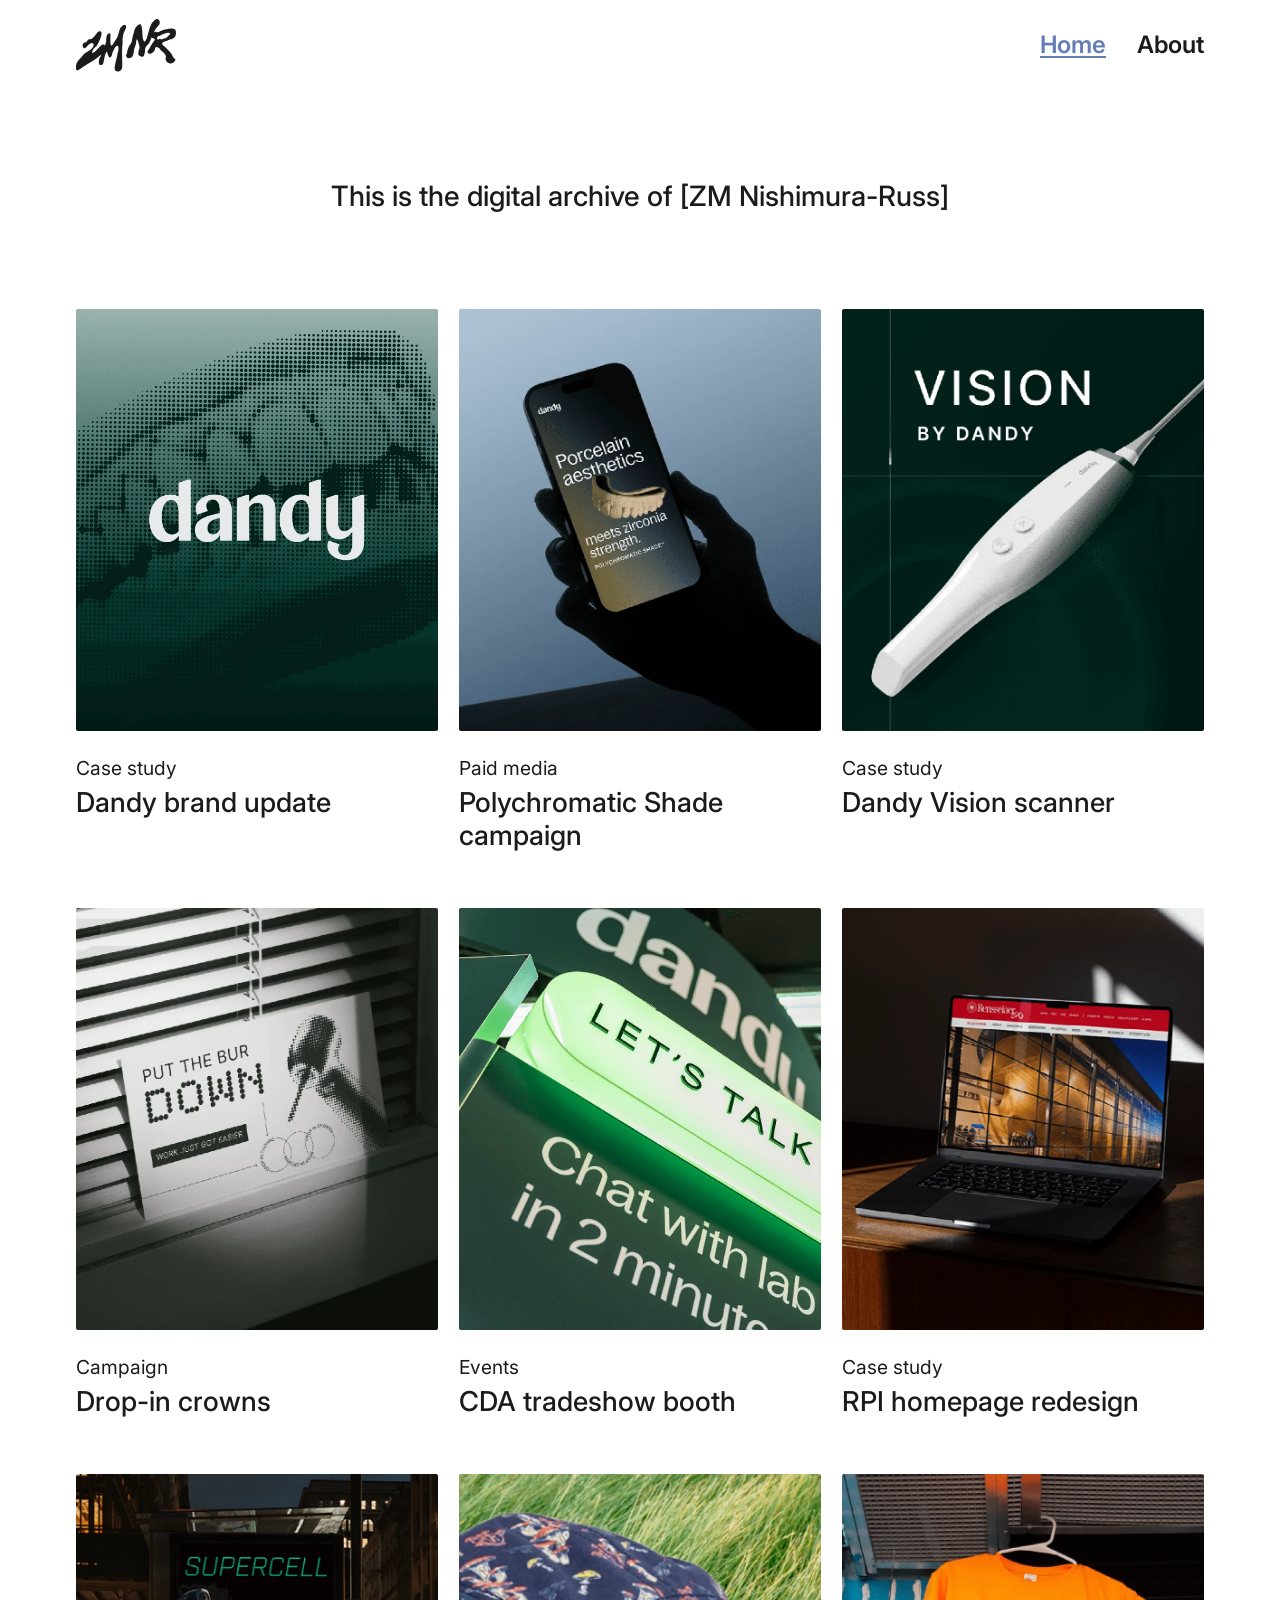
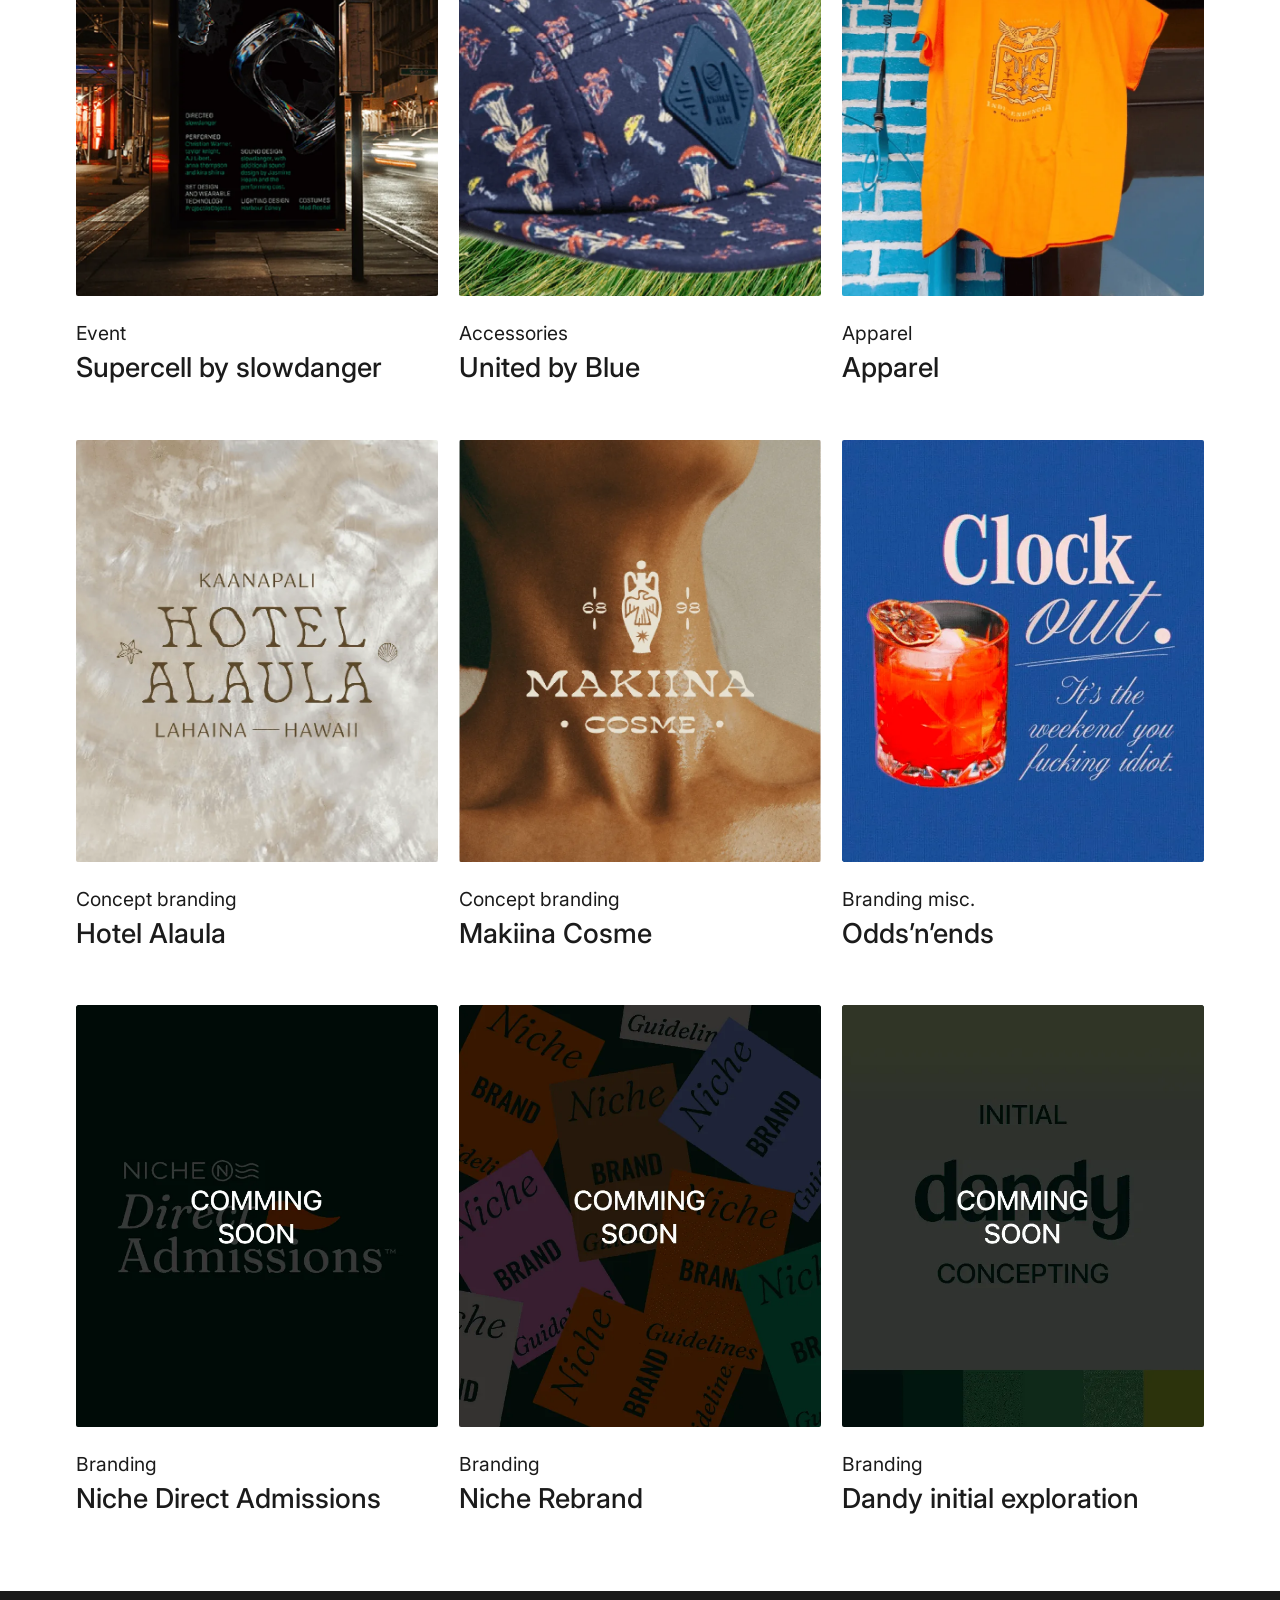
<file: index.html>
<!DOCTYPE html>
<html lang="en">
<head>
  <meta charset="utf-8">
  <meta name="viewport" content="width=device-width, initial-scale=1">
  <title>ZM Nishimura-Russ</title>
  <meta name="description" content="The digital archive of ZM Nishimura-Russ, a multidisciplinary artist and designer in Pittsburgh, PA.">
  <link rel="canonical" href="https://zoemana.com/">
  <meta property="og:title" content="ZM Nishimura-Russ">
  <meta property="og:description" content="The digital archive of ZM Nishimura-Russ, a multidisciplinary artist and designer in Pittsburgh, PA.">
  <meta property="og:image" content="https://zoemana.com/assets/img/home/01.webp">
  <meta property="og:url" content="https://zoemana.com/">
  <meta name="twitter:card" content="summary_large_image">
  <link rel="icon" href="assets/favicon.svg" type="image/svg+xml">
  <link rel="preconnect" href="https://fonts.googleapis.com">
  <link rel="preconnect" href="https://fonts.gstatic.com" crossorigin>
  <link rel="stylesheet" href="https://fonts.googleapis.com/css2?family=Inter:wght@300;400;500;600&display=swap">
  <link rel="stylesheet" href="assets/css/site.css">
</head>
<body id="top">
  <header class="site-header">
    <div class="wrap">
      <a class="logo" href="./" aria-label="ZM Nishimura-Russ — home"><svg viewBox="0 0 100 53" fill="none" aria-hidden="true"><path d="M43.692 10.5259C44.4745 8.50588 47.2421 4.89866 49.608 6.32375L49.692 6.41066C50.3985 7.4019 49.863 8.69112 49.6998 9.76613C49.289 11.2709 48.0901 12.5162 47.6793 14.021C46.4036 17.7608 46.6591 20.6011 46.5445 24.6021C45.4439 32.1716 46.54 39.962 46.2271 47.6626C46.1112 51.1902 43.5462 52.9903 40.2701 52.2505C38.9426 51.7738 38.689 49.9662 38.6031 48.7183C39.0477 44.0728 40.6958 39.9032 41.4302 35.1294C41.7563 32.807 43.0349 30.3578 42.3658 27.9038C42.1565 27.0861 41.4094 26.5249 40.5816 26.9097C38.7599 27.7225 38.1855 30.1736 37.1539 32.021C35.9154 34.04 36.5463 38 33.8121 38.5523C33.2315 38.4214 32.5237 37 32.191 36.5259C31.7749 35.8794 31.6475 34.5452 31.438 33.6411C30.6014 30.4986 28.7517 37.0339 28.6295 37.8941C28.3014 39.3129 27.9733 40.7748 27.7281 42.1939C27.6059 43.0539 27.5663 43.914 27.0709 44.6441C26.4932 45.7181 24.9621 46.5321 23.9244 45.8843C22.5542 44.8912 22.6316 42.7396 23.0425 41.2778C23.248 40.5901 23.205 39.9446 23.6177 39.2573C24.3529 38.0495 24.9023 36.8403 25.2388 35.4898C19.7332 40.2763 13.6069 43.8107 7.32965 47.7349C5.7565 48.5053 1.58138 52.9256 0.249572 50.6851C-0.12647 49.4364 0.0349249 47.6731 0.0317982 46.3823C0.481443 43.802 1.88534 41.74 3.91168 39.8521C5.19355 38.6507 5.93596 37.2326 7.09332 35.9448C9.98653 32.5964 15.1243 31.6634 17.1871 27.7105C18.0946 25.9488 17.6743 23.796 15.3541 24.1343C14.6911 24.1328 14.1531 24.5619 13.6568 24.9478C13.1603 25.2906 12.7053 25.505 12.2505 25.9771C11.0513 27.0926 10.1434 28.9404 8.6109 29.3667C7.61696 29.5359 7.11704 28.3301 6.90777 27.5122C6.44925 26.4355 6.57026 25.188 7.39703 24.3296C8.09937 23.428 9.67427 23.5606 10.5015 22.8316C11.2461 22.2311 11.6587 21.1135 12.4449 20.5562C12.9827 20.2136 13.6869 20.2577 14.3082 20.1734C15.4268 20.0902 16.0895 19.7051 16.9576 18.8472C18.8185 17.131 20.0571 14.7677 21.8765 13.0083C22.3312 12.4932 22.8694 12.322 23.5738 12.2378C29.0014 11.5637 21.7429 26.3457 19.7154 27.7603C18.4332 28.8326 17.0674 29.8188 16.6158 31.5816C16.3689 32.3121 15.9571 33.042 16.2486 33.731L16.3316 33.8179C18.6548 34.6836 23.03 27.467 25.3482 26.311C25.8034 26.0111 26.2175 25.6684 26.7144 25.4976C27.5234 25.2545 28.4439 25.7242 28.8716 26.4644C29.3142 25.5032 29.7015 24.5424 29.9625 23.5698C30.494 20.6027 29.6982 16.9868 32.0132 14.7124C32.7576 14.026 34.1665 13.9431 34.4175 14.8902C34.7118 16.5689 34.4261 18.4616 34.3882 19.9243C34.3078 20.9136 34.3932 21.7746 34.4371 22.7642C34.5648 24.1841 34.2364 25.5602 34.9839 26.2505C36.52 27.287 37.2193 24.9222 37.8384 23.8482C38.3339 23.075 38.8712 22.3019 39.3668 21.5718C42.0112 18.2658 42.375 14.3516 43.692 10.5259Z" fill="currentColor"/><path d="M80.7732 0.0306657C82.7837 -0.278343 83.6731 1.80979 83.8279 3.51113C83.7506 4.82595 82.9771 6.06389 82.0877 7.03067C80.2461 8.9151 78.8897 11.1081 77.7302 13.4516C77.9195 13.361 78.1066 13.2773 78.2908 13.2064C79.2575 12.7811 80.1084 12.5493 80.8045 13.1293C82.274 13.7867 84.1695 12.3166 85.7937 11.6205C90.9371 10.0736 101.455 6.63265 99.8308 15.14C99.7921 17.9628 96.9309 19.7033 94.572 20.3607C92.6385 21.0568 90.6655 22.1399 88.8093 22.4105C88.5002 22.4492 88.1908 22.5259 87.8816 22.7191C83.8598 25.1167 87.9594 26.4703 89.0808 27.9398C92.1744 30.8014 95.2676 33.6247 97.1238 37.8783C97.5105 39.1157 99.057 39.6186 99.5213 40.6625V40.7787C98.9412 43.0215 96.0413 44.7235 94.2625 44.4916C93.2184 44.0276 91.7492 43.9108 91.0144 42.9828C90.2023 41.7067 89.1196 40.3536 89.8543 38.3041C90.241 34.1664 85.6002 32.7352 83.9373 29.9897C83.0865 28.9069 79.3738 26.2385 78.9871 29.8734C78.9871 30.3375 78.9095 30.8406 78.6775 31.266C77.943 32.2326 77.3243 33.3149 76.242 33.8949C75.4299 34.359 74.5785 34.7852 73.7664 34.7465C72.529 34.7077 70.6347 33.702 71.949 31.8461C74.1532 28.443 75.7778 24.6913 78.4461 21.559C79.8382 19.0799 76.7865 19.4041 75.5252 18.4457C75.4038 18.7391 75.2827 19.0332 75.1609 19.3275C74.4262 21.5317 73.8123 23.8139 71.9949 25.5541C69.5587 27.7196 69.1408 28.6767 68.9861 32.2729C68.9474 33.1623 68.6763 34.1608 68.3787 35.2768L68.2752 35.6557C68.1058 36.2718 67.8249 36.8523 67.447 37.3676C67.2865 37.5865 67.0631 37.7576 66.7957 37.8041C66.6035 37.8375 66.3912 37.8567 66.158 37.8598C65.1845 37.8726 64.2603 37.3803 63.447 36.8451C62.9527 36.5199 62.4981 36.174 62.4392 35.8402C62.1686 34.1774 62.5971 31.329 63.3318 29.7436C64.0267 28.3865 62.5129 23.6564 61.5047 21.057C61.2659 20.4415 60.58 20.2799 60.4119 20.9184C60.11 22.0656 60.2546 23.8475 60.0066 24.5639C59.736 25.3759 59.5407 26.766 59.1541 27.5395C57.5686 30.3237 58.3049 32.8627 57.1062 35.8402C56.6808 36.9617 56.3324 38.3924 54.9402 38.6244C51.9486 40.4562 49.8867 37.542 50.0027 36.7299C50.08 35.9951 50.6599 35.376 50.8533 34.5639C51.472 31.509 51.9368 28.5702 53.909 26.018C54.6824 24.7032 55.6099 23.4269 55.8806 21.9574C56.2287 19.5212 56.6541 17.162 57.4275 14.8031C57.6595 14.1458 58.0078 13.4884 58.1238 12.7924C58.5105 10.2016 60.3546 6.41248 63.7185 5.32949C65.8841 5.09747 65.5756 7.99769 65.9236 9.46719C66.8902 13.3341 65.8072 17.8198 67.5086 21.5707C69.7901 25.4765 71.8666 14.8041 72.408 13.4506C73.8001 9.11945 74.7792 4.09133 78.8396 1.11367C79.381 0.572395 80.0386 0.107994 80.7732 0.0306657ZM93.2957 13.9027C92.2516 13.516 90.782 13.5932 89.6218 14.1732C87.727 14.4053 85.7155 15.9135 83.782 16.6869C83.2021 16.9573 82.4674 16.7253 81.8875 17.3051C81.5395 17.6144 81.462 18.1174 81.3074 18.5814C81.2301 19.0067 80.8823 19.5094 80.9207 19.8188C81.1914 20.6695 82.0033 20.9789 82.9314 20.2055C83.7048 19.7801 83.9372 20.2057 85.1746 20.3217C85.4066 20.5537 86.2689 19.9967 86.864 19.9223C87.6823 19.82 87.6145 19.591 88.4265 19.475C89.8185 19.127 90.8208 18.659 91.7488 17.4604C92.4835 16.455 93.8757 15.8362 94.2625 14.6762L94.2234 14.598C94.0299 14.4433 93.6048 14.1346 93.2957 13.9027Z" fill="currentColor"/></svg></a>
      <nav class="nav" aria-label="Main">
        <a href="./" aria-current="page">Home</a>
        <a href="page_about">About</a>
      </nav>
    </div>
  </header>

  <main>
    <div class="wrap">
      <p class="home-intro">This is the digital archive of [ZM Nishimura-Russ]</p>
      <div class="work-grid">
        <a class="card" href="page_dandy-brand-update"><div class="thumb"><img src="assets/img/home/01.webp" width="672" height="786" alt="Dandy brand update" decoding="async"></div><p class="kind">Case study</p><h2 class="name">Dandy brand update</h2></a>
        <a class="card" href="page_polychromatic"><div class="thumb"><img src="assets/img/home/02.webp" width="800" height="935" alt="Polychromatic Shade campaign" decoding="async"></div><p class="kind">Paid media</p><h2 class="name">Polychromatic Shade campaign</h2></a>
        <a class="card" href="page_vision"><div class="thumb"><img src="assets/img/home/03.webp" width="800" height="935" alt="Dandy Vision scanner" decoding="async"></div><p class="kind">Case study</p><h2 class="name">Dandy Vision scanner</h2></a>
        <a class="card" href="page_drop-in-crowns"><div class="thumb"><img src="assets/img/home/04.webp" width="800" height="935" alt="Drop-in crowns" decoding="async"></div><p class="kind">Campaign</p><h2 class="name">Drop-in crowns</h2></a>
        <a class="card" href="page_cda"><div class="thumb"><img src="assets/img/home/05.webp" width="674" height="786" alt="CDA tradeshow booth" decoding="async"></div><p class="kind">Events</p><h2 class="name">CDA tradeshow booth</h2></a>
        <a class="card" href="page_rpi"><div class="thumb"><img src="assets/img/home/06.webp" width="800" height="935" alt="RPI homepage redesign" decoding="async"></div><p class="kind">Case study</p><h2 class="name">RPI homepage redesign</h2></a>
        <a class="card" href="page_supercell"><div class="thumb"><img src="assets/img/home/07.webp" width="800" height="935" alt="Supercell by slowdanger" loading="lazy" decoding="async"></div><p class="kind">Event</p><h2 class="name">Supercell by slowdanger</h2></a>
        <a class="card" href="page_ubb"><div class="thumb"><img src="assets/img/home/08.webp" width="800" height="935" alt="United by Blue" loading="lazy" decoding="async"></div><p class="kind">Accessories</p><h2 class="name">United by Blue</h2></a>
        <a class="card" href="page_apparel"><div class="thumb"><img src="assets/img/home/09.webp" width="800" height="935" alt="Apparel" loading="lazy" decoding="async"></div><p class="kind">Apparel</p><h2 class="name">Apparel</h2></a>
        <a class="card" href="page_hotel-alaula"><div class="thumb"><img src="assets/img/home/10.webp" width="800" height="935" alt="Hotel Alaula" loading="lazy" decoding="async"></div><p class="kind">Concept branding</p><h2 class="name">Hotel Alaula</h2></a>
        <a class="card" href="page_makiina"><div class="thumb"><img src="assets/img/home/11.webp" width="800" height="935" alt="Makiina Cosme" loading="lazy" decoding="async"></div><p class="kind">Concept branding</p><h2 class="name">Makiina Cosme</h2></a>
        <a class="card" href="page_oddsnends"><div class="thumb"><img src="assets/img/home/12.webp" width="674" height="788" alt="Odds’n’ends" loading="lazy" decoding="async"></div><p class="kind">Branding misc.</p><h2 class="name">Odds’n’ends</h2></a>
        <div class="card"><div class="thumb"><img src="assets/img/home/13.webp" width="674" height="788" alt="Niche Direct Admissions" loading="lazy" decoding="async"></div><p class="kind">Branding</p><h2 class="name">Niche Direct Admissions</h2></div>
        <div class="card"><div class="thumb"><img src="assets/img/home/14.webp" width="674" height="788" alt="Niche Rebrand" loading="lazy" decoding="async"></div><p class="kind">Branding</p><h2 class="name">Niche Rebrand</h2></div>
        <div class="card"><div class="thumb"><img src="assets/img/home/15.webp" width="674" height="788" alt="Dandy initial exploration" loading="lazy" decoding="async"></div><p class="kind">Branding</p><h2 class="name">Dandy initial exploration</h2></div>
      </div>
    </div>
  </main>

  <footer class="site-footer">
    <div class="bar">
      <span>@1995 East Village, New York City, NY</span>
      <a href="https://www.linkedin.com/in/zmnishimura-russ/" target="_blank" rel="noopener">LinkedIn</a>
      <span>South Side, Pittsburgh, PA</span>
    </div>
  </footer>
</body>
</html>
</file>
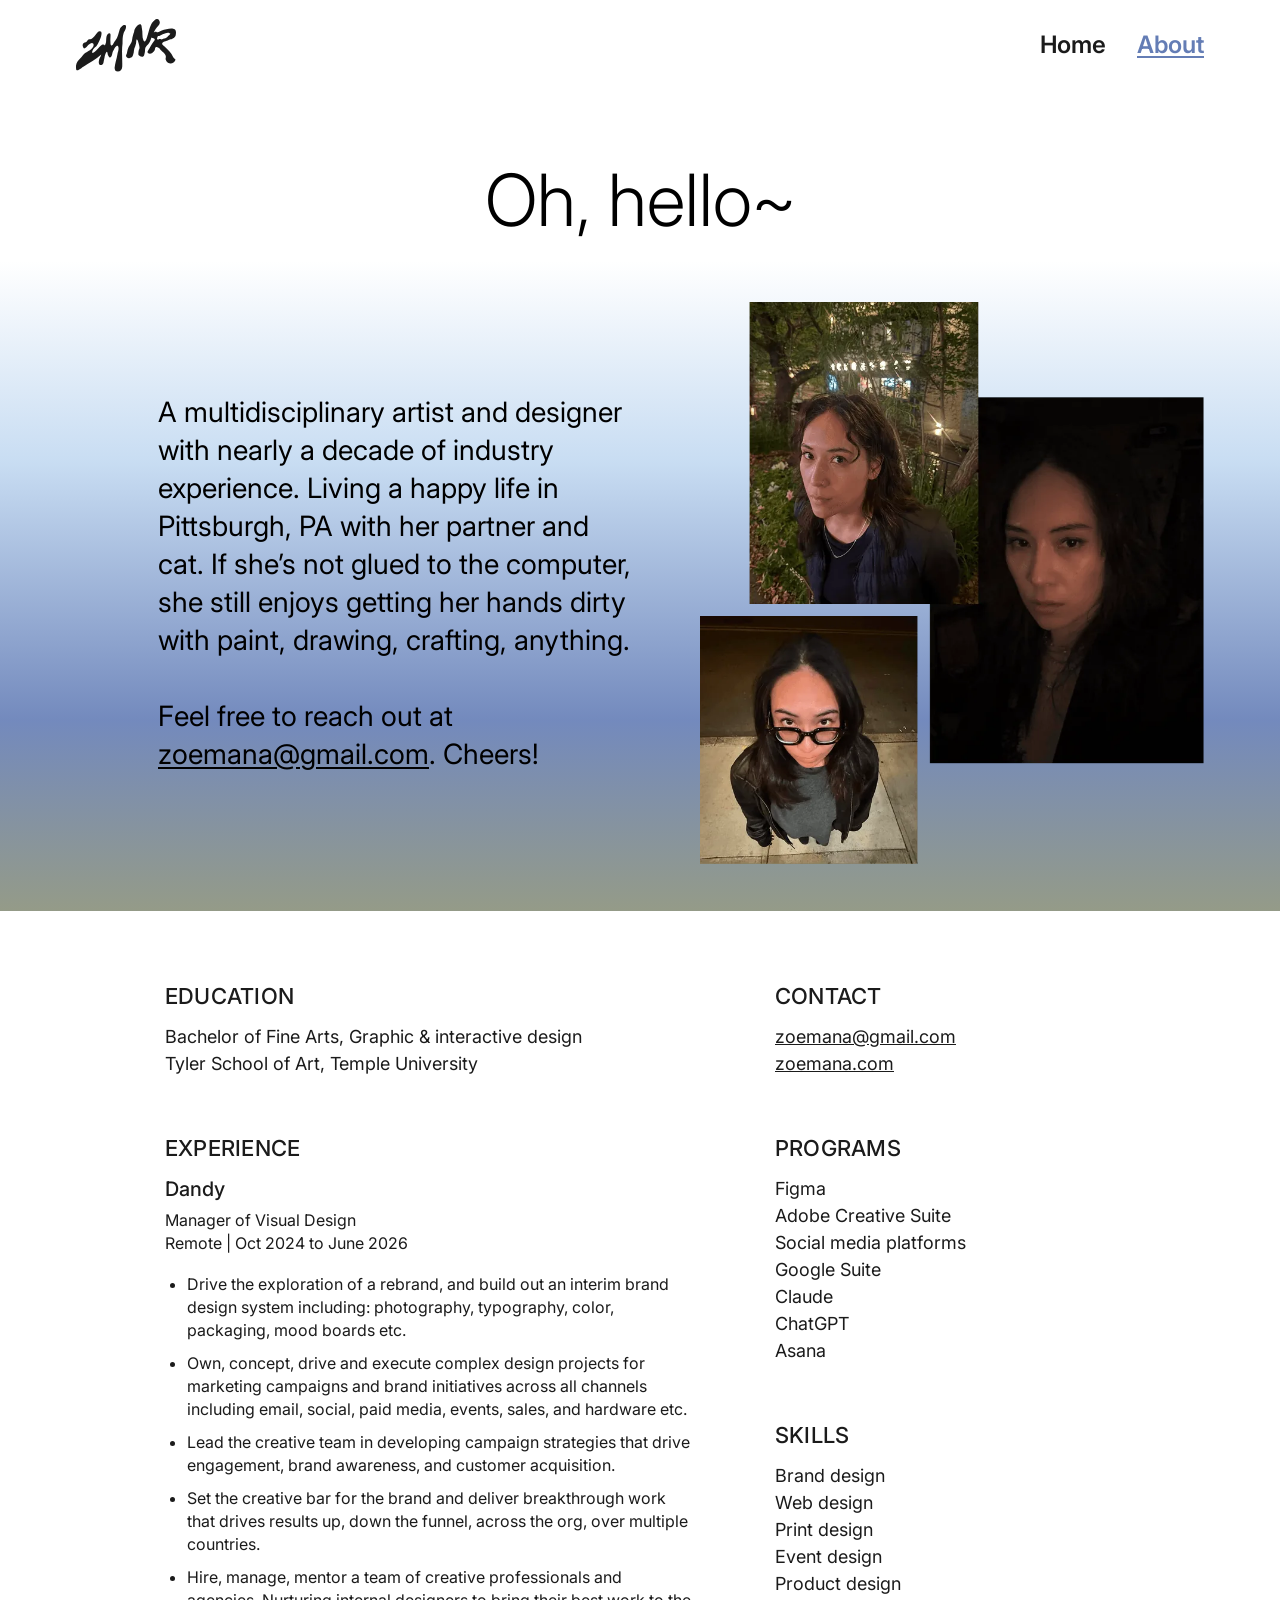
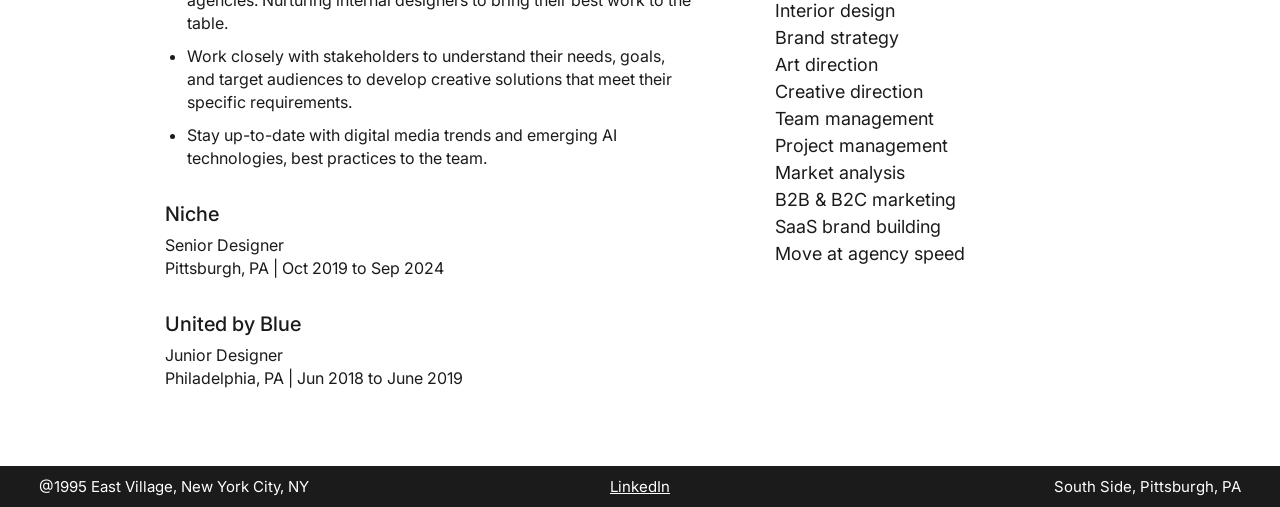
<file: page_about.html>
<!DOCTYPE html>
<html lang="en">
<head>
  <meta charset="utf-8">
  <meta name="viewport" content="width=device-width, initial-scale=1">
  <title>About — ZM Nishimura-Russ</title>
  <meta name="description" content="ZM Nishimura-Russ is a multidisciplinary artist and designer with nearly a decade of industry experience, based in Pittsburgh, PA.">
  <link rel="canonical" href="https://zoemana.com/page_about">
  <meta property="og:title" content="About — ZM Nishimura-Russ">
  <meta property="og:description" content="ZM Nishimura-Russ is a multidisciplinary artist and designer with nearly a decade of industry experience, based in Pittsburgh, PA.">
  <meta property="og:image" content="https://zoemana.com/assets/img/about/01.webp">
  <meta property="og:url" content="https://zoemana.com/page_about">
  <meta name="twitter:card" content="summary_large_image">
  <link rel="icon" href="assets/favicon.svg" type="image/svg+xml">
  <link rel="preconnect" href="https://fonts.googleapis.com">
  <link rel="preconnect" href="https://fonts.gstatic.com" crossorigin>
  <link rel="stylesheet" href="https://fonts.googleapis.com/css2?family=Inter:wght@300;400;500;600&display=swap">
  <link rel="stylesheet" href="assets/css/site.css">
</head>
<body id="top">
  <header class="site-header">
    <div class="wrap">
      <a class="logo" href="./" aria-label="ZM Nishimura-Russ — home"><svg viewBox="0 0 100 53" fill="none" aria-hidden="true"><path d="M43.692 10.5259C44.4745 8.50588 47.2421 4.89866 49.608 6.32375L49.692 6.41066C50.3985 7.4019 49.863 8.69112 49.6998 9.76613C49.289 11.2709 48.0901 12.5162 47.6793 14.021C46.4036 17.7608 46.6591 20.6011 46.5445 24.6021C45.4439 32.1716 46.54 39.962 46.2271 47.6626C46.1112 51.1902 43.5462 52.9903 40.2701 52.2505C38.9426 51.7738 38.689 49.9662 38.6031 48.7183C39.0477 44.0728 40.6958 39.9032 41.4302 35.1294C41.7563 32.807 43.0349 30.3578 42.3658 27.9038C42.1565 27.0861 41.4094 26.5249 40.5816 26.9097C38.7599 27.7225 38.1855 30.1736 37.1539 32.021C35.9154 34.04 36.5463 38 33.8121 38.5523C33.2315 38.4214 32.5237 37 32.191 36.5259C31.7749 35.8794 31.6475 34.5452 31.438 33.6411C30.6014 30.4986 28.7517 37.0339 28.6295 37.8941C28.3014 39.3129 27.9733 40.7748 27.7281 42.1939C27.6059 43.0539 27.5663 43.914 27.0709 44.6441C26.4932 45.7181 24.9621 46.5321 23.9244 45.8843C22.5542 44.8912 22.6316 42.7396 23.0425 41.2778C23.248 40.5901 23.205 39.9446 23.6177 39.2573C24.3529 38.0495 24.9023 36.8403 25.2388 35.4898C19.7332 40.2763 13.6069 43.8107 7.32965 47.7349C5.7565 48.5053 1.58138 52.9256 0.249572 50.6851C-0.12647 49.4364 0.0349249 47.6731 0.0317982 46.3823C0.481443 43.802 1.88534 41.74 3.91168 39.8521C5.19355 38.6507 5.93596 37.2326 7.09332 35.9448C9.98653 32.5964 15.1243 31.6634 17.1871 27.7105C18.0946 25.9488 17.6743 23.796 15.3541 24.1343C14.6911 24.1328 14.1531 24.5619 13.6568 24.9478C13.1603 25.2906 12.7053 25.505 12.2505 25.9771C11.0513 27.0926 10.1434 28.9404 8.6109 29.3667C7.61696 29.5359 7.11704 28.3301 6.90777 27.5122C6.44925 26.4355 6.57026 25.188 7.39703 24.3296C8.09937 23.428 9.67427 23.5606 10.5015 22.8316C11.2461 22.2311 11.6587 21.1135 12.4449 20.5562C12.9827 20.2136 13.6869 20.2577 14.3082 20.1734C15.4268 20.0902 16.0895 19.7051 16.9576 18.8472C18.8185 17.131 20.0571 14.7677 21.8765 13.0083C22.3312 12.4932 22.8694 12.322 23.5738 12.2378C29.0014 11.5637 21.7429 26.3457 19.7154 27.7603C18.4332 28.8326 17.0674 29.8188 16.6158 31.5816C16.3689 32.3121 15.9571 33.042 16.2486 33.731L16.3316 33.8179C18.6548 34.6836 23.03 27.467 25.3482 26.311C25.8034 26.0111 26.2175 25.6684 26.7144 25.4976C27.5234 25.2545 28.4439 25.7242 28.8716 26.4644C29.3142 25.5032 29.7015 24.5424 29.9625 23.5698C30.494 20.6027 29.6982 16.9868 32.0132 14.7124C32.7576 14.026 34.1665 13.9431 34.4175 14.8902C34.7118 16.5689 34.4261 18.4616 34.3882 19.9243C34.3078 20.9136 34.3932 21.7746 34.4371 22.7642C34.5648 24.1841 34.2364 25.5602 34.9839 26.2505C36.52 27.287 37.2193 24.9222 37.8384 23.8482C38.3339 23.075 38.8712 22.3019 39.3668 21.5718C42.0112 18.2658 42.375 14.3516 43.692 10.5259Z" fill="currentColor"/><path d="M80.7732 0.0306657C82.7837 -0.278343 83.6731 1.80979 83.8279 3.51113C83.7506 4.82595 82.9771 6.06389 82.0877 7.03067C80.2461 8.9151 78.8897 11.1081 77.7302 13.4516C77.9195 13.361 78.1066 13.2773 78.2908 13.2064C79.2575 12.7811 80.1084 12.5493 80.8045 13.1293C82.274 13.7867 84.1695 12.3166 85.7937 11.6205C90.9371 10.0736 101.455 6.63265 99.8308 15.14C99.7921 17.9628 96.9309 19.7033 94.572 20.3607C92.6385 21.0568 90.6655 22.1399 88.8093 22.4105C88.5002 22.4492 88.1908 22.5259 87.8816 22.7191C83.8598 25.1167 87.9594 26.4703 89.0808 27.9398C92.1744 30.8014 95.2676 33.6247 97.1238 37.8783C97.5105 39.1157 99.057 39.6186 99.5213 40.6625V40.7787C98.9412 43.0215 96.0413 44.7235 94.2625 44.4916C93.2184 44.0276 91.7492 43.9108 91.0144 42.9828C90.2023 41.7067 89.1196 40.3536 89.8543 38.3041C90.241 34.1664 85.6002 32.7352 83.9373 29.9897C83.0865 28.9069 79.3738 26.2385 78.9871 29.8734C78.9871 30.3375 78.9095 30.8406 78.6775 31.266C77.943 32.2326 77.3243 33.3149 76.242 33.8949C75.4299 34.359 74.5785 34.7852 73.7664 34.7465C72.529 34.7077 70.6347 33.702 71.949 31.8461C74.1532 28.443 75.7778 24.6913 78.4461 21.559C79.8382 19.0799 76.7865 19.4041 75.5252 18.4457C75.4038 18.7391 75.2827 19.0332 75.1609 19.3275C74.4262 21.5317 73.8123 23.8139 71.9949 25.5541C69.5587 27.7196 69.1408 28.6767 68.9861 32.2729C68.9474 33.1623 68.6763 34.1608 68.3787 35.2768L68.2752 35.6557C68.1058 36.2718 67.8249 36.8523 67.447 37.3676C67.2865 37.5865 67.0631 37.7576 66.7957 37.8041C66.6035 37.8375 66.3912 37.8567 66.158 37.8598C65.1845 37.8726 64.2603 37.3803 63.447 36.8451C62.9527 36.5199 62.4981 36.174 62.4392 35.8402C62.1686 34.1774 62.5971 31.329 63.3318 29.7436C64.0267 28.3865 62.5129 23.6564 61.5047 21.057C61.2659 20.4415 60.58 20.2799 60.4119 20.9184C60.11 22.0656 60.2546 23.8475 60.0066 24.5639C59.736 25.3759 59.5407 26.766 59.1541 27.5395C57.5686 30.3237 58.3049 32.8627 57.1062 35.8402C56.6808 36.9617 56.3324 38.3924 54.9402 38.6244C51.9486 40.4562 49.8867 37.542 50.0027 36.7299C50.08 35.9951 50.6599 35.376 50.8533 34.5639C51.472 31.509 51.9368 28.5702 53.909 26.018C54.6824 24.7032 55.6099 23.4269 55.8806 21.9574C56.2287 19.5212 56.6541 17.162 57.4275 14.8031C57.6595 14.1458 58.0078 13.4884 58.1238 12.7924C58.5105 10.2016 60.3546 6.41248 63.7185 5.32949C65.8841 5.09747 65.5756 7.99769 65.9236 9.46719C66.8902 13.3341 65.8072 17.8198 67.5086 21.5707C69.7901 25.4765 71.8666 14.8041 72.408 13.4506C73.8001 9.11945 74.7792 4.09133 78.8396 1.11367C79.381 0.572395 80.0386 0.107994 80.7732 0.0306657ZM93.2957 13.9027C92.2516 13.516 90.782 13.5932 89.6218 14.1732C87.727 14.4053 85.7155 15.9135 83.782 16.6869C83.2021 16.9573 82.4674 16.7253 81.8875 17.3051C81.5395 17.6144 81.462 18.1174 81.3074 18.5814C81.2301 19.0067 80.8823 19.5094 80.9207 19.8188C81.1914 20.6695 82.0033 20.9789 82.9314 20.2055C83.7048 19.7801 83.9372 20.2057 85.1746 20.3217C85.4066 20.5537 86.2689 19.9967 86.864 19.9223C87.6823 19.82 87.6145 19.591 88.4265 19.475C89.8185 19.127 90.8208 18.659 91.7488 17.4604C92.4835 16.455 93.8757 15.8362 94.2625 14.6762L94.2234 14.598C94.0299 14.4433 93.6048 14.1346 93.2957 13.9027Z" fill="currentColor"/></svg></a>
      <nav class="nav" aria-label="Main">
        <a href="./">Home</a>
        <a href="page_about" aria-current="page">About</a>
      </nav>
    </div>
  </header>

  <main>
    <h1 class="page-title about-title">Oh, hello~</h1>
    <section class="about-hero">
      <div class="wrap">
        <div class="prose lead"><p>A multidisciplinary artist and designer with nearly a decade of industry experience. Living a happy life in Pittsburgh, PA with her partner and cat. If she’s not glued to the computer, she still enjoys getting her hands dirty with paint, drawing, crafting, anything.</p><p>Feel free to reach out at <a href="mailto:zoemana@gmail.com">zoemana@gmail.com</a>. Cheers!</p></div>
        <img src="assets/img/about/01.webp" width="845" height="943" alt="Three portraits of ZM Nishimura-Russ">
      </div>
    </section>
    <div class="resume">
      <div>
        <section>
          <h2>Education</h2>
          <p>Bachelor of Fine Arts, Graphic &amp; interactive design<br>Tyler School of Art, Temple University</p>
        </section>
        <section>
          <h2>Experience</h2>
          <div class="job">
            <h3>Dandy</h3>
            <p class="meta">Manager of Visual Design<br>Remote | Oct 2024 to June 2026</p>
            <ul>
              <li>Drive the exploration of a rebrand, and build out an interim brand design system including: photography, typography, color, packaging, mood boards etc.</li>
              <li>Own, concept, drive and execute complex design projects for marketing campaigns and brand initiatives across all channels including email, social, paid media, events, sales, and hardware etc.</li>
              <li>Lead the creative team in developing campaign strategies that drive engagement, brand awareness, and customer acquisition.</li>
              <li>Set the creative bar for the brand and deliver breakthrough work that drives results up, down the funnel, across the org, over multiple countries.</li>
              <li>Hire, manage, mentor a team of creative professionals and agencies. Nurturing internal designers to bring their best work to the table.</li>
              <li>Work closely with stakeholders to understand their needs, goals, and target audiences to develop creative solutions that meet their specific requirements.</li>
              <li>Stay up-to-date with digital media trends and emerging AI technologies, best practices to the team.</li>
            </ul>
          </div>
          <div class="job">
            <h3>Niche</h3>
            <p class="meta">Senior Designer<br>Pittsburgh, PA | Oct 2019 to Sep 2024</p>
          </div>
          <div class="job">
            <h3>United by Blue</h3>
            <p class="meta">Junior Designer<br>Philadelphia, PA | Jun 2018 to June 2019</p>
          </div>
        </section>
      </div>
      <div>
        <section>
          <h2>Contact</h2>
          <ul class="plain">
            <li><a href="mailto:zoemana@gmail.com">zoemana@gmail.com</a></li>
            <li><a href="https://zoemana.com">zoemana.com</a></li>
          </ul>
        </section>
        <section>
          <h2>Programs</h2>
          <ul class="plain"><li>Figma</li><li>Adobe Creative Suite</li><li>Social media platforms</li><li>Google Suite</li><li>Claude</li><li>ChatGPT</li><li>Asana</li></ul>
        </section>
        <section>
          <h2>Skills</h2>
          <ul class="plain"><li>Brand design</li><li>Web design</li><li>Print design</li><li>Event design</li><li>Product design</li><li>Interior design</li><li>Brand strategy</li><li>Art direction</li><li>Creative direction</li><li>Team management</li><li>Project management</li><li>Market analysis</li><li>B2B &amp; B2C marketing</li><li>SaaS brand building</li><li>Move at agency speed</li></ul>
        </section>
      </div>
    </div>
  </main>

  <footer class="site-footer">
    <div class="bar">
      <span>@1995 East Village, New York City, NY</span>
      <a href="https://www.linkedin.com/in/zmnishimura-russ/" target="_blank" rel="noopener">LinkedIn</a>
      <span>South Side, Pittsburgh, PA</span>
    </div>
  </footer>
</body>
</html>
</file>
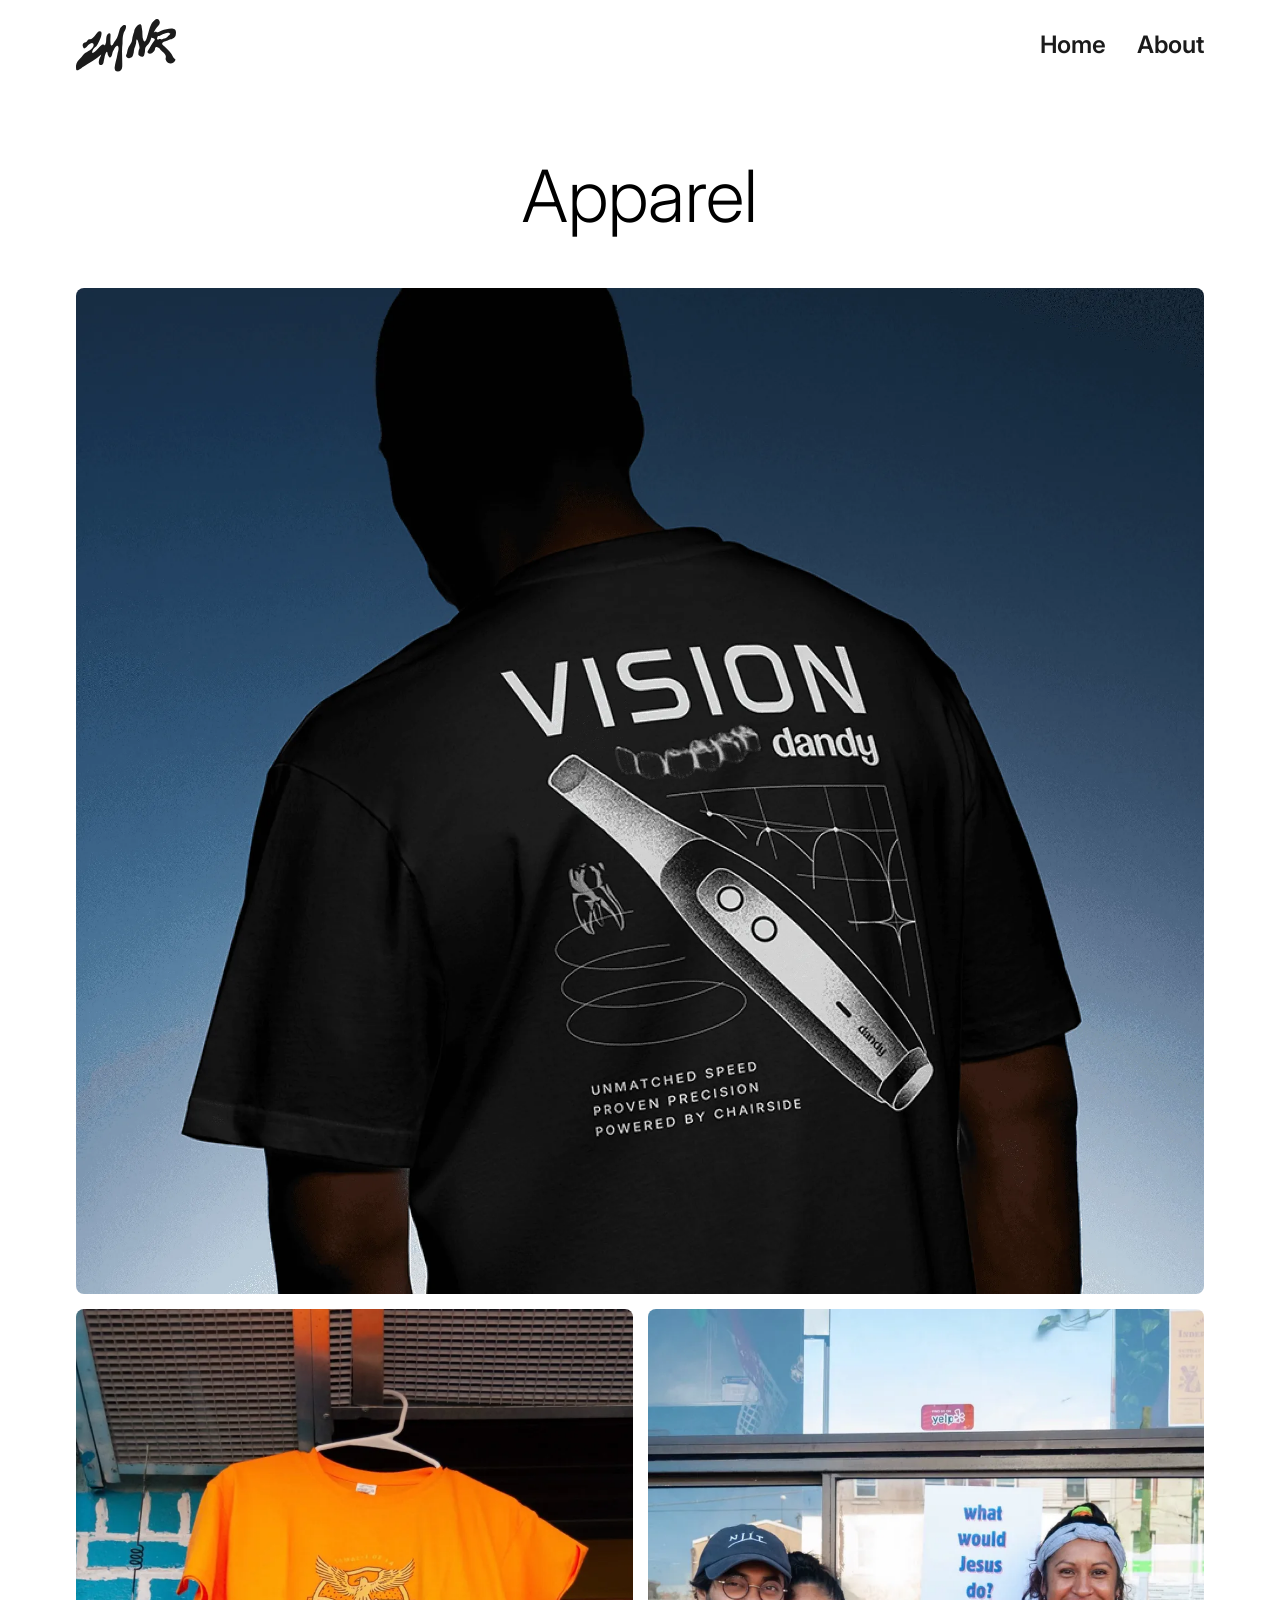
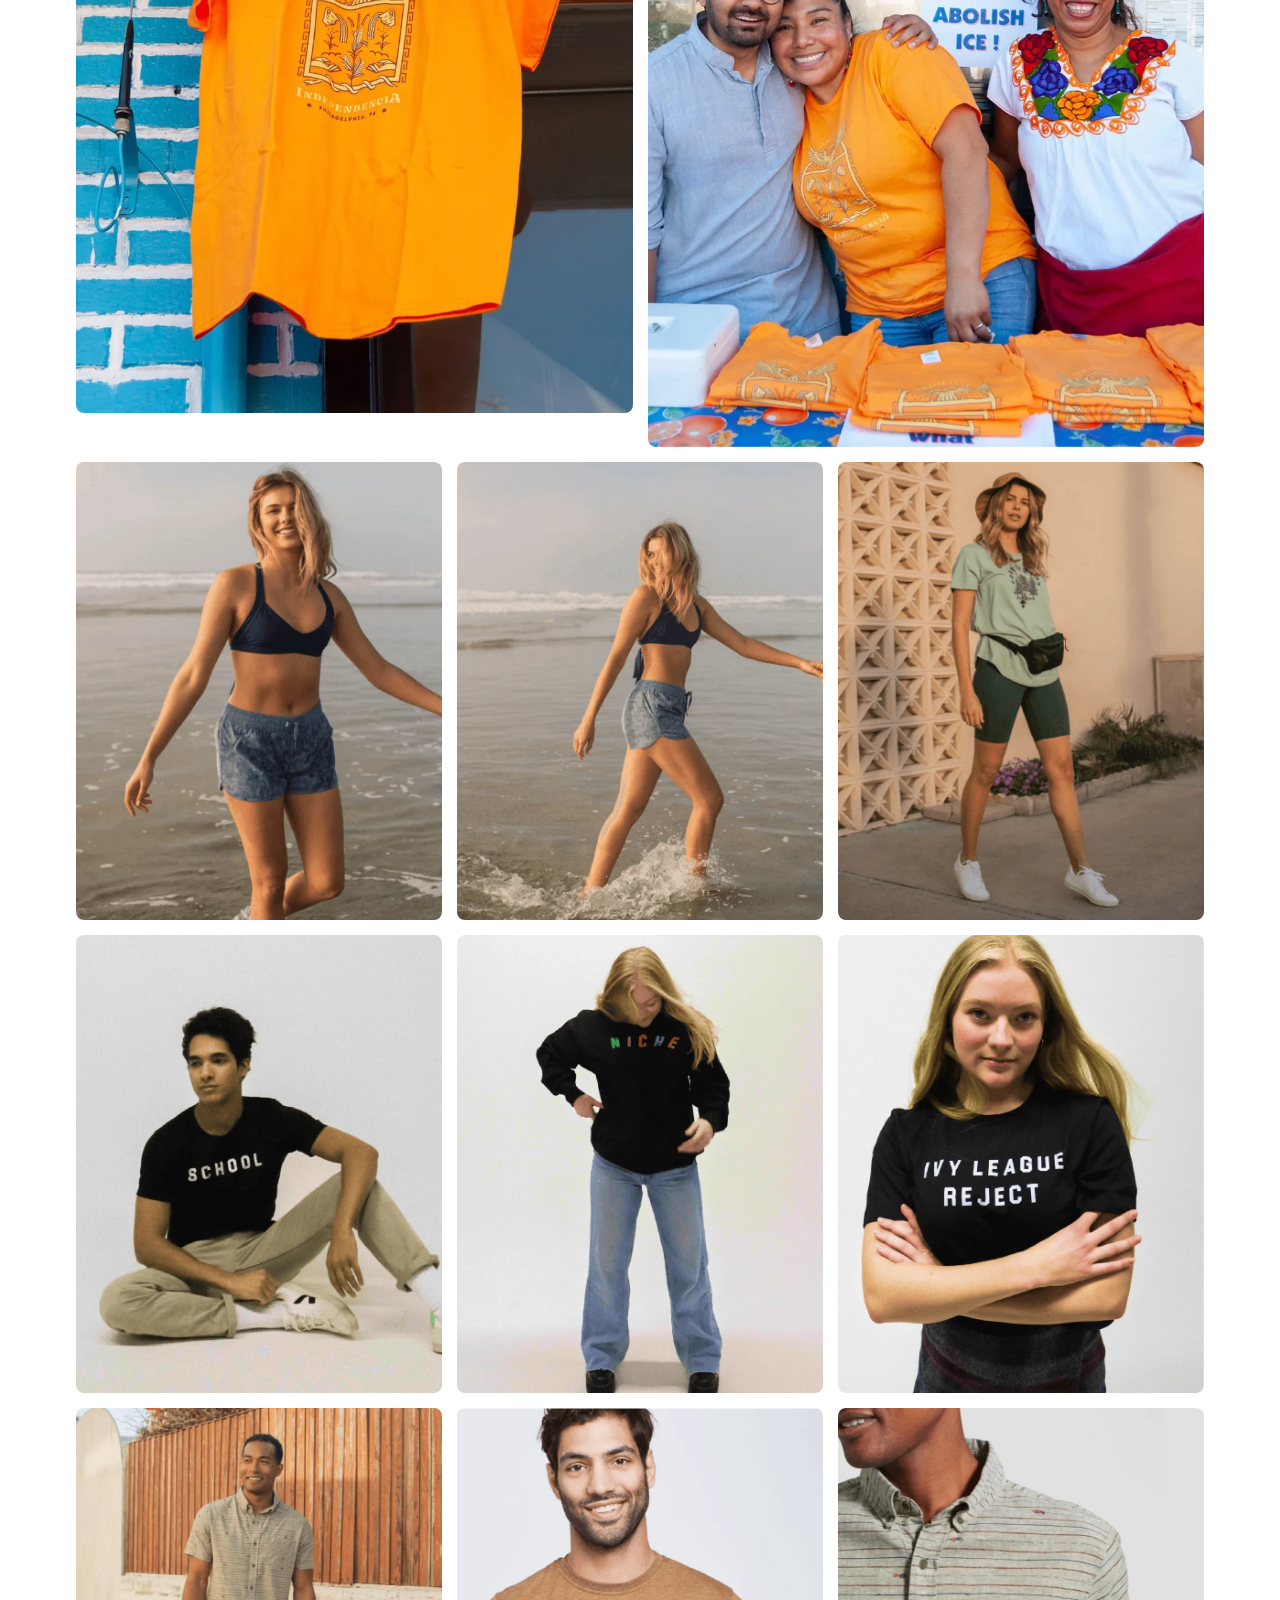
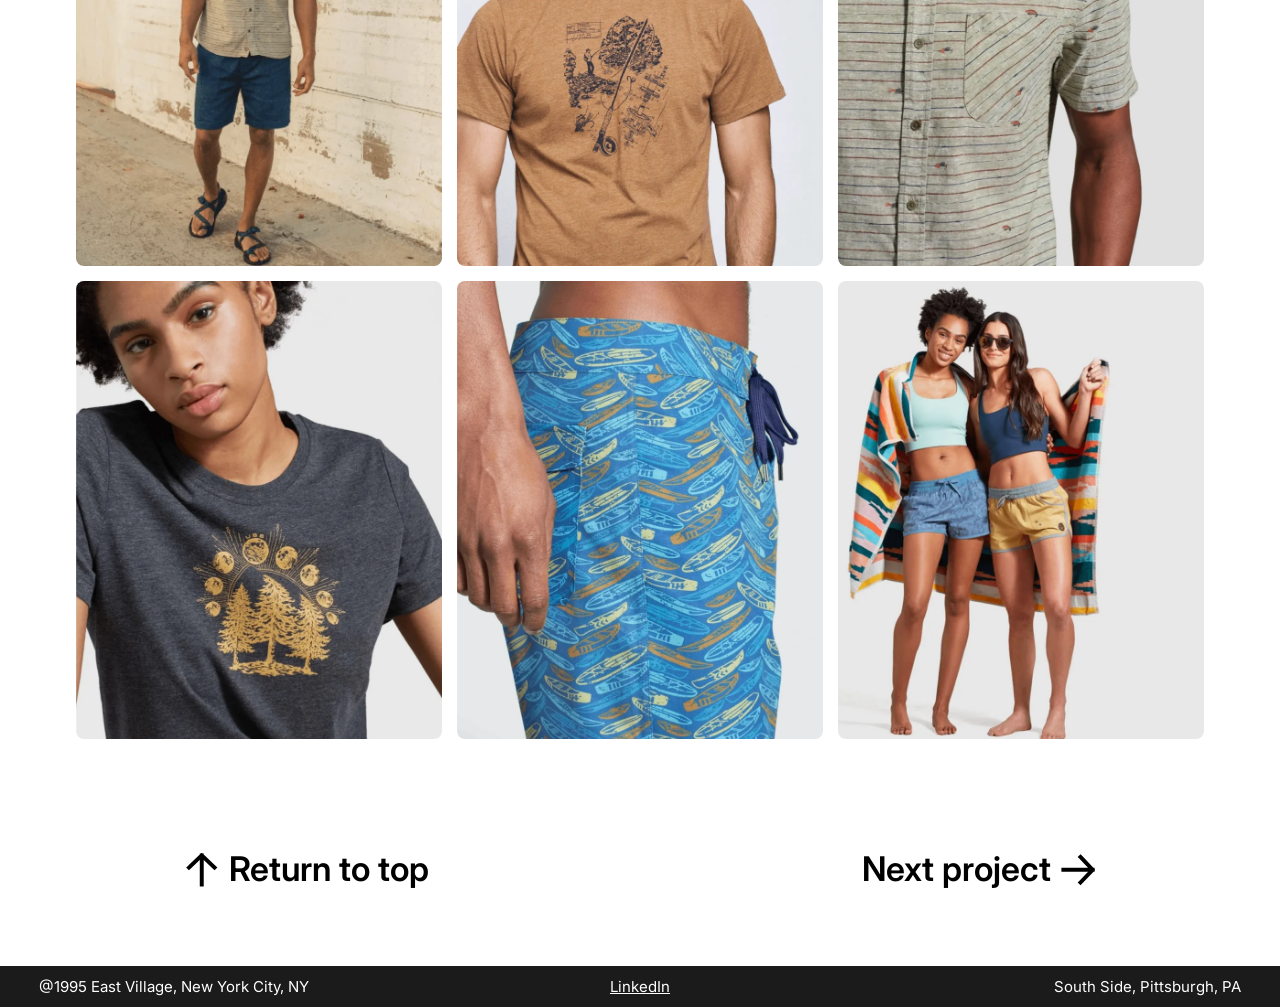
<file: page_apparel.html>
<!DOCTYPE html>
<html lang="en">
<head>
  <meta charset="utf-8">
  <meta name="viewport" content="width=device-width, initial-scale=1">
  <title>Apparel — ZM Nishimura-Russ</title>
  <meta name="description" content="Apparel and merchandise design by ZM Nishimura-Russ.">
  <link rel="canonical" href="https://zoemana.com/page_apparel">
  <meta property="og:title" content="Apparel — ZM Nishimura-Russ">
  <meta property="og:description" content="Apparel and merchandise design by ZM Nishimura-Russ.">
  <meta property="og:image" content="https://zoemana.com/assets/img/apparel/01.webp">
  <meta property="og:url" content="https://zoemana.com/page_apparel">
  <meta name="twitter:card" content="summary_large_image">
  <link rel="icon" href="assets/favicon.svg" type="image/svg+xml">
  <link rel="preconnect" href="https://fonts.googleapis.com">
  <link rel="preconnect" href="https://fonts.gstatic.com" crossorigin>
  <link rel="stylesheet" href="https://fonts.googleapis.com/css2?family=Inter:wght@300;400;500;600&display=swap">
  <link rel="stylesheet" href="assets/css/site.css">
</head>
<body id="top">
  <header class="site-header">
    <div class="wrap">
      <a class="logo" href="./" aria-label="ZM Nishimura-Russ — home"><svg viewBox="0 0 100 53" fill="none" aria-hidden="true"><path d="M43.692 10.5259C44.4745 8.50588 47.2421 4.89866 49.608 6.32375L49.692 6.41066C50.3985 7.4019 49.863 8.69112 49.6998 9.76613C49.289 11.2709 48.0901 12.5162 47.6793 14.021C46.4036 17.7608 46.6591 20.6011 46.5445 24.6021C45.4439 32.1716 46.54 39.962 46.2271 47.6626C46.1112 51.1902 43.5462 52.9903 40.2701 52.2505C38.9426 51.7738 38.689 49.9662 38.6031 48.7183C39.0477 44.0728 40.6958 39.9032 41.4302 35.1294C41.7563 32.807 43.0349 30.3578 42.3658 27.9038C42.1565 27.0861 41.4094 26.5249 40.5816 26.9097C38.7599 27.7225 38.1855 30.1736 37.1539 32.021C35.9154 34.04 36.5463 38 33.8121 38.5523C33.2315 38.4214 32.5237 37 32.191 36.5259C31.7749 35.8794 31.6475 34.5452 31.438 33.6411C30.6014 30.4986 28.7517 37.0339 28.6295 37.8941C28.3014 39.3129 27.9733 40.7748 27.7281 42.1939C27.6059 43.0539 27.5663 43.914 27.0709 44.6441C26.4932 45.7181 24.9621 46.5321 23.9244 45.8843C22.5542 44.8912 22.6316 42.7396 23.0425 41.2778C23.248 40.5901 23.205 39.9446 23.6177 39.2573C24.3529 38.0495 24.9023 36.8403 25.2388 35.4898C19.7332 40.2763 13.6069 43.8107 7.32965 47.7349C5.7565 48.5053 1.58138 52.9256 0.249572 50.6851C-0.12647 49.4364 0.0349249 47.6731 0.0317982 46.3823C0.481443 43.802 1.88534 41.74 3.91168 39.8521C5.19355 38.6507 5.93596 37.2326 7.09332 35.9448C9.98653 32.5964 15.1243 31.6634 17.1871 27.7105C18.0946 25.9488 17.6743 23.796 15.3541 24.1343C14.6911 24.1328 14.1531 24.5619 13.6568 24.9478C13.1603 25.2906 12.7053 25.505 12.2505 25.9771C11.0513 27.0926 10.1434 28.9404 8.6109 29.3667C7.61696 29.5359 7.11704 28.3301 6.90777 27.5122C6.44925 26.4355 6.57026 25.188 7.39703 24.3296C8.09937 23.428 9.67427 23.5606 10.5015 22.8316C11.2461 22.2311 11.6587 21.1135 12.4449 20.5562C12.9827 20.2136 13.6869 20.2577 14.3082 20.1734C15.4268 20.0902 16.0895 19.7051 16.9576 18.8472C18.8185 17.131 20.0571 14.7677 21.8765 13.0083C22.3312 12.4932 22.8694 12.322 23.5738 12.2378C29.0014 11.5637 21.7429 26.3457 19.7154 27.7603C18.4332 28.8326 17.0674 29.8188 16.6158 31.5816C16.3689 32.3121 15.9571 33.042 16.2486 33.731L16.3316 33.8179C18.6548 34.6836 23.03 27.467 25.3482 26.311C25.8034 26.0111 26.2175 25.6684 26.7144 25.4976C27.5234 25.2545 28.4439 25.7242 28.8716 26.4644C29.3142 25.5032 29.7015 24.5424 29.9625 23.5698C30.494 20.6027 29.6982 16.9868 32.0132 14.7124C32.7576 14.026 34.1665 13.9431 34.4175 14.8902C34.7118 16.5689 34.4261 18.4616 34.3882 19.9243C34.3078 20.9136 34.3932 21.7746 34.4371 22.7642C34.5648 24.1841 34.2364 25.5602 34.9839 26.2505C36.52 27.287 37.2193 24.9222 37.8384 23.8482C38.3339 23.075 38.8712 22.3019 39.3668 21.5718C42.0112 18.2658 42.375 14.3516 43.692 10.5259Z" fill="currentColor"/><path d="M80.7732 0.0306657C82.7837 -0.278343 83.6731 1.80979 83.8279 3.51113C83.7506 4.82595 82.9771 6.06389 82.0877 7.03067C80.2461 8.9151 78.8897 11.1081 77.7302 13.4516C77.9195 13.361 78.1066 13.2773 78.2908 13.2064C79.2575 12.7811 80.1084 12.5493 80.8045 13.1293C82.274 13.7867 84.1695 12.3166 85.7937 11.6205C90.9371 10.0736 101.455 6.63265 99.8308 15.14C99.7921 17.9628 96.9309 19.7033 94.572 20.3607C92.6385 21.0568 90.6655 22.1399 88.8093 22.4105C88.5002 22.4492 88.1908 22.5259 87.8816 22.7191C83.8598 25.1167 87.9594 26.4703 89.0808 27.9398C92.1744 30.8014 95.2676 33.6247 97.1238 37.8783C97.5105 39.1157 99.057 39.6186 99.5213 40.6625V40.7787C98.9412 43.0215 96.0413 44.7235 94.2625 44.4916C93.2184 44.0276 91.7492 43.9108 91.0144 42.9828C90.2023 41.7067 89.1196 40.3536 89.8543 38.3041C90.241 34.1664 85.6002 32.7352 83.9373 29.9897C83.0865 28.9069 79.3738 26.2385 78.9871 29.8734C78.9871 30.3375 78.9095 30.8406 78.6775 31.266C77.943 32.2326 77.3243 33.3149 76.242 33.8949C75.4299 34.359 74.5785 34.7852 73.7664 34.7465C72.529 34.7077 70.6347 33.702 71.949 31.8461C74.1532 28.443 75.7778 24.6913 78.4461 21.559C79.8382 19.0799 76.7865 19.4041 75.5252 18.4457C75.4038 18.7391 75.2827 19.0332 75.1609 19.3275C74.4262 21.5317 73.8123 23.8139 71.9949 25.5541C69.5587 27.7196 69.1408 28.6767 68.9861 32.2729C68.9474 33.1623 68.6763 34.1608 68.3787 35.2768L68.2752 35.6557C68.1058 36.2718 67.8249 36.8523 67.447 37.3676C67.2865 37.5865 67.0631 37.7576 66.7957 37.8041C66.6035 37.8375 66.3912 37.8567 66.158 37.8598C65.1845 37.8726 64.2603 37.3803 63.447 36.8451C62.9527 36.5199 62.4981 36.174 62.4392 35.8402C62.1686 34.1774 62.5971 31.329 63.3318 29.7436C64.0267 28.3865 62.5129 23.6564 61.5047 21.057C61.2659 20.4415 60.58 20.2799 60.4119 20.9184C60.11 22.0656 60.2546 23.8475 60.0066 24.5639C59.736 25.3759 59.5407 26.766 59.1541 27.5395C57.5686 30.3237 58.3049 32.8627 57.1062 35.8402C56.6808 36.9617 56.3324 38.3924 54.9402 38.6244C51.9486 40.4562 49.8867 37.542 50.0027 36.7299C50.08 35.9951 50.6599 35.376 50.8533 34.5639C51.472 31.509 51.9368 28.5702 53.909 26.018C54.6824 24.7032 55.6099 23.4269 55.8806 21.9574C56.2287 19.5212 56.6541 17.162 57.4275 14.8031C57.6595 14.1458 58.0078 13.4884 58.1238 12.7924C58.5105 10.2016 60.3546 6.41248 63.7185 5.32949C65.8841 5.09747 65.5756 7.99769 65.9236 9.46719C66.8902 13.3341 65.8072 17.8198 67.5086 21.5707C69.7901 25.4765 71.8666 14.8041 72.408 13.4506C73.8001 9.11945 74.7792 4.09133 78.8396 1.11367C79.381 0.572395 80.0386 0.107994 80.7732 0.0306657ZM93.2957 13.9027C92.2516 13.516 90.782 13.5932 89.6218 14.1732C87.727 14.4053 85.7155 15.9135 83.782 16.6869C83.2021 16.9573 82.4674 16.7253 81.8875 17.3051C81.5395 17.6144 81.462 18.1174 81.3074 18.5814C81.2301 19.0067 80.8823 19.5094 80.9207 19.8188C81.1914 20.6695 82.0033 20.9789 82.9314 20.2055C83.7048 19.7801 83.9372 20.2057 85.1746 20.3217C85.4066 20.5537 86.2689 19.9967 86.864 19.9223C87.6823 19.82 87.6145 19.591 88.4265 19.475C89.8185 19.127 90.8208 18.659 91.7488 17.4604C92.4835 16.455 93.8757 15.8362 94.2625 14.6762L94.2234 14.598C94.0299 14.4433 93.6048 14.1346 93.2957 13.9027Z" fill="currentColor"/></svg></a>
      <nav class="nav" aria-label="Main">
        <a href="./">Home</a>
        <a href="page_about">About</a>
      </nav>
    </div>
  </header>

  <main>
    <h1 class="page-title">Apparel</h1>
    <div class="wrap"><div class="row"><figure><div class="media" style="aspect-ratio:1128/1006"><img src="assets/img/apparel/01.webp" width="2048" height="1826" alt="Apparel — image 1" decoding="async"></div></figure></div></div>
    <div class="wrap"><div class="row c2"><figure><div class="media" style="aspect-ratio:568/719"><img src="assets/img/apparel/02.webp" width="1136" height="1135" alt="Apparel — image 2" decoding="async"></div></figure><figure><div class="media" style="aspect-ratio:542/719"><img src="assets/img/apparel/03.webp" width="1084" height="1084" alt="Apparel — image 3" loading="lazy" decoding="async"></div></figure></div></div>
    <div class="wrap"><div class="row c3"><figure><div class="media" style="aspect-ratio:366/458"><img src="assets/img/apparel/04.webp" width="800" height="1000" alt="Apparel — image 4" loading="lazy" decoding="async"></div></figure><figure><div class="media" style="aspect-ratio:366/458"><img src="assets/img/apparel/05.webp" width="800" height="1202" alt="Apparel — image 5" loading="lazy" decoding="async"></div></figure><figure><div class="media" style="aspect-ratio:366/458"><img src="assets/img/apparel/06.webp" width="800" height="1000" alt="Apparel — image 6" loading="lazy" decoding="async"></div></figure></div></div>
    <div class="wrap"><div class="row c3"><figure><div class="media" style="aspect-ratio:366/458"><img src="assets/img/apparel/07.webp" width="800" height="1001" alt="Apparel — image 7" loading="lazy" decoding="async"></div></figure><figure><div class="media" style="aspect-ratio:366/458"><img src="assets/img/apparel/08.webp" width="800" height="1001" alt="Apparel — image 8" loading="lazy" decoding="async"></div></figure><figure><div class="media" style="aspect-ratio:366/458"><img src="assets/img/apparel/09.webp" width="800" height="1001" alt="Apparel — image 9" loading="lazy" decoding="async"></div></figure></div></div>
    <div class="wrap"><div class="row c3"><figure><div class="media" style="aspect-ratio:366/458"><img src="assets/img/apparel/10.webp" width="800" height="997" alt="Apparel — image 10" loading="lazy" decoding="async"></div></figure><figure><div class="media" style="aspect-ratio:366/458"><img src="assets/img/apparel/11.webp" width="800" height="1001" alt="Apparel — image 11" loading="lazy" decoding="async"></div></figure><figure><div class="media" style="aspect-ratio:366/458"><img src="assets/img/apparel/12.webp" width="800" height="1001" alt="Apparel — image 12" loading="lazy" decoding="async"></div></figure></div></div>
    <div class="wrap"><div class="row c3"><figure><div class="media" style="aspect-ratio:366/458"><img src="assets/img/apparel/13.webp" width="800" height="1003" alt="Apparel — image 13" loading="lazy" decoding="async"></div></figure><figure><div class="media" style="aspect-ratio:366/458"><img src="assets/img/apparel/14.webp" width="800" height="1001" alt="Apparel — image 14" loading="lazy" decoding="async"></div></figure><figure><div class="media" style="aspect-ratio:366/458"><img src="assets/img/apparel/15.webp" width="800" height="1122" alt="Apparel — image 15" loading="lazy" decoding="async"></div></figure></div></div>
    <nav class="pager" aria-label="Project navigation">
      <a href="#top"><svg viewBox="-3 -3 39 43" fill="none" aria-hidden="true"><path d="M32.375 15.4167L16.1875 0L0 15.4167M16.1875 0L16.1875 37" stroke="currentColor" stroke-width="5" stroke-linecap="square"/></svg><span>Return to top</span></a>
      <a href="page_hotel-alaula"><span>Next project</span><svg viewBox="-3 -3 43 39" fill="none" aria-hidden="true"><path d="M21.5833 32.375L37 16.1875L21.5833 0M37 16.1875L0 16.1875" stroke="currentColor" stroke-width="5" stroke-linecap="square"/></svg></a>
    </nav>
  </main>

  <footer class="site-footer">
    <div class="bar">
      <span>@1995 East Village, New York City, NY</span>
      <a href="https://www.linkedin.com/in/zmnishimura-russ/" target="_blank" rel="noopener">LinkedIn</a>
      <span>South Side, Pittsburgh, PA</span>
    </div>
  </footer>
</body>
</html>
</file>
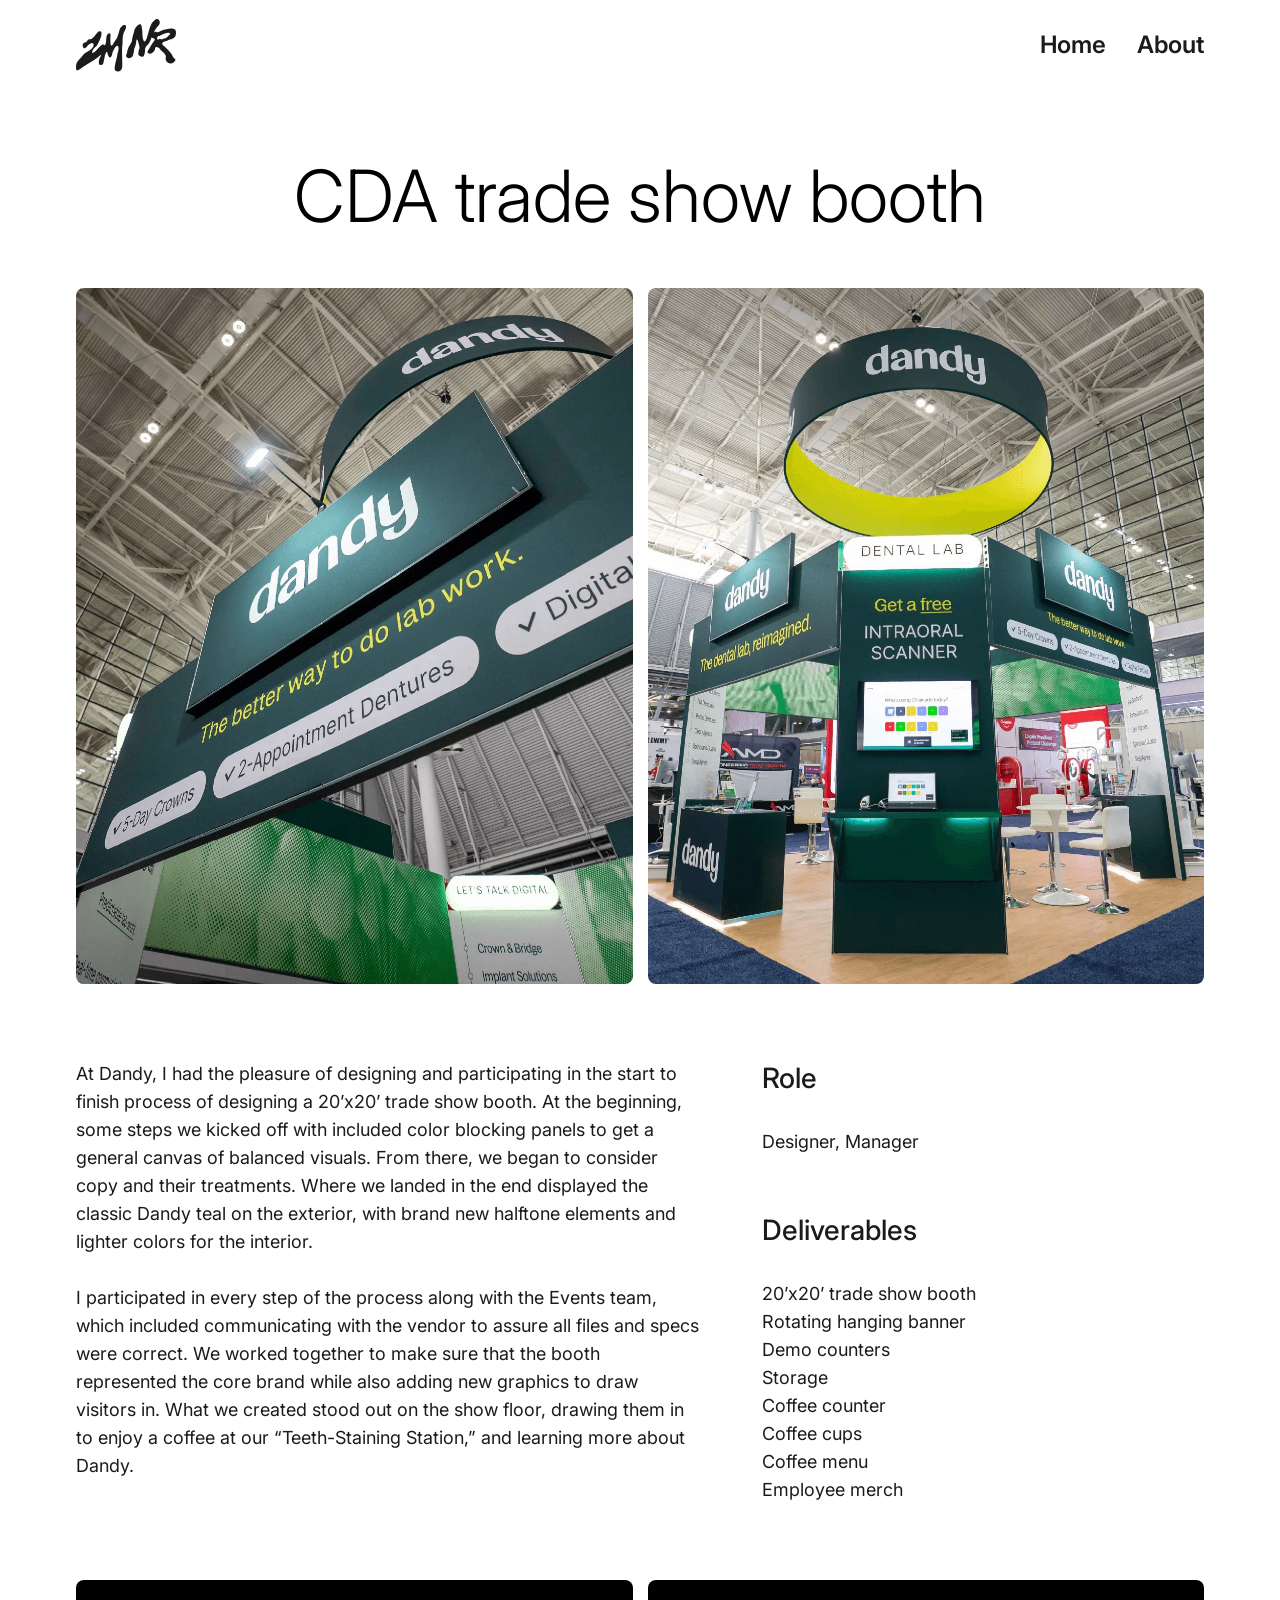
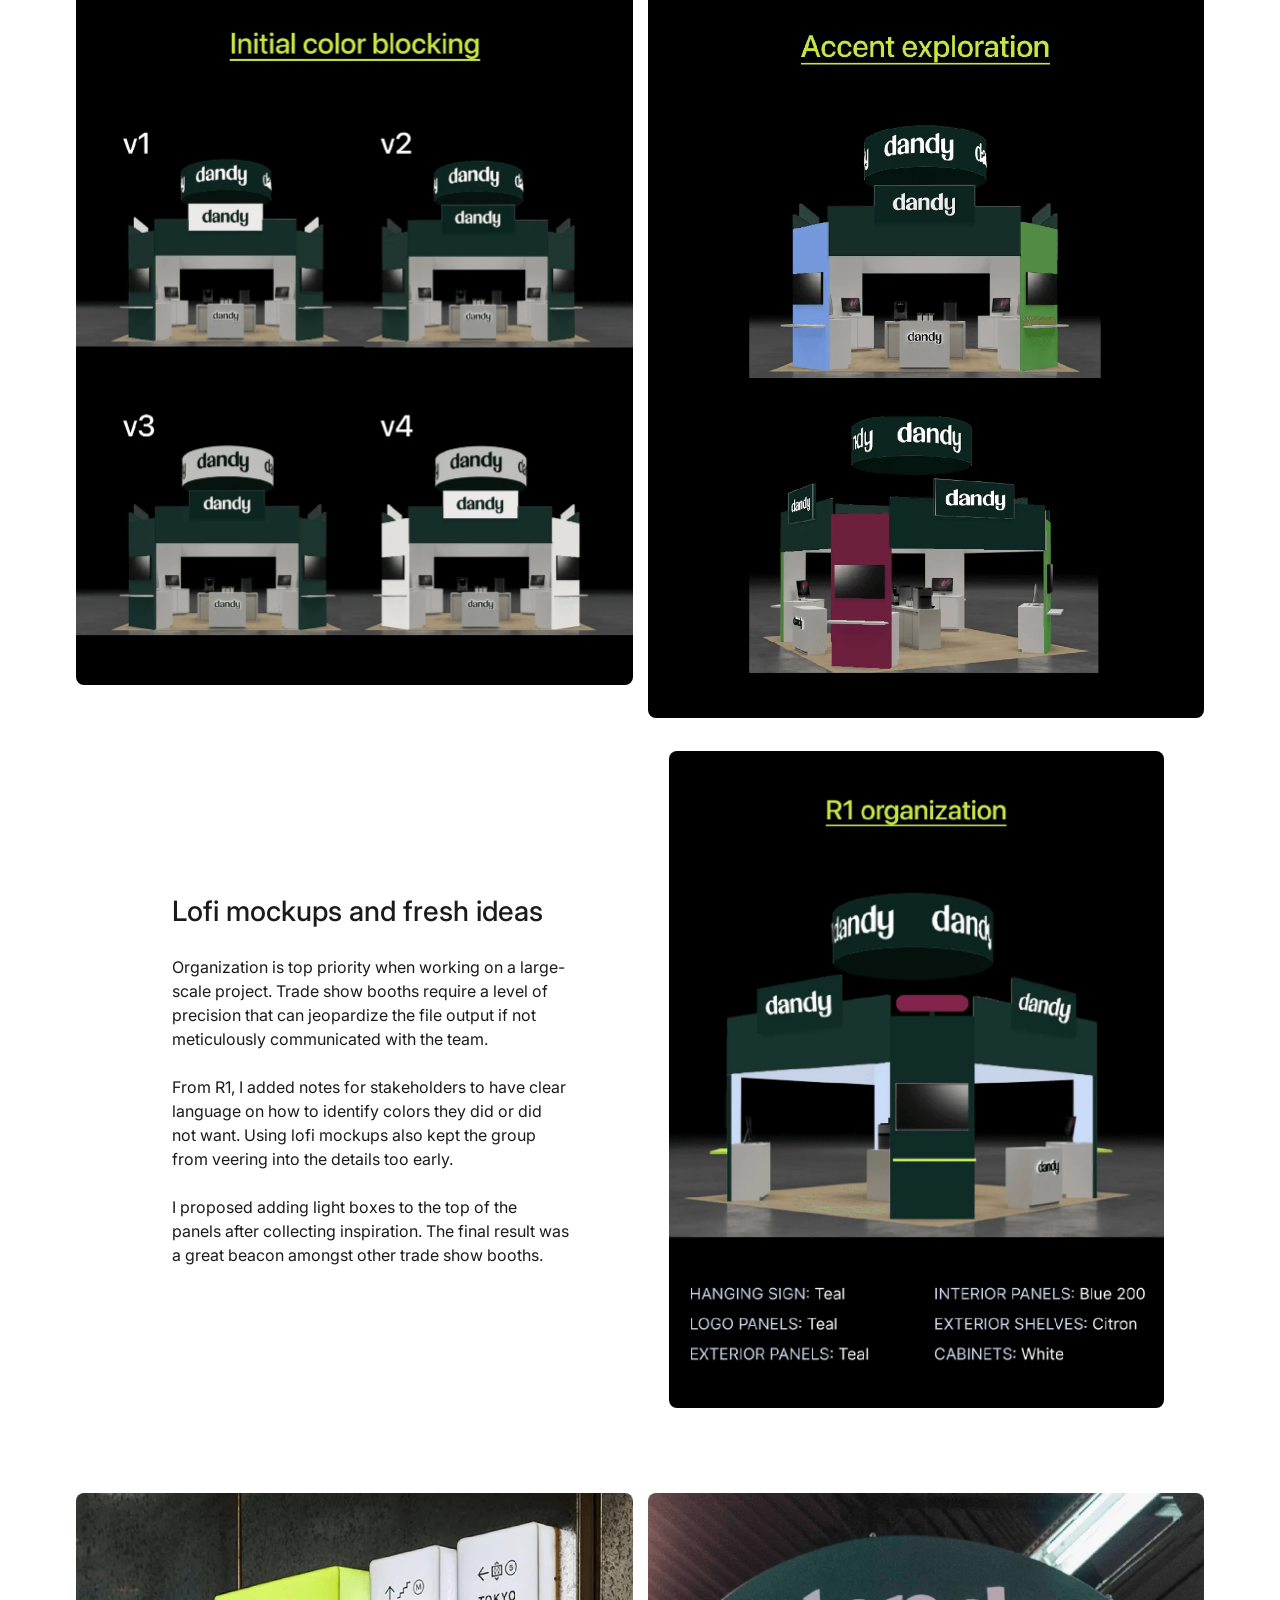
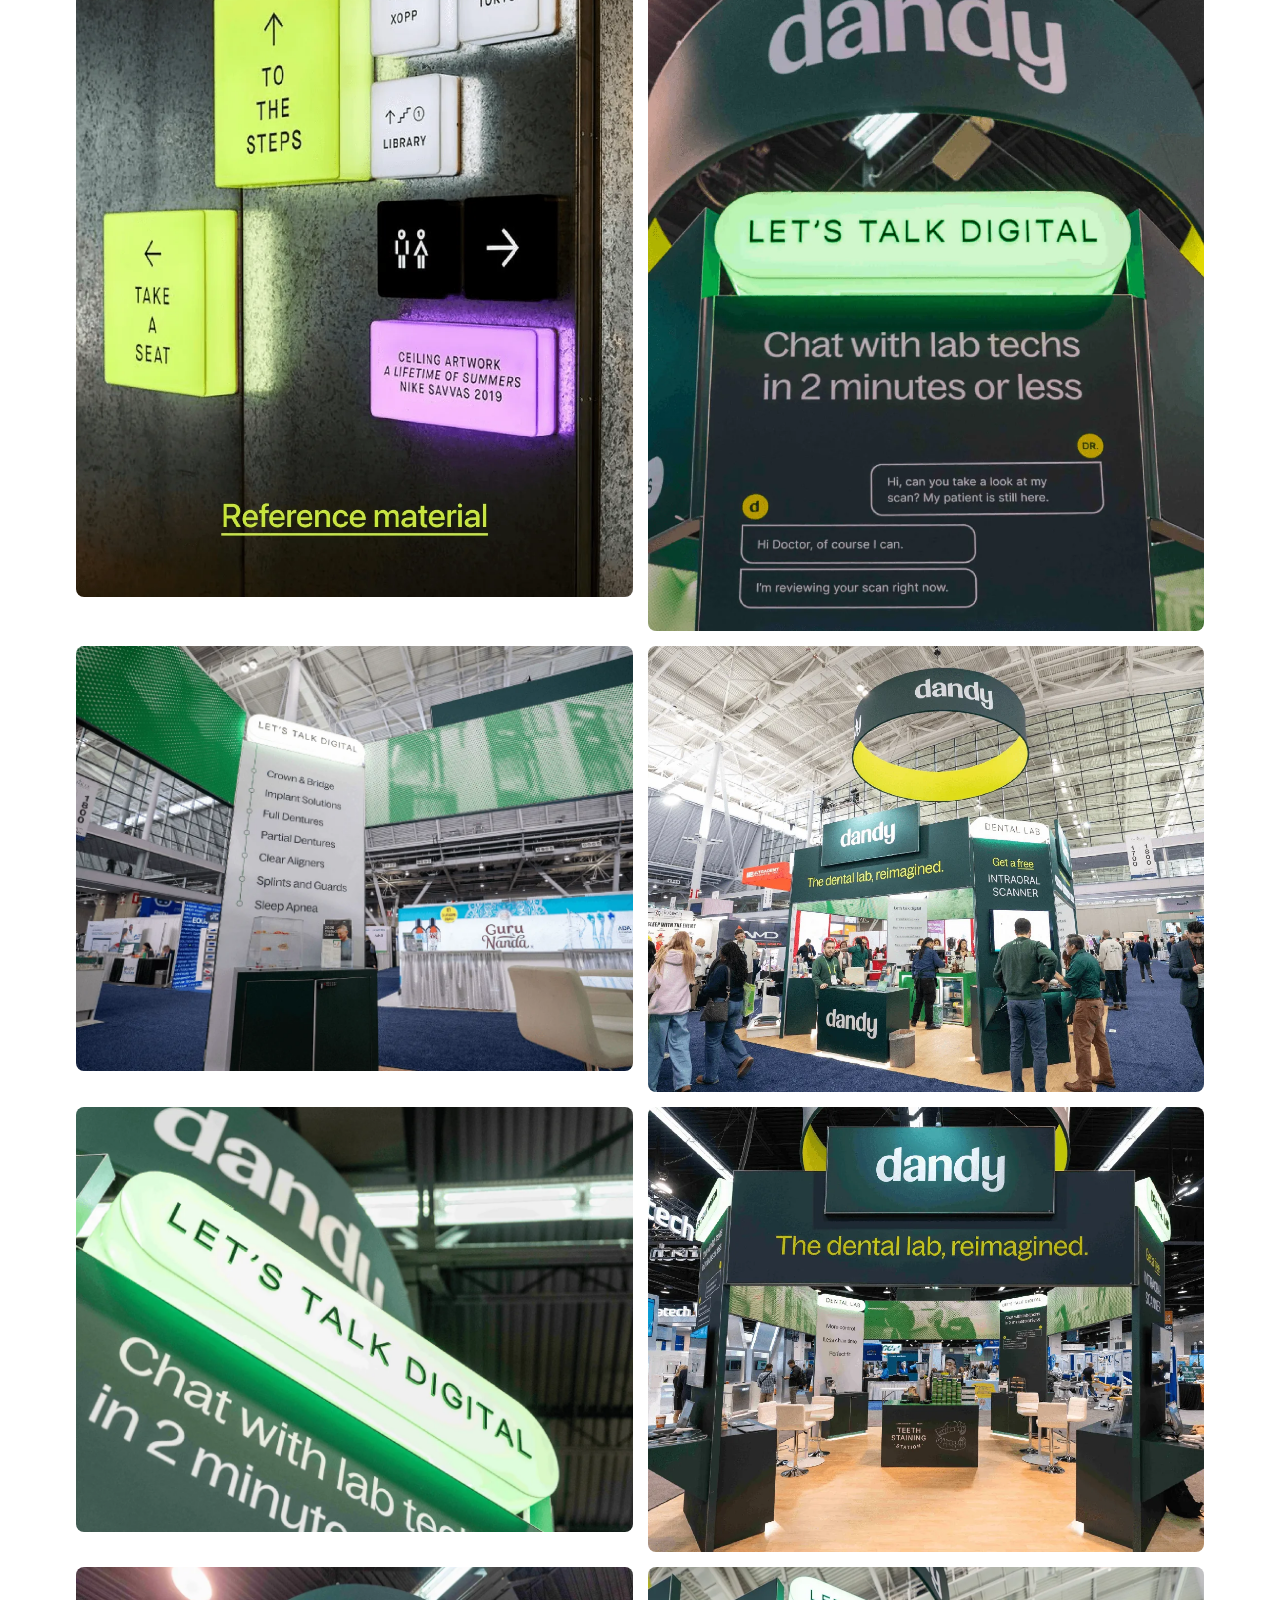
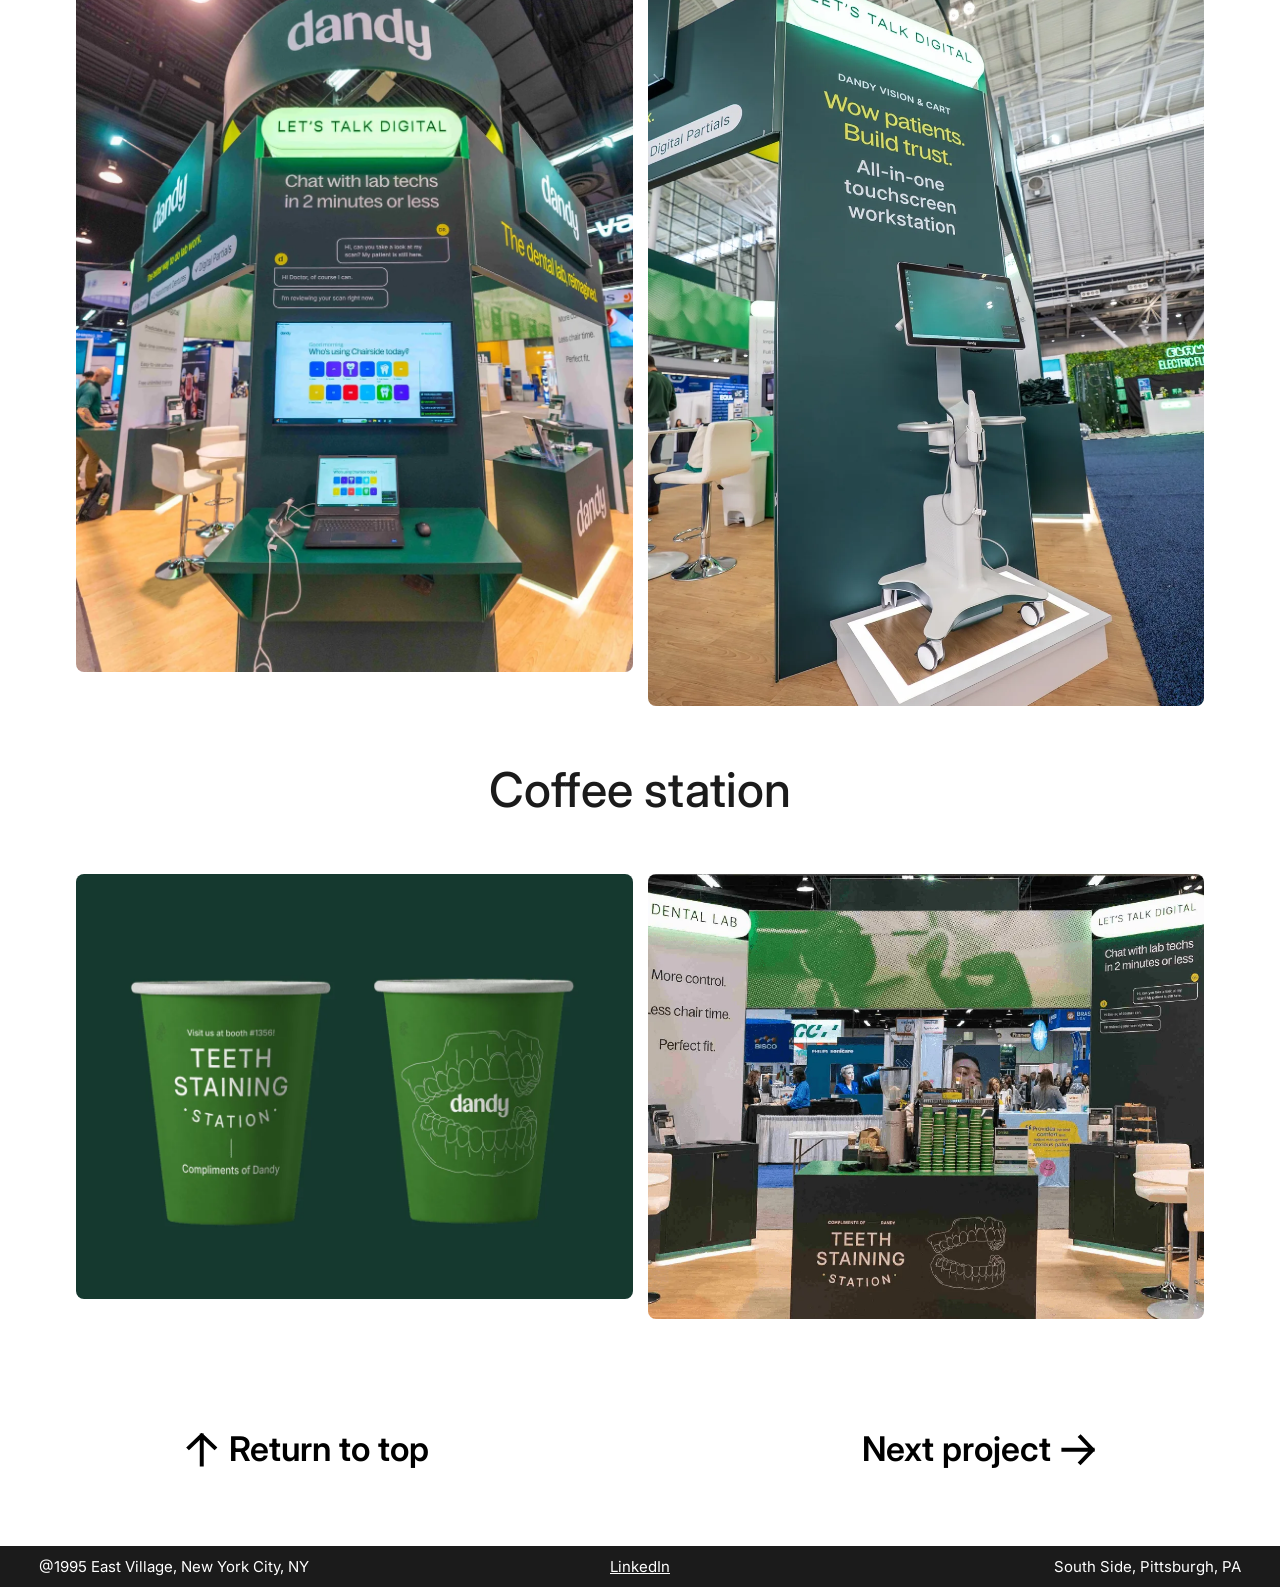
<file: page_cda.html>
<!DOCTYPE html>
<html lang="en">
<head>
  <meta charset="utf-8">
  <meta name="viewport" content="width=device-width, initial-scale=1">
  <title>CDA trade show booth — ZM Nishimura-Russ</title>
  <meta name="description" content="Designing Dandy’s 20’x20’ trade show booth from color blocking to the show floor, including the “Teeth-Staining Station.”">
  <link rel="canonical" href="https://zoemana.com/page_cda">
  <meta property="og:title" content="CDA trade show booth — ZM Nishimura-Russ">
  <meta property="og:description" content="Designing Dandy’s 20’x20’ trade show booth from color blocking to the show floor, including the “Teeth-Staining Station.”">
  <meta property="og:image" content="https://zoemana.com/assets/img/cda/01.webp">
  <meta property="og:url" content="https://zoemana.com/page_cda">
  <meta name="twitter:card" content="summary_large_image">
  <link rel="icon" href="assets/favicon.svg" type="image/svg+xml">
  <link rel="preconnect" href="https://fonts.googleapis.com">
  <link rel="preconnect" href="https://fonts.gstatic.com" crossorigin>
  <link rel="stylesheet" href="https://fonts.googleapis.com/css2?family=Inter:wght@300;400;500;600&display=swap">
  <link rel="stylesheet" href="assets/css/site.css">
</head>
<body id="top">
  <header class="site-header">
    <div class="wrap">
      <a class="logo" href="./" aria-label="ZM Nishimura-Russ — home"><svg viewBox="0 0 100 53" fill="none" aria-hidden="true"><path d="M43.692 10.5259C44.4745 8.50588 47.2421 4.89866 49.608 6.32375L49.692 6.41066C50.3985 7.4019 49.863 8.69112 49.6998 9.76613C49.289 11.2709 48.0901 12.5162 47.6793 14.021C46.4036 17.7608 46.6591 20.6011 46.5445 24.6021C45.4439 32.1716 46.54 39.962 46.2271 47.6626C46.1112 51.1902 43.5462 52.9903 40.2701 52.2505C38.9426 51.7738 38.689 49.9662 38.6031 48.7183C39.0477 44.0728 40.6958 39.9032 41.4302 35.1294C41.7563 32.807 43.0349 30.3578 42.3658 27.9038C42.1565 27.0861 41.4094 26.5249 40.5816 26.9097C38.7599 27.7225 38.1855 30.1736 37.1539 32.021C35.9154 34.04 36.5463 38 33.8121 38.5523C33.2315 38.4214 32.5237 37 32.191 36.5259C31.7749 35.8794 31.6475 34.5452 31.438 33.6411C30.6014 30.4986 28.7517 37.0339 28.6295 37.8941C28.3014 39.3129 27.9733 40.7748 27.7281 42.1939C27.6059 43.0539 27.5663 43.914 27.0709 44.6441C26.4932 45.7181 24.9621 46.5321 23.9244 45.8843C22.5542 44.8912 22.6316 42.7396 23.0425 41.2778C23.248 40.5901 23.205 39.9446 23.6177 39.2573C24.3529 38.0495 24.9023 36.8403 25.2388 35.4898C19.7332 40.2763 13.6069 43.8107 7.32965 47.7349C5.7565 48.5053 1.58138 52.9256 0.249572 50.6851C-0.12647 49.4364 0.0349249 47.6731 0.0317982 46.3823C0.481443 43.802 1.88534 41.74 3.91168 39.8521C5.19355 38.6507 5.93596 37.2326 7.09332 35.9448C9.98653 32.5964 15.1243 31.6634 17.1871 27.7105C18.0946 25.9488 17.6743 23.796 15.3541 24.1343C14.6911 24.1328 14.1531 24.5619 13.6568 24.9478C13.1603 25.2906 12.7053 25.505 12.2505 25.9771C11.0513 27.0926 10.1434 28.9404 8.6109 29.3667C7.61696 29.5359 7.11704 28.3301 6.90777 27.5122C6.44925 26.4355 6.57026 25.188 7.39703 24.3296C8.09937 23.428 9.67427 23.5606 10.5015 22.8316C11.2461 22.2311 11.6587 21.1135 12.4449 20.5562C12.9827 20.2136 13.6869 20.2577 14.3082 20.1734C15.4268 20.0902 16.0895 19.7051 16.9576 18.8472C18.8185 17.131 20.0571 14.7677 21.8765 13.0083C22.3312 12.4932 22.8694 12.322 23.5738 12.2378C29.0014 11.5637 21.7429 26.3457 19.7154 27.7603C18.4332 28.8326 17.0674 29.8188 16.6158 31.5816C16.3689 32.3121 15.9571 33.042 16.2486 33.731L16.3316 33.8179C18.6548 34.6836 23.03 27.467 25.3482 26.311C25.8034 26.0111 26.2175 25.6684 26.7144 25.4976C27.5234 25.2545 28.4439 25.7242 28.8716 26.4644C29.3142 25.5032 29.7015 24.5424 29.9625 23.5698C30.494 20.6027 29.6982 16.9868 32.0132 14.7124C32.7576 14.026 34.1665 13.9431 34.4175 14.8902C34.7118 16.5689 34.4261 18.4616 34.3882 19.9243C34.3078 20.9136 34.3932 21.7746 34.4371 22.7642C34.5648 24.1841 34.2364 25.5602 34.9839 26.2505C36.52 27.287 37.2193 24.9222 37.8384 23.8482C38.3339 23.075 38.8712 22.3019 39.3668 21.5718C42.0112 18.2658 42.375 14.3516 43.692 10.5259Z" fill="currentColor"/><path d="M80.7732 0.0306657C82.7837 -0.278343 83.6731 1.80979 83.8279 3.51113C83.7506 4.82595 82.9771 6.06389 82.0877 7.03067C80.2461 8.9151 78.8897 11.1081 77.7302 13.4516C77.9195 13.361 78.1066 13.2773 78.2908 13.2064C79.2575 12.7811 80.1084 12.5493 80.8045 13.1293C82.274 13.7867 84.1695 12.3166 85.7937 11.6205C90.9371 10.0736 101.455 6.63265 99.8308 15.14C99.7921 17.9628 96.9309 19.7033 94.572 20.3607C92.6385 21.0568 90.6655 22.1399 88.8093 22.4105C88.5002 22.4492 88.1908 22.5259 87.8816 22.7191C83.8598 25.1167 87.9594 26.4703 89.0808 27.9398C92.1744 30.8014 95.2676 33.6247 97.1238 37.8783C97.5105 39.1157 99.057 39.6186 99.5213 40.6625V40.7787C98.9412 43.0215 96.0413 44.7235 94.2625 44.4916C93.2184 44.0276 91.7492 43.9108 91.0144 42.9828C90.2023 41.7067 89.1196 40.3536 89.8543 38.3041C90.241 34.1664 85.6002 32.7352 83.9373 29.9897C83.0865 28.9069 79.3738 26.2385 78.9871 29.8734C78.9871 30.3375 78.9095 30.8406 78.6775 31.266C77.943 32.2326 77.3243 33.3149 76.242 33.8949C75.4299 34.359 74.5785 34.7852 73.7664 34.7465C72.529 34.7077 70.6347 33.702 71.949 31.8461C74.1532 28.443 75.7778 24.6913 78.4461 21.559C79.8382 19.0799 76.7865 19.4041 75.5252 18.4457C75.4038 18.7391 75.2827 19.0332 75.1609 19.3275C74.4262 21.5317 73.8123 23.8139 71.9949 25.5541C69.5587 27.7196 69.1408 28.6767 68.9861 32.2729C68.9474 33.1623 68.6763 34.1608 68.3787 35.2768L68.2752 35.6557C68.1058 36.2718 67.8249 36.8523 67.447 37.3676C67.2865 37.5865 67.0631 37.7576 66.7957 37.8041C66.6035 37.8375 66.3912 37.8567 66.158 37.8598C65.1845 37.8726 64.2603 37.3803 63.447 36.8451C62.9527 36.5199 62.4981 36.174 62.4392 35.8402C62.1686 34.1774 62.5971 31.329 63.3318 29.7436C64.0267 28.3865 62.5129 23.6564 61.5047 21.057C61.2659 20.4415 60.58 20.2799 60.4119 20.9184C60.11 22.0656 60.2546 23.8475 60.0066 24.5639C59.736 25.3759 59.5407 26.766 59.1541 27.5395C57.5686 30.3237 58.3049 32.8627 57.1062 35.8402C56.6808 36.9617 56.3324 38.3924 54.9402 38.6244C51.9486 40.4562 49.8867 37.542 50.0027 36.7299C50.08 35.9951 50.6599 35.376 50.8533 34.5639C51.472 31.509 51.9368 28.5702 53.909 26.018C54.6824 24.7032 55.6099 23.4269 55.8806 21.9574C56.2287 19.5212 56.6541 17.162 57.4275 14.8031C57.6595 14.1458 58.0078 13.4884 58.1238 12.7924C58.5105 10.2016 60.3546 6.41248 63.7185 5.32949C65.8841 5.09747 65.5756 7.99769 65.9236 9.46719C66.8902 13.3341 65.8072 17.8198 67.5086 21.5707C69.7901 25.4765 71.8666 14.8041 72.408 13.4506C73.8001 9.11945 74.7792 4.09133 78.8396 1.11367C79.381 0.572395 80.0386 0.107994 80.7732 0.0306657ZM93.2957 13.9027C92.2516 13.516 90.782 13.5932 89.6218 14.1732C87.727 14.4053 85.7155 15.9135 83.782 16.6869C83.2021 16.9573 82.4674 16.7253 81.8875 17.3051C81.5395 17.6144 81.462 18.1174 81.3074 18.5814C81.2301 19.0067 80.8823 19.5094 80.9207 19.8188C81.1914 20.6695 82.0033 20.9789 82.9314 20.2055C83.7048 19.7801 83.9372 20.2057 85.1746 20.3217C85.4066 20.5537 86.2689 19.9967 86.864 19.9223C87.6823 19.82 87.6145 19.591 88.4265 19.475C89.8185 19.127 90.8208 18.659 91.7488 17.4604C92.4835 16.455 93.8757 15.8362 94.2625 14.6762L94.2234 14.598C94.0299 14.4433 93.6048 14.1346 93.2957 13.9027Z" fill="currentColor"/></svg></a>
      <nav class="nav" aria-label="Main">
        <a href="./">Home</a>
        <a href="page_about">About</a>
      </nav>
    </div>
  </header>

  <main>
    <h1 class="page-title">CDA trade show booth</h1>
    <div class="wrap"><div class="row c2"><figure><div class="media" style="aspect-ratio:554/693"><img src="assets/img/cda/01.webp" width="1108" height="1386" alt="CDA trade show booth — image 1" decoding="async"></div></figure><figure><div class="media" style="aspect-ratio:554/693"><img src="assets/img/cda/02.webp" width="1108" height="1386" alt="CDA trade show booth — image 2" decoding="async"></div></figure></div></div>
    <div class="wrap block intro"><div class="prose"><p>At Dandy, I had the pleasure of designing and participating in the start to finish process of designing a 20’x20’ trade show booth. At the beginning, some steps we kicked off with included color blocking panels to get a general canvas of balanced visuals. From there, we began to consider copy and their treatments. Where we landed in the end displayed the classic Dandy teal on the exterior, with brand new halftone elements and lighter colors for the interior.</p><p>I participated in every step of the process along with the Events team, which included communicating with the vendor to assure all files and specs were correct. We worked together to make sure that the booth represented the core brand while also adding new graphics to draw visitors in. What we created stood out on the show floor, drawing them in to enjoy a coffee at our “Teeth-Staining Station,” and learning more about Dandy.</p></div><aside class="credits"><section><h3>Role</h3><ul><li>Designer, Manager</li></ul></section><section><h3>Deliverables</h3><ul><li>20’x20’ trade show booth</li><li>Rotating hanging banner</li><li>Demo counters</li><li>Storage</li><li>Coffee counter</li><li>Coffee cups</li><li>Coffee menu</li><li>Employee merch</li></ul></section></aside></div>
    <div class="wrap"><div class="row c2"><figure><div class="media" style="aspect-ratio:568/719"><img src="assets/img/cda/03.webp" width="1136" height="1411" alt="CDA trade show booth — image 3" loading="lazy" decoding="async"></div></figure><figure><div class="media" style="aspect-ratio:542/719"><img src="assets/img/cda/04.webp" width="1084" height="1346" alt="CDA trade show booth — image 4" loading="lazy" decoding="async"></div></figure></div></div>
    <div class="wrap"><div class="split"><div class="text"><h3 class="h4">Lofi mockups and fresh ideas</h3><div class="prose small"><p>Organization is top priority when working on a large-scale project. Trade show booths require a level of precision that can jeopardize the file output if not meticulously communicated with the team.</p><p>From R1, I added notes for stakeholders to have clear language on how to identify colors they did or did not want. Using lofi mockups also kept the group from veering into the details too early.</p><p>I proposed adding light boxes to the top of the panels after collecting inspiration. The final result was a great beacon amongst other trade show booths.</p></div></div><figure><div class="media" style="aspect-ratio:542/719"><img src="assets/img/cda/05.webp" width="1084" height="1346" alt="CDA trade show booth — image 5" loading="lazy" decoding="async"></div></figure></div></div>
    <div class="wrap"><div class="row c2"><figure><div class="media" style="aspect-ratio:568/719"><img src="assets/img/cda/06.webp" width="1136" height="1248" alt="CDA trade show booth — image 6" loading="lazy" decoding="async"></div></figure><figure><div class="media" style="aspect-ratio:542/719"><img src="assets/img/cda/07.webp" width="1084" height="1438" alt="CDA trade show booth — image 7" loading="lazy" decoding="async"></div></figure></div></div>
    <div class="wrap"><div class="row c2"><figure><div class="media" style="aspect-ratio:568/434"><img src="assets/img/cda/08.webp" width="1136" height="868" alt="CDA trade show booth — image 8" loading="lazy" decoding="async"></div></figure><figure><div class="media" style="aspect-ratio:542/434"><img src="assets/img/cda/09.webp" width="1084" height="868" alt="CDA trade show booth — image 9" loading="lazy" decoding="async"></div></figure></div></div>
    <div class="wrap"><div class="row c2"><figure><div class="media" style="aspect-ratio:568/434"><img src="assets/img/cda/10.webp" width="1136" height="868" alt="CDA trade show booth — image 10" loading="lazy" decoding="async"></div></figure><figure><div class="media" style="aspect-ratio:542/434"><img src="assets/img/cda/11.webp" width="1084" height="868" alt="CDA trade show booth — image 11" loading="lazy" decoding="async"></div></figure></div></div>
    <div class="wrap"><div class="row c2"><figure><div class="media" style="aspect-ratio:568/719"><img src="assets/img/cda/12.webp" width="1136" height="1703" alt="CDA trade show booth — image 12" loading="lazy" decoding="async"></div></figure><figure><div class="media" style="aspect-ratio:542/719"><img src="assets/img/cda/13.webp" width="1084" height="1623" alt="CDA trade show booth — image 13" loading="lazy" decoding="async"></div></figure></div></div>
    <div class="wrap block tight"><h2 class="h2 center">Coffee station</h2></div>
    <div class="wrap"><div class="row c2"><figure><div class="media contain" style="aspect-ratio:568/434"><img src="assets/img/cda/14.webp" width="1136" height="868" alt="CDA trade show booth — image 14" loading="lazy" decoding="async"></div></figure><figure><div class="media" style="aspect-ratio:542/434"><img src="assets/img/cda/15.webp" width="1084" height="868" alt="CDA trade show booth — image 15" loading="lazy" decoding="async"></div></figure></div></div>
    <nav class="pager" aria-label="Project navigation">
      <a href="#top"><svg viewBox="-3 -3 39 43" fill="none" aria-hidden="true"><path d="M32.375 15.4167L16.1875 0L0 15.4167M16.1875 0L16.1875 37" stroke="currentColor" stroke-width="5" stroke-linecap="square"/></svg><span>Return to top</span></a>
      <a href="page_rpi"><span>Next project</span><svg viewBox="-3 -3 43 39" fill="none" aria-hidden="true"><path d="M21.5833 32.375L37 16.1875L21.5833 0M37 16.1875L0 16.1875" stroke="currentColor" stroke-width="5" stroke-linecap="square"/></svg></a>
    </nav>
  </main>

  <footer class="site-footer">
    <div class="bar">
      <span>@1995 East Village, New York City, NY</span>
      <a href="https://www.linkedin.com/in/zmnishimura-russ/" target="_blank" rel="noopener">LinkedIn</a>
      <span>South Side, Pittsburgh, PA</span>
    </div>
  </footer>
</body>
</html>
</file>
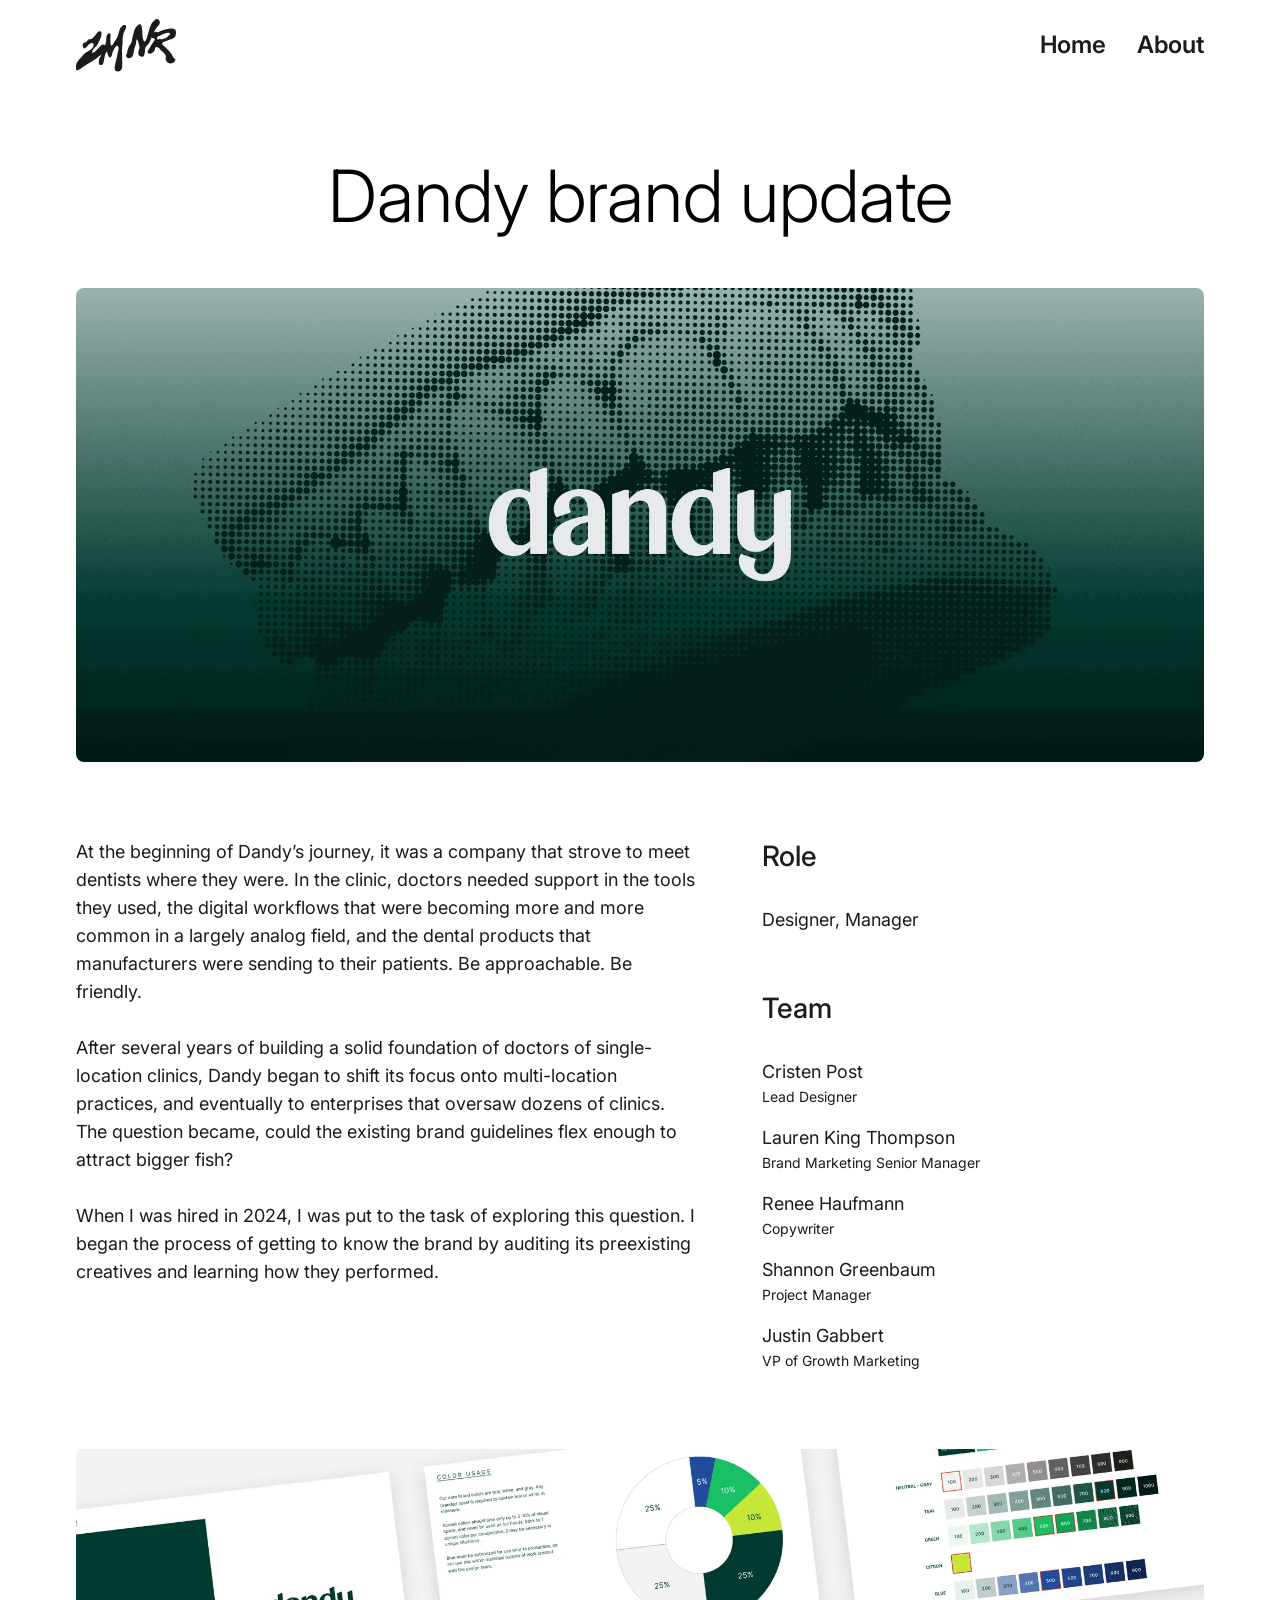
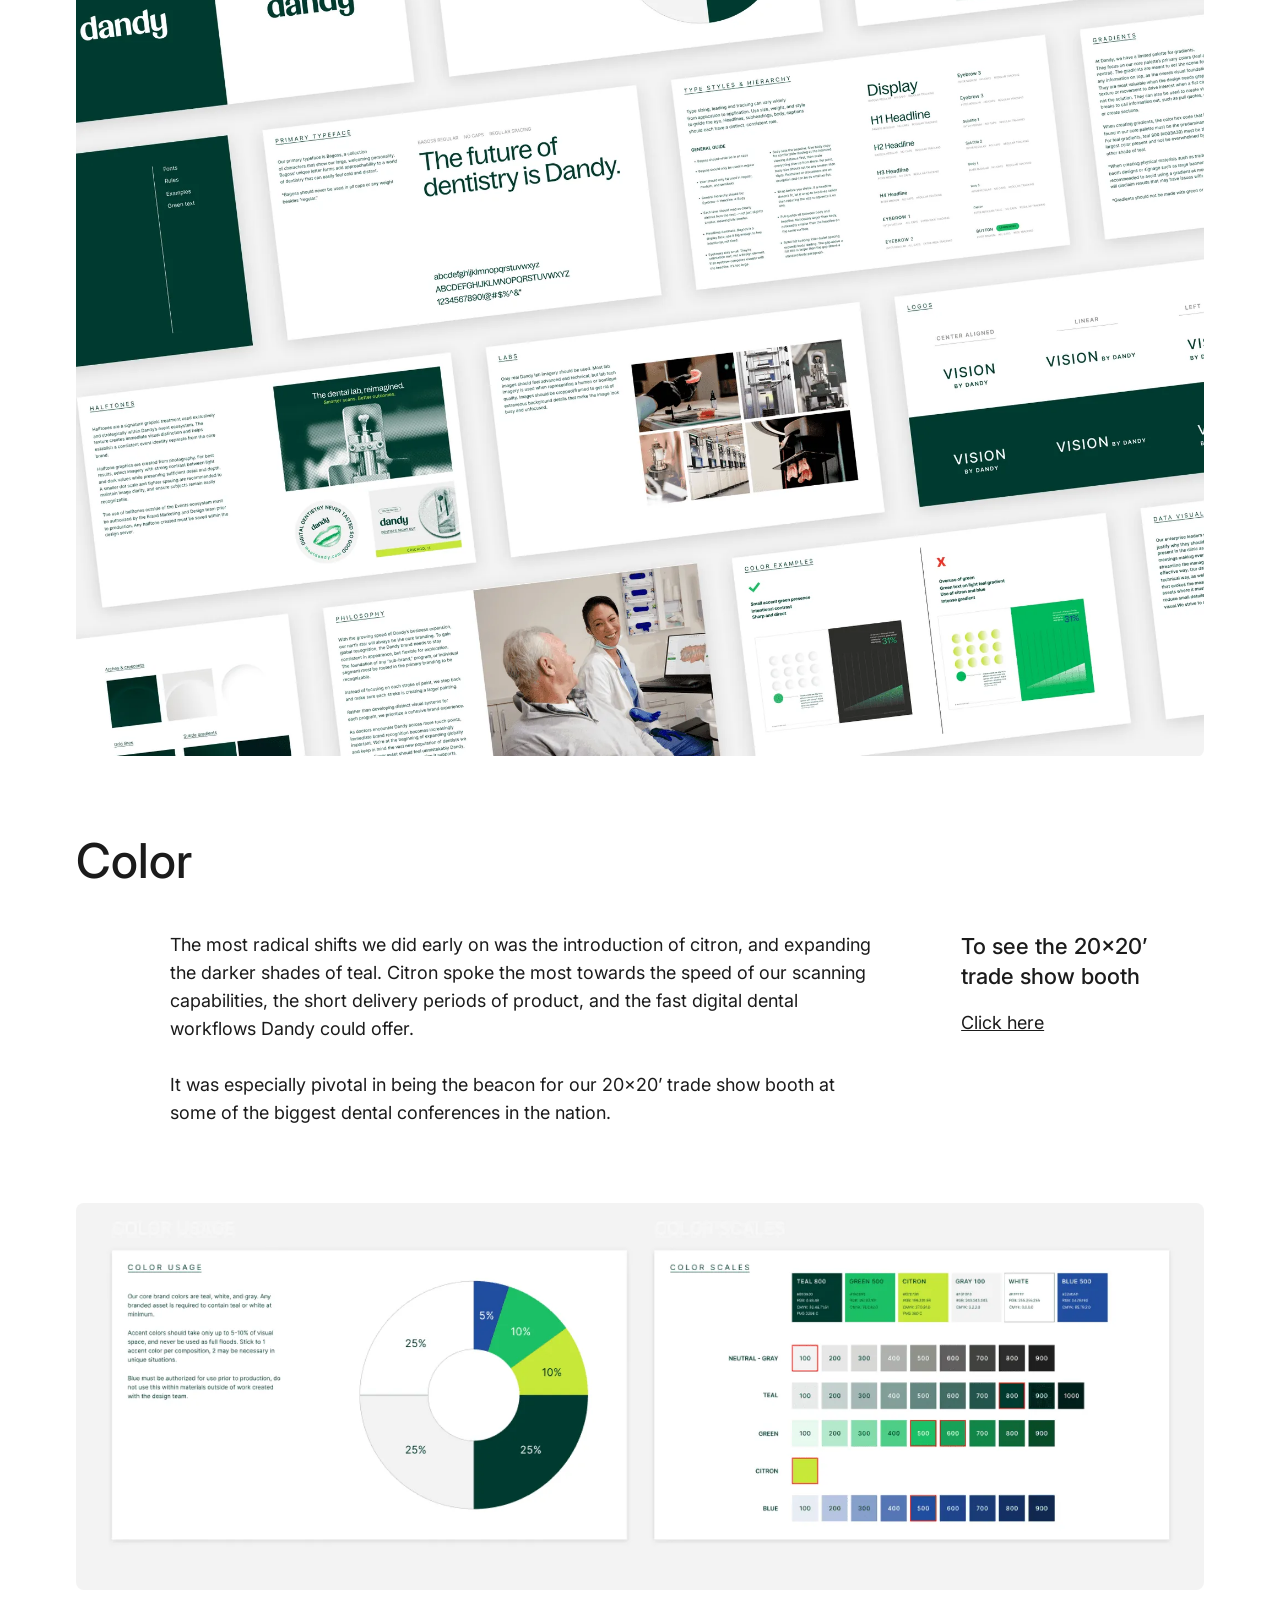
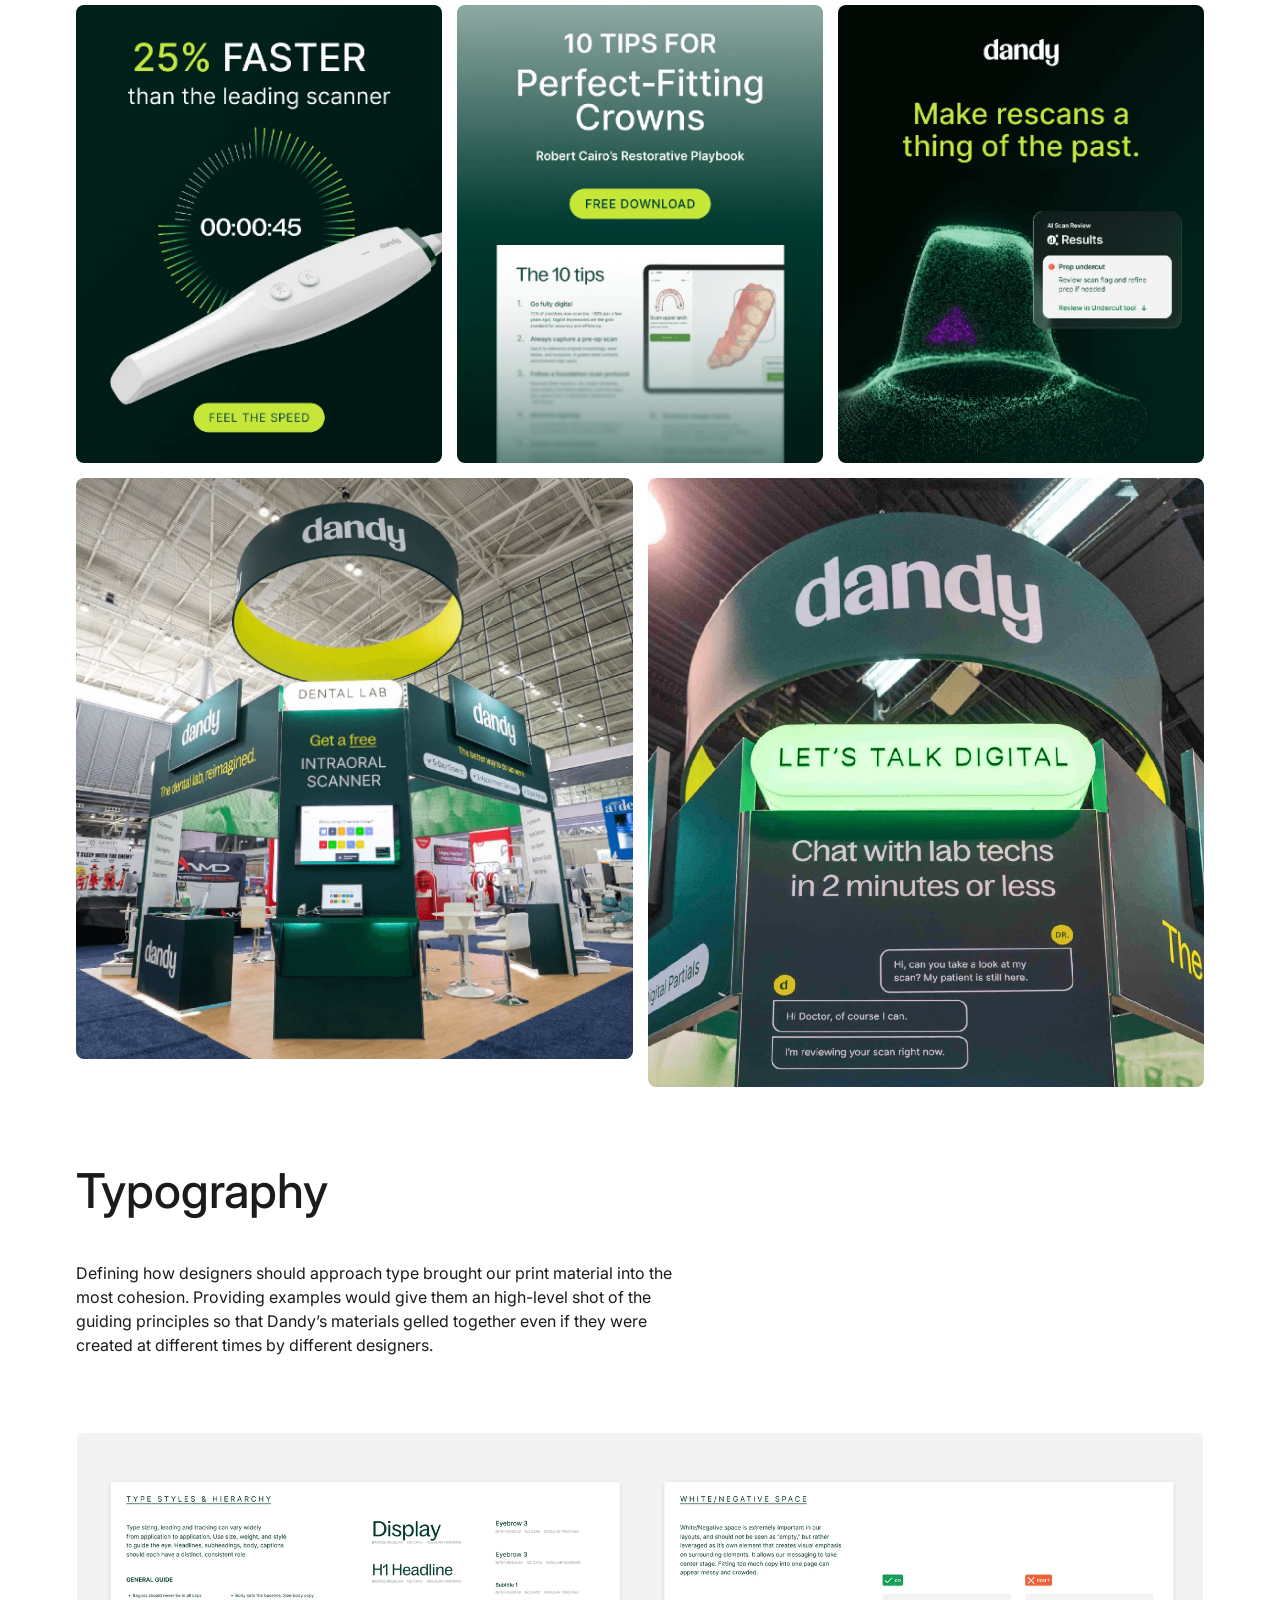
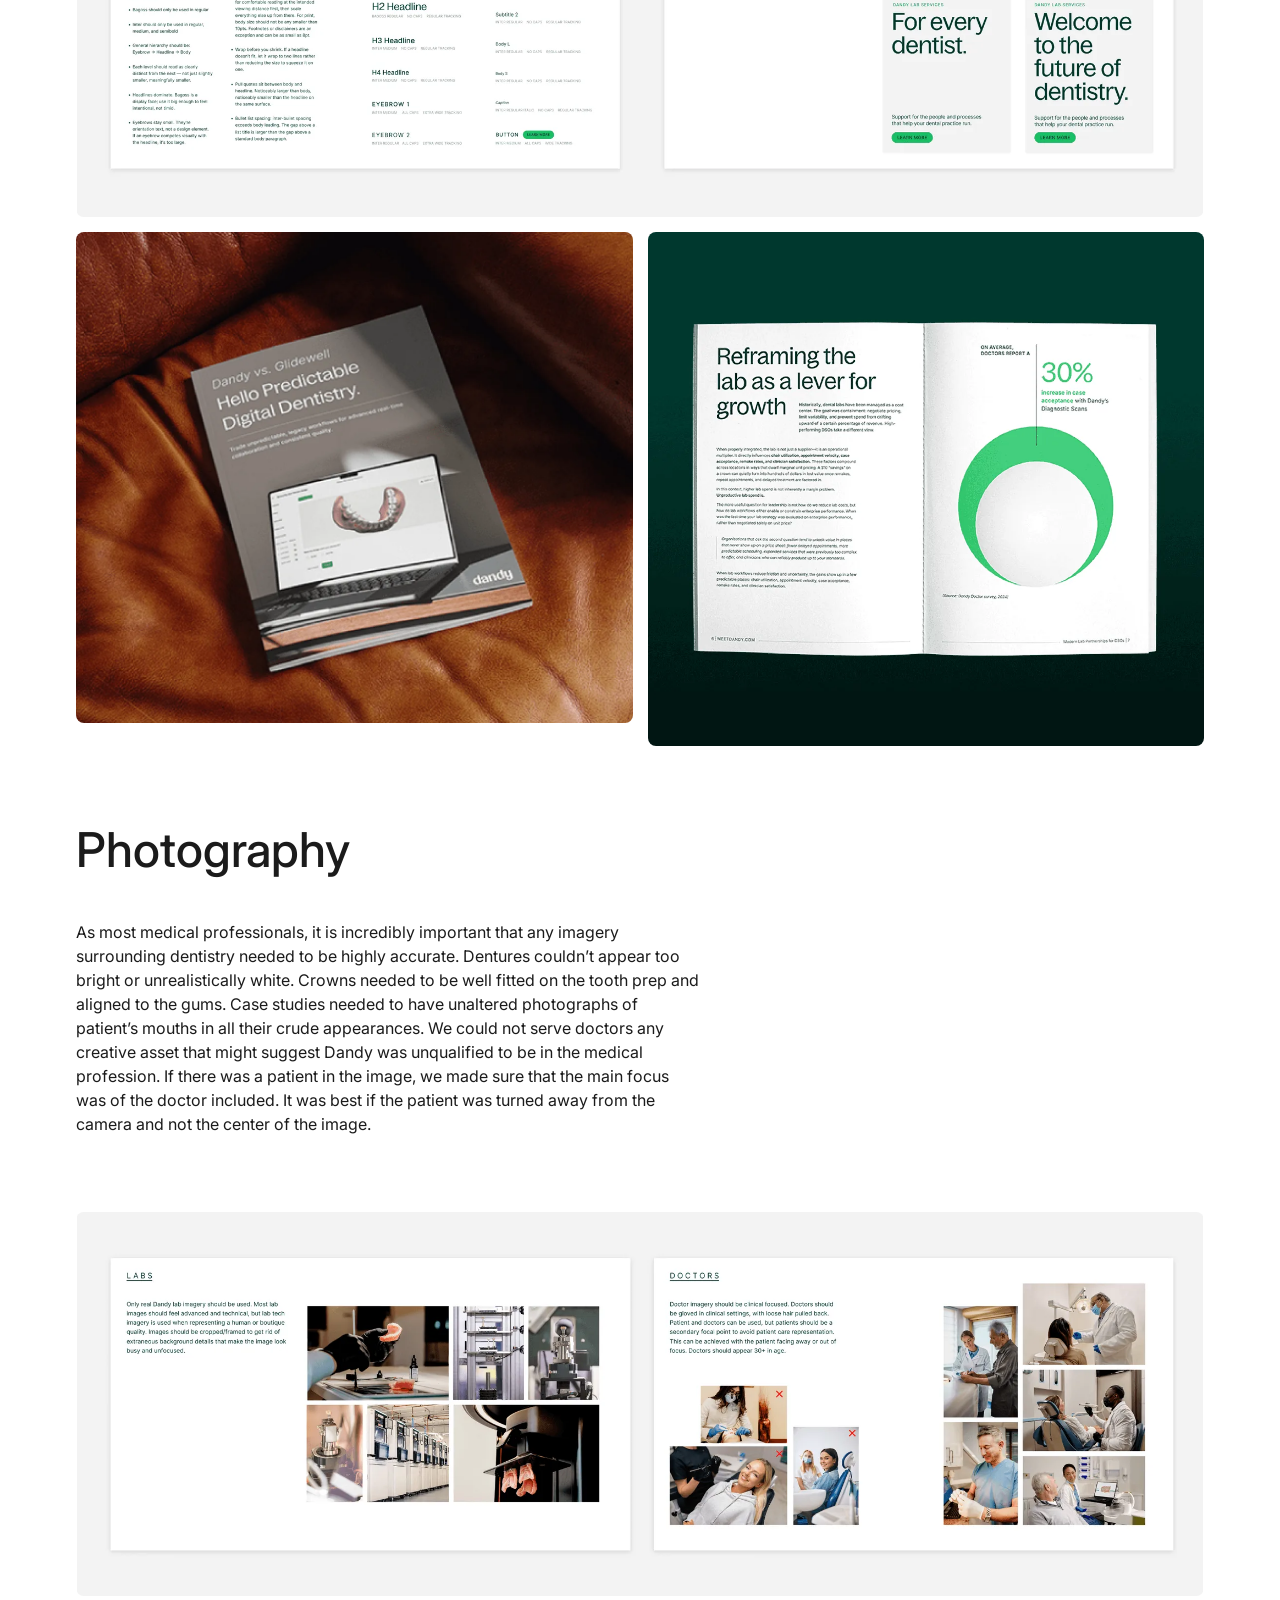
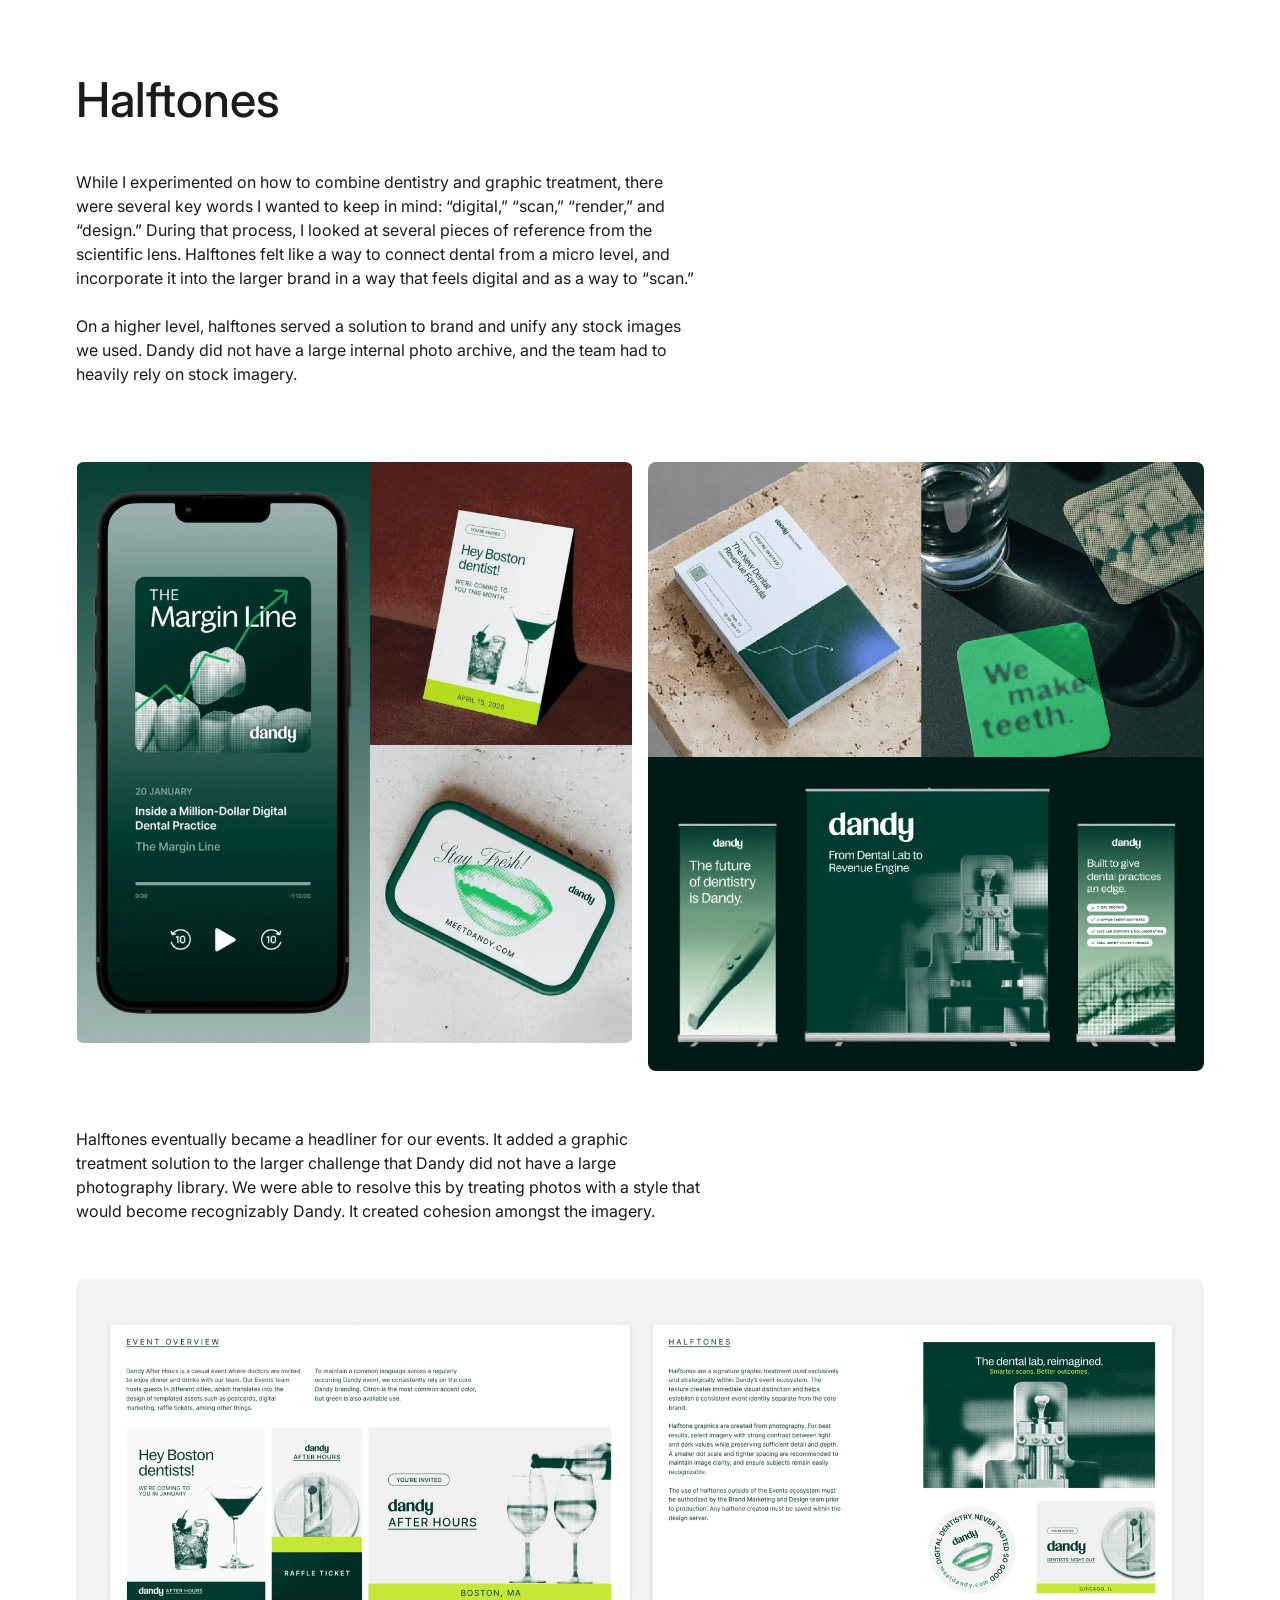
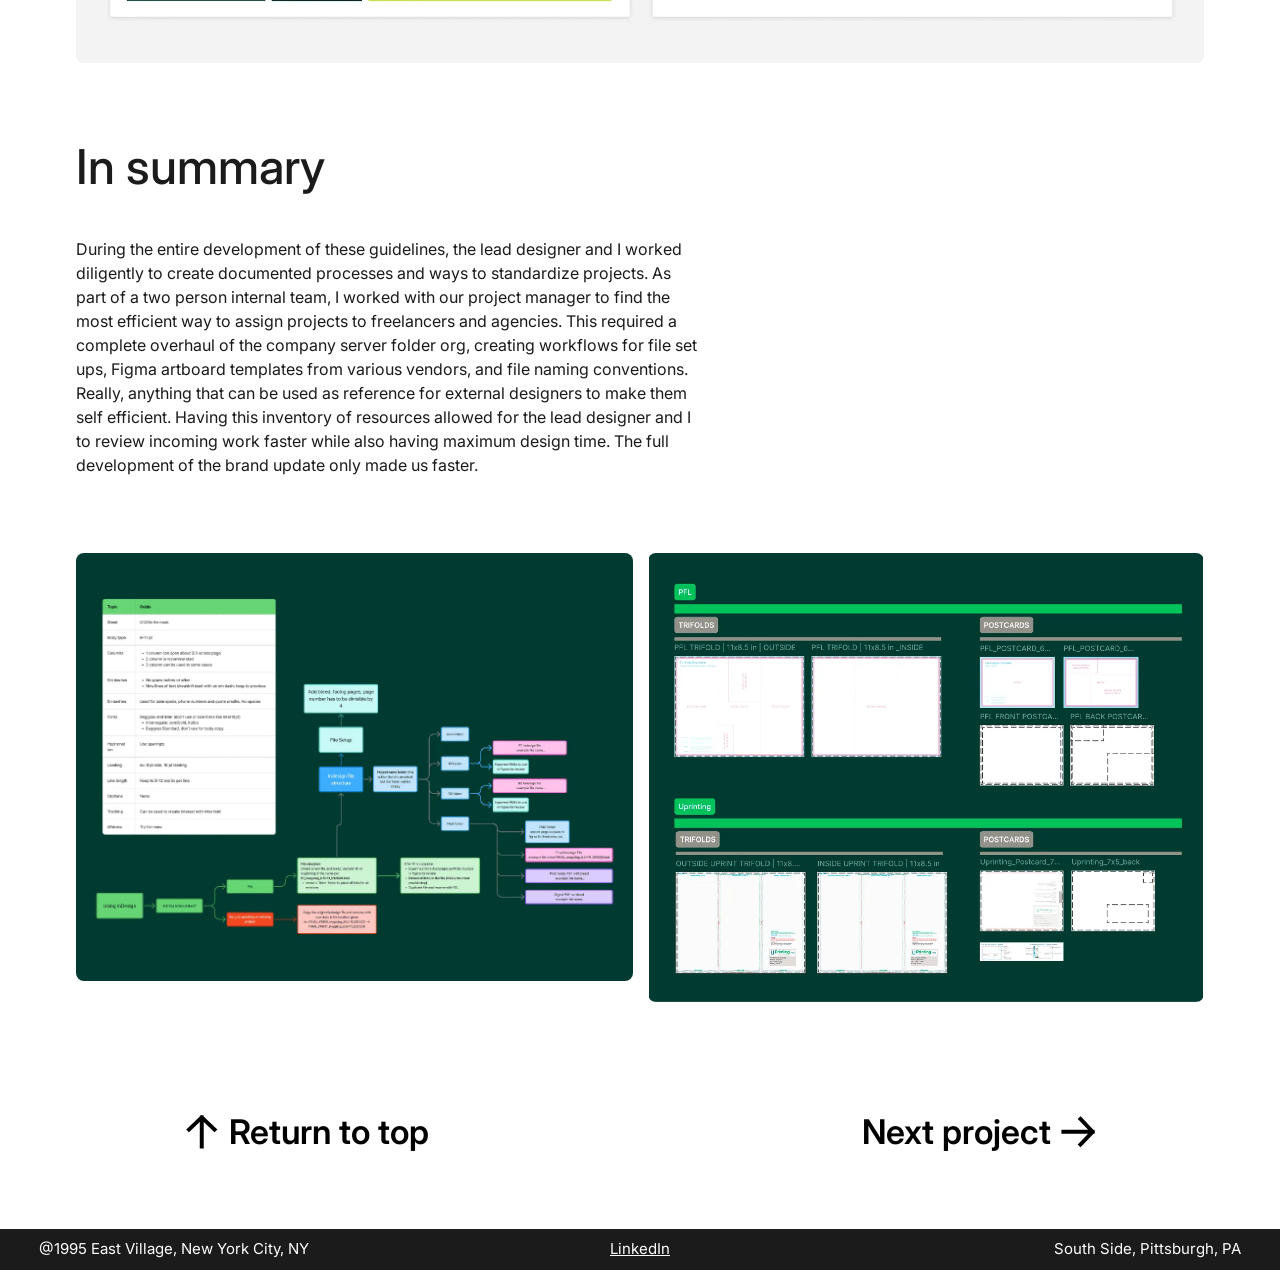
<file: page_dandy-brand-update.html>
<!DOCTYPE html>
<html lang="en">
<head>
  <meta charset="utf-8">
  <meta name="viewport" content="width=device-width, initial-scale=1">
  <title>Dandy brand update — ZM Nishimura-Russ</title>
  <meta name="description" content="How Dandy’s brand grew up to win multi-location practices and enterprise dental groups: color, type, photography and halftones.">
  <link rel="canonical" href="https://zoemana.com/page_dandy-brand-update">
  <meta property="og:title" content="Dandy brand update — ZM Nishimura-Russ">
  <meta property="og:description" content="How Dandy’s brand grew up to win multi-location practices and enterprise dental groups: color, type, photography and halftones.">
  <meta property="og:image" content="https://zoemana.com/assets/img/dandy-brand-update/01.webp">
  <meta property="og:url" content="https://zoemana.com/page_dandy-brand-update">
  <meta name="twitter:card" content="summary_large_image">
  <link rel="icon" href="assets/favicon.svg" type="image/svg+xml">
  <link rel="preconnect" href="https://fonts.googleapis.com">
  <link rel="preconnect" href="https://fonts.gstatic.com" crossorigin>
  <link rel="stylesheet" href="https://fonts.googleapis.com/css2?family=Inter:wght@300;400;500;600&display=swap">
  <link rel="stylesheet" href="assets/css/site.css">
</head>
<body id="top">
  <header class="site-header">
    <div class="wrap">
      <a class="logo" href="./" aria-label="ZM Nishimura-Russ — home"><svg viewBox="0 0 100 53" fill="none" aria-hidden="true"><path d="M43.692 10.5259C44.4745 8.50588 47.2421 4.89866 49.608 6.32375L49.692 6.41066C50.3985 7.4019 49.863 8.69112 49.6998 9.76613C49.289 11.2709 48.0901 12.5162 47.6793 14.021C46.4036 17.7608 46.6591 20.6011 46.5445 24.6021C45.4439 32.1716 46.54 39.962 46.2271 47.6626C46.1112 51.1902 43.5462 52.9903 40.2701 52.2505C38.9426 51.7738 38.689 49.9662 38.6031 48.7183C39.0477 44.0728 40.6958 39.9032 41.4302 35.1294C41.7563 32.807 43.0349 30.3578 42.3658 27.9038C42.1565 27.0861 41.4094 26.5249 40.5816 26.9097C38.7599 27.7225 38.1855 30.1736 37.1539 32.021C35.9154 34.04 36.5463 38 33.8121 38.5523C33.2315 38.4214 32.5237 37 32.191 36.5259C31.7749 35.8794 31.6475 34.5452 31.438 33.6411C30.6014 30.4986 28.7517 37.0339 28.6295 37.8941C28.3014 39.3129 27.9733 40.7748 27.7281 42.1939C27.6059 43.0539 27.5663 43.914 27.0709 44.6441C26.4932 45.7181 24.9621 46.5321 23.9244 45.8843C22.5542 44.8912 22.6316 42.7396 23.0425 41.2778C23.248 40.5901 23.205 39.9446 23.6177 39.2573C24.3529 38.0495 24.9023 36.8403 25.2388 35.4898C19.7332 40.2763 13.6069 43.8107 7.32965 47.7349C5.7565 48.5053 1.58138 52.9256 0.249572 50.6851C-0.12647 49.4364 0.0349249 47.6731 0.0317982 46.3823C0.481443 43.802 1.88534 41.74 3.91168 39.8521C5.19355 38.6507 5.93596 37.2326 7.09332 35.9448C9.98653 32.5964 15.1243 31.6634 17.1871 27.7105C18.0946 25.9488 17.6743 23.796 15.3541 24.1343C14.6911 24.1328 14.1531 24.5619 13.6568 24.9478C13.1603 25.2906 12.7053 25.505 12.2505 25.9771C11.0513 27.0926 10.1434 28.9404 8.6109 29.3667C7.61696 29.5359 7.11704 28.3301 6.90777 27.5122C6.44925 26.4355 6.57026 25.188 7.39703 24.3296C8.09937 23.428 9.67427 23.5606 10.5015 22.8316C11.2461 22.2311 11.6587 21.1135 12.4449 20.5562C12.9827 20.2136 13.6869 20.2577 14.3082 20.1734C15.4268 20.0902 16.0895 19.7051 16.9576 18.8472C18.8185 17.131 20.0571 14.7677 21.8765 13.0083C22.3312 12.4932 22.8694 12.322 23.5738 12.2378C29.0014 11.5637 21.7429 26.3457 19.7154 27.7603C18.4332 28.8326 17.0674 29.8188 16.6158 31.5816C16.3689 32.3121 15.9571 33.042 16.2486 33.731L16.3316 33.8179C18.6548 34.6836 23.03 27.467 25.3482 26.311C25.8034 26.0111 26.2175 25.6684 26.7144 25.4976C27.5234 25.2545 28.4439 25.7242 28.8716 26.4644C29.3142 25.5032 29.7015 24.5424 29.9625 23.5698C30.494 20.6027 29.6982 16.9868 32.0132 14.7124C32.7576 14.026 34.1665 13.9431 34.4175 14.8902C34.7118 16.5689 34.4261 18.4616 34.3882 19.9243C34.3078 20.9136 34.3932 21.7746 34.4371 22.7642C34.5648 24.1841 34.2364 25.5602 34.9839 26.2505C36.52 27.287 37.2193 24.9222 37.8384 23.8482C38.3339 23.075 38.8712 22.3019 39.3668 21.5718C42.0112 18.2658 42.375 14.3516 43.692 10.5259Z" fill="currentColor"/><path d="M80.7732 0.0306657C82.7837 -0.278343 83.6731 1.80979 83.8279 3.51113C83.7506 4.82595 82.9771 6.06389 82.0877 7.03067C80.2461 8.9151 78.8897 11.1081 77.7302 13.4516C77.9195 13.361 78.1066 13.2773 78.2908 13.2064C79.2575 12.7811 80.1084 12.5493 80.8045 13.1293C82.274 13.7867 84.1695 12.3166 85.7937 11.6205C90.9371 10.0736 101.455 6.63265 99.8308 15.14C99.7921 17.9628 96.9309 19.7033 94.572 20.3607C92.6385 21.0568 90.6655 22.1399 88.8093 22.4105C88.5002 22.4492 88.1908 22.5259 87.8816 22.7191C83.8598 25.1167 87.9594 26.4703 89.0808 27.9398C92.1744 30.8014 95.2676 33.6247 97.1238 37.8783C97.5105 39.1157 99.057 39.6186 99.5213 40.6625V40.7787C98.9412 43.0215 96.0413 44.7235 94.2625 44.4916C93.2184 44.0276 91.7492 43.9108 91.0144 42.9828C90.2023 41.7067 89.1196 40.3536 89.8543 38.3041C90.241 34.1664 85.6002 32.7352 83.9373 29.9897C83.0865 28.9069 79.3738 26.2385 78.9871 29.8734C78.9871 30.3375 78.9095 30.8406 78.6775 31.266C77.943 32.2326 77.3243 33.3149 76.242 33.8949C75.4299 34.359 74.5785 34.7852 73.7664 34.7465C72.529 34.7077 70.6347 33.702 71.949 31.8461C74.1532 28.443 75.7778 24.6913 78.4461 21.559C79.8382 19.0799 76.7865 19.4041 75.5252 18.4457C75.4038 18.7391 75.2827 19.0332 75.1609 19.3275C74.4262 21.5317 73.8123 23.8139 71.9949 25.5541C69.5587 27.7196 69.1408 28.6767 68.9861 32.2729C68.9474 33.1623 68.6763 34.1608 68.3787 35.2768L68.2752 35.6557C68.1058 36.2718 67.8249 36.8523 67.447 37.3676C67.2865 37.5865 67.0631 37.7576 66.7957 37.8041C66.6035 37.8375 66.3912 37.8567 66.158 37.8598C65.1845 37.8726 64.2603 37.3803 63.447 36.8451C62.9527 36.5199 62.4981 36.174 62.4392 35.8402C62.1686 34.1774 62.5971 31.329 63.3318 29.7436C64.0267 28.3865 62.5129 23.6564 61.5047 21.057C61.2659 20.4415 60.58 20.2799 60.4119 20.9184C60.11 22.0656 60.2546 23.8475 60.0066 24.5639C59.736 25.3759 59.5407 26.766 59.1541 27.5395C57.5686 30.3237 58.3049 32.8627 57.1062 35.8402C56.6808 36.9617 56.3324 38.3924 54.9402 38.6244C51.9486 40.4562 49.8867 37.542 50.0027 36.7299C50.08 35.9951 50.6599 35.376 50.8533 34.5639C51.472 31.509 51.9368 28.5702 53.909 26.018C54.6824 24.7032 55.6099 23.4269 55.8806 21.9574C56.2287 19.5212 56.6541 17.162 57.4275 14.8031C57.6595 14.1458 58.0078 13.4884 58.1238 12.7924C58.5105 10.2016 60.3546 6.41248 63.7185 5.32949C65.8841 5.09747 65.5756 7.99769 65.9236 9.46719C66.8902 13.3341 65.8072 17.8198 67.5086 21.5707C69.7901 25.4765 71.8666 14.8041 72.408 13.4506C73.8001 9.11945 74.7792 4.09133 78.8396 1.11367C79.381 0.572395 80.0386 0.107994 80.7732 0.0306657ZM93.2957 13.9027C92.2516 13.516 90.782 13.5932 89.6218 14.1732C87.727 14.4053 85.7155 15.9135 83.782 16.6869C83.2021 16.9573 82.4674 16.7253 81.8875 17.3051C81.5395 17.6144 81.462 18.1174 81.3074 18.5814C81.2301 19.0067 80.8823 19.5094 80.9207 19.8188C81.1914 20.6695 82.0033 20.9789 82.9314 20.2055C83.7048 19.7801 83.9372 20.2057 85.1746 20.3217C85.4066 20.5537 86.2689 19.9967 86.864 19.9223C87.6823 19.82 87.6145 19.591 88.4265 19.475C89.8185 19.127 90.8208 18.659 91.7488 17.4604C92.4835 16.455 93.8757 15.8362 94.2625 14.6762L94.2234 14.598C94.0299 14.4433 93.6048 14.1346 93.2957 13.9027Z" fill="currentColor"/></svg></a>
      <nav class="nav" aria-label="Main">
        <a href="./">Home</a>
        <a href="page_about">About</a>
      </nav>
    </div>
  </header>

  <main>
    <h1 class="page-title">Dandy brand update</h1>
    <div class="wrap"><div class="row"><figure><div class="media contain" style="aspect-ratio:1123/472"><img src="assets/img/dandy-brand-update/01.webp" width="2048" height="860" alt="Dandy brand update — image 1" decoding="async"></div></figure></div></div>
    <div class="wrap block intro"><div class="prose"><p>At the beginning of Dandy’s journey, it was a company that strove to meet dentists where they were. In the clinic, doctors needed support in the tools they used, the digital workflows that were becoming more and more common in a largely analog field, and the dental products that manufacturers were sending to their patients. Be approachable. Be friendly.</p><p>After several years of building a solid foundation of doctors of single-location clinics, Dandy began to shift its focus onto multi-location practices, and eventually to enterprises that oversaw dozens of clinics. The question became, could the existing brand guidelines flex enough to attract bigger fish?</p><p>When I was hired in 2024, I was put to the task of exploring this question. I began the process of getting to know the brand by auditing its preexisting creatives and learning how they performed.</p></div><aside class="credits"><section><h3>Role</h3><ul><li>Designer, Manager</li></ul></section><section><h3>Team</h3><ul class="people"><li>Cristen Post<span class="role">Lead Designer</span></li><li>Lauren King Thompson<span class="role">Brand Marketing Senior Manager</span></li><li>Renee Haufmann<span class="role">Copywriter</span></li><li>Shannon Greenbaum<span class="role">Project Manager</span></li><li>Justin Gabbert<span class="role">VP of Growth Marketing</span></li></ul></section></aside></div>
    <div class="wrap"><div class="row"><figure><div class="media contain" style="aspect-ratio:1128/909"><img src="assets/img/dandy-brand-update/02.webp" width="2048" height="1648" alt="Dandy brand update — image 2" decoding="async"></div></figure></div></div>
    <div class="wrap block"><h2 class="h2">Color</h2>
      <div class="aside-row content"><div class="prose"><p>The most radical shifts we did early on was the introduction of citron, and expanding the darker shades of teal. Citron spoke the most towards the speed of our scanning capabilities, the short delivery periods of product, and the fast digital dental workflows Dandy could offer.</p><p>It was especially pivotal in being the beacon for our 20x20’ trade show booth at some of the biggest dental conferences in the nation.</p></div>
      <div class="callout"><p class="h5">To see the 20x20’ trade show booth</p><p><a href="page_cda">Click here</a></p></div></div></div>
    <div class="wrap"><div class="row"><figure><div class="media" style="aspect-ratio:1128/387"><img src="assets/img/dandy-brand-update/03.webp" width="2048" height="703" alt="Dandy brand update — image 3" loading="lazy" decoding="async"></div></figure></div></div>
    <div class="wrap"><div class="row c3"><figure><div class="media contain" style="aspect-ratio:366/458"><img src="assets/img/dandy-brand-update/04.webp" width="800" height="1000" alt="Dandy brand update — image 4" loading="lazy" decoding="async"></div></figure><figure><div class="media contain" style="aspect-ratio:366/458"><img src="assets/img/dandy-brand-update/05.webp" width="800" height="1000" alt="Dandy brand update — image 5" loading="lazy" decoding="async"></div></figure><figure><div class="media contain" style="aspect-ratio:366/458"><img src="assets/img/dandy-brand-update/06.webp" width="800" height="1000" alt="Dandy brand update — image 6" loading="lazy" decoding="async"></div></figure></div></div>
    <div class="wrap"><div class="row c2"><figure><div class="media" style="aspect-ratio:568/593"><img src="assets/img/dandy-brand-update/07.webp" width="1136" height="1186" alt="Dandy brand update — image 7" loading="lazy" decoding="async"></div></figure><figure><div class="media" style="aspect-ratio:542/593"><img src="assets/img/dandy-brand-update/08.webp" width="1084" height="1191" alt="Dandy brand update — image 8" loading="lazy" decoding="async"></div></figure></div></div>
    <div class="wrap block"><h2 class="h2">Typography</h2><div class="prose small measure-s"><p>Defining how designers should approach type brought our print material into the most cohesion. Providing examples would give them an high-level shot of the guiding principles so that Dandy’s materials gelled together even if they were created at different times by different designers.</p></div></div>
    <div class="wrap"><div class="row"><figure><div class="media contain" style="aspect-ratio:1128/384"><img src="assets/img/dandy-brand-update/09.webp" width="2048" height="698" alt="Dandy brand update — image 9" loading="lazy" decoding="async"></div></figure></div></div>
    <div class="wrap"><div class="row c2"><figure><div class="media" style="aspect-ratio:568/501"><img src="assets/img/dandy-brand-update/10.webp" width="1136" height="1002" alt="Dandy brand update — image 10" loading="lazy" decoding="async"></div></figure><figure><div class="media" style="aspect-ratio:542/501"><img src="assets/img/dandy-brand-update/11.webp" width="1084" height="1002" alt="Dandy brand update — image 11" loading="lazy" decoding="async"></div></figure></div></div>
    <div class="wrap block"><h2 class="h2">Photography</h2><div class="prose small measure-s"><p>As most medical professionals, it is incredibly important that any imagery surrounding dentistry needed to be highly accurate. Dentures couldn’t appear too bright or unrealistically white. Crowns needed to be well fitted on the tooth prep and aligned to the gums. Case studies needed to have unaltered photographs of patient’s mouths in all their crude appearances. We could not serve doctors any creative asset that might suggest Dandy was unqualified to be in the medical profession. If there was a patient in the image, we made sure that the main focus was of the doctor included. It was best if the patient was turned away from the camera and not the center of the image.</p></div></div>
    <div class="wrap"><div class="row"><figure><div class="media contain" style="aspect-ratio:1128/384"><img src="assets/img/dandy-brand-update/12.webp" width="2048" height="698" alt="Dandy brand update — image 12" loading="lazy" decoding="async"></div></figure></div></div>
    <div class="wrap block"><h2 class="h2">Halftones</h2><div class="prose small measure-s"><p>While I experimented on how to combine dentistry and graphic treatment, there were several key words I wanted to keep in mind: “digital,” “scan,” “render,” and “design.” During that process, I looked at several pieces of reference from the scientific lens. Halftones felt like a way to connect dental from a micro level, and incorporate it into the larger brand in a way that feels digital and as a way to “scan.”</p><p>On a higher level, halftones served a solution to brand and unify any stock images we used. Dandy did not have a large internal photo archive, and the team had to heavily rely on stock imagery.</p></div></div>
    <div class="wrap"><div class="row c2"><figure><div class="media contain" style="aspect-ratio:568/593"><img src="assets/img/dandy-brand-update/13.webp" width="872" height="912" alt="Dandy brand update — image 13" loading="lazy" decoding="async"></div></figure><figure><div class="media" style="aspect-ratio:542/593"><img src="assets/img/dandy-brand-update/14.webp" width="1084" height="1186" alt="Dandy brand update — image 14" loading="lazy" decoding="async"></div></figure></div></div>
    <div class="wrap block tight"><div class="prose small measure-s"><p>Halftones eventually became a headliner for our events. It added a graphic treatment solution to the larger challenge that Dandy did not have a large photography library. We were able to resolve this by treating photos with a style that would become recognizably Dandy. It created cohesion amongst the imagery.</p></div></div>
    <div class="wrap"><div class="row"><figure><div class="media" style="aspect-ratio:1128/384"><img src="assets/img/dandy-brand-update/15.webp" width="2048" height="697" alt="Dandy brand update — image 15" loading="lazy" decoding="async"></div></figure></div></div>
    <div class="wrap block"><h2 class="h2">In summary</h2><div class="prose small measure-s"><p>During the entire development of these guidelines, the lead designer and I worked diligently to create documented processes and ways to standardize projects. As part of a two person internal team, I worked with our project manager to find the most efficient way to assign projects to freelancers and agencies. This required a complete overhaul of the company server folder org, creating workflows for file set ups, Figma artboard templates from various vendors, and file naming conventions. Really, anything that can be used as reference for external designers to make them self efficient. Having this inventory of resources allowed for the lead designer and I to review incoming work faster while also having maximum design time. The full development of the brand update only made us faster.</p></div></div>
    <div class="wrap"><div class="row c2"><figure><div class="media" style="aspect-ratio:568/437"><img src="assets/img/dandy-brand-update/16.webp" width="1136" height="874" alt="Dandy brand update — image 16" loading="lazy" decoding="async"></div></figure><figure><div class="media contain" style="aspect-ratio:542/437"><img src="assets/img/dandy-brand-update/17.webp" width="1084" height="878" alt="Dandy brand update — image 17" loading="lazy" decoding="async"></div></figure></div></div>
    <nav class="pager" aria-label="Project navigation">
      <a href="#top"><svg viewBox="-3 -3 39 43" fill="none" aria-hidden="true"><path d="M32.375 15.4167L16.1875 0L0 15.4167M16.1875 0L16.1875 37" stroke="currentColor" stroke-width="5" stroke-linecap="square"/></svg><span>Return to top</span></a>
      <a href="page_polychromatic"><span>Next project</span><svg viewBox="-3 -3 43 39" fill="none" aria-hidden="true"><path d="M21.5833 32.375L37 16.1875L21.5833 0M37 16.1875L0 16.1875" stroke="currentColor" stroke-width="5" stroke-linecap="square"/></svg></a>
    </nav>
  </main>

  <footer class="site-footer">
    <div class="bar">
      <span>@1995 East Village, New York City, NY</span>
      <a href="https://www.linkedin.com/in/zmnishimura-russ/" target="_blank" rel="noopener">LinkedIn</a>
      <span>South Side, Pittsburgh, PA</span>
    </div>
  </footer>
</body>
</html>
</file>
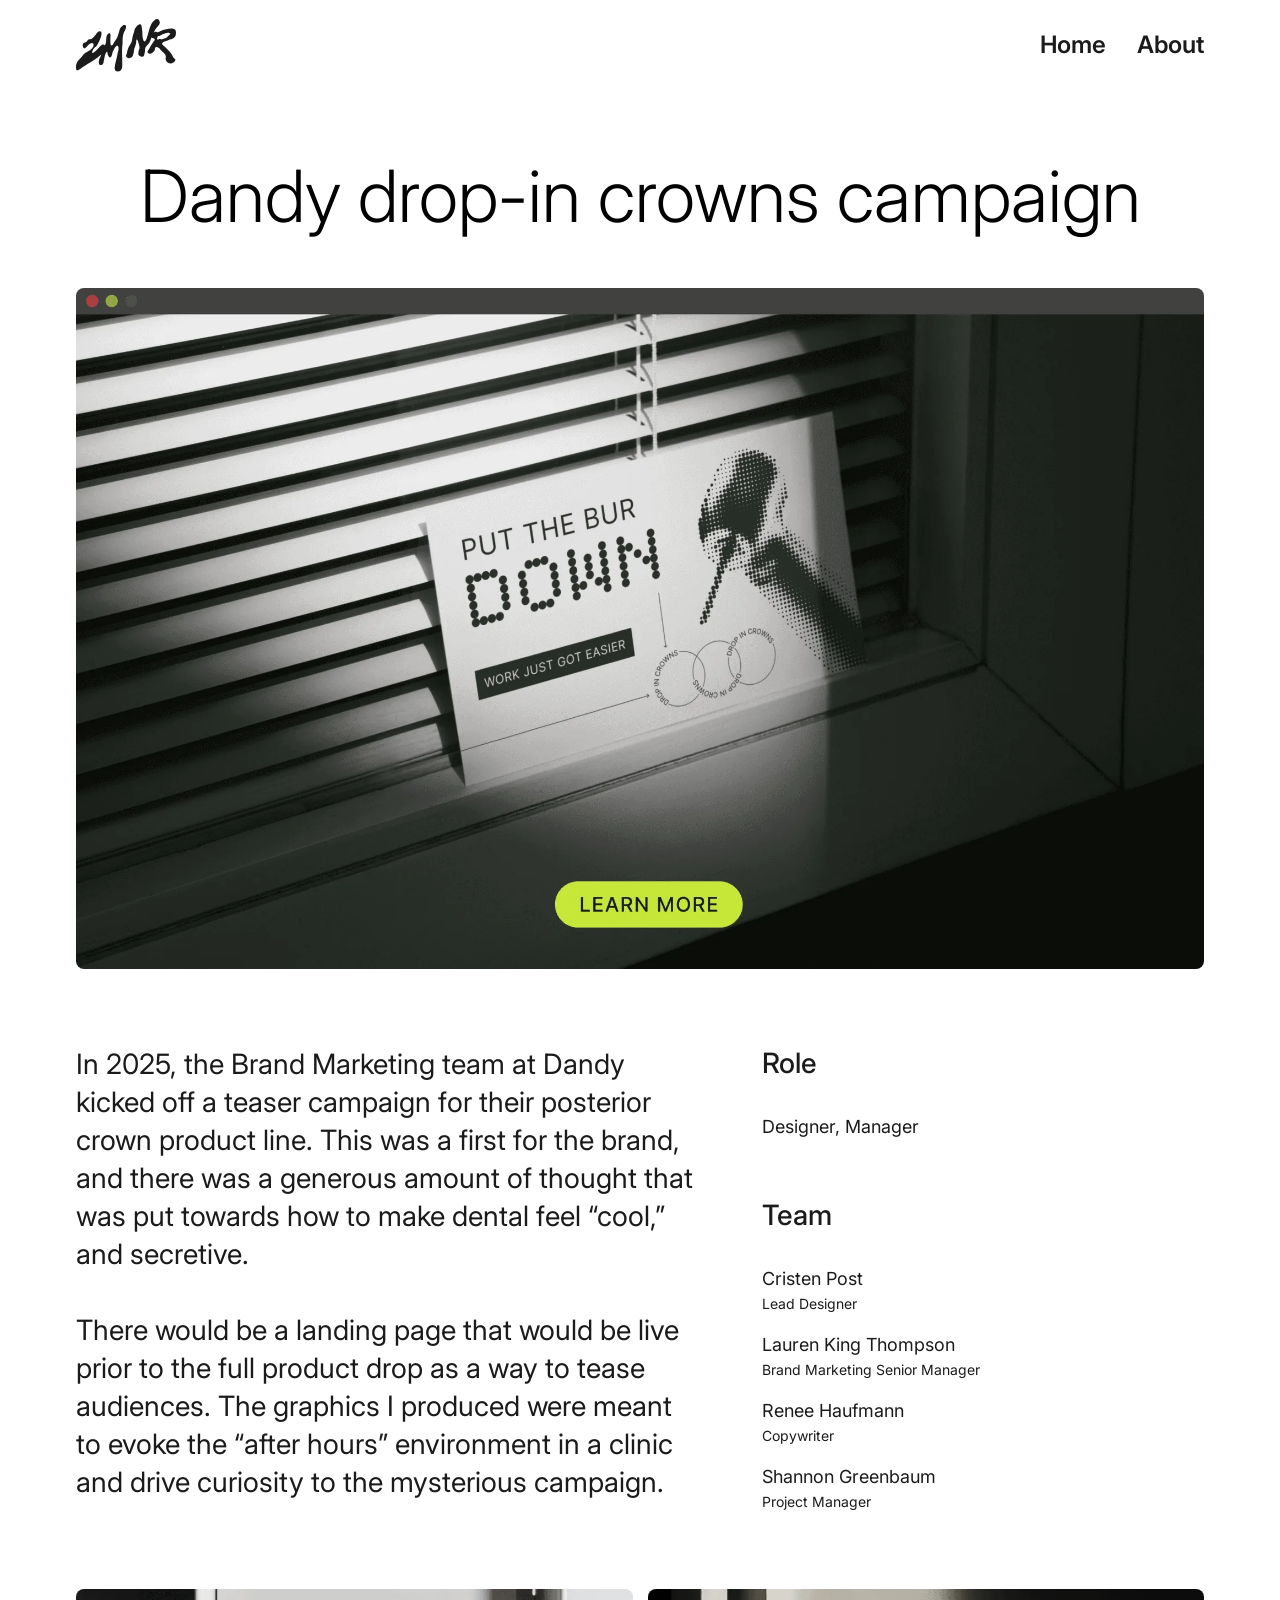
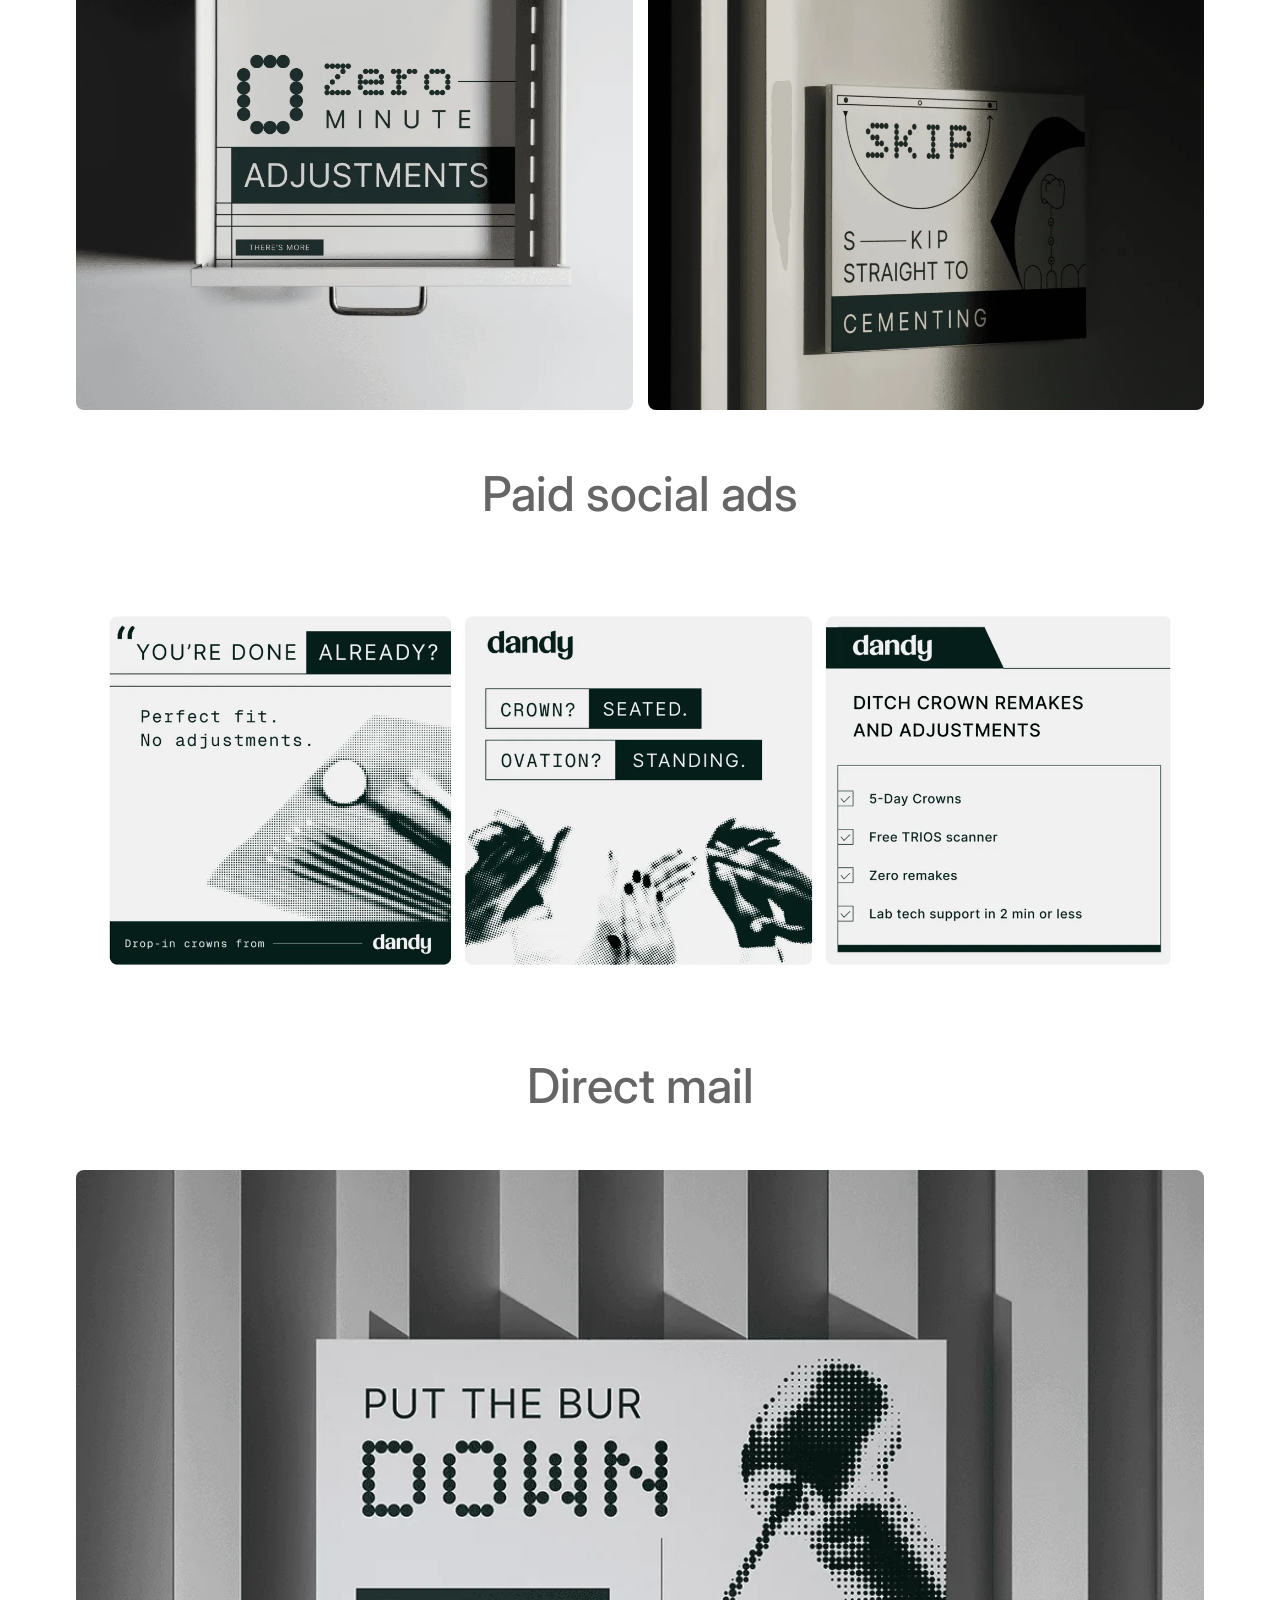
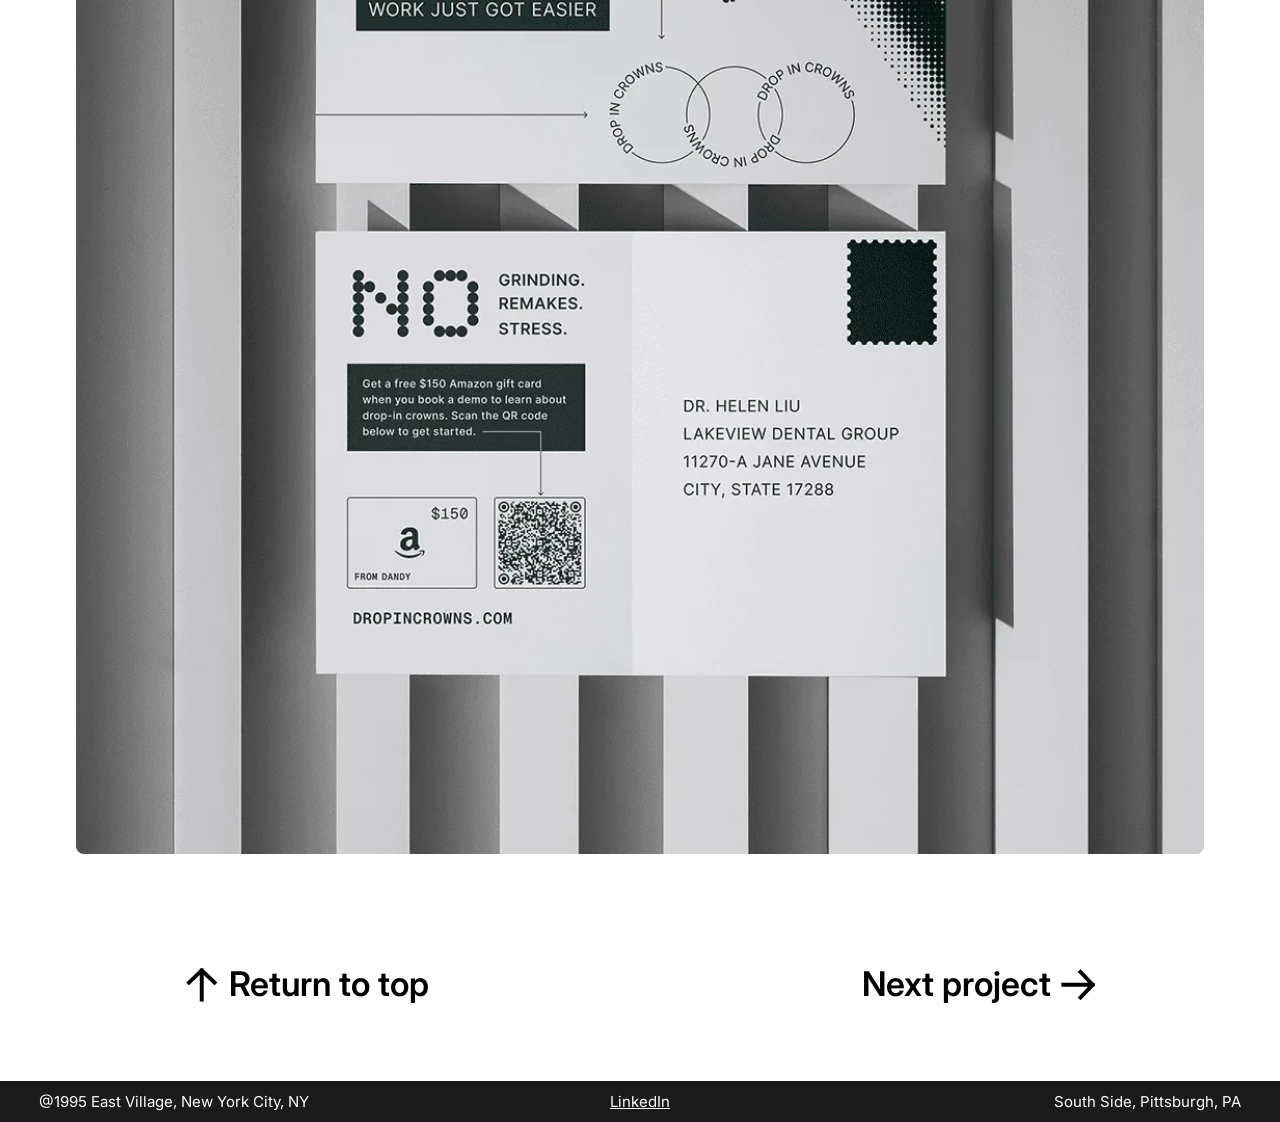
<file: page_drop-in-crowns.html>
<!DOCTYPE html>
<html lang="en">
<head>
  <meta charset="utf-8">
  <meta name="viewport" content="width=device-width, initial-scale=1">
  <title>Dandy drop-in crowns campaign — ZM Nishimura-Russ</title>
  <meta name="description" content="An “after hours” teaser campaign for Dandy’s posterior crown line: paid social and direct mail.">
  <link rel="canonical" href="https://zoemana.com/page_drop-in-crowns">
  <meta property="og:title" content="Dandy drop-in crowns campaign — ZM Nishimura-Russ">
  <meta property="og:description" content="An “after hours” teaser campaign for Dandy’s posterior crown line: paid social and direct mail.">
  <meta property="og:image" content="https://zoemana.com/assets/img/drop-in-crowns/01.webp">
  <meta property="og:url" content="https://zoemana.com/page_drop-in-crowns">
  <meta name="twitter:card" content="summary_large_image">
  <link rel="icon" href="assets/favicon.svg" type="image/svg+xml">
  <link rel="preconnect" href="https://fonts.googleapis.com">
  <link rel="preconnect" href="https://fonts.gstatic.com" crossorigin>
  <link rel="stylesheet" href="https://fonts.googleapis.com/css2?family=Inter:wght@300;400;500;600&display=swap">
  <link rel="stylesheet" href="assets/css/site.css">
</head>
<body id="top">
  <header class="site-header">
    <div class="wrap">
      <a class="logo" href="./" aria-label="ZM Nishimura-Russ — home"><svg viewBox="0 0 100 53" fill="none" aria-hidden="true"><path d="M43.692 10.5259C44.4745 8.50588 47.2421 4.89866 49.608 6.32375L49.692 6.41066C50.3985 7.4019 49.863 8.69112 49.6998 9.76613C49.289 11.2709 48.0901 12.5162 47.6793 14.021C46.4036 17.7608 46.6591 20.6011 46.5445 24.6021C45.4439 32.1716 46.54 39.962 46.2271 47.6626C46.1112 51.1902 43.5462 52.9903 40.2701 52.2505C38.9426 51.7738 38.689 49.9662 38.6031 48.7183C39.0477 44.0728 40.6958 39.9032 41.4302 35.1294C41.7563 32.807 43.0349 30.3578 42.3658 27.9038C42.1565 27.0861 41.4094 26.5249 40.5816 26.9097C38.7599 27.7225 38.1855 30.1736 37.1539 32.021C35.9154 34.04 36.5463 38 33.8121 38.5523C33.2315 38.4214 32.5237 37 32.191 36.5259C31.7749 35.8794 31.6475 34.5452 31.438 33.6411C30.6014 30.4986 28.7517 37.0339 28.6295 37.8941C28.3014 39.3129 27.9733 40.7748 27.7281 42.1939C27.6059 43.0539 27.5663 43.914 27.0709 44.6441C26.4932 45.7181 24.9621 46.5321 23.9244 45.8843C22.5542 44.8912 22.6316 42.7396 23.0425 41.2778C23.248 40.5901 23.205 39.9446 23.6177 39.2573C24.3529 38.0495 24.9023 36.8403 25.2388 35.4898C19.7332 40.2763 13.6069 43.8107 7.32965 47.7349C5.7565 48.5053 1.58138 52.9256 0.249572 50.6851C-0.12647 49.4364 0.0349249 47.6731 0.0317982 46.3823C0.481443 43.802 1.88534 41.74 3.91168 39.8521C5.19355 38.6507 5.93596 37.2326 7.09332 35.9448C9.98653 32.5964 15.1243 31.6634 17.1871 27.7105C18.0946 25.9488 17.6743 23.796 15.3541 24.1343C14.6911 24.1328 14.1531 24.5619 13.6568 24.9478C13.1603 25.2906 12.7053 25.505 12.2505 25.9771C11.0513 27.0926 10.1434 28.9404 8.6109 29.3667C7.61696 29.5359 7.11704 28.3301 6.90777 27.5122C6.44925 26.4355 6.57026 25.188 7.39703 24.3296C8.09937 23.428 9.67427 23.5606 10.5015 22.8316C11.2461 22.2311 11.6587 21.1135 12.4449 20.5562C12.9827 20.2136 13.6869 20.2577 14.3082 20.1734C15.4268 20.0902 16.0895 19.7051 16.9576 18.8472C18.8185 17.131 20.0571 14.7677 21.8765 13.0083C22.3312 12.4932 22.8694 12.322 23.5738 12.2378C29.0014 11.5637 21.7429 26.3457 19.7154 27.7603C18.4332 28.8326 17.0674 29.8188 16.6158 31.5816C16.3689 32.3121 15.9571 33.042 16.2486 33.731L16.3316 33.8179C18.6548 34.6836 23.03 27.467 25.3482 26.311C25.8034 26.0111 26.2175 25.6684 26.7144 25.4976C27.5234 25.2545 28.4439 25.7242 28.8716 26.4644C29.3142 25.5032 29.7015 24.5424 29.9625 23.5698C30.494 20.6027 29.6982 16.9868 32.0132 14.7124C32.7576 14.026 34.1665 13.9431 34.4175 14.8902C34.7118 16.5689 34.4261 18.4616 34.3882 19.9243C34.3078 20.9136 34.3932 21.7746 34.4371 22.7642C34.5648 24.1841 34.2364 25.5602 34.9839 26.2505C36.52 27.287 37.2193 24.9222 37.8384 23.8482C38.3339 23.075 38.8712 22.3019 39.3668 21.5718C42.0112 18.2658 42.375 14.3516 43.692 10.5259Z" fill="currentColor"/><path d="M80.7732 0.0306657C82.7837 -0.278343 83.6731 1.80979 83.8279 3.51113C83.7506 4.82595 82.9771 6.06389 82.0877 7.03067C80.2461 8.9151 78.8897 11.1081 77.7302 13.4516C77.9195 13.361 78.1066 13.2773 78.2908 13.2064C79.2575 12.7811 80.1084 12.5493 80.8045 13.1293C82.274 13.7867 84.1695 12.3166 85.7937 11.6205C90.9371 10.0736 101.455 6.63265 99.8308 15.14C99.7921 17.9628 96.9309 19.7033 94.572 20.3607C92.6385 21.0568 90.6655 22.1399 88.8093 22.4105C88.5002 22.4492 88.1908 22.5259 87.8816 22.7191C83.8598 25.1167 87.9594 26.4703 89.0808 27.9398C92.1744 30.8014 95.2676 33.6247 97.1238 37.8783C97.5105 39.1157 99.057 39.6186 99.5213 40.6625V40.7787C98.9412 43.0215 96.0413 44.7235 94.2625 44.4916C93.2184 44.0276 91.7492 43.9108 91.0144 42.9828C90.2023 41.7067 89.1196 40.3536 89.8543 38.3041C90.241 34.1664 85.6002 32.7352 83.9373 29.9897C83.0865 28.9069 79.3738 26.2385 78.9871 29.8734C78.9871 30.3375 78.9095 30.8406 78.6775 31.266C77.943 32.2326 77.3243 33.3149 76.242 33.8949C75.4299 34.359 74.5785 34.7852 73.7664 34.7465C72.529 34.7077 70.6347 33.702 71.949 31.8461C74.1532 28.443 75.7778 24.6913 78.4461 21.559C79.8382 19.0799 76.7865 19.4041 75.5252 18.4457C75.4038 18.7391 75.2827 19.0332 75.1609 19.3275C74.4262 21.5317 73.8123 23.8139 71.9949 25.5541C69.5587 27.7196 69.1408 28.6767 68.9861 32.2729C68.9474 33.1623 68.6763 34.1608 68.3787 35.2768L68.2752 35.6557C68.1058 36.2718 67.8249 36.8523 67.447 37.3676C67.2865 37.5865 67.0631 37.7576 66.7957 37.8041C66.6035 37.8375 66.3912 37.8567 66.158 37.8598C65.1845 37.8726 64.2603 37.3803 63.447 36.8451C62.9527 36.5199 62.4981 36.174 62.4392 35.8402C62.1686 34.1774 62.5971 31.329 63.3318 29.7436C64.0267 28.3865 62.5129 23.6564 61.5047 21.057C61.2659 20.4415 60.58 20.2799 60.4119 20.9184C60.11 22.0656 60.2546 23.8475 60.0066 24.5639C59.736 25.3759 59.5407 26.766 59.1541 27.5395C57.5686 30.3237 58.3049 32.8627 57.1062 35.8402C56.6808 36.9617 56.3324 38.3924 54.9402 38.6244C51.9486 40.4562 49.8867 37.542 50.0027 36.7299C50.08 35.9951 50.6599 35.376 50.8533 34.5639C51.472 31.509 51.9368 28.5702 53.909 26.018C54.6824 24.7032 55.6099 23.4269 55.8806 21.9574C56.2287 19.5212 56.6541 17.162 57.4275 14.8031C57.6595 14.1458 58.0078 13.4884 58.1238 12.7924C58.5105 10.2016 60.3546 6.41248 63.7185 5.32949C65.8841 5.09747 65.5756 7.99769 65.9236 9.46719C66.8902 13.3341 65.8072 17.8198 67.5086 21.5707C69.7901 25.4765 71.8666 14.8041 72.408 13.4506C73.8001 9.11945 74.7792 4.09133 78.8396 1.11367C79.381 0.572395 80.0386 0.107994 80.7732 0.0306657ZM93.2957 13.9027C92.2516 13.516 90.782 13.5932 89.6218 14.1732C87.727 14.4053 85.7155 15.9135 83.782 16.6869C83.2021 16.9573 82.4674 16.7253 81.8875 17.3051C81.5395 17.6144 81.462 18.1174 81.3074 18.5814C81.2301 19.0067 80.8823 19.5094 80.9207 19.8188C81.1914 20.6695 82.0033 20.9789 82.9314 20.2055C83.7048 19.7801 83.9372 20.2057 85.1746 20.3217C85.4066 20.5537 86.2689 19.9967 86.864 19.9223C87.6823 19.82 87.6145 19.591 88.4265 19.475C89.8185 19.127 90.8208 18.659 91.7488 17.4604C92.4835 16.455 93.8757 15.8362 94.2625 14.6762L94.2234 14.598C94.0299 14.4433 93.6048 14.1346 93.2957 13.9027Z" fill="currentColor"/></svg></a>
      <nav class="nav" aria-label="Main">
        <a href="./">Home</a>
        <a href="page_about">About</a>
      </nav>
    </div>
  </header>

  <main>
    <h1 class="page-title">Dandy drop-in crowns campaign</h1>
    <div class="wrap"><div class="row"><figure><div class="media" style="aspect-ratio:1128/681"><img src="assets/img/drop-in-crowns/01.webp" width="2048" height="1236" alt="Dandy drop-in crowns campaign — image 1" decoding="async"></div></figure></div></div>
    <div class="wrap block intro"><div class="prose lead"><p>In 2025, the Brand Marketing team at Dandy kicked off a teaser campaign for their posterior crown product line. This was a first for the brand, and there was a generous amount of thought that was put towards how to make dental feel “cool,” and secretive.</p><p>There would be a landing page that would be live prior to the full product drop as a way to tease audiences. The graphics I produced were meant to evoke the “after hours” environment in a clinic and drive curiosity to the mysterious campaign.</p></div><aside class="credits"><section><h3>Role</h3><ul><li>Designer, Manager</li></ul></section><section><h3>Team</h3><ul class="people"><li>Cristen Post<span class="role">Lead Designer</span></li><li>Lauren King Thompson<span class="role">Brand Marketing Senior Manager</span></li><li>Renee Haufmann<span class="role">Copywriter</span></li><li>Shannon Greenbaum<span class="role">Project Manager</span></li></ul></section></aside></div>
    <div class="wrap"><div class="row c2"><figure><div class="media" style="aspect-ratio:557/421"><img src="assets/img/drop-in-crowns/02.webp" width="1110" height="782" alt="Dandy drop-in crowns campaign — image 2" decoding="async"></div></figure><figure><div class="media" style="aspect-ratio:557/421"><img src="assets/img/drop-in-crowns/03.webp" width="1110" height="782" alt="Dandy drop-in crowns campaign — image 3" loading="lazy" decoding="async"></div></figure></div></div>
    <div class="wrap block tight"><h2 class="h2 center grey">Paid social ads</h2></div>
    <div class="wrap"><div class="row"><figure><div class="media contain flat" style="aspect-ratio:1200/452"><img src="assets/img/drop-in-crowns/04.webp" width="2048" height="771" alt="Dandy drop-in crowns campaign — image 4" loading="lazy" decoding="async"></div></figure></div></div>
    <div class="wrap block tight"><h2 class="h2 center grey">Direct mail</h2></div>
    <div class="wrap"><div class="row"><figure><div class="media" style="aspect-ratio:1128/1284"><img src="assets/img/drop-in-crowns/05.webp" width="1086" height="1445" alt="Dandy drop-in crowns campaign — image 5" loading="lazy" decoding="async"></div></figure></div></div>
    <nav class="pager" aria-label="Project navigation">
      <a href="#top"><svg viewBox="-3 -3 39 43" fill="none" aria-hidden="true"><path d="M32.375 15.4167L16.1875 0L0 15.4167M16.1875 0L16.1875 37" stroke="currentColor" stroke-width="5" stroke-linecap="square"/></svg><span>Return to top</span></a>
      <a href="page_cda"><span>Next project</span><svg viewBox="-3 -3 43 39" fill="none" aria-hidden="true"><path d="M21.5833 32.375L37 16.1875L21.5833 0M37 16.1875L0 16.1875" stroke="currentColor" stroke-width="5" stroke-linecap="square"/></svg></a>
    </nav>
  </main>

  <footer class="site-footer">
    <div class="bar">
      <span>@1995 East Village, New York City, NY</span>
      <a href="https://www.linkedin.com/in/zmnishimura-russ/" target="_blank" rel="noopener">LinkedIn</a>
      <span>South Side, Pittsburgh, PA</span>
    </div>
  </footer>
</body>
</html>
</file>
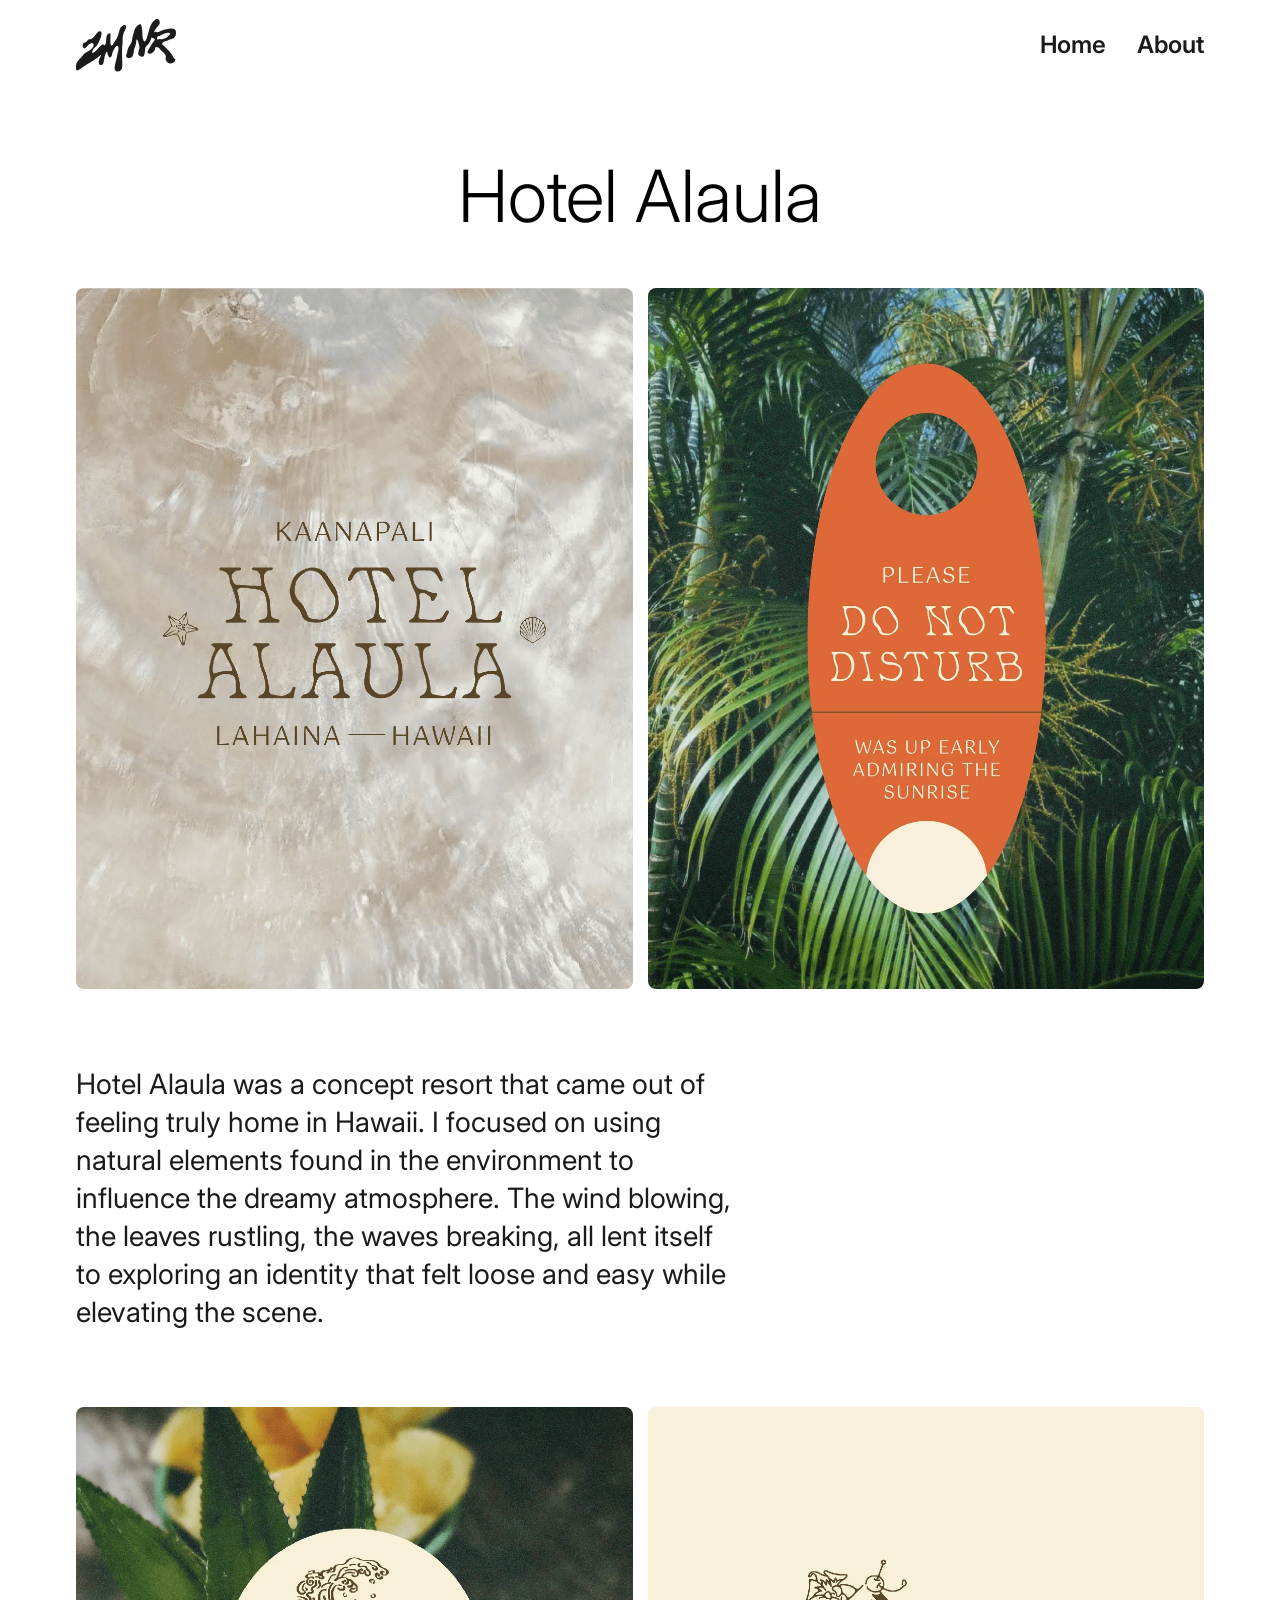
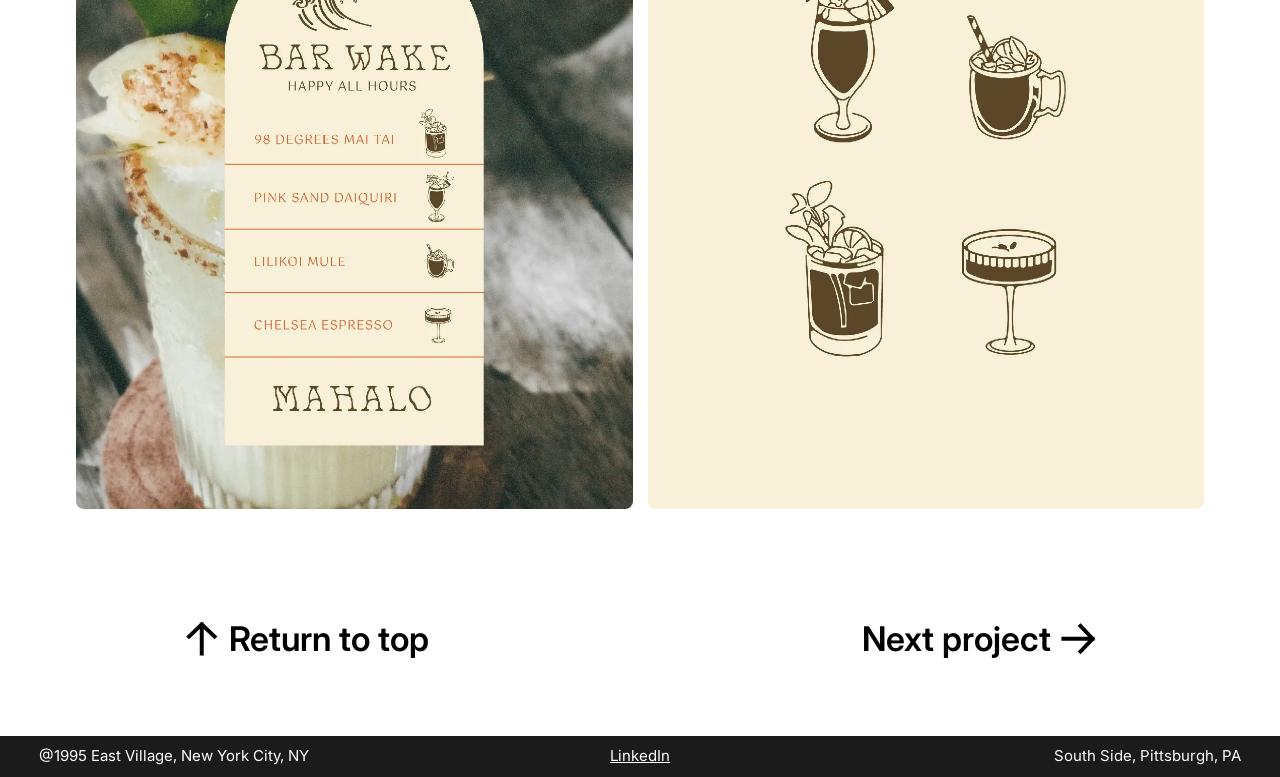
<file: page_hotel-alaula.html>
<!DOCTYPE html>
<html lang="en">
<head>
  <meta charset="utf-8">
  <meta name="viewport" content="width=device-width, initial-scale=1">
  <title>Hotel Alaula — ZM Nishimura-Russ</title>
  <meta name="description" content="Concept branding for Hotel Alaula, a resort inspired by feeling truly at home in Hawaii.">
  <link rel="canonical" href="https://zoemana.com/page_hotel-alaula">
  <meta property="og:title" content="Hotel Alaula — ZM Nishimura-Russ">
  <meta property="og:description" content="Concept branding for Hotel Alaula, a resort inspired by feeling truly at home in Hawaii.">
  <meta property="og:image" content="https://zoemana.com/assets/img/hotel-alaula/01.webp">
  <meta property="og:url" content="https://zoemana.com/page_hotel-alaula">
  <meta name="twitter:card" content="summary_large_image">
  <link rel="icon" href="assets/favicon.svg" type="image/svg+xml">
  <link rel="preconnect" href="https://fonts.googleapis.com">
  <link rel="preconnect" href="https://fonts.gstatic.com" crossorigin>
  <link rel="stylesheet" href="https://fonts.googleapis.com/css2?family=Inter:wght@300;400;500;600&display=swap">
  <link rel="stylesheet" href="assets/css/site.css">
</head>
<body id="top">
  <header class="site-header">
    <div class="wrap">
      <a class="logo" href="./" aria-label="ZM Nishimura-Russ — home"><svg viewBox="0 0 100 53" fill="none" aria-hidden="true"><path d="M43.692 10.5259C44.4745 8.50588 47.2421 4.89866 49.608 6.32375L49.692 6.41066C50.3985 7.4019 49.863 8.69112 49.6998 9.76613C49.289 11.2709 48.0901 12.5162 47.6793 14.021C46.4036 17.7608 46.6591 20.6011 46.5445 24.6021C45.4439 32.1716 46.54 39.962 46.2271 47.6626C46.1112 51.1902 43.5462 52.9903 40.2701 52.2505C38.9426 51.7738 38.689 49.9662 38.6031 48.7183C39.0477 44.0728 40.6958 39.9032 41.4302 35.1294C41.7563 32.807 43.0349 30.3578 42.3658 27.9038C42.1565 27.0861 41.4094 26.5249 40.5816 26.9097C38.7599 27.7225 38.1855 30.1736 37.1539 32.021C35.9154 34.04 36.5463 38 33.8121 38.5523C33.2315 38.4214 32.5237 37 32.191 36.5259C31.7749 35.8794 31.6475 34.5452 31.438 33.6411C30.6014 30.4986 28.7517 37.0339 28.6295 37.8941C28.3014 39.3129 27.9733 40.7748 27.7281 42.1939C27.6059 43.0539 27.5663 43.914 27.0709 44.6441C26.4932 45.7181 24.9621 46.5321 23.9244 45.8843C22.5542 44.8912 22.6316 42.7396 23.0425 41.2778C23.248 40.5901 23.205 39.9446 23.6177 39.2573C24.3529 38.0495 24.9023 36.8403 25.2388 35.4898C19.7332 40.2763 13.6069 43.8107 7.32965 47.7349C5.7565 48.5053 1.58138 52.9256 0.249572 50.6851C-0.12647 49.4364 0.0349249 47.6731 0.0317982 46.3823C0.481443 43.802 1.88534 41.74 3.91168 39.8521C5.19355 38.6507 5.93596 37.2326 7.09332 35.9448C9.98653 32.5964 15.1243 31.6634 17.1871 27.7105C18.0946 25.9488 17.6743 23.796 15.3541 24.1343C14.6911 24.1328 14.1531 24.5619 13.6568 24.9478C13.1603 25.2906 12.7053 25.505 12.2505 25.9771C11.0513 27.0926 10.1434 28.9404 8.6109 29.3667C7.61696 29.5359 7.11704 28.3301 6.90777 27.5122C6.44925 26.4355 6.57026 25.188 7.39703 24.3296C8.09937 23.428 9.67427 23.5606 10.5015 22.8316C11.2461 22.2311 11.6587 21.1135 12.4449 20.5562C12.9827 20.2136 13.6869 20.2577 14.3082 20.1734C15.4268 20.0902 16.0895 19.7051 16.9576 18.8472C18.8185 17.131 20.0571 14.7677 21.8765 13.0083C22.3312 12.4932 22.8694 12.322 23.5738 12.2378C29.0014 11.5637 21.7429 26.3457 19.7154 27.7603C18.4332 28.8326 17.0674 29.8188 16.6158 31.5816C16.3689 32.3121 15.9571 33.042 16.2486 33.731L16.3316 33.8179C18.6548 34.6836 23.03 27.467 25.3482 26.311C25.8034 26.0111 26.2175 25.6684 26.7144 25.4976C27.5234 25.2545 28.4439 25.7242 28.8716 26.4644C29.3142 25.5032 29.7015 24.5424 29.9625 23.5698C30.494 20.6027 29.6982 16.9868 32.0132 14.7124C32.7576 14.026 34.1665 13.9431 34.4175 14.8902C34.7118 16.5689 34.4261 18.4616 34.3882 19.9243C34.3078 20.9136 34.3932 21.7746 34.4371 22.7642C34.5648 24.1841 34.2364 25.5602 34.9839 26.2505C36.52 27.287 37.2193 24.9222 37.8384 23.8482C38.3339 23.075 38.8712 22.3019 39.3668 21.5718C42.0112 18.2658 42.375 14.3516 43.692 10.5259Z" fill="currentColor"/><path d="M80.7732 0.0306657C82.7837 -0.278343 83.6731 1.80979 83.8279 3.51113C83.7506 4.82595 82.9771 6.06389 82.0877 7.03067C80.2461 8.9151 78.8897 11.1081 77.7302 13.4516C77.9195 13.361 78.1066 13.2773 78.2908 13.2064C79.2575 12.7811 80.1084 12.5493 80.8045 13.1293C82.274 13.7867 84.1695 12.3166 85.7937 11.6205C90.9371 10.0736 101.455 6.63265 99.8308 15.14C99.7921 17.9628 96.9309 19.7033 94.572 20.3607C92.6385 21.0568 90.6655 22.1399 88.8093 22.4105C88.5002 22.4492 88.1908 22.5259 87.8816 22.7191C83.8598 25.1167 87.9594 26.4703 89.0808 27.9398C92.1744 30.8014 95.2676 33.6247 97.1238 37.8783C97.5105 39.1157 99.057 39.6186 99.5213 40.6625V40.7787C98.9412 43.0215 96.0413 44.7235 94.2625 44.4916C93.2184 44.0276 91.7492 43.9108 91.0144 42.9828C90.2023 41.7067 89.1196 40.3536 89.8543 38.3041C90.241 34.1664 85.6002 32.7352 83.9373 29.9897C83.0865 28.9069 79.3738 26.2385 78.9871 29.8734C78.9871 30.3375 78.9095 30.8406 78.6775 31.266C77.943 32.2326 77.3243 33.3149 76.242 33.8949C75.4299 34.359 74.5785 34.7852 73.7664 34.7465C72.529 34.7077 70.6347 33.702 71.949 31.8461C74.1532 28.443 75.7778 24.6913 78.4461 21.559C79.8382 19.0799 76.7865 19.4041 75.5252 18.4457C75.4038 18.7391 75.2827 19.0332 75.1609 19.3275C74.4262 21.5317 73.8123 23.8139 71.9949 25.5541C69.5587 27.7196 69.1408 28.6767 68.9861 32.2729C68.9474 33.1623 68.6763 34.1608 68.3787 35.2768L68.2752 35.6557C68.1058 36.2718 67.8249 36.8523 67.447 37.3676C67.2865 37.5865 67.0631 37.7576 66.7957 37.8041C66.6035 37.8375 66.3912 37.8567 66.158 37.8598C65.1845 37.8726 64.2603 37.3803 63.447 36.8451C62.9527 36.5199 62.4981 36.174 62.4392 35.8402C62.1686 34.1774 62.5971 31.329 63.3318 29.7436C64.0267 28.3865 62.5129 23.6564 61.5047 21.057C61.2659 20.4415 60.58 20.2799 60.4119 20.9184C60.11 22.0656 60.2546 23.8475 60.0066 24.5639C59.736 25.3759 59.5407 26.766 59.1541 27.5395C57.5686 30.3237 58.3049 32.8627 57.1062 35.8402C56.6808 36.9617 56.3324 38.3924 54.9402 38.6244C51.9486 40.4562 49.8867 37.542 50.0027 36.7299C50.08 35.9951 50.6599 35.376 50.8533 34.5639C51.472 31.509 51.9368 28.5702 53.909 26.018C54.6824 24.7032 55.6099 23.4269 55.8806 21.9574C56.2287 19.5212 56.6541 17.162 57.4275 14.8031C57.6595 14.1458 58.0078 13.4884 58.1238 12.7924C58.5105 10.2016 60.3546 6.41248 63.7185 5.32949C65.8841 5.09747 65.5756 7.99769 65.9236 9.46719C66.8902 13.3341 65.8072 17.8198 67.5086 21.5707C69.7901 25.4765 71.8666 14.8041 72.408 13.4506C73.8001 9.11945 74.7792 4.09133 78.8396 1.11367C79.381 0.572395 80.0386 0.107994 80.7732 0.0306657ZM93.2957 13.9027C92.2516 13.516 90.782 13.5932 89.6218 14.1732C87.727 14.4053 85.7155 15.9135 83.782 16.6869C83.2021 16.9573 82.4674 16.7253 81.8875 17.3051C81.5395 17.6144 81.462 18.1174 81.3074 18.5814C81.2301 19.0067 80.8823 19.5094 80.9207 19.8188C81.1914 20.6695 82.0033 20.9789 82.9314 20.2055C83.7048 19.7801 83.9372 20.2057 85.1746 20.3217C85.4066 20.5537 86.2689 19.9967 86.864 19.9223C87.6823 19.82 87.6145 19.591 88.4265 19.475C89.8185 19.127 90.8208 18.659 91.7488 17.4604C92.4835 16.455 93.8757 15.8362 94.2625 14.6762L94.2234 14.598C94.0299 14.4433 93.6048 14.1346 93.2957 13.9027Z" fill="currentColor"/></svg></a>
      <nav class="nav" aria-label="Main">
        <a href="./">Home</a>
        <a href="page_about">About</a>
      </nav>
    </div>
  </header>

  <main>
    <h1 class="page-title">Hotel Alaula</h1>
    <div class="wrap"><div class="row c2"><figure><div class="media" style="aspect-ratio:557/702"><img src="assets/img/hotel-alaula/01.webp" width="1114" height="1392" alt="Hotel Alaula — image 1" decoding="async"></div></figure><figure><div class="media" style="aspect-ratio:557/702"><img src="assets/img/hotel-alaula/02.webp" width="1114" height="1392" alt="Hotel Alaula — image 2" decoding="async"></div></figure></div></div>
    <div class="wrap block"><div class="prose lead measure"><p>Hotel Alaula was a concept resort that came out of feeling truly home in Hawaii. I focused on using natural elements found in the environment to influence the dreamy atmosphere. The wind blowing, the leaves rustling, the waves breaking, all lent itself to exploring an identity that felt loose and easy while elevating the scene.</p></div></div>
    <div class="wrap"><div class="row c2"><figure><div class="media" style="aspect-ratio:557/702"><img src="assets/img/hotel-alaula/03.webp" width="1114" height="1392" alt="Hotel Alaula — image 3" loading="lazy" decoding="async"></div></figure><figure><div class="media" style="aspect-ratio:557/702"><img src="assets/img/hotel-alaula/04.webp" width="1114" height="1392" alt="Hotel Alaula — image 4" loading="lazy" decoding="async"></div></figure></div></div>
    <nav class="pager" aria-label="Project navigation">
      <a href="#top"><svg viewBox="-3 -3 39 43" fill="none" aria-hidden="true"><path d="M32.375 15.4167L16.1875 0L0 15.4167M16.1875 0L16.1875 37" stroke="currentColor" stroke-width="5" stroke-linecap="square"/></svg><span>Return to top</span></a>
      <a href="page_makiina"><span>Next project</span><svg viewBox="-3 -3 43 39" fill="none" aria-hidden="true"><path d="M21.5833 32.375L37 16.1875L21.5833 0M37 16.1875L0 16.1875" stroke="currentColor" stroke-width="5" stroke-linecap="square"/></svg></a>
    </nav>
  </main>

  <footer class="site-footer">
    <div class="bar">
      <span>@1995 East Village, New York City, NY</span>
      <a href="https://www.linkedin.com/in/zmnishimura-russ/" target="_blank" rel="noopener">LinkedIn</a>
      <span>South Side, Pittsburgh, PA</span>
    </div>
  </footer>
</body>
</html>
</file>
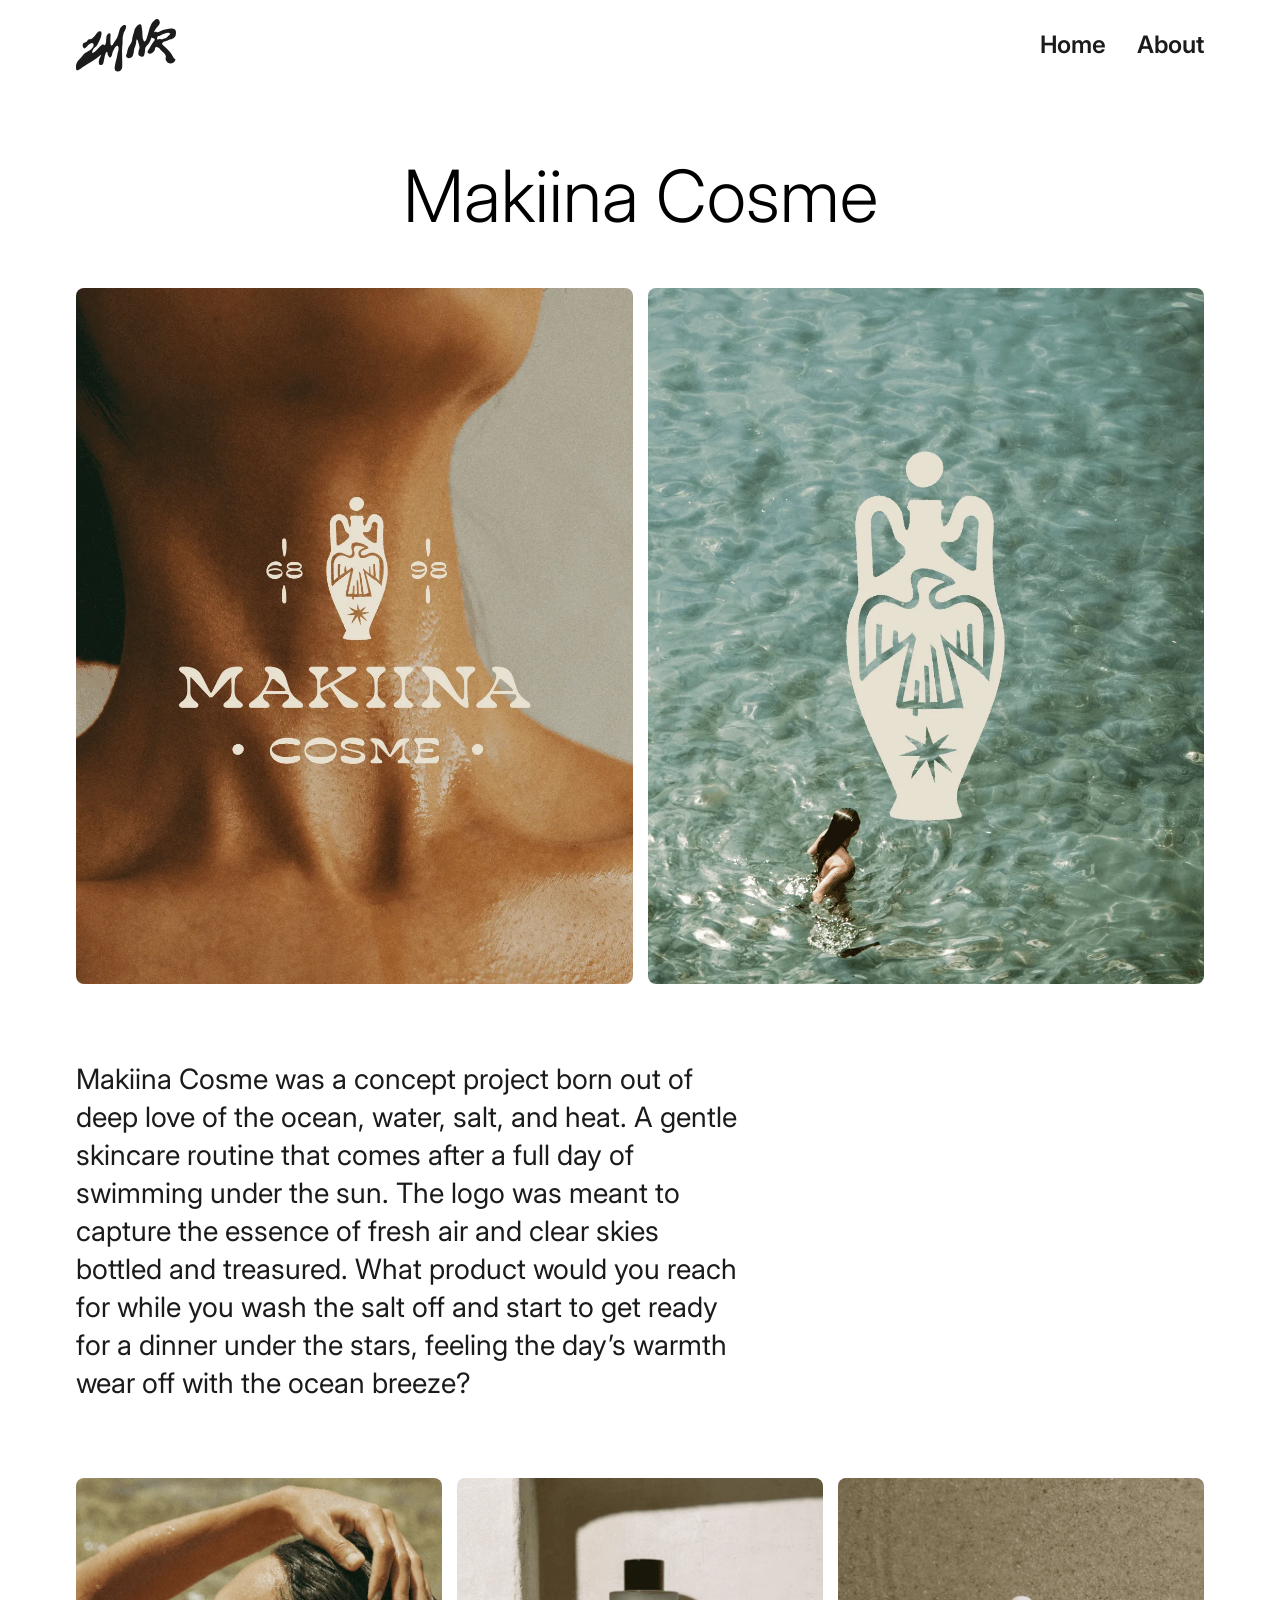
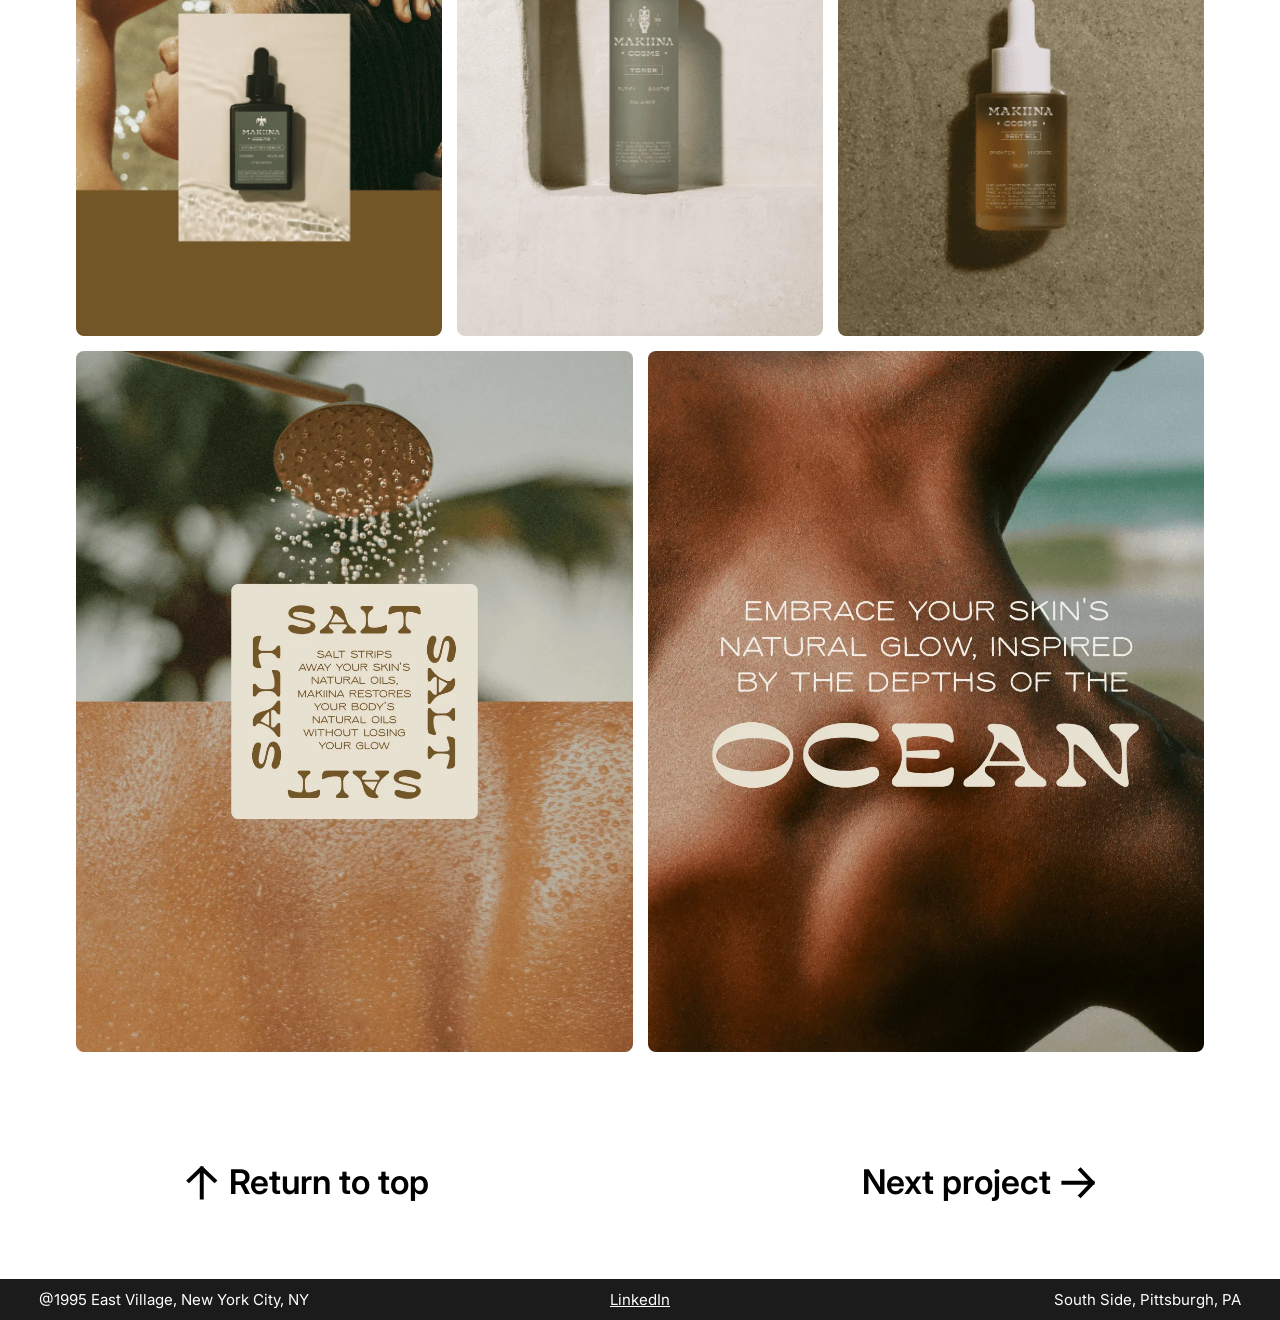
<file: page_makiina.html>
<!DOCTYPE html>
<html lang="en">
<head>
  <meta charset="utf-8">
  <meta name="viewport" content="width=device-width, initial-scale=1">
  <title>Makiina Cosme — ZM Nishimura-Russ</title>
  <meta name="description" content="Concept branding for Makiina Cosme, a gentle after-sun skincare line born from a love of the ocean.">
  <link rel="canonical" href="https://zoemana.com/page_makiina">
  <meta property="og:title" content="Makiina Cosme — ZM Nishimura-Russ">
  <meta property="og:description" content="Concept branding for Makiina Cosme, a gentle after-sun skincare line born from a love of the ocean.">
  <meta property="og:image" content="https://zoemana.com/assets/img/makiina/01.webp">
  <meta property="og:url" content="https://zoemana.com/page_makiina">
  <meta name="twitter:card" content="summary_large_image">
  <link rel="icon" href="assets/favicon.svg" type="image/svg+xml">
  <link rel="preconnect" href="https://fonts.googleapis.com">
  <link rel="preconnect" href="https://fonts.gstatic.com" crossorigin>
  <link rel="stylesheet" href="https://fonts.googleapis.com/css2?family=Inter:wght@300;400;500;600&display=swap">
  <link rel="stylesheet" href="assets/css/site.css">
</head>
<body id="top">
  <header class="site-header">
    <div class="wrap">
      <a class="logo" href="./" aria-label="ZM Nishimura-Russ — home"><svg viewBox="0 0 100 53" fill="none" aria-hidden="true"><path d="M43.692 10.5259C44.4745 8.50588 47.2421 4.89866 49.608 6.32375L49.692 6.41066C50.3985 7.4019 49.863 8.69112 49.6998 9.76613C49.289 11.2709 48.0901 12.5162 47.6793 14.021C46.4036 17.7608 46.6591 20.6011 46.5445 24.6021C45.4439 32.1716 46.54 39.962 46.2271 47.6626C46.1112 51.1902 43.5462 52.9903 40.2701 52.2505C38.9426 51.7738 38.689 49.9662 38.6031 48.7183C39.0477 44.0728 40.6958 39.9032 41.4302 35.1294C41.7563 32.807 43.0349 30.3578 42.3658 27.9038C42.1565 27.0861 41.4094 26.5249 40.5816 26.9097C38.7599 27.7225 38.1855 30.1736 37.1539 32.021C35.9154 34.04 36.5463 38 33.8121 38.5523C33.2315 38.4214 32.5237 37 32.191 36.5259C31.7749 35.8794 31.6475 34.5452 31.438 33.6411C30.6014 30.4986 28.7517 37.0339 28.6295 37.8941C28.3014 39.3129 27.9733 40.7748 27.7281 42.1939C27.6059 43.0539 27.5663 43.914 27.0709 44.6441C26.4932 45.7181 24.9621 46.5321 23.9244 45.8843C22.5542 44.8912 22.6316 42.7396 23.0425 41.2778C23.248 40.5901 23.205 39.9446 23.6177 39.2573C24.3529 38.0495 24.9023 36.8403 25.2388 35.4898C19.7332 40.2763 13.6069 43.8107 7.32965 47.7349C5.7565 48.5053 1.58138 52.9256 0.249572 50.6851C-0.12647 49.4364 0.0349249 47.6731 0.0317982 46.3823C0.481443 43.802 1.88534 41.74 3.91168 39.8521C5.19355 38.6507 5.93596 37.2326 7.09332 35.9448C9.98653 32.5964 15.1243 31.6634 17.1871 27.7105C18.0946 25.9488 17.6743 23.796 15.3541 24.1343C14.6911 24.1328 14.1531 24.5619 13.6568 24.9478C13.1603 25.2906 12.7053 25.505 12.2505 25.9771C11.0513 27.0926 10.1434 28.9404 8.6109 29.3667C7.61696 29.5359 7.11704 28.3301 6.90777 27.5122C6.44925 26.4355 6.57026 25.188 7.39703 24.3296C8.09937 23.428 9.67427 23.5606 10.5015 22.8316C11.2461 22.2311 11.6587 21.1135 12.4449 20.5562C12.9827 20.2136 13.6869 20.2577 14.3082 20.1734C15.4268 20.0902 16.0895 19.7051 16.9576 18.8472C18.8185 17.131 20.0571 14.7677 21.8765 13.0083C22.3312 12.4932 22.8694 12.322 23.5738 12.2378C29.0014 11.5637 21.7429 26.3457 19.7154 27.7603C18.4332 28.8326 17.0674 29.8188 16.6158 31.5816C16.3689 32.3121 15.9571 33.042 16.2486 33.731L16.3316 33.8179C18.6548 34.6836 23.03 27.467 25.3482 26.311C25.8034 26.0111 26.2175 25.6684 26.7144 25.4976C27.5234 25.2545 28.4439 25.7242 28.8716 26.4644C29.3142 25.5032 29.7015 24.5424 29.9625 23.5698C30.494 20.6027 29.6982 16.9868 32.0132 14.7124C32.7576 14.026 34.1665 13.9431 34.4175 14.8902C34.7118 16.5689 34.4261 18.4616 34.3882 19.9243C34.3078 20.9136 34.3932 21.7746 34.4371 22.7642C34.5648 24.1841 34.2364 25.5602 34.9839 26.2505C36.52 27.287 37.2193 24.9222 37.8384 23.8482C38.3339 23.075 38.8712 22.3019 39.3668 21.5718C42.0112 18.2658 42.375 14.3516 43.692 10.5259Z" fill="currentColor"/><path d="M80.7732 0.0306657C82.7837 -0.278343 83.6731 1.80979 83.8279 3.51113C83.7506 4.82595 82.9771 6.06389 82.0877 7.03067C80.2461 8.9151 78.8897 11.1081 77.7302 13.4516C77.9195 13.361 78.1066 13.2773 78.2908 13.2064C79.2575 12.7811 80.1084 12.5493 80.8045 13.1293C82.274 13.7867 84.1695 12.3166 85.7937 11.6205C90.9371 10.0736 101.455 6.63265 99.8308 15.14C99.7921 17.9628 96.9309 19.7033 94.572 20.3607C92.6385 21.0568 90.6655 22.1399 88.8093 22.4105C88.5002 22.4492 88.1908 22.5259 87.8816 22.7191C83.8598 25.1167 87.9594 26.4703 89.0808 27.9398C92.1744 30.8014 95.2676 33.6247 97.1238 37.8783C97.5105 39.1157 99.057 39.6186 99.5213 40.6625V40.7787C98.9412 43.0215 96.0413 44.7235 94.2625 44.4916C93.2184 44.0276 91.7492 43.9108 91.0144 42.9828C90.2023 41.7067 89.1196 40.3536 89.8543 38.3041C90.241 34.1664 85.6002 32.7352 83.9373 29.9897C83.0865 28.9069 79.3738 26.2385 78.9871 29.8734C78.9871 30.3375 78.9095 30.8406 78.6775 31.266C77.943 32.2326 77.3243 33.3149 76.242 33.8949C75.4299 34.359 74.5785 34.7852 73.7664 34.7465C72.529 34.7077 70.6347 33.702 71.949 31.8461C74.1532 28.443 75.7778 24.6913 78.4461 21.559C79.8382 19.0799 76.7865 19.4041 75.5252 18.4457C75.4038 18.7391 75.2827 19.0332 75.1609 19.3275C74.4262 21.5317 73.8123 23.8139 71.9949 25.5541C69.5587 27.7196 69.1408 28.6767 68.9861 32.2729C68.9474 33.1623 68.6763 34.1608 68.3787 35.2768L68.2752 35.6557C68.1058 36.2718 67.8249 36.8523 67.447 37.3676C67.2865 37.5865 67.0631 37.7576 66.7957 37.8041C66.6035 37.8375 66.3912 37.8567 66.158 37.8598C65.1845 37.8726 64.2603 37.3803 63.447 36.8451C62.9527 36.5199 62.4981 36.174 62.4392 35.8402C62.1686 34.1774 62.5971 31.329 63.3318 29.7436C64.0267 28.3865 62.5129 23.6564 61.5047 21.057C61.2659 20.4415 60.58 20.2799 60.4119 20.9184C60.11 22.0656 60.2546 23.8475 60.0066 24.5639C59.736 25.3759 59.5407 26.766 59.1541 27.5395C57.5686 30.3237 58.3049 32.8627 57.1062 35.8402C56.6808 36.9617 56.3324 38.3924 54.9402 38.6244C51.9486 40.4562 49.8867 37.542 50.0027 36.7299C50.08 35.9951 50.6599 35.376 50.8533 34.5639C51.472 31.509 51.9368 28.5702 53.909 26.018C54.6824 24.7032 55.6099 23.4269 55.8806 21.9574C56.2287 19.5212 56.6541 17.162 57.4275 14.8031C57.6595 14.1458 58.0078 13.4884 58.1238 12.7924C58.5105 10.2016 60.3546 6.41248 63.7185 5.32949C65.8841 5.09747 65.5756 7.99769 65.9236 9.46719C66.8902 13.3341 65.8072 17.8198 67.5086 21.5707C69.7901 25.4765 71.8666 14.8041 72.408 13.4506C73.8001 9.11945 74.7792 4.09133 78.8396 1.11367C79.381 0.572395 80.0386 0.107994 80.7732 0.0306657ZM93.2957 13.9027C92.2516 13.516 90.782 13.5932 89.6218 14.1732C87.727 14.4053 85.7155 15.9135 83.782 16.6869C83.2021 16.9573 82.4674 16.7253 81.8875 17.3051C81.5395 17.6144 81.462 18.1174 81.3074 18.5814C81.2301 19.0067 80.8823 19.5094 80.9207 19.8188C81.1914 20.6695 82.0033 20.9789 82.9314 20.2055C83.7048 19.7801 83.9372 20.2057 85.1746 20.3217C85.4066 20.5537 86.2689 19.9967 86.864 19.9223C87.6823 19.82 87.6145 19.591 88.4265 19.475C89.8185 19.127 90.8208 18.659 91.7488 17.4604C92.4835 16.455 93.8757 15.8362 94.2625 14.6762L94.2234 14.598C94.0299 14.4433 93.6048 14.1346 93.2957 13.9027Z" fill="currentColor"/></svg></a>
      <nav class="nav" aria-label="Main">
        <a href="./">Home</a>
        <a href="page_about">About</a>
      </nav>
    </div>
  </header>

  <main>
    <h1 class="page-title">Makiina Cosme</h1>
    <div class="wrap"><div class="row c2"><figure><div class="media" style="aspect-ratio:554/693"><img src="assets/img/makiina/01.webp" width="1080" height="1350" alt="Makiina Cosme — image 1" decoding="async"></div></figure><figure><div class="media" style="aspect-ratio:554/693"><img src="assets/img/makiina/02.webp" width="1080" height="1350" alt="Makiina Cosme — image 2" decoding="async"></div></figure></div></div>
    <div class="wrap block"><div class="prose lead measure"><p>Makiina Cosme was a concept project born out of deep love of the ocean, water, salt, and heat. A gentle skincare routine that comes after a full day of swimming under the sun. The logo was meant to capture the essence of fresh air and clear skies bottled and treasured. What product would you reach for while you wash the salt off and start to get ready for a dinner under the stars, feeling the day’s warmth wear off with the ocean breeze?</p></div></div>
    <div class="wrap"><div class="row c3"><figure><div class="media" style="aspect-ratio:366/458"><img src="assets/img/makiina/03.webp" width="800" height="1000" alt="Makiina Cosme — image 3" loading="lazy" decoding="async"></div></figure><figure><div class="media" style="aspect-ratio:366/458"><img src="assets/img/makiina/04.webp" width="800" height="1000" alt="Makiina Cosme — image 4" loading="lazy" decoding="async"></div></figure><figure><div class="media" style="aspect-ratio:366/458"><img src="assets/img/makiina/05.webp" width="800" height="1000" alt="Makiina Cosme — image 5" loading="lazy" decoding="async"></div></figure></div></div>
    <div class="wrap"><div class="row c2"><figure><div class="media" style="aspect-ratio:557/702"><img src="assets/img/makiina/06.webp" width="1080" height="1350" alt="Makiina Cosme — image 6" loading="lazy" decoding="async"></div></figure><figure><div class="media" style="aspect-ratio:557/702"><img src="assets/img/makiina/07.webp" width="1080" height="1350" alt="Makiina Cosme — image 7" loading="lazy" decoding="async"></div></figure></div></div>
    <nav class="pager" aria-label="Project navigation">
      <a href="#top"><svg viewBox="-3 -3 39 43" fill="none" aria-hidden="true"><path d="M32.375 15.4167L16.1875 0L0 15.4167M16.1875 0L16.1875 37" stroke="currentColor" stroke-width="5" stroke-linecap="square"/></svg><span>Return to top</span></a>
      <a href="page_oddsnends"><span>Next project</span><svg viewBox="-3 -3 43 39" fill="none" aria-hidden="true"><path d="M21.5833 32.375L37 16.1875L21.5833 0M37 16.1875L0 16.1875" stroke="currentColor" stroke-width="5" stroke-linecap="square"/></svg></a>
    </nav>
  </main>

  <footer class="site-footer">
    <div class="bar">
      <span>@1995 East Village, New York City, NY</span>
      <a href="https://www.linkedin.com/in/zmnishimura-russ/" target="_blank" rel="noopener">LinkedIn</a>
      <span>South Side, Pittsburgh, PA</span>
    </div>
  </footer>
</body>
</html>
</file>
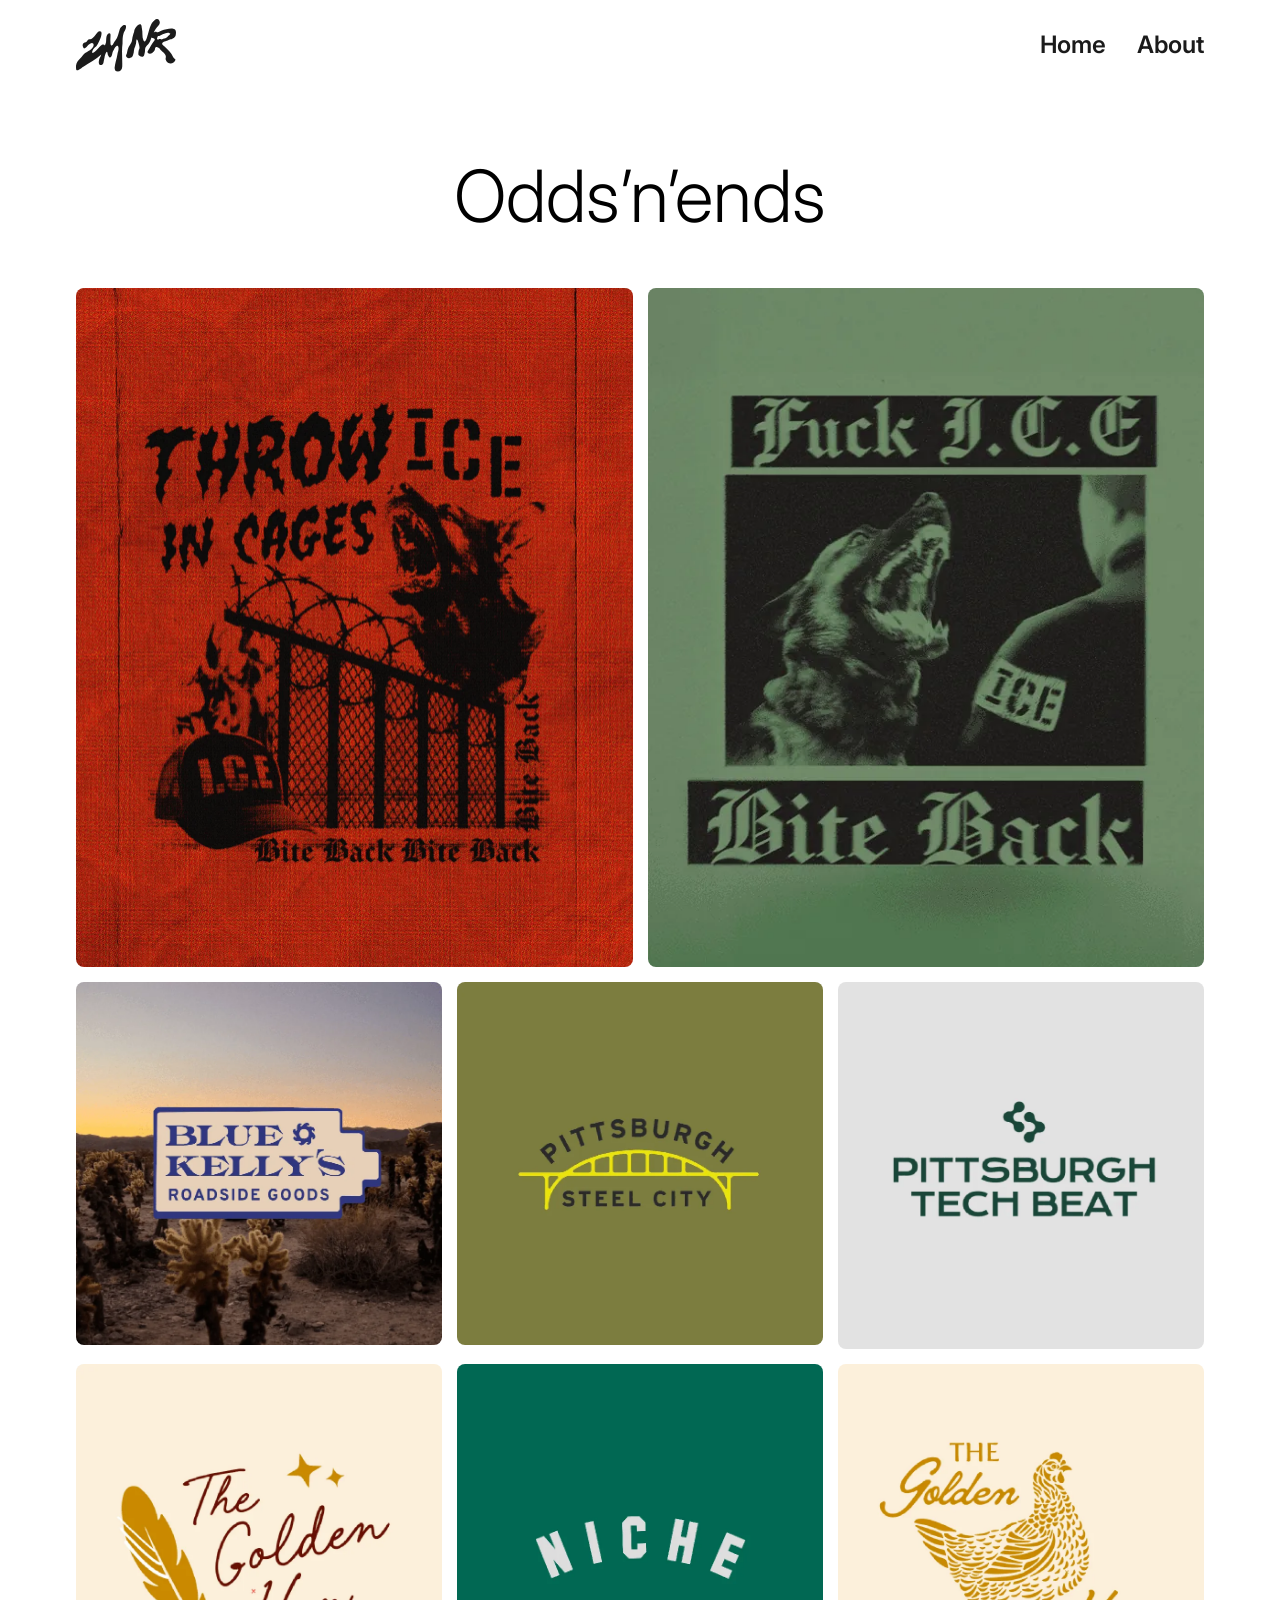
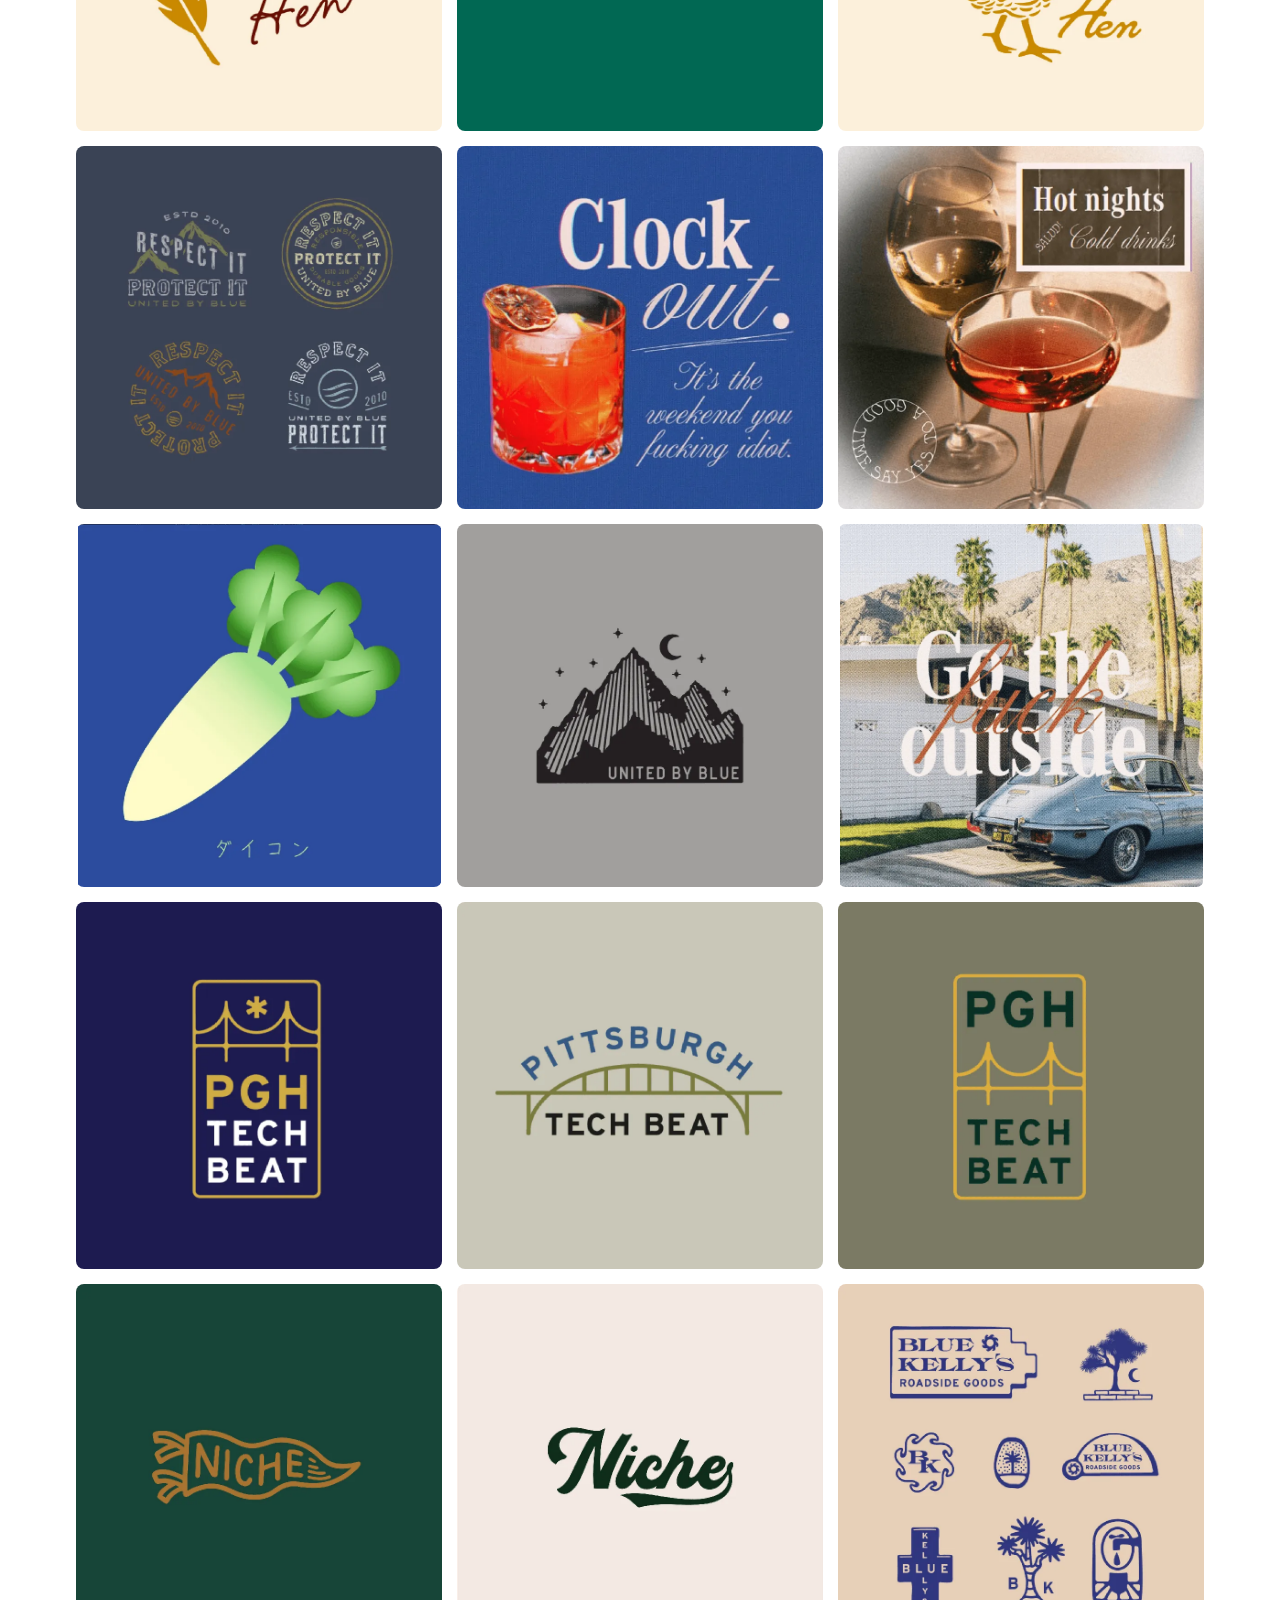
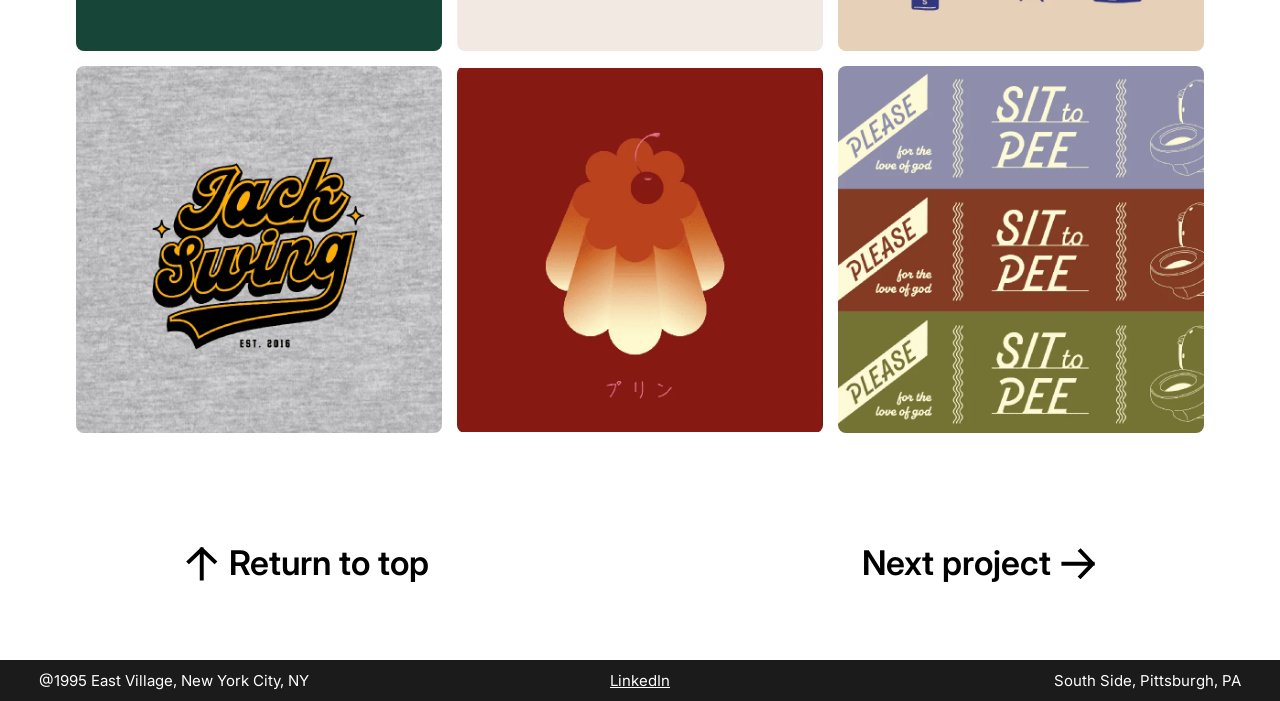
<file: page_oddsnends.html>
<!DOCTYPE html>
<html lang="en">
<head>
  <meta charset="utf-8">
  <meta name="viewport" content="width=device-width, initial-scale=1">
  <title>Odds’n’ends — ZM Nishimura-Russ</title>
  <meta name="description" content="A collection of miscellaneous branding work by ZM Nishimura-Russ.">
  <link rel="canonical" href="https://zoemana.com/page_oddsnends">
  <meta property="og:title" content="Odds’n’ends — ZM Nishimura-Russ">
  <meta property="og:description" content="A collection of miscellaneous branding work by ZM Nishimura-Russ.">
  <meta property="og:image" content="https://zoemana.com/assets/img/oddsnends/01.webp">
  <meta property="og:url" content="https://zoemana.com/page_oddsnends">
  <meta name="twitter:card" content="summary_large_image">
  <link rel="icon" href="assets/favicon.svg" type="image/svg+xml">
  <link rel="preconnect" href="https://fonts.googleapis.com">
  <link rel="preconnect" href="https://fonts.gstatic.com" crossorigin>
  <link rel="stylesheet" href="https://fonts.googleapis.com/css2?family=Inter:wght@300;400;500;600&display=swap">
  <link rel="stylesheet" href="assets/css/site.css">
</head>
<body id="top">
  <header class="site-header">
    <div class="wrap">
      <a class="logo" href="./" aria-label="ZM Nishimura-Russ — home"><svg viewBox="0 0 100 53" fill="none" aria-hidden="true"><path d="M43.692 10.5259C44.4745 8.50588 47.2421 4.89866 49.608 6.32375L49.692 6.41066C50.3985 7.4019 49.863 8.69112 49.6998 9.76613C49.289 11.2709 48.0901 12.5162 47.6793 14.021C46.4036 17.7608 46.6591 20.6011 46.5445 24.6021C45.4439 32.1716 46.54 39.962 46.2271 47.6626C46.1112 51.1902 43.5462 52.9903 40.2701 52.2505C38.9426 51.7738 38.689 49.9662 38.6031 48.7183C39.0477 44.0728 40.6958 39.9032 41.4302 35.1294C41.7563 32.807 43.0349 30.3578 42.3658 27.9038C42.1565 27.0861 41.4094 26.5249 40.5816 26.9097C38.7599 27.7225 38.1855 30.1736 37.1539 32.021C35.9154 34.04 36.5463 38 33.8121 38.5523C33.2315 38.4214 32.5237 37 32.191 36.5259C31.7749 35.8794 31.6475 34.5452 31.438 33.6411C30.6014 30.4986 28.7517 37.0339 28.6295 37.8941C28.3014 39.3129 27.9733 40.7748 27.7281 42.1939C27.6059 43.0539 27.5663 43.914 27.0709 44.6441C26.4932 45.7181 24.9621 46.5321 23.9244 45.8843C22.5542 44.8912 22.6316 42.7396 23.0425 41.2778C23.248 40.5901 23.205 39.9446 23.6177 39.2573C24.3529 38.0495 24.9023 36.8403 25.2388 35.4898C19.7332 40.2763 13.6069 43.8107 7.32965 47.7349C5.7565 48.5053 1.58138 52.9256 0.249572 50.6851C-0.12647 49.4364 0.0349249 47.6731 0.0317982 46.3823C0.481443 43.802 1.88534 41.74 3.91168 39.8521C5.19355 38.6507 5.93596 37.2326 7.09332 35.9448C9.98653 32.5964 15.1243 31.6634 17.1871 27.7105C18.0946 25.9488 17.6743 23.796 15.3541 24.1343C14.6911 24.1328 14.1531 24.5619 13.6568 24.9478C13.1603 25.2906 12.7053 25.505 12.2505 25.9771C11.0513 27.0926 10.1434 28.9404 8.6109 29.3667C7.61696 29.5359 7.11704 28.3301 6.90777 27.5122C6.44925 26.4355 6.57026 25.188 7.39703 24.3296C8.09937 23.428 9.67427 23.5606 10.5015 22.8316C11.2461 22.2311 11.6587 21.1135 12.4449 20.5562C12.9827 20.2136 13.6869 20.2577 14.3082 20.1734C15.4268 20.0902 16.0895 19.7051 16.9576 18.8472C18.8185 17.131 20.0571 14.7677 21.8765 13.0083C22.3312 12.4932 22.8694 12.322 23.5738 12.2378C29.0014 11.5637 21.7429 26.3457 19.7154 27.7603C18.4332 28.8326 17.0674 29.8188 16.6158 31.5816C16.3689 32.3121 15.9571 33.042 16.2486 33.731L16.3316 33.8179C18.6548 34.6836 23.03 27.467 25.3482 26.311C25.8034 26.0111 26.2175 25.6684 26.7144 25.4976C27.5234 25.2545 28.4439 25.7242 28.8716 26.4644C29.3142 25.5032 29.7015 24.5424 29.9625 23.5698C30.494 20.6027 29.6982 16.9868 32.0132 14.7124C32.7576 14.026 34.1665 13.9431 34.4175 14.8902C34.7118 16.5689 34.4261 18.4616 34.3882 19.9243C34.3078 20.9136 34.3932 21.7746 34.4371 22.7642C34.5648 24.1841 34.2364 25.5602 34.9839 26.2505C36.52 27.287 37.2193 24.9222 37.8384 23.8482C38.3339 23.075 38.8712 22.3019 39.3668 21.5718C42.0112 18.2658 42.375 14.3516 43.692 10.5259Z" fill="currentColor"/><path d="M80.7732 0.0306657C82.7837 -0.278343 83.6731 1.80979 83.8279 3.51113C83.7506 4.82595 82.9771 6.06389 82.0877 7.03067C80.2461 8.9151 78.8897 11.1081 77.7302 13.4516C77.9195 13.361 78.1066 13.2773 78.2908 13.2064C79.2575 12.7811 80.1084 12.5493 80.8045 13.1293C82.274 13.7867 84.1695 12.3166 85.7937 11.6205C90.9371 10.0736 101.455 6.63265 99.8308 15.14C99.7921 17.9628 96.9309 19.7033 94.572 20.3607C92.6385 21.0568 90.6655 22.1399 88.8093 22.4105C88.5002 22.4492 88.1908 22.5259 87.8816 22.7191C83.8598 25.1167 87.9594 26.4703 89.0808 27.9398C92.1744 30.8014 95.2676 33.6247 97.1238 37.8783C97.5105 39.1157 99.057 39.6186 99.5213 40.6625V40.7787C98.9412 43.0215 96.0413 44.7235 94.2625 44.4916C93.2184 44.0276 91.7492 43.9108 91.0144 42.9828C90.2023 41.7067 89.1196 40.3536 89.8543 38.3041C90.241 34.1664 85.6002 32.7352 83.9373 29.9897C83.0865 28.9069 79.3738 26.2385 78.9871 29.8734C78.9871 30.3375 78.9095 30.8406 78.6775 31.266C77.943 32.2326 77.3243 33.3149 76.242 33.8949C75.4299 34.359 74.5785 34.7852 73.7664 34.7465C72.529 34.7077 70.6347 33.702 71.949 31.8461C74.1532 28.443 75.7778 24.6913 78.4461 21.559C79.8382 19.0799 76.7865 19.4041 75.5252 18.4457C75.4038 18.7391 75.2827 19.0332 75.1609 19.3275C74.4262 21.5317 73.8123 23.8139 71.9949 25.5541C69.5587 27.7196 69.1408 28.6767 68.9861 32.2729C68.9474 33.1623 68.6763 34.1608 68.3787 35.2768L68.2752 35.6557C68.1058 36.2718 67.8249 36.8523 67.447 37.3676C67.2865 37.5865 67.0631 37.7576 66.7957 37.8041C66.6035 37.8375 66.3912 37.8567 66.158 37.8598C65.1845 37.8726 64.2603 37.3803 63.447 36.8451C62.9527 36.5199 62.4981 36.174 62.4392 35.8402C62.1686 34.1774 62.5971 31.329 63.3318 29.7436C64.0267 28.3865 62.5129 23.6564 61.5047 21.057C61.2659 20.4415 60.58 20.2799 60.4119 20.9184C60.11 22.0656 60.2546 23.8475 60.0066 24.5639C59.736 25.3759 59.5407 26.766 59.1541 27.5395C57.5686 30.3237 58.3049 32.8627 57.1062 35.8402C56.6808 36.9617 56.3324 38.3924 54.9402 38.6244C51.9486 40.4562 49.8867 37.542 50.0027 36.7299C50.08 35.9951 50.6599 35.376 50.8533 34.5639C51.472 31.509 51.9368 28.5702 53.909 26.018C54.6824 24.7032 55.6099 23.4269 55.8806 21.9574C56.2287 19.5212 56.6541 17.162 57.4275 14.8031C57.6595 14.1458 58.0078 13.4884 58.1238 12.7924C58.5105 10.2016 60.3546 6.41248 63.7185 5.32949C65.8841 5.09747 65.5756 7.99769 65.9236 9.46719C66.8902 13.3341 65.8072 17.8198 67.5086 21.5707C69.7901 25.4765 71.8666 14.8041 72.408 13.4506C73.8001 9.11945 74.7792 4.09133 78.8396 1.11367C79.381 0.572395 80.0386 0.107994 80.7732 0.0306657ZM93.2957 13.9027C92.2516 13.516 90.782 13.5932 89.6218 14.1732C87.727 14.4053 85.7155 15.9135 83.782 16.6869C83.2021 16.9573 82.4674 16.7253 81.8875 17.3051C81.5395 17.6144 81.462 18.1174 81.3074 18.5814C81.2301 19.0067 80.8823 19.5094 80.9207 19.8188C81.1914 20.6695 82.0033 20.9789 82.9314 20.2055C83.7048 19.7801 83.9372 20.2057 85.1746 20.3217C85.4066 20.5537 86.2689 19.9967 86.864 19.9223C87.6823 19.82 87.6145 19.591 88.4265 19.475C89.8185 19.127 90.8208 18.659 91.7488 17.4604C92.4835 16.455 93.8757 15.8362 94.2625 14.6762L94.2234 14.598C94.0299 14.4433 93.6048 14.1346 93.2957 13.9027Z" fill="currentColor"/></svg></a>
      <nav class="nav" aria-label="Main">
        <a href="./">Home</a>
        <a href="page_about">About</a>
      </nav>
    </div>
  </header>

  <main>
    <h1 class="page-title">Odds’n’ends</h1>
    <div class="wrap"><div class="row c2"><figure><div class="media" style="aspect-ratio:557/680"><img src="assets/img/oddsnends/01.webp" width="1114" height="1360" alt="Odds’n’ends — image 1" decoding="async"></div></figure><figure><div class="media" style="aspect-ratio:557/680"><img src="assets/img/oddsnends/02.webp" width="566" height="776" alt="Odds’n’ends — image 2" decoding="async"></div></figure></div></div>
    <div class="wrap"><div class="row c3"><figure><div class="media" style="aspect-ratio:366/363"><img src="assets/img/oddsnends/03.webp" width="800" height="793" alt="Odds’n’ends — image 3" loading="lazy" decoding="async"></div></figure><figure><div class="media" style="aspect-ratio:366/363"><img src="assets/img/oddsnends/04.webp" width="800" height="793" alt="Odds’n’ends — image 4" loading="lazy" decoding="async"></div></figure><figure><div class="media" style="aspect-ratio:366/367"><img src="assets/img/oddsnends/05.webp" width="800" height="802" alt="Odds’n’ends — image 5" loading="lazy" decoding="async"></div></figure></div></div>
    <div class="wrap"><div class="row c3"><figure><div class="media" style="aspect-ratio:366/367"><img src="assets/img/oddsnends/06.webp" width="800" height="802" alt="Odds’n’ends — image 6" loading="lazy" decoding="async"></div></figure><figure><div class="media" style="aspect-ratio:366/367"><img src="assets/img/oddsnends/07.webp" width="800" height="800" alt="Odds’n’ends — image 7" loading="lazy" decoding="async"></div></figure><figure><div class="media" style="aspect-ratio:366/367"><img src="assets/img/oddsnends/08.webp" width="800" height="802" alt="Odds’n’ends — image 8" loading="lazy" decoding="async"></div></figure></div></div>
    <div class="wrap"><div class="row c3"><figure><div class="media" style="aspect-ratio:366/363"><img src="assets/img/oddsnends/09.webp" width="800" height="793" alt="Odds’n’ends — image 9" loading="lazy" decoding="async"></div></figure><figure><div class="media" style="aspect-ratio:366/363"><img src="assets/img/oddsnends/10.webp" width="800" height="793" alt="Odds’n’ends — image 10" loading="lazy" decoding="async"></div></figure><figure><div class="media" style="aspect-ratio:366/363"><img src="assets/img/oddsnends/11.webp" width="800" height="793" alt="Odds’n’ends — image 11" loading="lazy" decoding="async"></div></figure></div></div>
    <div class="wrap"><div class="row c3"><figure><div class="media contain" style="aspect-ratio:366/363"><img src="assets/img/oddsnends/12.webp" width="800" height="800" alt="Odds’n’ends — image 12" loading="lazy" decoding="async"></div></figure><figure><div class="media" style="aspect-ratio:366/363"><img src="assets/img/oddsnends/13.webp" width="800" height="793" alt="Odds’n’ends — image 13" loading="lazy" decoding="async"></div></figure><figure><div class="media contain" style="aspect-ratio:366/363"><img src="assets/img/oddsnends/14.webp" width="800" height="800" alt="Odds’n’ends — image 14" loading="lazy" decoding="async"></div></figure></div></div>
    <div class="wrap"><div class="row c3"><figure><div class="media" style="aspect-ratio:366/367"><img src="assets/img/oddsnends/15.webp" width="800" height="802" alt="Odds’n’ends — image 15" loading="lazy" decoding="async"></div></figure><figure><div class="media" style="aspect-ratio:366/367"><img src="assets/img/oddsnends/16.webp" width="800" height="802" alt="Odds’n’ends — image 16" loading="lazy" decoding="async"></div></figure><figure><div class="media" style="aspect-ratio:366/367"><img src="assets/img/oddsnends/17.webp" width="800" height="802" alt="Odds’n’ends — image 17" loading="lazy" decoding="async"></div></figure></div></div>
    <div class="wrap"><div class="row c3"><figure><div class="media" style="aspect-ratio:366/367"><img src="assets/img/oddsnends/18.webp" width="800" height="800" alt="Odds’n’ends — image 18" loading="lazy" decoding="async"></div></figure><figure><div class="media" style="aspect-ratio:366/367"><img src="assets/img/oddsnends/19.webp" width="800" height="800" alt="Odds’n’ends — image 19" loading="lazy" decoding="async"></div></figure><figure><div class="media" style="aspect-ratio:366/367"><img src="assets/img/oddsnends/20.webp" width="800" height="802" alt="Odds’n’ends — image 20" loading="lazy" decoding="async"></div></figure></div></div>
    <div class="wrap"><div class="row c3"><figure><div class="media" style="aspect-ratio:366/367"><img src="assets/img/oddsnends/21.webp" width="800" height="802" alt="Odds’n’ends — image 21" loading="lazy" decoding="async"></div></figure><figure><div class="media contain" style="aspect-ratio:366/367"><img src="assets/img/oddsnends/22.webp" width="800" height="797" alt="Odds’n’ends — image 22" loading="lazy" decoding="async"></div></figure><figure><div class="media" style="aspect-ratio:366/367"><img src="assets/img/oddsnends/23.webp" width="800" height="802" alt="Odds’n’ends — image 23" loading="lazy" decoding="async"></div></figure></div></div>
    <nav class="pager" aria-label="Project navigation">
      <a href="#top"><svg viewBox="-3 -3 39 43" fill="none" aria-hidden="true"><path d="M32.375 15.4167L16.1875 0L0 15.4167M16.1875 0L16.1875 37" stroke="currentColor" stroke-width="5" stroke-linecap="square"/></svg><span>Return to top</span></a>
      <a href="page_dandy-brand-update"><span>Next project</span><svg viewBox="-3 -3 43 39" fill="none" aria-hidden="true"><path d="M21.5833 32.375L37 16.1875L21.5833 0M37 16.1875L0 16.1875" stroke="currentColor" stroke-width="5" stroke-linecap="square"/></svg></a>
    </nav>
  </main>

  <footer class="site-footer">
    <div class="bar">
      <span>@1995 East Village, New York City, NY</span>
      <a href="https://www.linkedin.com/in/zmnishimura-russ/" target="_blank" rel="noopener">LinkedIn</a>
      <span>South Side, Pittsburgh, PA</span>
    </div>
  </footer>
</body>
</html>
</file>
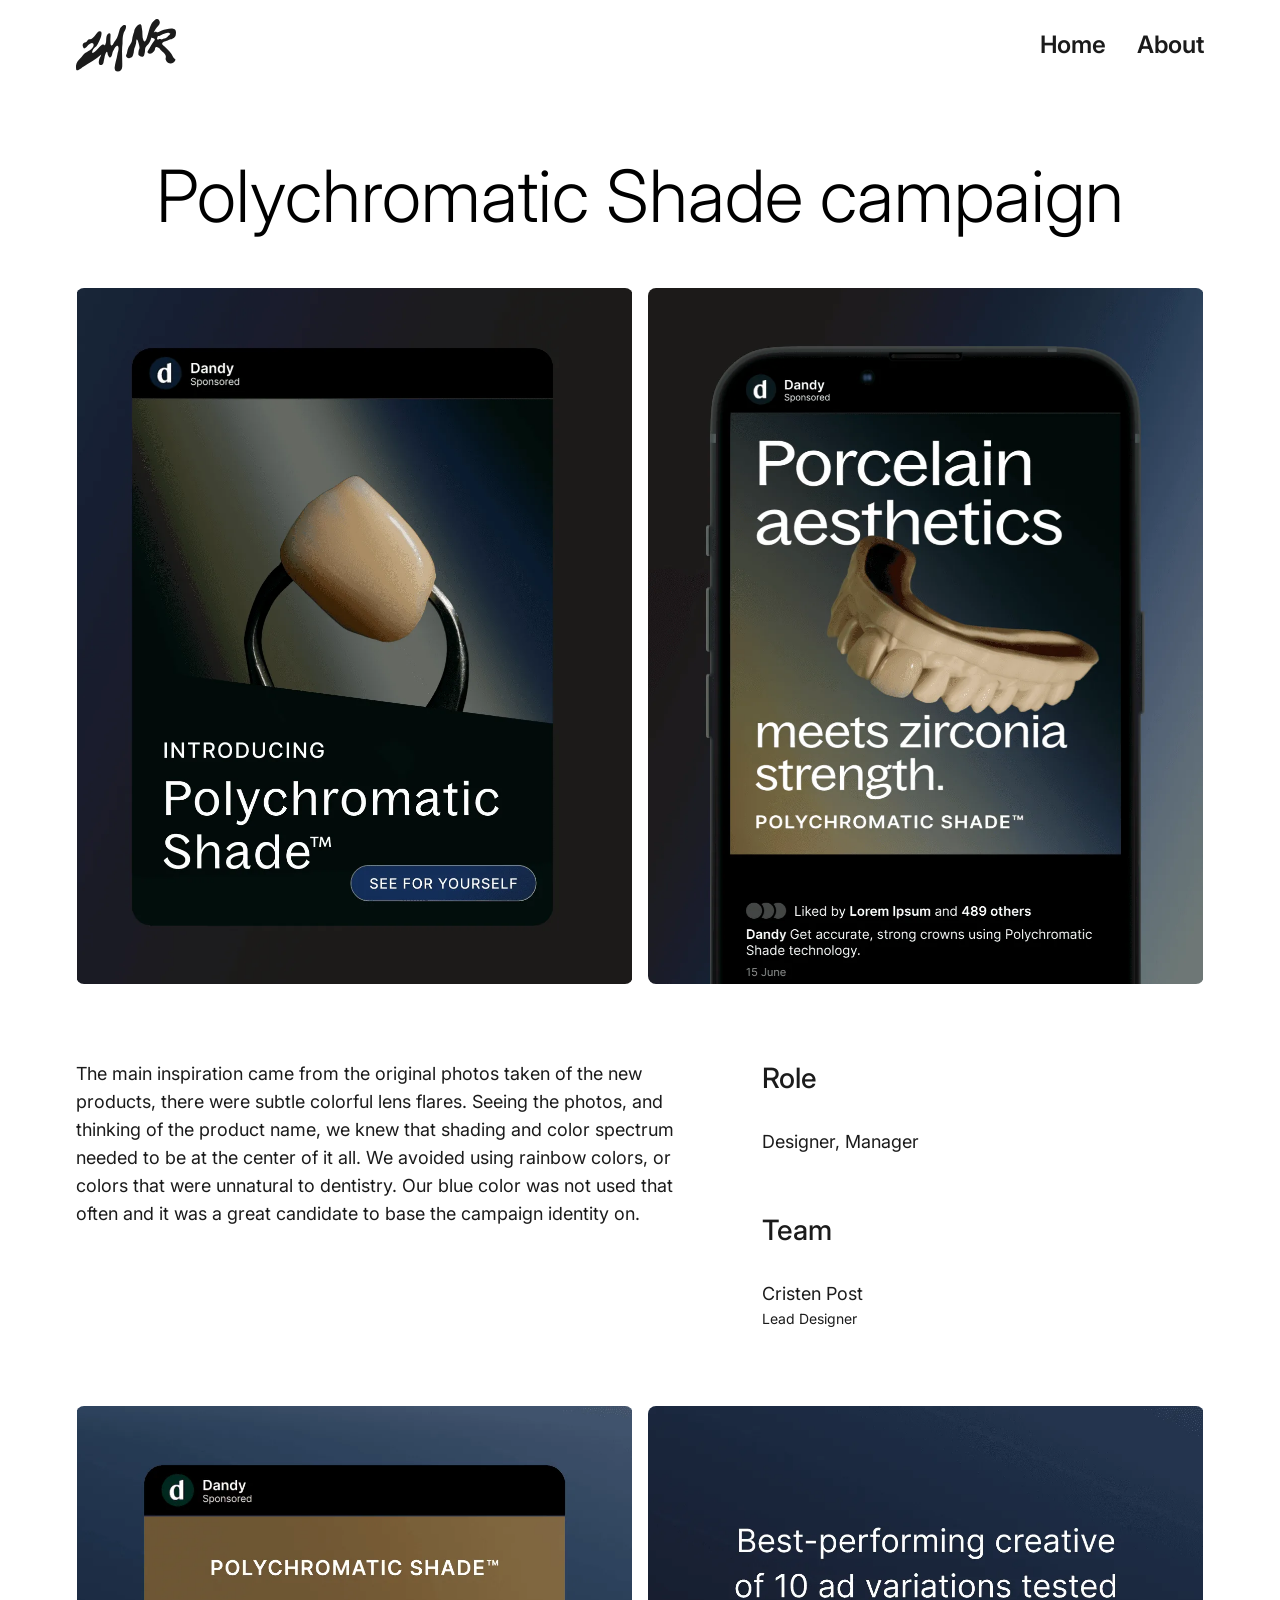
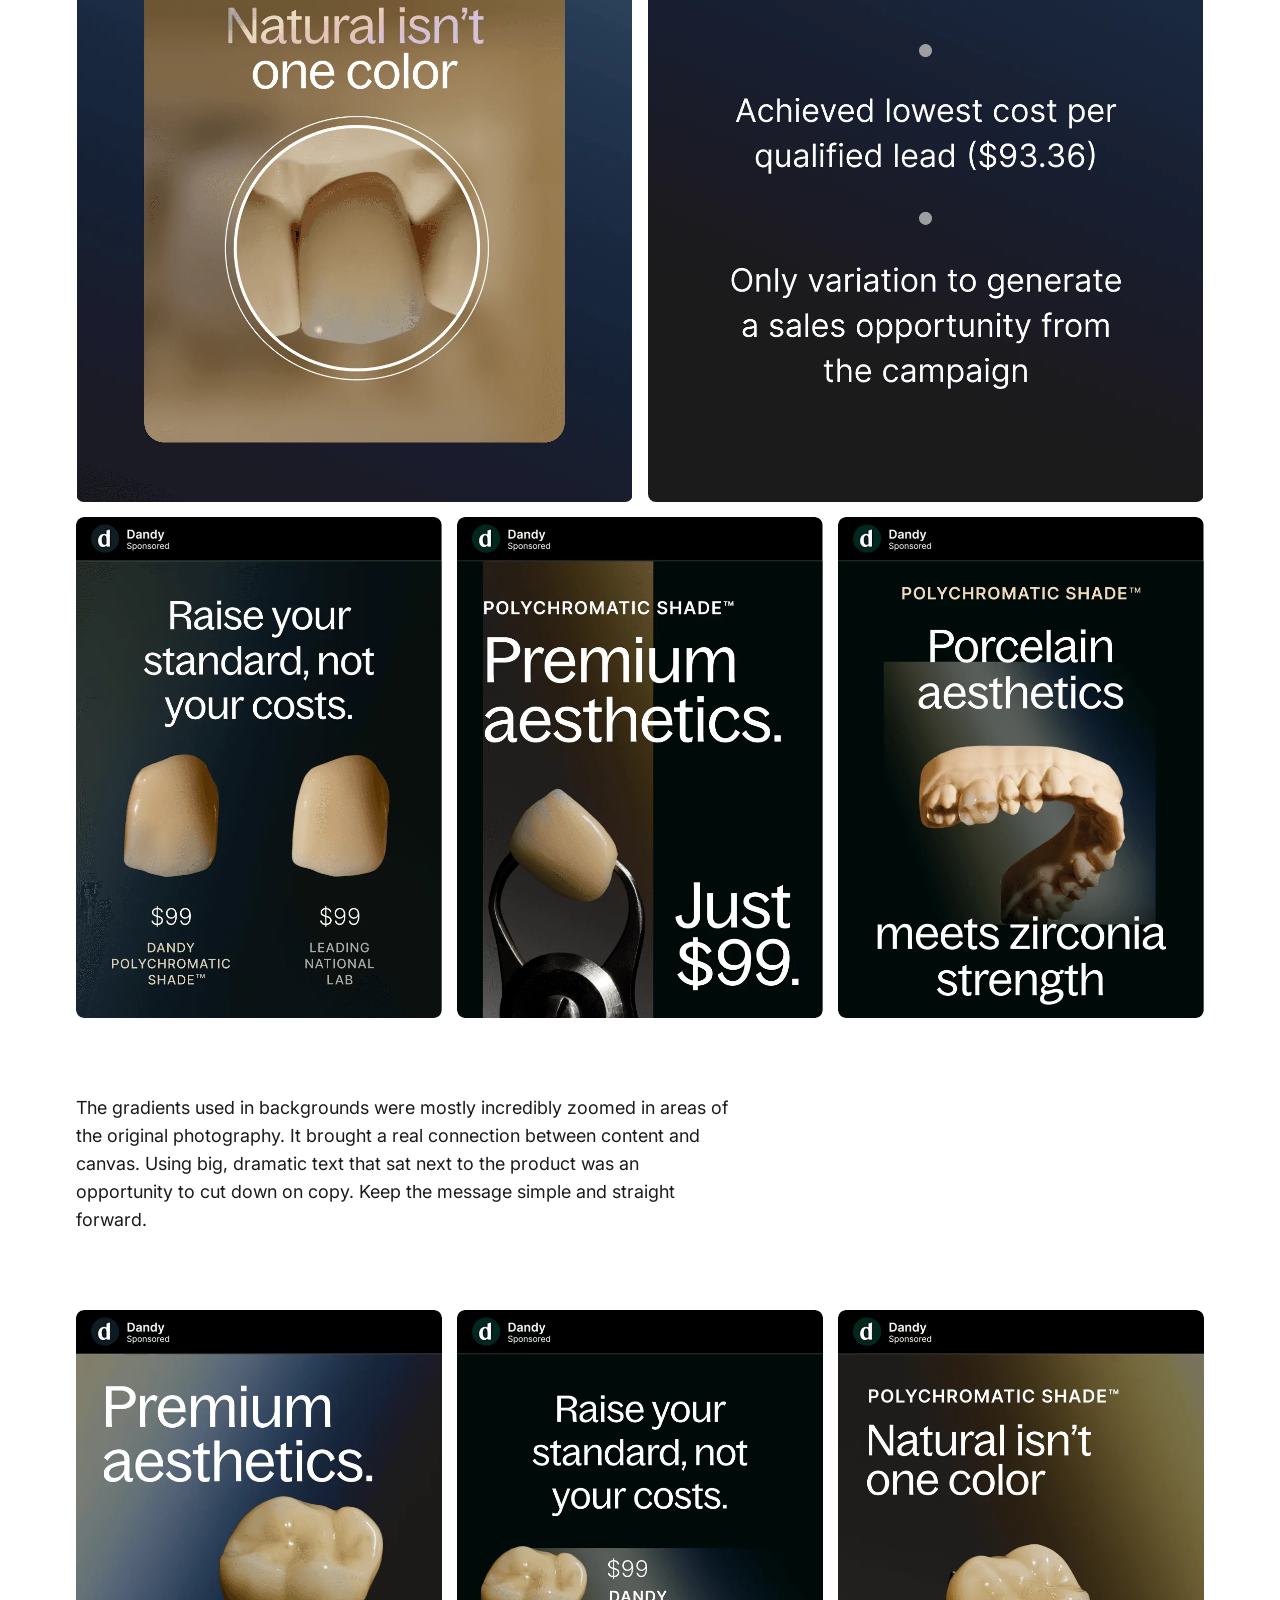
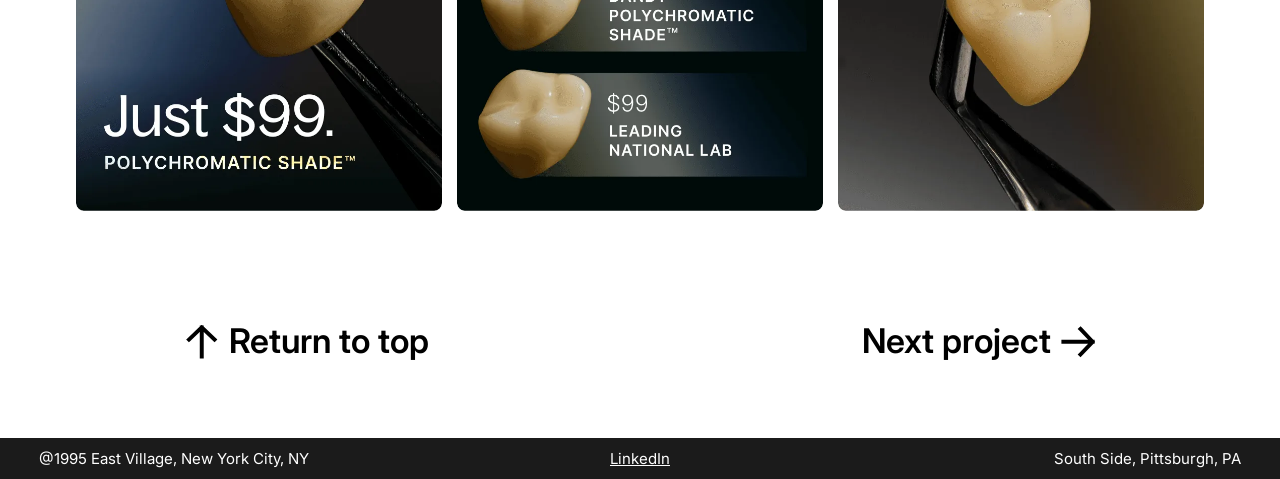
<file: page_polychromatic.html>
<!DOCTYPE html>
<html lang="en">
<head>
  <meta charset="utf-8">
  <meta name="viewport" content="width=device-width, initial-scale=1">
  <title>Polychromatic Shade campaign — ZM Nishimura-Russ</title>
  <meta name="description" content="A paid media campaign for Dandy’s Polychromatic Shade crowns, built from the lens flares in the product photography.">
  <link rel="canonical" href="https://zoemana.com/page_polychromatic">
  <meta property="og:title" content="Polychromatic Shade campaign — ZM Nishimura-Russ">
  <meta property="og:description" content="A paid media campaign for Dandy’s Polychromatic Shade crowns, built from the lens flares in the product photography.">
  <meta property="og:image" content="https://zoemana.com/assets/img/polychromatic/01.webp">
  <meta property="og:url" content="https://zoemana.com/page_polychromatic">
  <meta name="twitter:card" content="summary_large_image">
  <link rel="icon" href="assets/favicon.svg" type="image/svg+xml">
  <link rel="preconnect" href="https://fonts.googleapis.com">
  <link rel="preconnect" href="https://fonts.gstatic.com" crossorigin>
  <link rel="stylesheet" href="https://fonts.googleapis.com/css2?family=Inter:wght@300;400;500;600&display=swap">
  <link rel="stylesheet" href="assets/css/site.css">
</head>
<body id="top">
  <header class="site-header">
    <div class="wrap">
      <a class="logo" href="./" aria-label="ZM Nishimura-Russ — home"><svg viewBox="0 0 100 53" fill="none" aria-hidden="true"><path d="M43.692 10.5259C44.4745 8.50588 47.2421 4.89866 49.608 6.32375L49.692 6.41066C50.3985 7.4019 49.863 8.69112 49.6998 9.76613C49.289 11.2709 48.0901 12.5162 47.6793 14.021C46.4036 17.7608 46.6591 20.6011 46.5445 24.6021C45.4439 32.1716 46.54 39.962 46.2271 47.6626C46.1112 51.1902 43.5462 52.9903 40.2701 52.2505C38.9426 51.7738 38.689 49.9662 38.6031 48.7183C39.0477 44.0728 40.6958 39.9032 41.4302 35.1294C41.7563 32.807 43.0349 30.3578 42.3658 27.9038C42.1565 27.0861 41.4094 26.5249 40.5816 26.9097C38.7599 27.7225 38.1855 30.1736 37.1539 32.021C35.9154 34.04 36.5463 38 33.8121 38.5523C33.2315 38.4214 32.5237 37 32.191 36.5259C31.7749 35.8794 31.6475 34.5452 31.438 33.6411C30.6014 30.4986 28.7517 37.0339 28.6295 37.8941C28.3014 39.3129 27.9733 40.7748 27.7281 42.1939C27.6059 43.0539 27.5663 43.914 27.0709 44.6441C26.4932 45.7181 24.9621 46.5321 23.9244 45.8843C22.5542 44.8912 22.6316 42.7396 23.0425 41.2778C23.248 40.5901 23.205 39.9446 23.6177 39.2573C24.3529 38.0495 24.9023 36.8403 25.2388 35.4898C19.7332 40.2763 13.6069 43.8107 7.32965 47.7349C5.7565 48.5053 1.58138 52.9256 0.249572 50.6851C-0.12647 49.4364 0.0349249 47.6731 0.0317982 46.3823C0.481443 43.802 1.88534 41.74 3.91168 39.8521C5.19355 38.6507 5.93596 37.2326 7.09332 35.9448C9.98653 32.5964 15.1243 31.6634 17.1871 27.7105C18.0946 25.9488 17.6743 23.796 15.3541 24.1343C14.6911 24.1328 14.1531 24.5619 13.6568 24.9478C13.1603 25.2906 12.7053 25.505 12.2505 25.9771C11.0513 27.0926 10.1434 28.9404 8.6109 29.3667C7.61696 29.5359 7.11704 28.3301 6.90777 27.5122C6.44925 26.4355 6.57026 25.188 7.39703 24.3296C8.09937 23.428 9.67427 23.5606 10.5015 22.8316C11.2461 22.2311 11.6587 21.1135 12.4449 20.5562C12.9827 20.2136 13.6869 20.2577 14.3082 20.1734C15.4268 20.0902 16.0895 19.7051 16.9576 18.8472C18.8185 17.131 20.0571 14.7677 21.8765 13.0083C22.3312 12.4932 22.8694 12.322 23.5738 12.2378C29.0014 11.5637 21.7429 26.3457 19.7154 27.7603C18.4332 28.8326 17.0674 29.8188 16.6158 31.5816C16.3689 32.3121 15.9571 33.042 16.2486 33.731L16.3316 33.8179C18.6548 34.6836 23.03 27.467 25.3482 26.311C25.8034 26.0111 26.2175 25.6684 26.7144 25.4976C27.5234 25.2545 28.4439 25.7242 28.8716 26.4644C29.3142 25.5032 29.7015 24.5424 29.9625 23.5698C30.494 20.6027 29.6982 16.9868 32.0132 14.7124C32.7576 14.026 34.1665 13.9431 34.4175 14.8902C34.7118 16.5689 34.4261 18.4616 34.3882 19.9243C34.3078 20.9136 34.3932 21.7746 34.4371 22.7642C34.5648 24.1841 34.2364 25.5602 34.9839 26.2505C36.52 27.287 37.2193 24.9222 37.8384 23.8482C38.3339 23.075 38.8712 22.3019 39.3668 21.5718C42.0112 18.2658 42.375 14.3516 43.692 10.5259Z" fill="currentColor"/><path d="M80.7732 0.0306657C82.7837 -0.278343 83.6731 1.80979 83.8279 3.51113C83.7506 4.82595 82.9771 6.06389 82.0877 7.03067C80.2461 8.9151 78.8897 11.1081 77.7302 13.4516C77.9195 13.361 78.1066 13.2773 78.2908 13.2064C79.2575 12.7811 80.1084 12.5493 80.8045 13.1293C82.274 13.7867 84.1695 12.3166 85.7937 11.6205C90.9371 10.0736 101.455 6.63265 99.8308 15.14C99.7921 17.9628 96.9309 19.7033 94.572 20.3607C92.6385 21.0568 90.6655 22.1399 88.8093 22.4105C88.5002 22.4492 88.1908 22.5259 87.8816 22.7191C83.8598 25.1167 87.9594 26.4703 89.0808 27.9398C92.1744 30.8014 95.2676 33.6247 97.1238 37.8783C97.5105 39.1157 99.057 39.6186 99.5213 40.6625V40.7787C98.9412 43.0215 96.0413 44.7235 94.2625 44.4916C93.2184 44.0276 91.7492 43.9108 91.0144 42.9828C90.2023 41.7067 89.1196 40.3536 89.8543 38.3041C90.241 34.1664 85.6002 32.7352 83.9373 29.9897C83.0865 28.9069 79.3738 26.2385 78.9871 29.8734C78.9871 30.3375 78.9095 30.8406 78.6775 31.266C77.943 32.2326 77.3243 33.3149 76.242 33.8949C75.4299 34.359 74.5785 34.7852 73.7664 34.7465C72.529 34.7077 70.6347 33.702 71.949 31.8461C74.1532 28.443 75.7778 24.6913 78.4461 21.559C79.8382 19.0799 76.7865 19.4041 75.5252 18.4457C75.4038 18.7391 75.2827 19.0332 75.1609 19.3275C74.4262 21.5317 73.8123 23.8139 71.9949 25.5541C69.5587 27.7196 69.1408 28.6767 68.9861 32.2729C68.9474 33.1623 68.6763 34.1608 68.3787 35.2768L68.2752 35.6557C68.1058 36.2718 67.8249 36.8523 67.447 37.3676C67.2865 37.5865 67.0631 37.7576 66.7957 37.8041C66.6035 37.8375 66.3912 37.8567 66.158 37.8598C65.1845 37.8726 64.2603 37.3803 63.447 36.8451C62.9527 36.5199 62.4981 36.174 62.4392 35.8402C62.1686 34.1774 62.5971 31.329 63.3318 29.7436C64.0267 28.3865 62.5129 23.6564 61.5047 21.057C61.2659 20.4415 60.58 20.2799 60.4119 20.9184C60.11 22.0656 60.2546 23.8475 60.0066 24.5639C59.736 25.3759 59.5407 26.766 59.1541 27.5395C57.5686 30.3237 58.3049 32.8627 57.1062 35.8402C56.6808 36.9617 56.3324 38.3924 54.9402 38.6244C51.9486 40.4562 49.8867 37.542 50.0027 36.7299C50.08 35.9951 50.6599 35.376 50.8533 34.5639C51.472 31.509 51.9368 28.5702 53.909 26.018C54.6824 24.7032 55.6099 23.4269 55.8806 21.9574C56.2287 19.5212 56.6541 17.162 57.4275 14.8031C57.6595 14.1458 58.0078 13.4884 58.1238 12.7924C58.5105 10.2016 60.3546 6.41248 63.7185 5.32949C65.8841 5.09747 65.5756 7.99769 65.9236 9.46719C66.8902 13.3341 65.8072 17.8198 67.5086 21.5707C69.7901 25.4765 71.8666 14.8041 72.408 13.4506C73.8001 9.11945 74.7792 4.09133 78.8396 1.11367C79.381 0.572395 80.0386 0.107994 80.7732 0.0306657ZM93.2957 13.9027C92.2516 13.516 90.782 13.5932 89.6218 14.1732C87.727 14.4053 85.7155 15.9135 83.782 16.6869C83.2021 16.9573 82.4674 16.7253 81.8875 17.3051C81.5395 17.6144 81.462 18.1174 81.3074 18.5814C81.2301 19.0067 80.8823 19.5094 80.9207 19.8188C81.1914 20.6695 82.0033 20.9789 82.9314 20.2055C83.7048 19.7801 83.9372 20.2057 85.1746 20.3217C85.4066 20.5537 86.2689 19.9967 86.864 19.9223C87.6823 19.82 87.6145 19.591 88.4265 19.475C89.8185 19.127 90.8208 18.659 91.7488 17.4604C92.4835 16.455 93.8757 15.8362 94.2625 14.6762L94.2234 14.598C94.0299 14.4433 93.6048 14.1346 93.2957 13.9027Z" fill="currentColor"/></svg></a>
      <nav class="nav" aria-label="Main">
        <a href="./">Home</a>
        <a href="page_about">About</a>
      </nav>
    </div>
  </header>

  <main>
    <h1 class="page-title">Polychromatic Shade campaign</h1>
    <div class="wrap"><div class="row c2"><figure><div class="media contain" style="aspect-ratio:554/693"><img src="assets/img/polychromatic/01.webp" width="1106" height="1386" alt="Polychromatic Shade campaign — image 1" decoding="async"></div></figure><figure><div class="media contain" style="aspect-ratio:554/693"><img src="assets/img/polychromatic/02.webp" width="1106" height="1386" alt="Polychromatic Shade campaign — image 2" decoding="async"></div></figure></div></div>
    <div class="wrap block intro"><div class="prose"><p>The main inspiration came from the original photos taken of the new products, there were subtle colorful lens flares. Seeing the photos, and thinking of the product name, we knew that shading and color spectrum needed to be at the center of it all. We avoided using rainbow colors, or colors that were unnatural to dentistry. Our blue color was not used that often and it was a great candidate to base the campaign identity on.</p></div><aside class="credits"><section><h3>Role</h3><ul><li>Designer, Manager</li></ul></section><section><h3>Team</h3><ul class="people"><li>Cristen Post<span class="role">Lead Designer</span></li></ul></section></aside></div>
    <div class="wrap"><div class="row c2"><figure><div class="media contain" style="aspect-ratio:554/693"><img src="assets/img/polychromatic/03.webp" width="1106" height="1386" alt="Polychromatic Shade campaign — image 3" loading="lazy" decoding="async"></div></figure><figure><div class="media contain" style="aspect-ratio:554/693"><img src="assets/img/polychromatic/04.webp" width="1106" height="1386" alt="Polychromatic Shade campaign — image 4" loading="lazy" decoding="async"></div></figure></div></div>
    <div class="wrap"><div class="row c3"><figure><div class="media contain" style="aspect-ratio:366/501"><img src="assets/img/polychromatic/05.webp" width="727" height="996" alt="Polychromatic Shade campaign — image 5" loading="lazy" decoding="async"></div></figure><figure><div class="media contain" style="aspect-ratio:366/501"><img src="assets/img/polychromatic/06.webp" width="727" height="996" alt="Polychromatic Shade campaign — image 6" loading="lazy" decoding="async"></div></figure><figure><div class="media contain" style="aspect-ratio:366/501"><img src="assets/img/polychromatic/07.webp" width="727" height="996" alt="Polychromatic Shade campaign — image 7" loading="lazy" decoding="async"></div></figure></div></div>
    <div class="wrap block"><div class="prose measure"><p>The gradients used in backgrounds were mostly incredibly zoomed in areas of the original photography. It brought a real connection between content and canvas. Using big, dramatic text that sat next to the product was an opportunity to cut down on copy. Keep the message simple and straight forward.</p></div></div>
    <div class="wrap"><div class="row c3"><figure><div class="media contain" style="aspect-ratio:366/501"><img src="assets/img/polychromatic/08.webp" width="726" height="996" alt="Polychromatic Shade campaign — image 8" loading="lazy" decoding="async"></div></figure><figure><div class="media contain" style="aspect-ratio:366/501"><img src="assets/img/polychromatic/09.webp" width="726" height="996" alt="Polychromatic Shade campaign — image 9" loading="lazy" decoding="async"></div></figure><figure><div class="media contain" style="aspect-ratio:366/501"><img src="assets/img/polychromatic/10.webp" width="726" height="996" alt="Polychromatic Shade campaign — image 10" loading="lazy" decoding="async"></div></figure></div></div>
    <nav class="pager" aria-label="Project navigation">
      <a href="#top"><svg viewBox="-3 -3 39 43" fill="none" aria-hidden="true"><path d="M32.375 15.4167L16.1875 0L0 15.4167M16.1875 0L16.1875 37" stroke="currentColor" stroke-width="5" stroke-linecap="square"/></svg><span>Return to top</span></a>
      <a href="page_vision"><span>Next project</span><svg viewBox="-3 -3 43 39" fill="none" aria-hidden="true"><path d="M21.5833 32.375L37 16.1875L21.5833 0M37 16.1875L0 16.1875" stroke="currentColor" stroke-width="5" stroke-linecap="square"/></svg></a>
    </nav>
  </main>

  <footer class="site-footer">
    <div class="bar">
      <span>@1995 East Village, New York City, NY</span>
      <a href="https://www.linkedin.com/in/zmnishimura-russ/" target="_blank" rel="noopener">LinkedIn</a>
      <span>South Side, Pittsburgh, PA</span>
    </div>
  </footer>
</body>
</html>
</file>
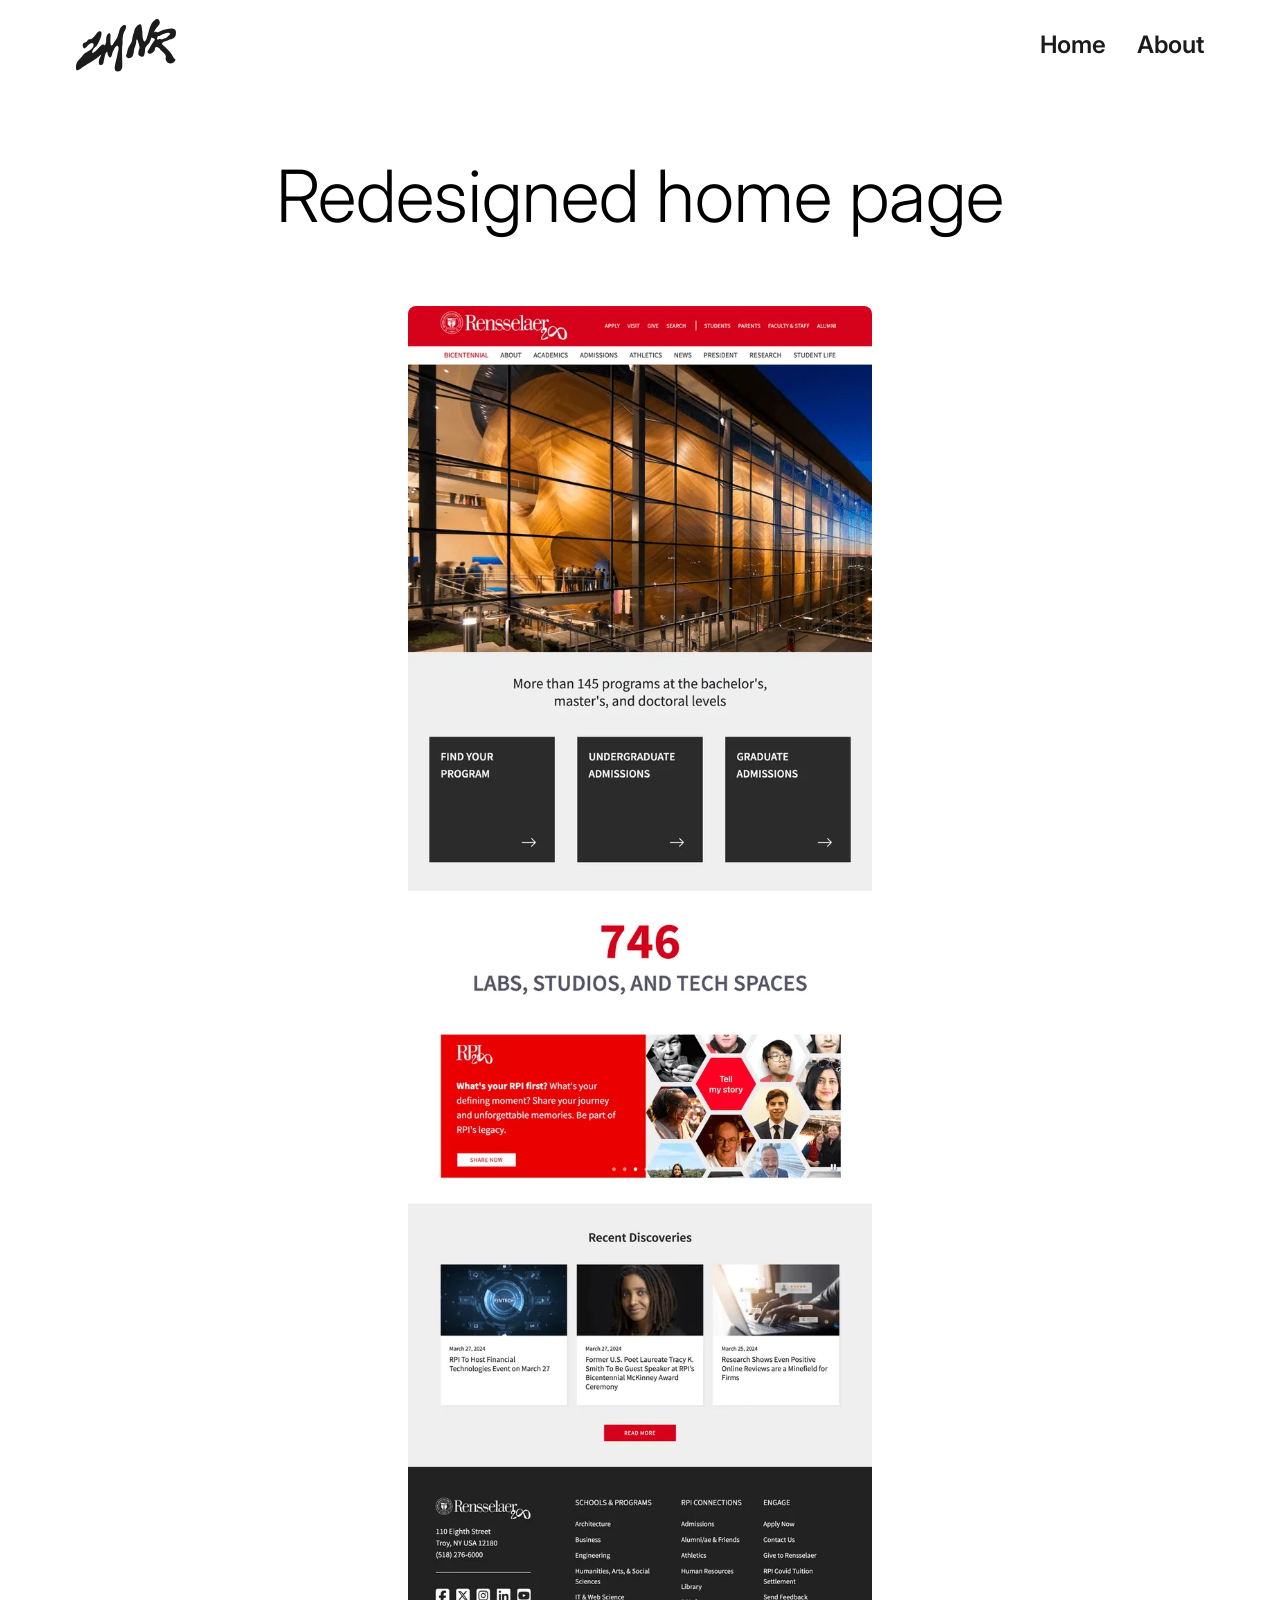
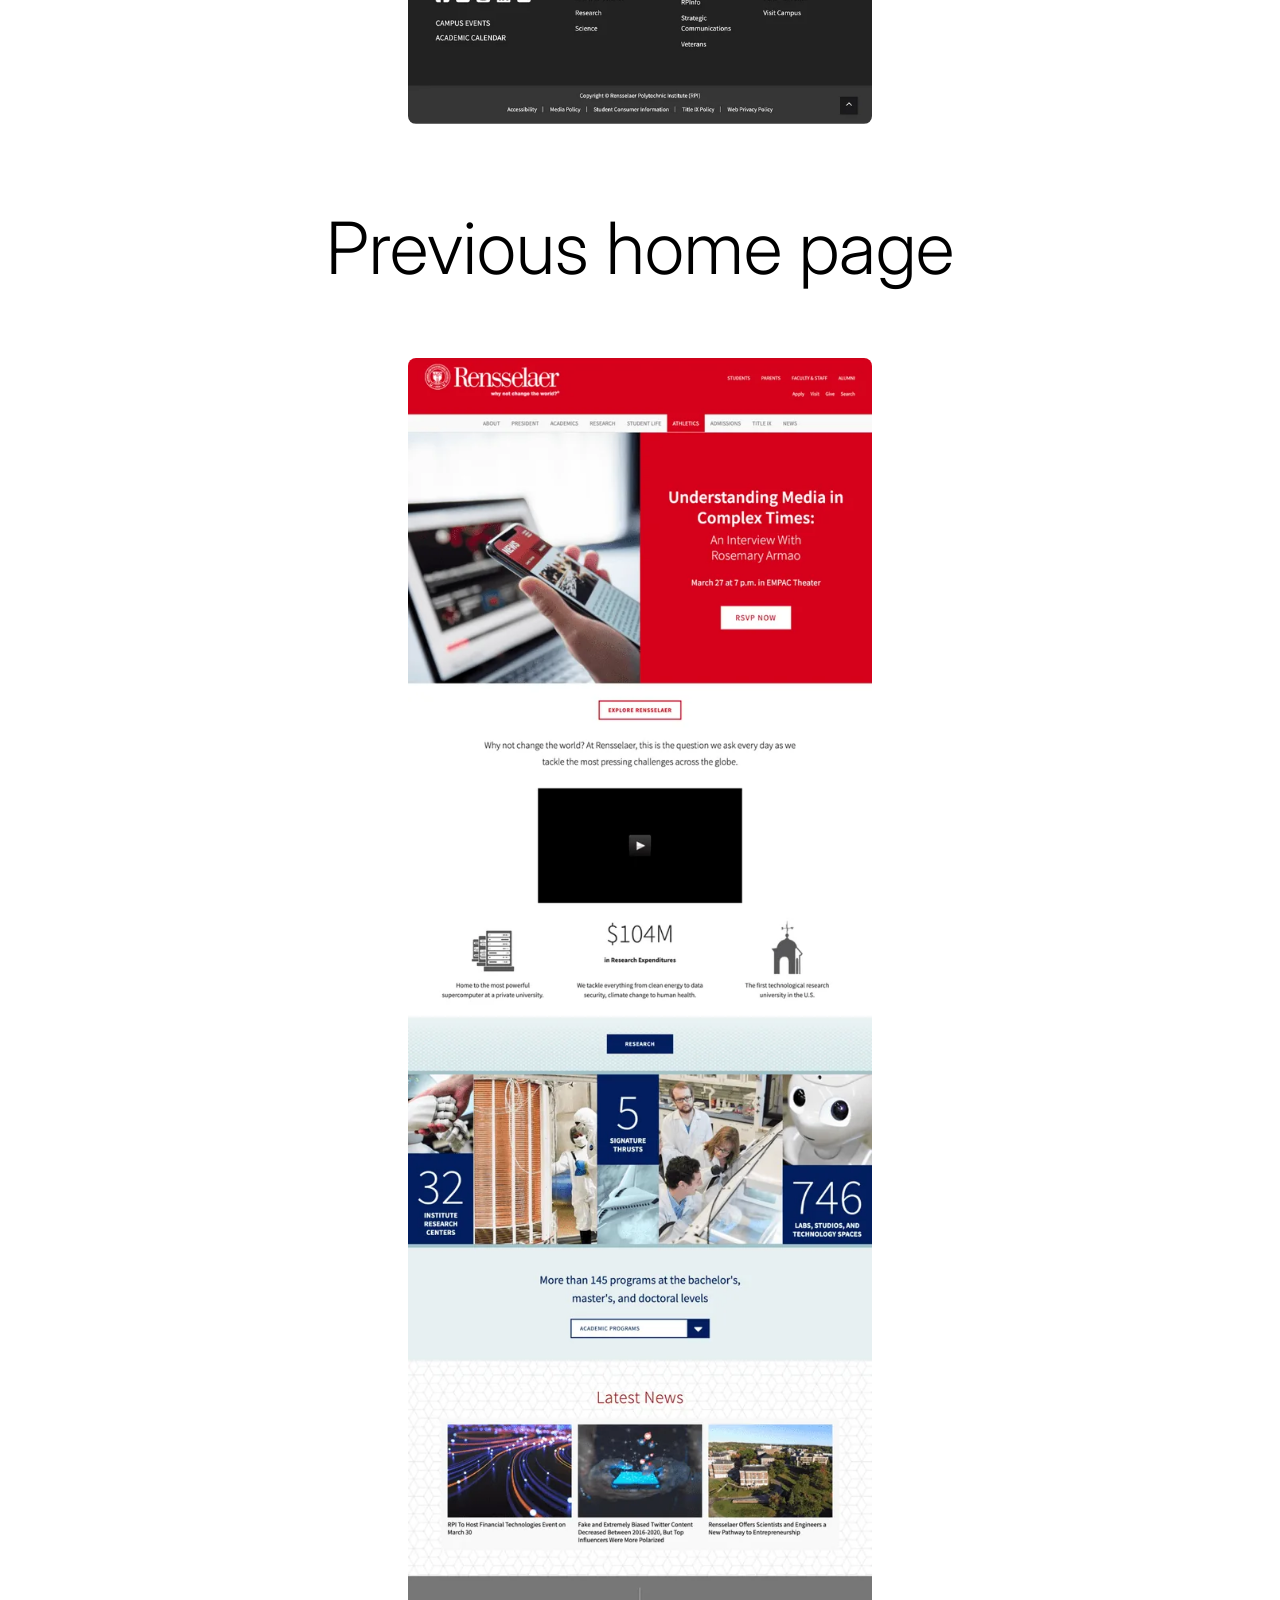
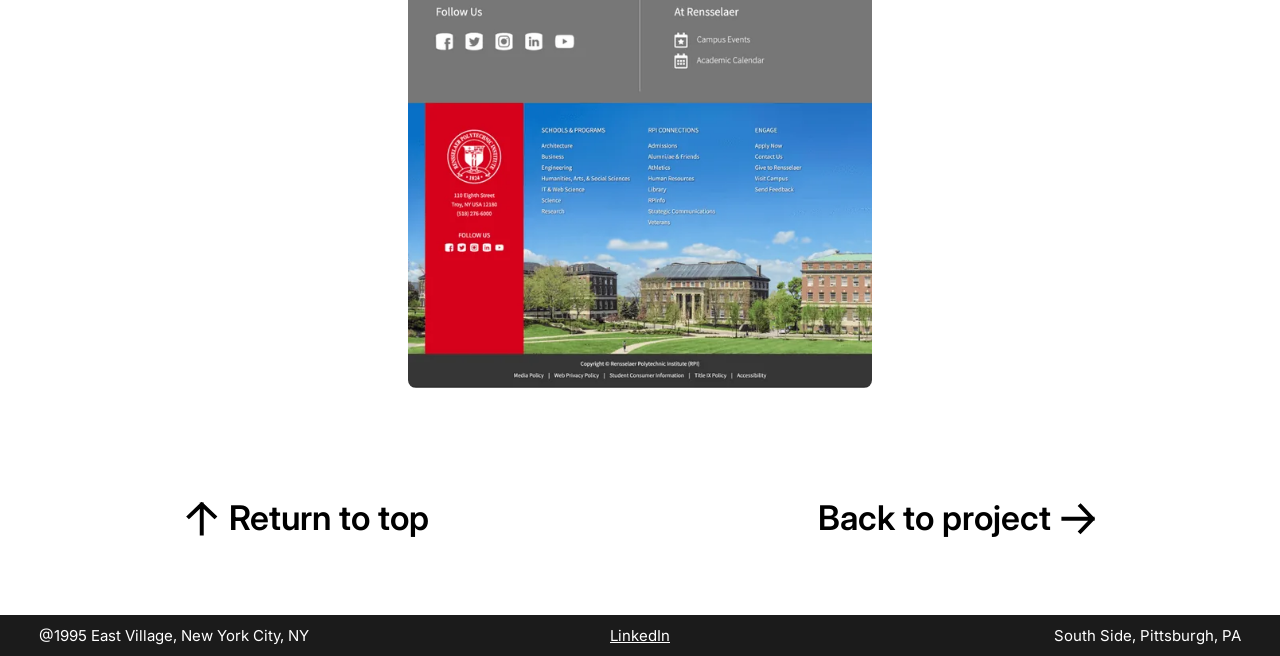
<file: page_rpi-sub-1.html>
<!DOCTYPE html>
<html lang="en">
<head>
  <meta charset="utf-8">
  <meta name="viewport" content="width=device-width, initial-scale=1">
  <title>RPI homepage — before and after — ZM Nishimura-Russ</title>
  <meta name="description" content="The redesigned and previous RPI homepages, shown in full.">
  <link rel="canonical" href="https://zoemana.com/page_rpi-sub-1">
  <meta property="og:title" content="RPI homepage — before and after — ZM Nishimura-Russ">
  <meta property="og:description" content="The redesigned and previous RPI homepages, shown in full.">
  <meta property="og:image" content="https://zoemana.com/assets/img/rpi-sub-1/01.webp">
  <meta property="og:url" content="https://zoemana.com/page_rpi-sub-1">
  <meta name="twitter:card" content="summary_large_image">
  <link rel="icon" href="assets/favicon.svg" type="image/svg+xml">
  <link rel="preconnect" href="https://fonts.googleapis.com">
  <link rel="preconnect" href="https://fonts.gstatic.com" crossorigin>
  <link rel="stylesheet" href="https://fonts.googleapis.com/css2?family=Inter:wght@300;400;500;600&display=swap">
  <link rel="stylesheet" href="assets/css/site.css">
</head>
<body id="top">
  <header class="site-header">
    <div class="wrap">
      <a class="logo" href="./" aria-label="ZM Nishimura-Russ — home"><svg viewBox="0 0 100 53" fill="none" aria-hidden="true"><path d="M43.692 10.5259C44.4745 8.50588 47.2421 4.89866 49.608 6.32375L49.692 6.41066C50.3985 7.4019 49.863 8.69112 49.6998 9.76613C49.289 11.2709 48.0901 12.5162 47.6793 14.021C46.4036 17.7608 46.6591 20.6011 46.5445 24.6021C45.4439 32.1716 46.54 39.962 46.2271 47.6626C46.1112 51.1902 43.5462 52.9903 40.2701 52.2505C38.9426 51.7738 38.689 49.9662 38.6031 48.7183C39.0477 44.0728 40.6958 39.9032 41.4302 35.1294C41.7563 32.807 43.0349 30.3578 42.3658 27.9038C42.1565 27.0861 41.4094 26.5249 40.5816 26.9097C38.7599 27.7225 38.1855 30.1736 37.1539 32.021C35.9154 34.04 36.5463 38 33.8121 38.5523C33.2315 38.4214 32.5237 37 32.191 36.5259C31.7749 35.8794 31.6475 34.5452 31.438 33.6411C30.6014 30.4986 28.7517 37.0339 28.6295 37.8941C28.3014 39.3129 27.9733 40.7748 27.7281 42.1939C27.6059 43.0539 27.5663 43.914 27.0709 44.6441C26.4932 45.7181 24.9621 46.5321 23.9244 45.8843C22.5542 44.8912 22.6316 42.7396 23.0425 41.2778C23.248 40.5901 23.205 39.9446 23.6177 39.2573C24.3529 38.0495 24.9023 36.8403 25.2388 35.4898C19.7332 40.2763 13.6069 43.8107 7.32965 47.7349C5.7565 48.5053 1.58138 52.9256 0.249572 50.6851C-0.12647 49.4364 0.0349249 47.6731 0.0317982 46.3823C0.481443 43.802 1.88534 41.74 3.91168 39.8521C5.19355 38.6507 5.93596 37.2326 7.09332 35.9448C9.98653 32.5964 15.1243 31.6634 17.1871 27.7105C18.0946 25.9488 17.6743 23.796 15.3541 24.1343C14.6911 24.1328 14.1531 24.5619 13.6568 24.9478C13.1603 25.2906 12.7053 25.505 12.2505 25.9771C11.0513 27.0926 10.1434 28.9404 8.6109 29.3667C7.61696 29.5359 7.11704 28.3301 6.90777 27.5122C6.44925 26.4355 6.57026 25.188 7.39703 24.3296C8.09937 23.428 9.67427 23.5606 10.5015 22.8316C11.2461 22.2311 11.6587 21.1135 12.4449 20.5562C12.9827 20.2136 13.6869 20.2577 14.3082 20.1734C15.4268 20.0902 16.0895 19.7051 16.9576 18.8472C18.8185 17.131 20.0571 14.7677 21.8765 13.0083C22.3312 12.4932 22.8694 12.322 23.5738 12.2378C29.0014 11.5637 21.7429 26.3457 19.7154 27.7603C18.4332 28.8326 17.0674 29.8188 16.6158 31.5816C16.3689 32.3121 15.9571 33.042 16.2486 33.731L16.3316 33.8179C18.6548 34.6836 23.03 27.467 25.3482 26.311C25.8034 26.0111 26.2175 25.6684 26.7144 25.4976C27.5234 25.2545 28.4439 25.7242 28.8716 26.4644C29.3142 25.5032 29.7015 24.5424 29.9625 23.5698C30.494 20.6027 29.6982 16.9868 32.0132 14.7124C32.7576 14.026 34.1665 13.9431 34.4175 14.8902C34.7118 16.5689 34.4261 18.4616 34.3882 19.9243C34.3078 20.9136 34.3932 21.7746 34.4371 22.7642C34.5648 24.1841 34.2364 25.5602 34.9839 26.2505C36.52 27.287 37.2193 24.9222 37.8384 23.8482C38.3339 23.075 38.8712 22.3019 39.3668 21.5718C42.0112 18.2658 42.375 14.3516 43.692 10.5259Z" fill="currentColor"/><path d="M80.7732 0.0306657C82.7837 -0.278343 83.6731 1.80979 83.8279 3.51113C83.7506 4.82595 82.9771 6.06389 82.0877 7.03067C80.2461 8.9151 78.8897 11.1081 77.7302 13.4516C77.9195 13.361 78.1066 13.2773 78.2908 13.2064C79.2575 12.7811 80.1084 12.5493 80.8045 13.1293C82.274 13.7867 84.1695 12.3166 85.7937 11.6205C90.9371 10.0736 101.455 6.63265 99.8308 15.14C99.7921 17.9628 96.9309 19.7033 94.572 20.3607C92.6385 21.0568 90.6655 22.1399 88.8093 22.4105C88.5002 22.4492 88.1908 22.5259 87.8816 22.7191C83.8598 25.1167 87.9594 26.4703 89.0808 27.9398C92.1744 30.8014 95.2676 33.6247 97.1238 37.8783C97.5105 39.1157 99.057 39.6186 99.5213 40.6625V40.7787C98.9412 43.0215 96.0413 44.7235 94.2625 44.4916C93.2184 44.0276 91.7492 43.9108 91.0144 42.9828C90.2023 41.7067 89.1196 40.3536 89.8543 38.3041C90.241 34.1664 85.6002 32.7352 83.9373 29.9897C83.0865 28.9069 79.3738 26.2385 78.9871 29.8734C78.9871 30.3375 78.9095 30.8406 78.6775 31.266C77.943 32.2326 77.3243 33.3149 76.242 33.8949C75.4299 34.359 74.5785 34.7852 73.7664 34.7465C72.529 34.7077 70.6347 33.702 71.949 31.8461C74.1532 28.443 75.7778 24.6913 78.4461 21.559C79.8382 19.0799 76.7865 19.4041 75.5252 18.4457C75.4038 18.7391 75.2827 19.0332 75.1609 19.3275C74.4262 21.5317 73.8123 23.8139 71.9949 25.5541C69.5587 27.7196 69.1408 28.6767 68.9861 32.2729C68.9474 33.1623 68.6763 34.1608 68.3787 35.2768L68.2752 35.6557C68.1058 36.2718 67.8249 36.8523 67.447 37.3676C67.2865 37.5865 67.0631 37.7576 66.7957 37.8041C66.6035 37.8375 66.3912 37.8567 66.158 37.8598C65.1845 37.8726 64.2603 37.3803 63.447 36.8451C62.9527 36.5199 62.4981 36.174 62.4392 35.8402C62.1686 34.1774 62.5971 31.329 63.3318 29.7436C64.0267 28.3865 62.5129 23.6564 61.5047 21.057C61.2659 20.4415 60.58 20.2799 60.4119 20.9184C60.11 22.0656 60.2546 23.8475 60.0066 24.5639C59.736 25.3759 59.5407 26.766 59.1541 27.5395C57.5686 30.3237 58.3049 32.8627 57.1062 35.8402C56.6808 36.9617 56.3324 38.3924 54.9402 38.6244C51.9486 40.4562 49.8867 37.542 50.0027 36.7299C50.08 35.9951 50.6599 35.376 50.8533 34.5639C51.472 31.509 51.9368 28.5702 53.909 26.018C54.6824 24.7032 55.6099 23.4269 55.8806 21.9574C56.2287 19.5212 56.6541 17.162 57.4275 14.8031C57.6595 14.1458 58.0078 13.4884 58.1238 12.7924C58.5105 10.2016 60.3546 6.41248 63.7185 5.32949C65.8841 5.09747 65.5756 7.99769 65.9236 9.46719C66.8902 13.3341 65.8072 17.8198 67.5086 21.5707C69.7901 25.4765 71.8666 14.8041 72.408 13.4506C73.8001 9.11945 74.7792 4.09133 78.8396 1.11367C79.381 0.572395 80.0386 0.107994 80.7732 0.0306657ZM93.2957 13.9027C92.2516 13.516 90.782 13.5932 89.6218 14.1732C87.727 14.4053 85.7155 15.9135 83.782 16.6869C83.2021 16.9573 82.4674 16.7253 81.8875 17.3051C81.5395 17.6144 81.462 18.1174 81.3074 18.5814C81.2301 19.0067 80.8823 19.5094 80.9207 19.8188C81.1914 20.6695 82.0033 20.9789 82.9314 20.2055C83.7048 19.7801 83.9372 20.2057 85.1746 20.3217C85.4066 20.5537 86.2689 19.9967 86.864 19.9223C87.6823 19.82 87.6145 19.591 88.4265 19.475C89.8185 19.127 90.8208 18.659 91.7488 17.4604C92.4835 16.455 93.8757 15.8362 94.2625 14.6762L94.2234 14.598C94.0299 14.4433 93.6048 14.1346 93.2957 13.9027Z" fill="currentColor"/></svg></a>
      <nav class="nav" aria-label="Main">
        <a href="./">Home</a>
        <a href="page_about">About</a>
      </nav>
    </div>
  </header>

  <main>
    <h1 class="page-title">Redesigned home page</h1>
    <div class="wrap"><div class="tall"><figure><div class="media contain natural"><img src="assets/img/rpi-sub-1/01.webp" width="670" height="2048" alt="Redesigned home page — image 1" decoding="async"></div></figure></div></div>
    <h2 class="page-title">Previous home page</h2>
    <div class="wrap"><div class="tall"><figure><div class="media contain natural"><img src="assets/img/rpi-sub-1/02.webp" width="583" height="2048" alt="Redesigned home page — image 2" decoding="async"></div></figure></div></div>
    <nav class="pager" aria-label="Project navigation">
      <a href="#top"><svg viewBox="-3 -3 39 43" fill="none" aria-hidden="true"><path d="M32.375 15.4167L16.1875 0L0 15.4167M16.1875 0L16.1875 37" stroke="currentColor" stroke-width="5" stroke-linecap="square"/></svg><span>Return to top</span></a>
      <a href="page_rpi"><span>Back to project</span><svg viewBox="-3 -3 43 39" fill="none" aria-hidden="true"><path d="M21.5833 32.375L37 16.1875L21.5833 0M37 16.1875L0 16.1875" stroke="currentColor" stroke-width="5" stroke-linecap="square"/></svg></a>
    </nav>
  </main>

  <footer class="site-footer">
    <div class="bar">
      <span>@1995 East Village, New York City, NY</span>
      <a href="https://www.linkedin.com/in/zmnishimura-russ/" target="_blank" rel="noopener">LinkedIn</a>
      <span>South Side, Pittsburgh, PA</span>
    </div>
  </footer>
</body>
</html>
</file>
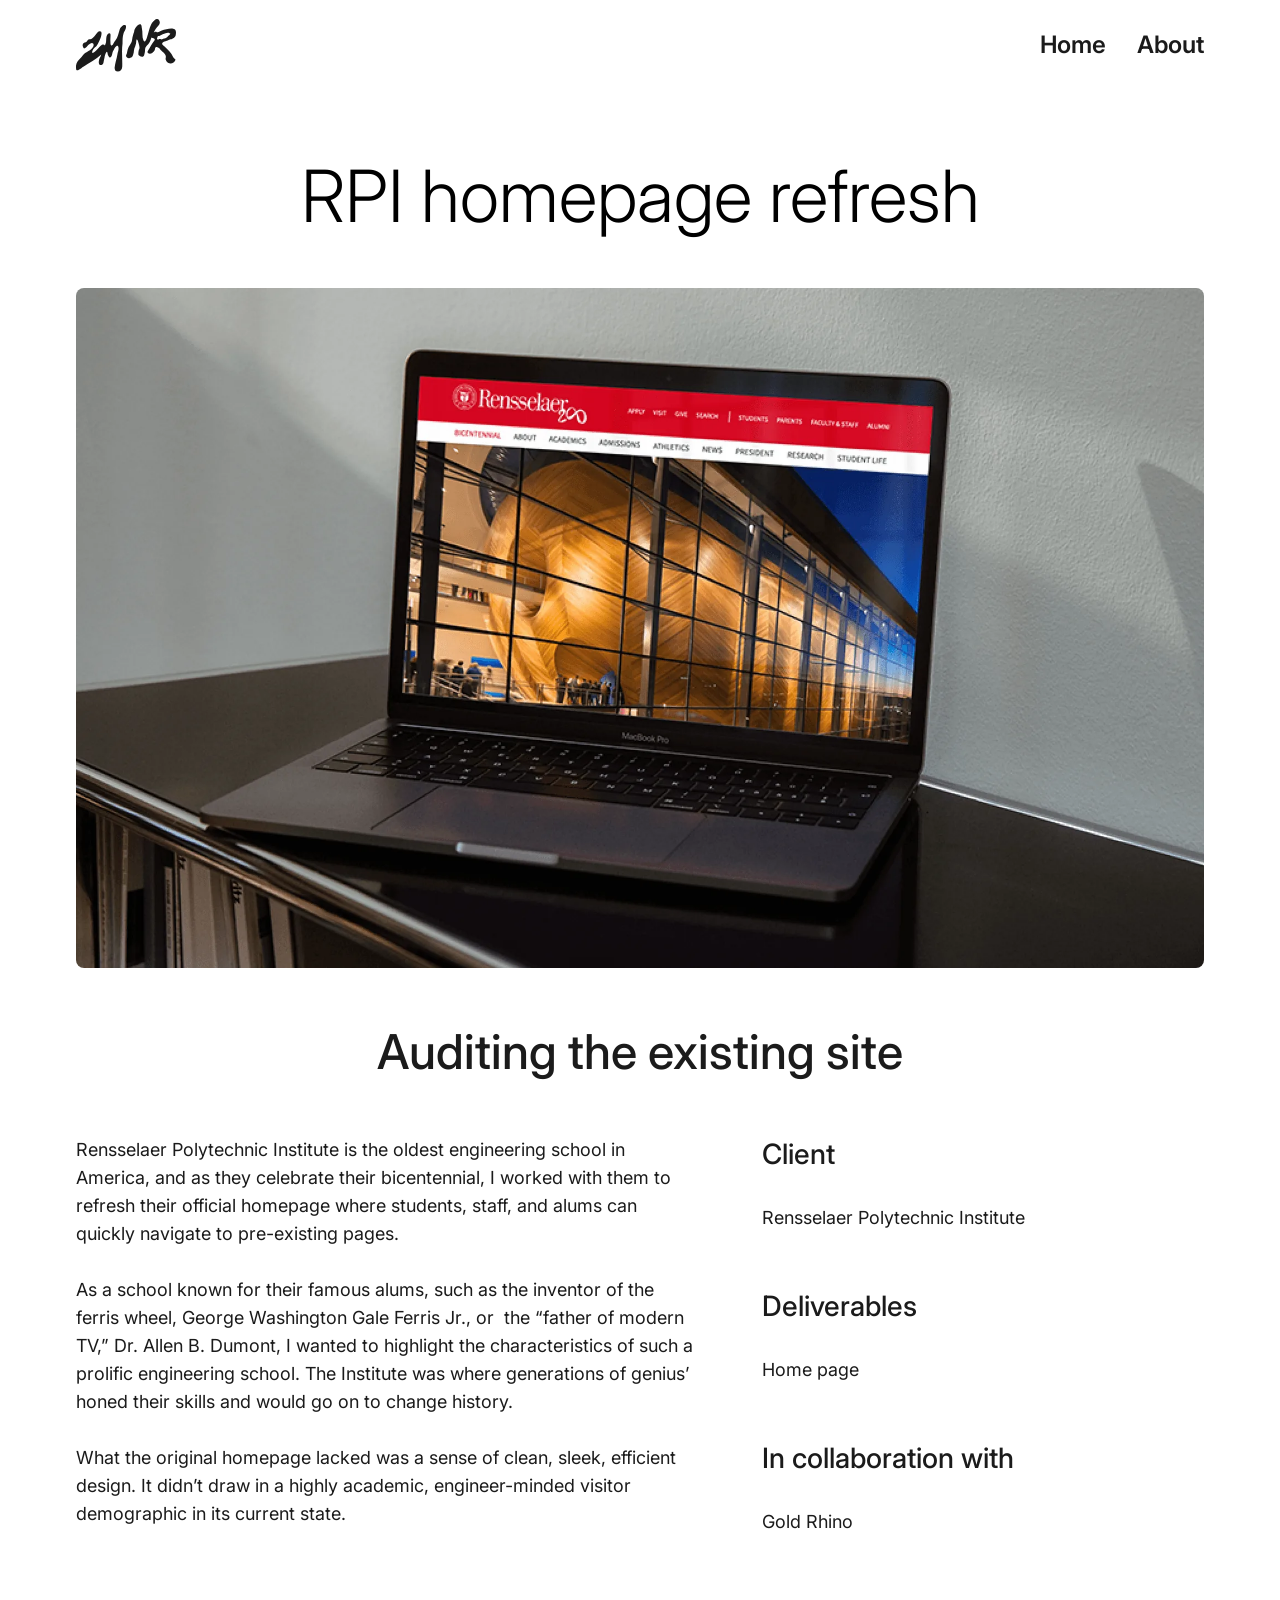
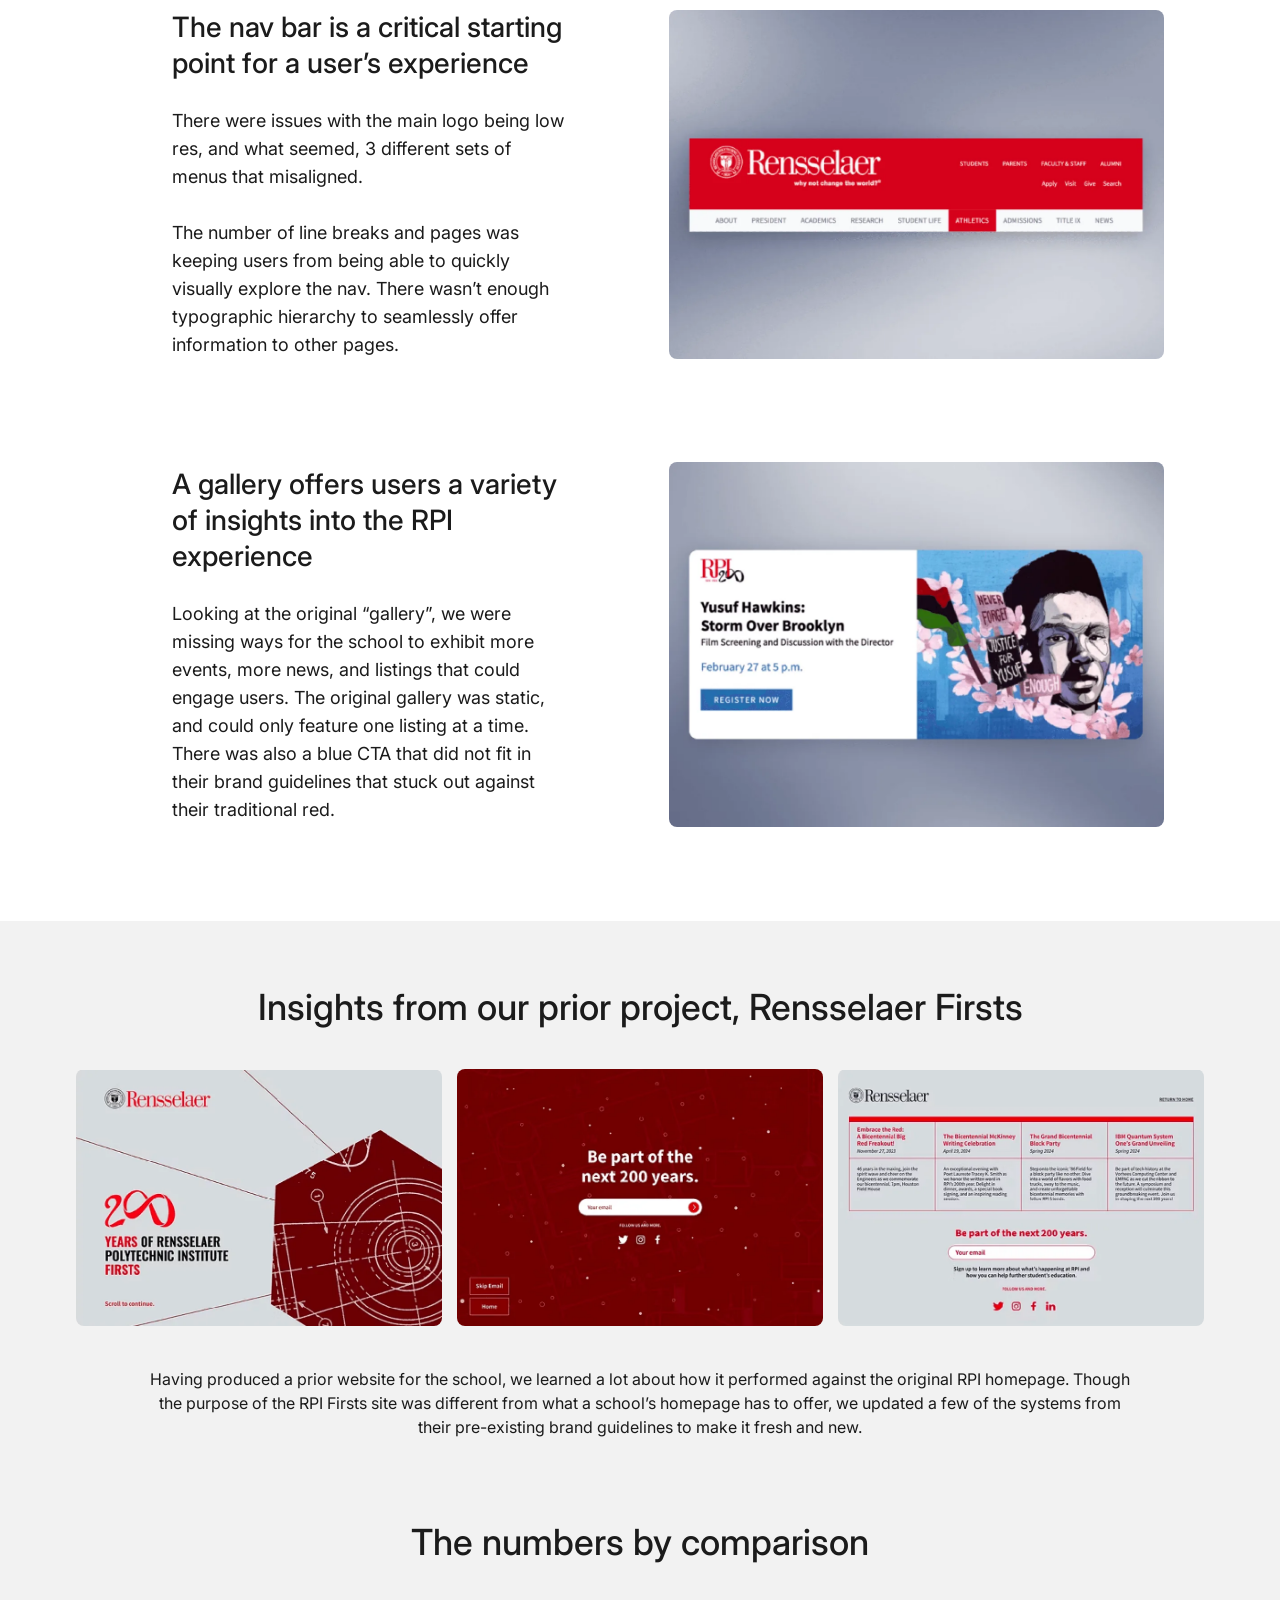
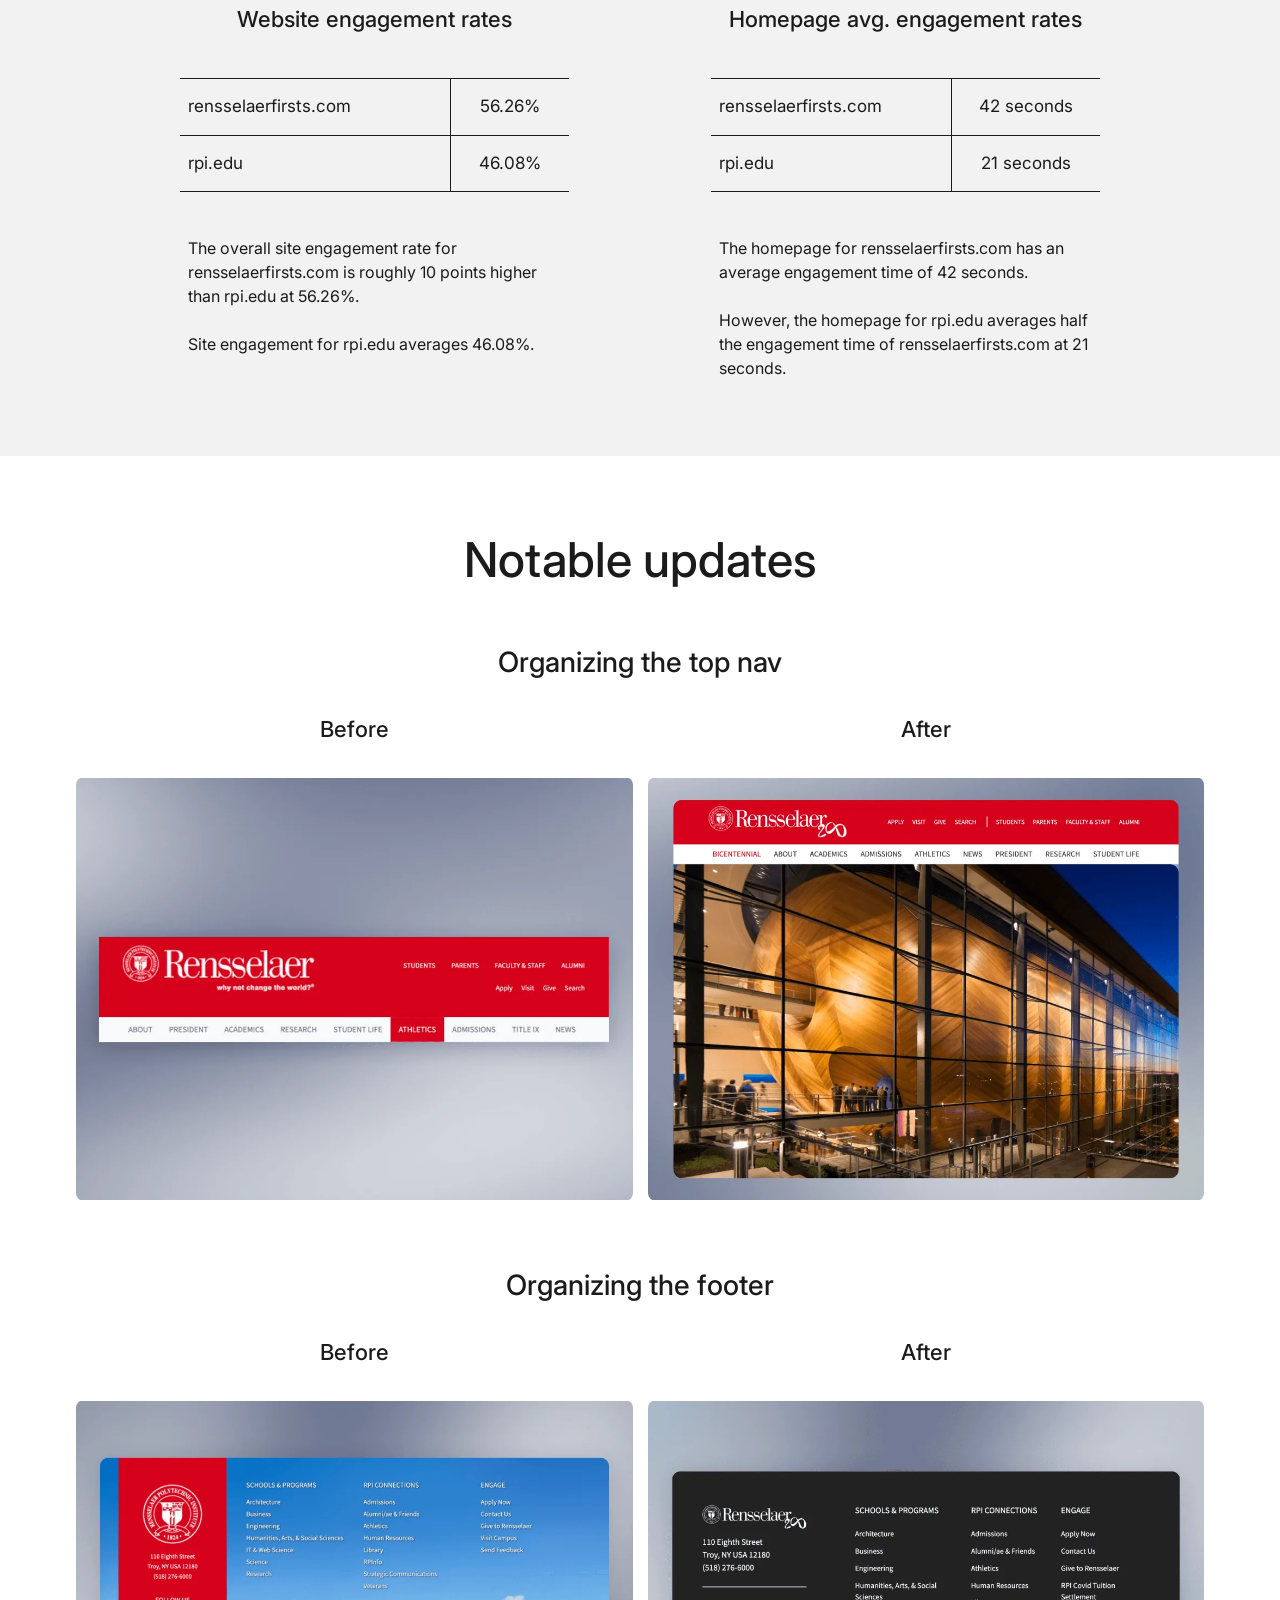
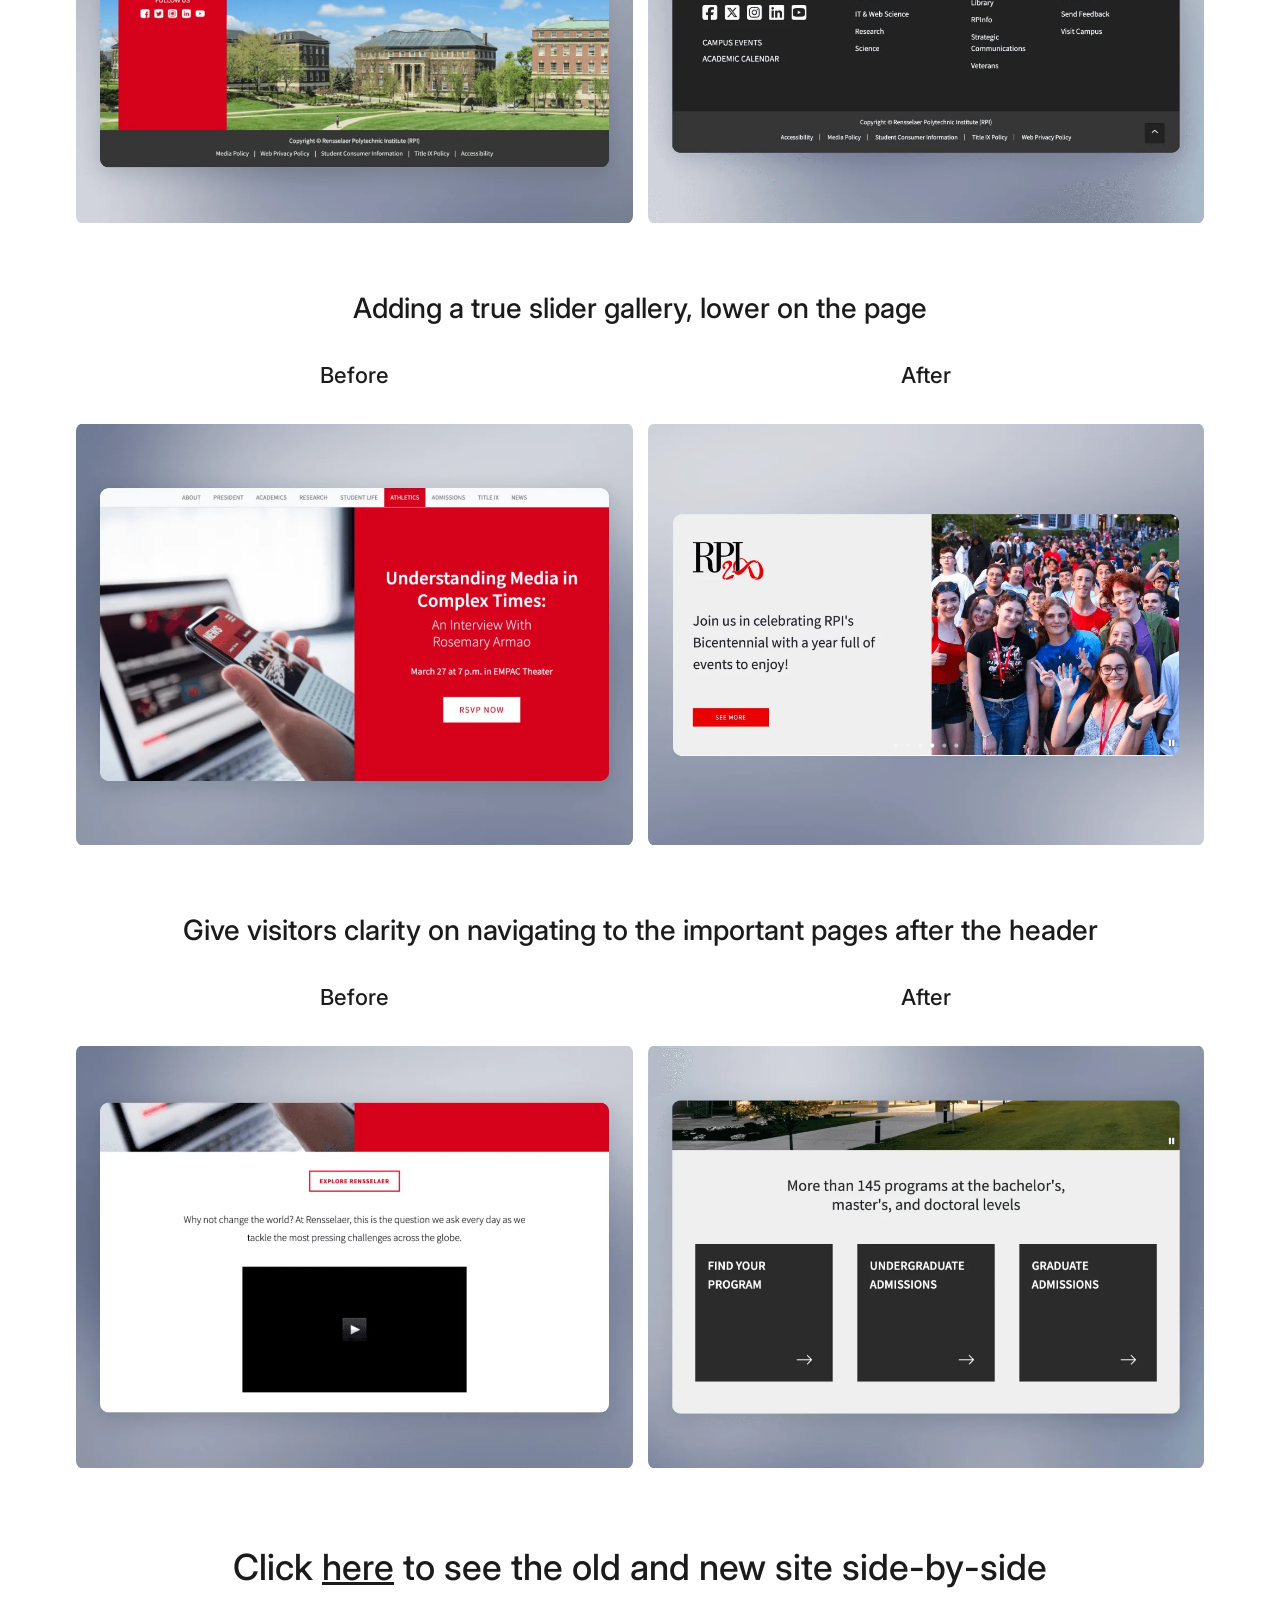
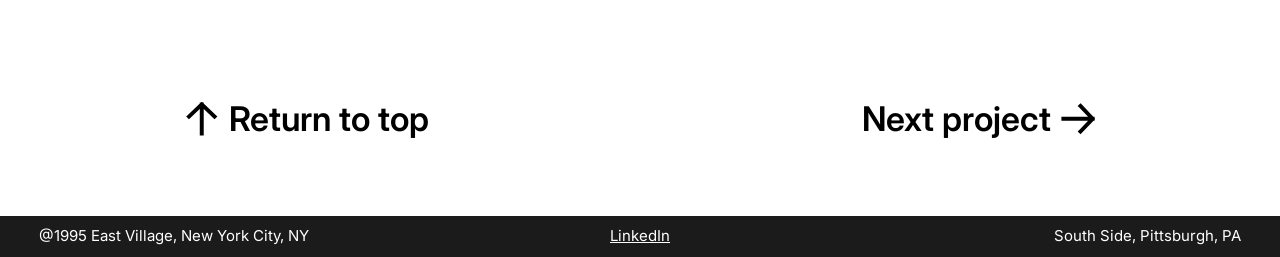
<file: page_rpi.html>
<!DOCTYPE html>
<html lang="en">
<head>
  <meta charset="utf-8">
  <meta name="viewport" content="width=device-width, initial-scale=1">
  <title>RPI homepage refresh — ZM Nishimura-Russ</title>
  <meta name="description" content="Refreshing the homepage of Rensselaer Polytechnic Institute for its bicentennial, with Gold Rhino.">
  <link rel="canonical" href="https://zoemana.com/page_rpi">
  <meta property="og:title" content="RPI homepage refresh — ZM Nishimura-Russ">
  <meta property="og:description" content="Refreshing the homepage of Rensselaer Polytechnic Institute for its bicentennial, with Gold Rhino.">
  <meta property="og:image" content="https://zoemana.com/assets/img/rpi/01.webp">
  <meta property="og:url" content="https://zoemana.com/page_rpi">
  <meta name="twitter:card" content="summary_large_image">
  <link rel="icon" href="assets/favicon.svg" type="image/svg+xml">
  <link rel="preconnect" href="https://fonts.googleapis.com">
  <link rel="preconnect" href="https://fonts.gstatic.com" crossorigin>
  <link rel="stylesheet" href="https://fonts.googleapis.com/css2?family=Inter:wght@300;400;500;600&display=swap">
  <link rel="stylesheet" href="assets/css/site.css">
</head>
<body id="top">
  <header class="site-header">
    <div class="wrap">
      <a class="logo" href="./" aria-label="ZM Nishimura-Russ — home"><svg viewBox="0 0 100 53" fill="none" aria-hidden="true"><path d="M43.692 10.5259C44.4745 8.50588 47.2421 4.89866 49.608 6.32375L49.692 6.41066C50.3985 7.4019 49.863 8.69112 49.6998 9.76613C49.289 11.2709 48.0901 12.5162 47.6793 14.021C46.4036 17.7608 46.6591 20.6011 46.5445 24.6021C45.4439 32.1716 46.54 39.962 46.2271 47.6626C46.1112 51.1902 43.5462 52.9903 40.2701 52.2505C38.9426 51.7738 38.689 49.9662 38.6031 48.7183C39.0477 44.0728 40.6958 39.9032 41.4302 35.1294C41.7563 32.807 43.0349 30.3578 42.3658 27.9038C42.1565 27.0861 41.4094 26.5249 40.5816 26.9097C38.7599 27.7225 38.1855 30.1736 37.1539 32.021C35.9154 34.04 36.5463 38 33.8121 38.5523C33.2315 38.4214 32.5237 37 32.191 36.5259C31.7749 35.8794 31.6475 34.5452 31.438 33.6411C30.6014 30.4986 28.7517 37.0339 28.6295 37.8941C28.3014 39.3129 27.9733 40.7748 27.7281 42.1939C27.6059 43.0539 27.5663 43.914 27.0709 44.6441C26.4932 45.7181 24.9621 46.5321 23.9244 45.8843C22.5542 44.8912 22.6316 42.7396 23.0425 41.2778C23.248 40.5901 23.205 39.9446 23.6177 39.2573C24.3529 38.0495 24.9023 36.8403 25.2388 35.4898C19.7332 40.2763 13.6069 43.8107 7.32965 47.7349C5.7565 48.5053 1.58138 52.9256 0.249572 50.6851C-0.12647 49.4364 0.0349249 47.6731 0.0317982 46.3823C0.481443 43.802 1.88534 41.74 3.91168 39.8521C5.19355 38.6507 5.93596 37.2326 7.09332 35.9448C9.98653 32.5964 15.1243 31.6634 17.1871 27.7105C18.0946 25.9488 17.6743 23.796 15.3541 24.1343C14.6911 24.1328 14.1531 24.5619 13.6568 24.9478C13.1603 25.2906 12.7053 25.505 12.2505 25.9771C11.0513 27.0926 10.1434 28.9404 8.6109 29.3667C7.61696 29.5359 7.11704 28.3301 6.90777 27.5122C6.44925 26.4355 6.57026 25.188 7.39703 24.3296C8.09937 23.428 9.67427 23.5606 10.5015 22.8316C11.2461 22.2311 11.6587 21.1135 12.4449 20.5562C12.9827 20.2136 13.6869 20.2577 14.3082 20.1734C15.4268 20.0902 16.0895 19.7051 16.9576 18.8472C18.8185 17.131 20.0571 14.7677 21.8765 13.0083C22.3312 12.4932 22.8694 12.322 23.5738 12.2378C29.0014 11.5637 21.7429 26.3457 19.7154 27.7603C18.4332 28.8326 17.0674 29.8188 16.6158 31.5816C16.3689 32.3121 15.9571 33.042 16.2486 33.731L16.3316 33.8179C18.6548 34.6836 23.03 27.467 25.3482 26.311C25.8034 26.0111 26.2175 25.6684 26.7144 25.4976C27.5234 25.2545 28.4439 25.7242 28.8716 26.4644C29.3142 25.5032 29.7015 24.5424 29.9625 23.5698C30.494 20.6027 29.6982 16.9868 32.0132 14.7124C32.7576 14.026 34.1665 13.9431 34.4175 14.8902C34.7118 16.5689 34.4261 18.4616 34.3882 19.9243C34.3078 20.9136 34.3932 21.7746 34.4371 22.7642C34.5648 24.1841 34.2364 25.5602 34.9839 26.2505C36.52 27.287 37.2193 24.9222 37.8384 23.8482C38.3339 23.075 38.8712 22.3019 39.3668 21.5718C42.0112 18.2658 42.375 14.3516 43.692 10.5259Z" fill="currentColor"/><path d="M80.7732 0.0306657C82.7837 -0.278343 83.6731 1.80979 83.8279 3.51113C83.7506 4.82595 82.9771 6.06389 82.0877 7.03067C80.2461 8.9151 78.8897 11.1081 77.7302 13.4516C77.9195 13.361 78.1066 13.2773 78.2908 13.2064C79.2575 12.7811 80.1084 12.5493 80.8045 13.1293C82.274 13.7867 84.1695 12.3166 85.7937 11.6205C90.9371 10.0736 101.455 6.63265 99.8308 15.14C99.7921 17.9628 96.9309 19.7033 94.572 20.3607C92.6385 21.0568 90.6655 22.1399 88.8093 22.4105C88.5002 22.4492 88.1908 22.5259 87.8816 22.7191C83.8598 25.1167 87.9594 26.4703 89.0808 27.9398C92.1744 30.8014 95.2676 33.6247 97.1238 37.8783C97.5105 39.1157 99.057 39.6186 99.5213 40.6625V40.7787C98.9412 43.0215 96.0413 44.7235 94.2625 44.4916C93.2184 44.0276 91.7492 43.9108 91.0144 42.9828C90.2023 41.7067 89.1196 40.3536 89.8543 38.3041C90.241 34.1664 85.6002 32.7352 83.9373 29.9897C83.0865 28.9069 79.3738 26.2385 78.9871 29.8734C78.9871 30.3375 78.9095 30.8406 78.6775 31.266C77.943 32.2326 77.3243 33.3149 76.242 33.8949C75.4299 34.359 74.5785 34.7852 73.7664 34.7465C72.529 34.7077 70.6347 33.702 71.949 31.8461C74.1532 28.443 75.7778 24.6913 78.4461 21.559C79.8382 19.0799 76.7865 19.4041 75.5252 18.4457C75.4038 18.7391 75.2827 19.0332 75.1609 19.3275C74.4262 21.5317 73.8123 23.8139 71.9949 25.5541C69.5587 27.7196 69.1408 28.6767 68.9861 32.2729C68.9474 33.1623 68.6763 34.1608 68.3787 35.2768L68.2752 35.6557C68.1058 36.2718 67.8249 36.8523 67.447 37.3676C67.2865 37.5865 67.0631 37.7576 66.7957 37.8041C66.6035 37.8375 66.3912 37.8567 66.158 37.8598C65.1845 37.8726 64.2603 37.3803 63.447 36.8451C62.9527 36.5199 62.4981 36.174 62.4392 35.8402C62.1686 34.1774 62.5971 31.329 63.3318 29.7436C64.0267 28.3865 62.5129 23.6564 61.5047 21.057C61.2659 20.4415 60.58 20.2799 60.4119 20.9184C60.11 22.0656 60.2546 23.8475 60.0066 24.5639C59.736 25.3759 59.5407 26.766 59.1541 27.5395C57.5686 30.3237 58.3049 32.8627 57.1062 35.8402C56.6808 36.9617 56.3324 38.3924 54.9402 38.6244C51.9486 40.4562 49.8867 37.542 50.0027 36.7299C50.08 35.9951 50.6599 35.376 50.8533 34.5639C51.472 31.509 51.9368 28.5702 53.909 26.018C54.6824 24.7032 55.6099 23.4269 55.8806 21.9574C56.2287 19.5212 56.6541 17.162 57.4275 14.8031C57.6595 14.1458 58.0078 13.4884 58.1238 12.7924C58.5105 10.2016 60.3546 6.41248 63.7185 5.32949C65.8841 5.09747 65.5756 7.99769 65.9236 9.46719C66.8902 13.3341 65.8072 17.8198 67.5086 21.5707C69.7901 25.4765 71.8666 14.8041 72.408 13.4506C73.8001 9.11945 74.7792 4.09133 78.8396 1.11367C79.381 0.572395 80.0386 0.107994 80.7732 0.0306657ZM93.2957 13.9027C92.2516 13.516 90.782 13.5932 89.6218 14.1732C87.727 14.4053 85.7155 15.9135 83.782 16.6869C83.2021 16.9573 82.4674 16.7253 81.8875 17.3051C81.5395 17.6144 81.462 18.1174 81.3074 18.5814C81.2301 19.0067 80.8823 19.5094 80.9207 19.8188C81.1914 20.6695 82.0033 20.9789 82.9314 20.2055C83.7048 19.7801 83.9372 20.2057 85.1746 20.3217C85.4066 20.5537 86.2689 19.9967 86.864 19.9223C87.6823 19.82 87.6145 19.591 88.4265 19.475C89.8185 19.127 90.8208 18.659 91.7488 17.4604C92.4835 16.455 93.8757 15.8362 94.2625 14.6762L94.2234 14.598C94.0299 14.4433 93.6048 14.1346 93.2957 13.9027Z" fill="currentColor"/></svg></a>
      <nav class="nav" aria-label="Main">
        <a href="./">Home</a>
        <a href="page_about">About</a>
      </nav>
    </div>
  </header>

  <main>
    <h1 class="page-title">RPI homepage refresh</h1>
    <div class="wrap"><div class="row"><figure><div class="media" style="aspect-ratio:1128/680"><img src="assets/img/rpi/01.webp" width="2048" height="1235" alt="RPI homepage refresh — image 1" decoding="async"></div></figure></div></div>
    <div class="wrap block tight"><h2 class="h2 center">Auditing the existing site</h2></div>
    <div class="wrap intro"><div class="prose"><p>Rensselaer Polytechnic Institute is the oldest engineering school in America, and as they celebrate their bicentennial, I worked with them to refresh their official homepage where students, staff, and alums can quickly navigate to pre-existing pages.</p><p>As a school known for their famous alums, such as the inventor of the ferris wheel, George Washington Gale Ferris Jr., or  the “father of modern TV,” Dr. Allen B. Dumont, I wanted to highlight the characteristics of such a prolific engineering school. The Institute was where generations of genius’ honed their skills and would go on to change history.</p><p>What the original homepage lacked was a sense of clean, sleek, efficient design. It didn’t draw in a highly academic, engineer-minded visitor demographic in its current state.</p></div><aside class="credits"><section><h3>Client</h3><ul><li>Rensselaer Polytechnic Institute</li></ul></section><section><h3>Deliverables</h3><ul><li>Home page</li></ul></section><section><h3>In collaboration with</h3><ul><li>Gold Rhino</li></ul></section></aside></div>
    <div class="block tight"></div>
    <div class="wrap"><div class="split"><div class="text"><h3 class="h4">The nav bar is a critical starting point for a user’s experience</h3><div class="prose"><p>There were issues with the main logo being low res, and what seemed, 3 different sets of menus that misaligned.</p><p>The number of line breaks and pages was keeping users from being able to quickly visually explore the nav. There wasn’t enough typographic hierarchy to seamlessly offer information to other pages.</p></div></div><figure><div class="media" style="aspect-ratio:549/387"><img src="assets/img/rpi/02.webp" width="1098" height="774" alt="RPI homepage refresh — image 2" decoding="async"></div></figure></div></div>
    <div class="wrap"><div class="split"><div class="text"><h3 class="h4">A gallery offers users a variety of insights into the RPI experience</h3><div class="prose"><p>Looking at the original “gallery”, we were missing ways for the school to exhibit more events, more news, and listings that could engage users. The original gallery was static, and could only feature one listing at a time. There was also a blue CTA that did not fit in their brand guidelines that stuck out against their traditional red.</p></div></div><figure><div class="media" style="aspect-ratio:554/409"><img src="assets/img/rpi/03.webp" width="1108" height="818" alt="RPI homepage refresh — image 3" loading="lazy" decoding="async"></div></figure></div></div>
    <section class="band"><div class="wrap"><h2 class="h3">Insights from our prior project, Rensselaer Firsts</h2><div class="row c3 keep-1"><figure><div class="media contain" style="aspect-ratio:366/257"><img src="assets/img/rpi/04.webp" width="800" height="561" alt="RPI homepage refresh — image 4" loading="lazy" decoding="async"></div></figure><figure><div class="media contain" style="aspect-ratio:366/257"><img src="assets/img/rpi/05.webp" width="800" height="562" alt="RPI homepage refresh — image 5" loading="lazy" decoding="async"></div></figure><figure><div class="media contain" style="aspect-ratio:366/257"><img src="assets/img/rpi/06.webp" width="800" height="561" alt="RPI homepage refresh — image 6" loading="lazy" decoding="async"></div></figure></div><p class="note">Having produced a prior website for the school, we learned a lot about how it performed against the original RPI homepage. Though the purpose of the RPI Firsts site was different from what a school’s homepage has to offer, we updated a few of the systems from their pre-existing brand guidelines to make it fresh and new.</p><h2 class="h3">The numbers by comparison</h2><div class="stats"><div><h3 class="h5">Website engagement rates</h3><table><tr><td>rensselaerfirsts.com</td><td>56.26%</td></tr><tr><td>rpi.edu</td><td>46.08%</td></tr></table><div class="prose"><p>The overall site engagement rate for rensselaerfirsts.com is roughly 10 points higher than rpi.edu at 56.26%.</p><p>Site engagement for rpi.edu averages 46.08%.</p></div></div><div><h3 class="h5">Homepage avg. engagement rates</h3><table><tr><td>rensselaerfirsts.com</td><td>42 seconds</td></tr><tr><td>rpi.edu</td><td>21 seconds</td></tr></table><div class="prose"><p>The homepage for rensselaerfirsts.com has an average engagement time of 42 seconds.</p><p>However, the homepage for rpi.edu averages half the engagement time of rensselaerfirsts.com at 21 seconds.</p></div></div></div></div></section>
    <div class="wrap block tight"><h2 class="h2 center">Notable updates</h2></div>
    <div class="wrap compare"><h3 class="h4">Organizing the top nav</h3><div class="row c2"><figure><div class="label">Before</div><div class="media contain" style="aspect-ratio:557/424"><img src="assets/img/rpi/07.webp" width="1022" height="774" alt="RPI homepage refresh — image 7" loading="lazy" decoding="async"></div></figure><figure><div class="label">After</div><div class="media contain" style="aspect-ratio:557/424"><img src="assets/img/rpi/08.webp" width="1022" height="774" alt="RPI homepage refresh — image 8" loading="lazy" decoding="async"></div></figure></div></div>
    <div class="wrap compare"><h3 class="h4">Organizing the footer</h3><div class="row c2"><figure><div class="label">Before</div><div class="media contain" style="aspect-ratio:557/424"><img src="assets/img/rpi/09.webp" width="1022" height="774" alt="RPI homepage refresh — image 9" loading="lazy" decoding="async"></div></figure><figure><div class="label">After</div><div class="media contain" style="aspect-ratio:557/424"><img src="assets/img/rpi/10.webp" width="1022" height="774" alt="RPI homepage refresh — image 10" loading="lazy" decoding="async"></div></figure></div></div>
    <div class="wrap compare"><h3 class="h4">Adding a true slider gallery, lower on the page</h3><div class="row c2"><figure><div class="label">Before</div><div class="media contain" style="aspect-ratio:557/424"><img src="assets/img/rpi/11.webp" width="1022" height="774" alt="RPI homepage refresh — image 11" loading="lazy" decoding="async"></div></figure><figure><div class="label">After</div><div class="media contain" style="aspect-ratio:557/424"><img src="assets/img/rpi/12.webp" width="1022" height="774" alt="RPI homepage refresh — image 12" loading="lazy" decoding="async"></div></figure></div></div>
    <div class="wrap compare"><h3 class="h4">Give visitors clarity on navigating to the important pages after the header</h3><div class="row c2"><figure><div class="label">Before</div><div class="media contain" style="aspect-ratio:557/424"><img src="assets/img/rpi/13.webp" width="1022" height="774" alt="RPI homepage refresh — image 13" loading="lazy" decoding="async"></div></figure><figure><div class="label">After</div><div class="media contain" style="aspect-ratio:557/424"><img src="assets/img/rpi/14.webp" width="1022" height="774" alt="RPI homepage refresh — image 14" loading="lazy" decoding="async"></div></figure></div></div>
    <div class="wrap block"><h2 class="h3 center">Click <a href="page_rpi-sub-1">here</a> to see the old and new site side-by-side</h2></div>
    <nav class="pager" aria-label="Project navigation">
      <a href="#top"><svg viewBox="-3 -3 39 43" fill="none" aria-hidden="true"><path d="M32.375 15.4167L16.1875 0L0 15.4167M16.1875 0L16.1875 37" stroke="currentColor" stroke-width="5" stroke-linecap="square"/></svg><span>Return to top</span></a>
      <a href="page_supercell"><span>Next project</span><svg viewBox="-3 -3 43 39" fill="none" aria-hidden="true"><path d="M21.5833 32.375L37 16.1875L21.5833 0M37 16.1875L0 16.1875" stroke="currentColor" stroke-width="5" stroke-linecap="square"/></svg></a>
    </nav>
  </main>

  <footer class="site-footer">
    <div class="bar">
      <span>@1995 East Village, New York City, NY</span>
      <a href="https://www.linkedin.com/in/zmnishimura-russ/" target="_blank" rel="noopener">LinkedIn</a>
      <span>South Side, Pittsburgh, PA</span>
    </div>
  </footer>
</body>
</html>
</file>
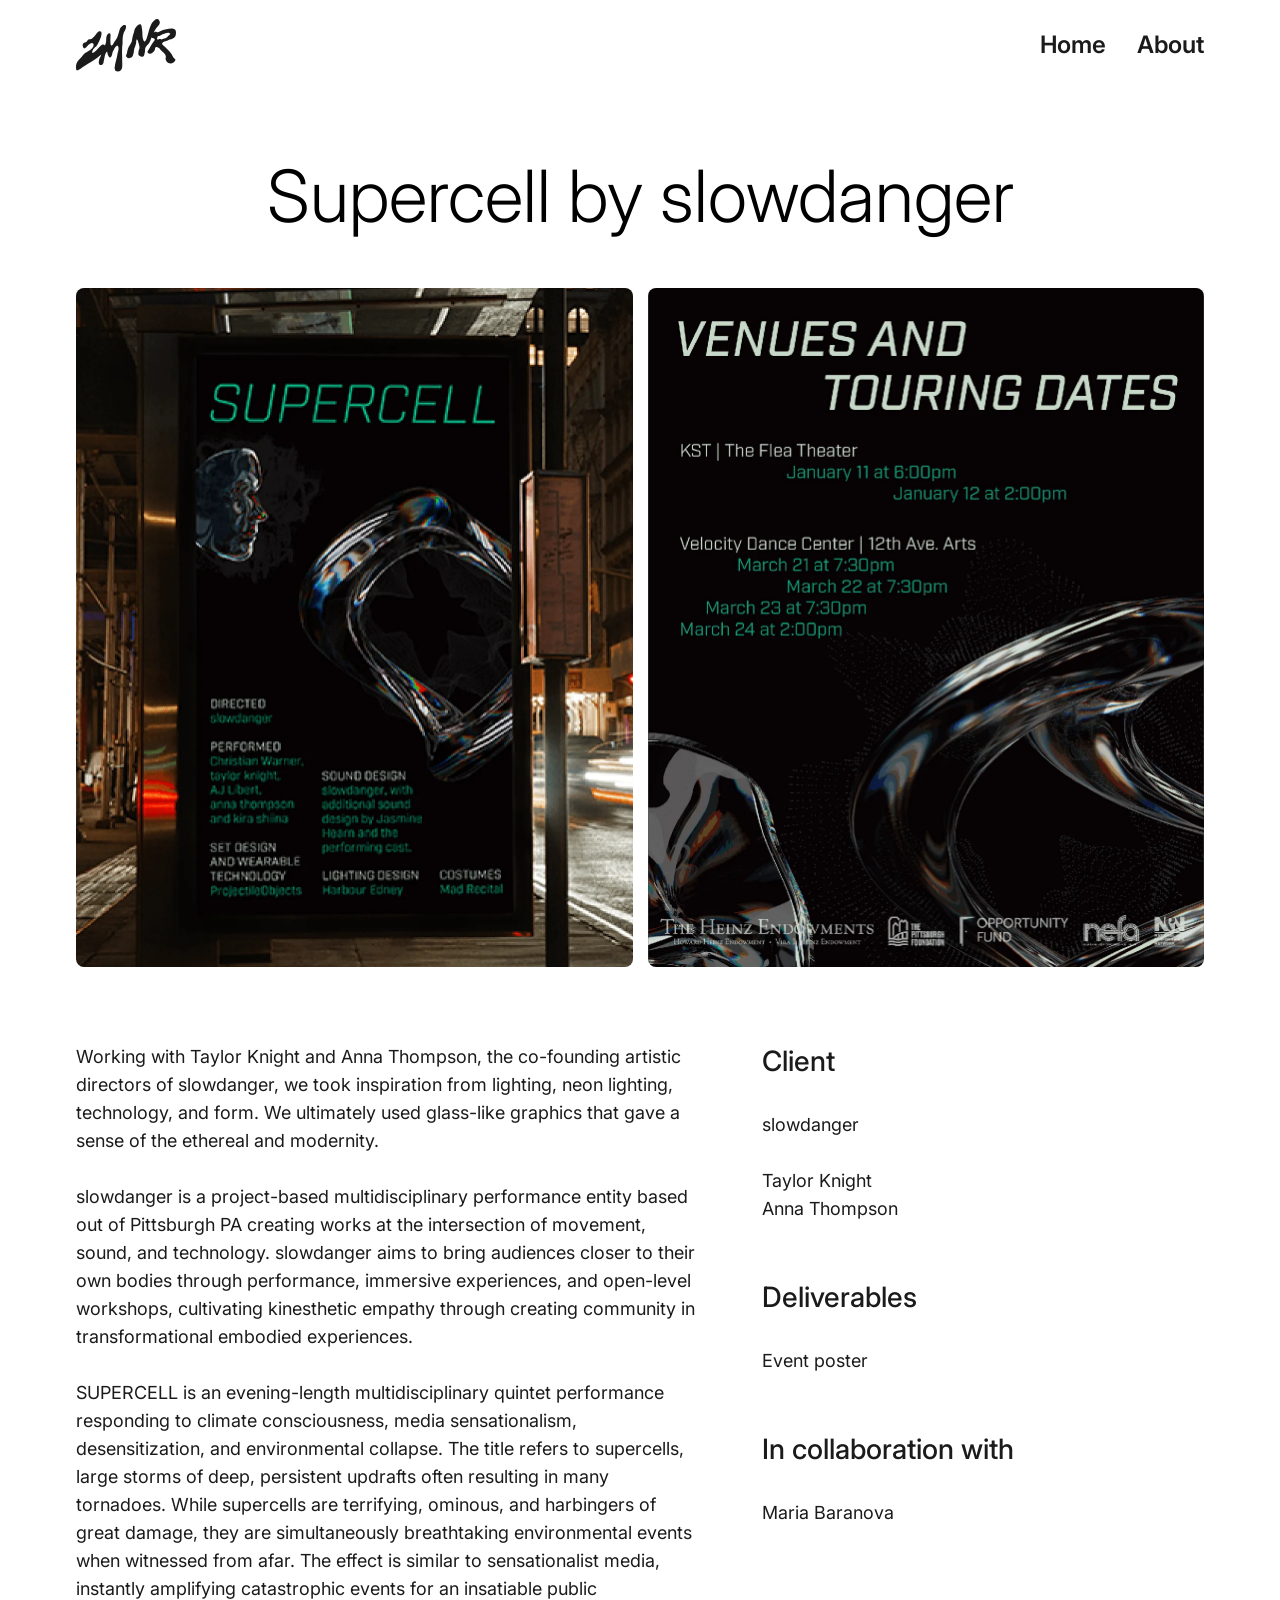
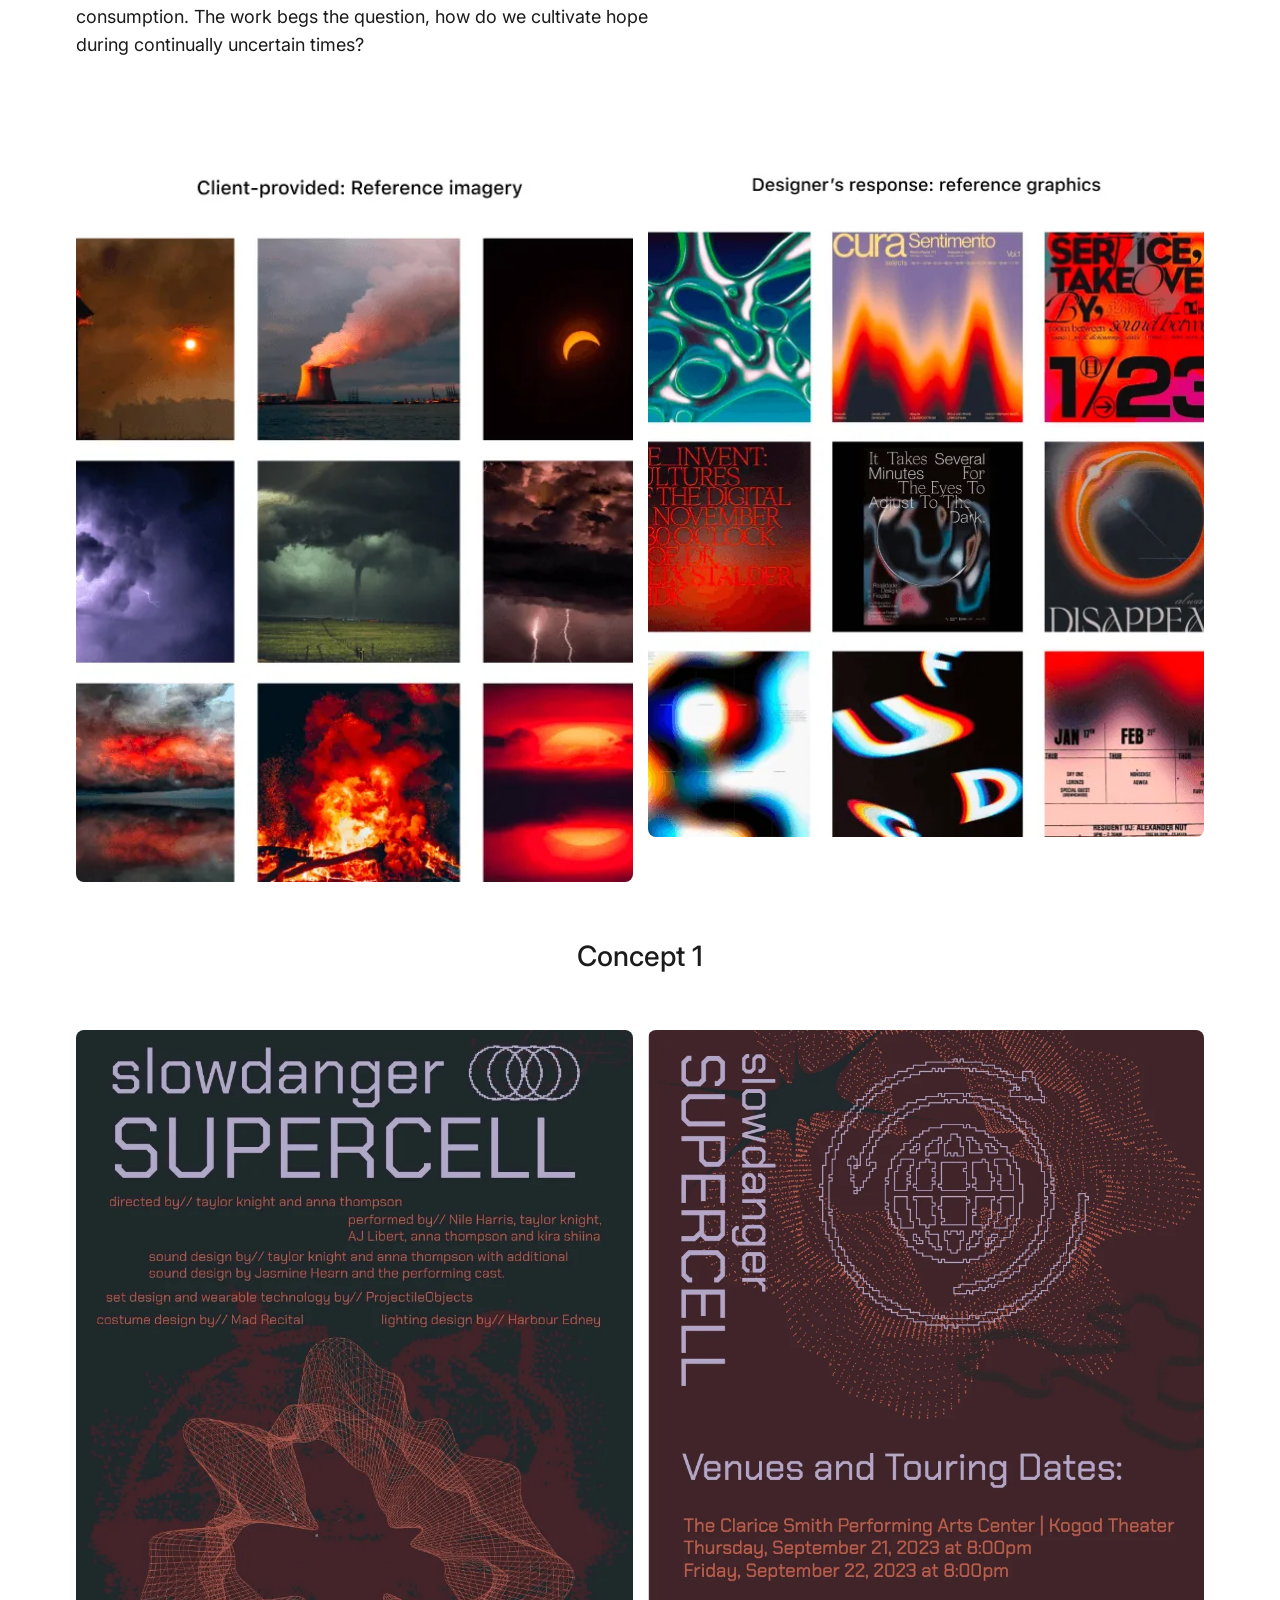
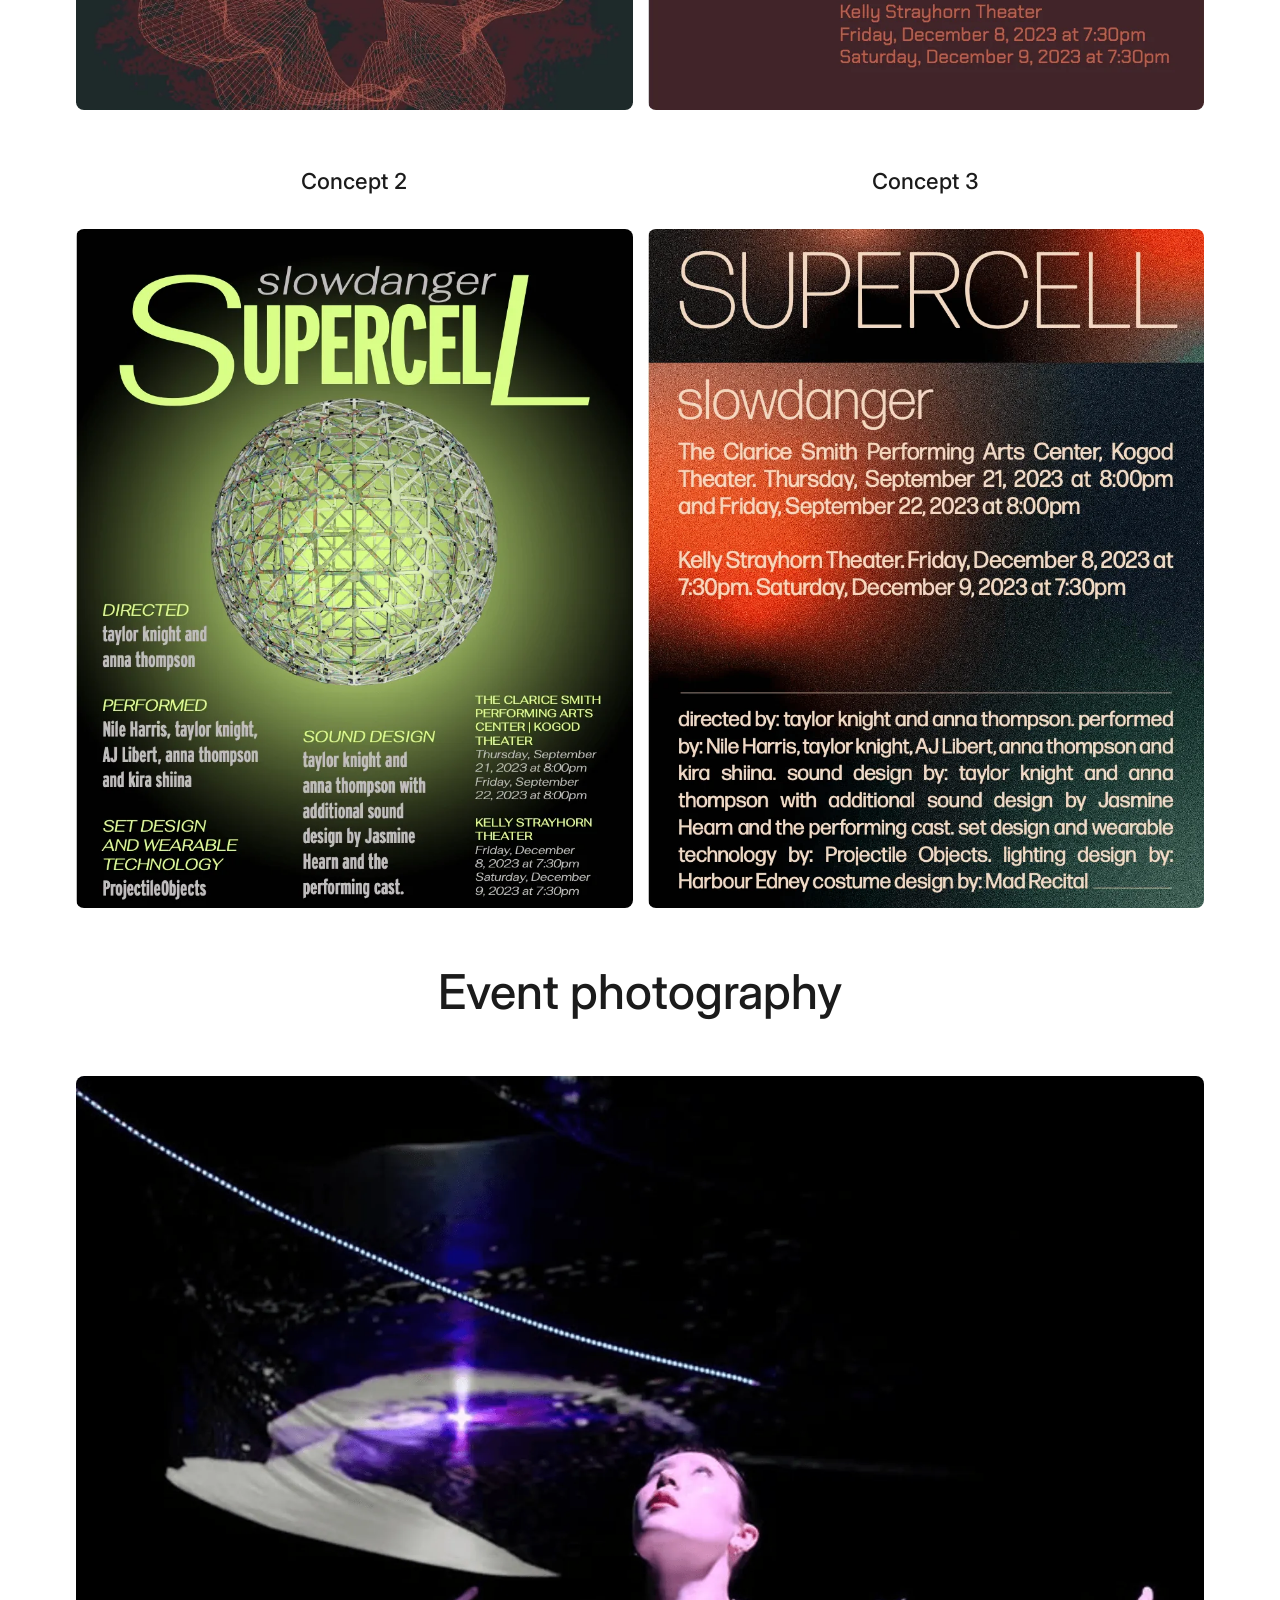
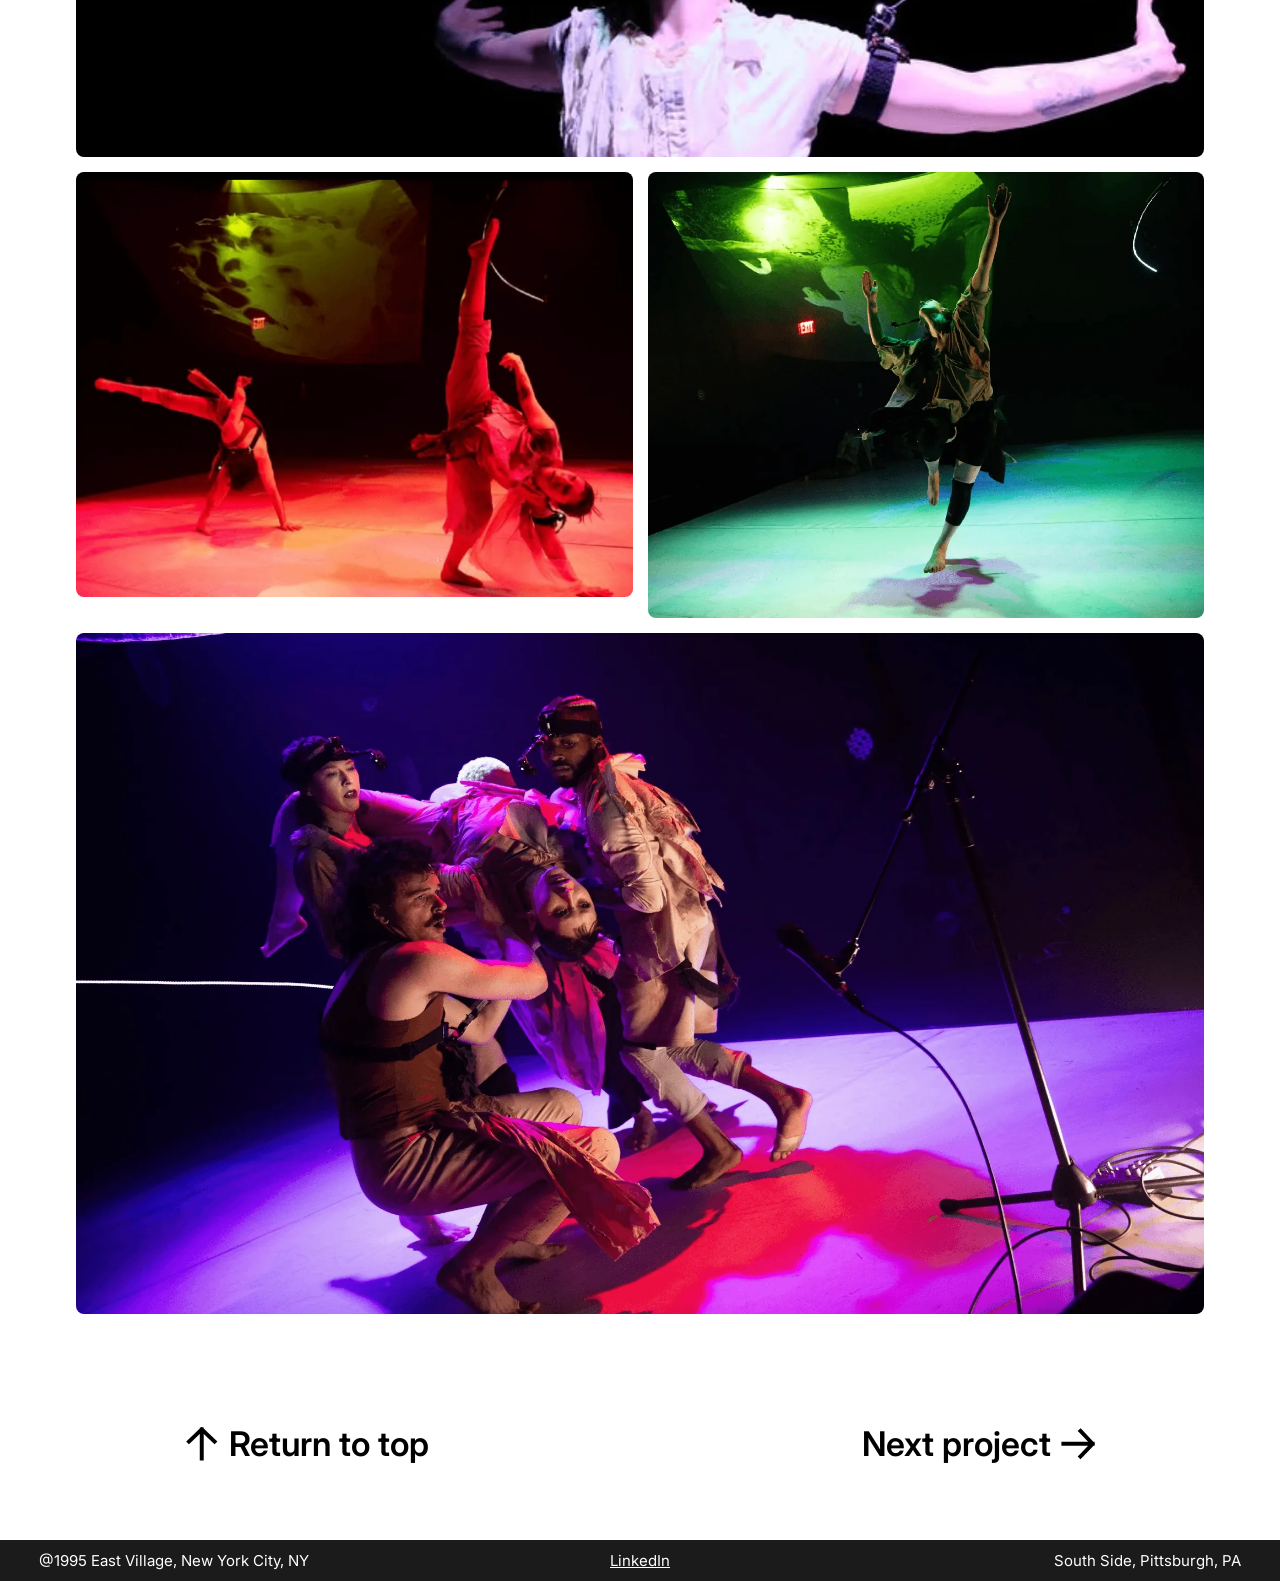
<file: page_supercell.html>
<!DOCTYPE html>
<html lang="en">
<head>
  <meta charset="utf-8">
  <meta name="viewport" content="width=device-width, initial-scale=1">
  <title>Supercell by slowdanger — ZM Nishimura-Russ</title>
  <meta name="description" content="Poster design for SUPERCELL, an evening-length performance by Pittsburgh’s slowdanger.">
  <link rel="canonical" href="https://zoemana.com/page_supercell">
  <meta property="og:title" content="Supercell by slowdanger — ZM Nishimura-Russ">
  <meta property="og:description" content="Poster design for SUPERCELL, an evening-length performance by Pittsburgh’s slowdanger.">
  <meta property="og:image" content="https://zoemana.com/assets/img/supercell/01.webp">
  <meta property="og:url" content="https://zoemana.com/page_supercell">
  <meta name="twitter:card" content="summary_large_image">
  <link rel="icon" href="assets/favicon.svg" type="image/svg+xml">
  <link rel="preconnect" href="https://fonts.googleapis.com">
  <link rel="preconnect" href="https://fonts.gstatic.com" crossorigin>
  <link rel="stylesheet" href="https://fonts.googleapis.com/css2?family=Inter:wght@300;400;500;600&display=swap">
  <link rel="stylesheet" href="assets/css/site.css">
</head>
<body id="top">
  <header class="site-header">
    <div class="wrap">
      <a class="logo" href="./" aria-label="ZM Nishimura-Russ — home"><svg viewBox="0 0 100 53" fill="none" aria-hidden="true"><path d="M43.692 10.5259C44.4745 8.50588 47.2421 4.89866 49.608 6.32375L49.692 6.41066C50.3985 7.4019 49.863 8.69112 49.6998 9.76613C49.289 11.2709 48.0901 12.5162 47.6793 14.021C46.4036 17.7608 46.6591 20.6011 46.5445 24.6021C45.4439 32.1716 46.54 39.962 46.2271 47.6626C46.1112 51.1902 43.5462 52.9903 40.2701 52.2505C38.9426 51.7738 38.689 49.9662 38.6031 48.7183C39.0477 44.0728 40.6958 39.9032 41.4302 35.1294C41.7563 32.807 43.0349 30.3578 42.3658 27.9038C42.1565 27.0861 41.4094 26.5249 40.5816 26.9097C38.7599 27.7225 38.1855 30.1736 37.1539 32.021C35.9154 34.04 36.5463 38 33.8121 38.5523C33.2315 38.4214 32.5237 37 32.191 36.5259C31.7749 35.8794 31.6475 34.5452 31.438 33.6411C30.6014 30.4986 28.7517 37.0339 28.6295 37.8941C28.3014 39.3129 27.9733 40.7748 27.7281 42.1939C27.6059 43.0539 27.5663 43.914 27.0709 44.6441C26.4932 45.7181 24.9621 46.5321 23.9244 45.8843C22.5542 44.8912 22.6316 42.7396 23.0425 41.2778C23.248 40.5901 23.205 39.9446 23.6177 39.2573C24.3529 38.0495 24.9023 36.8403 25.2388 35.4898C19.7332 40.2763 13.6069 43.8107 7.32965 47.7349C5.7565 48.5053 1.58138 52.9256 0.249572 50.6851C-0.12647 49.4364 0.0349249 47.6731 0.0317982 46.3823C0.481443 43.802 1.88534 41.74 3.91168 39.8521C5.19355 38.6507 5.93596 37.2326 7.09332 35.9448C9.98653 32.5964 15.1243 31.6634 17.1871 27.7105C18.0946 25.9488 17.6743 23.796 15.3541 24.1343C14.6911 24.1328 14.1531 24.5619 13.6568 24.9478C13.1603 25.2906 12.7053 25.505 12.2505 25.9771C11.0513 27.0926 10.1434 28.9404 8.6109 29.3667C7.61696 29.5359 7.11704 28.3301 6.90777 27.5122C6.44925 26.4355 6.57026 25.188 7.39703 24.3296C8.09937 23.428 9.67427 23.5606 10.5015 22.8316C11.2461 22.2311 11.6587 21.1135 12.4449 20.5562C12.9827 20.2136 13.6869 20.2577 14.3082 20.1734C15.4268 20.0902 16.0895 19.7051 16.9576 18.8472C18.8185 17.131 20.0571 14.7677 21.8765 13.0083C22.3312 12.4932 22.8694 12.322 23.5738 12.2378C29.0014 11.5637 21.7429 26.3457 19.7154 27.7603C18.4332 28.8326 17.0674 29.8188 16.6158 31.5816C16.3689 32.3121 15.9571 33.042 16.2486 33.731L16.3316 33.8179C18.6548 34.6836 23.03 27.467 25.3482 26.311C25.8034 26.0111 26.2175 25.6684 26.7144 25.4976C27.5234 25.2545 28.4439 25.7242 28.8716 26.4644C29.3142 25.5032 29.7015 24.5424 29.9625 23.5698C30.494 20.6027 29.6982 16.9868 32.0132 14.7124C32.7576 14.026 34.1665 13.9431 34.4175 14.8902C34.7118 16.5689 34.4261 18.4616 34.3882 19.9243C34.3078 20.9136 34.3932 21.7746 34.4371 22.7642C34.5648 24.1841 34.2364 25.5602 34.9839 26.2505C36.52 27.287 37.2193 24.9222 37.8384 23.8482C38.3339 23.075 38.8712 22.3019 39.3668 21.5718C42.0112 18.2658 42.375 14.3516 43.692 10.5259Z" fill="currentColor"/><path d="M80.7732 0.0306657C82.7837 -0.278343 83.6731 1.80979 83.8279 3.51113C83.7506 4.82595 82.9771 6.06389 82.0877 7.03067C80.2461 8.9151 78.8897 11.1081 77.7302 13.4516C77.9195 13.361 78.1066 13.2773 78.2908 13.2064C79.2575 12.7811 80.1084 12.5493 80.8045 13.1293C82.274 13.7867 84.1695 12.3166 85.7937 11.6205C90.9371 10.0736 101.455 6.63265 99.8308 15.14C99.7921 17.9628 96.9309 19.7033 94.572 20.3607C92.6385 21.0568 90.6655 22.1399 88.8093 22.4105C88.5002 22.4492 88.1908 22.5259 87.8816 22.7191C83.8598 25.1167 87.9594 26.4703 89.0808 27.9398C92.1744 30.8014 95.2676 33.6247 97.1238 37.8783C97.5105 39.1157 99.057 39.6186 99.5213 40.6625V40.7787C98.9412 43.0215 96.0413 44.7235 94.2625 44.4916C93.2184 44.0276 91.7492 43.9108 91.0144 42.9828C90.2023 41.7067 89.1196 40.3536 89.8543 38.3041C90.241 34.1664 85.6002 32.7352 83.9373 29.9897C83.0865 28.9069 79.3738 26.2385 78.9871 29.8734C78.9871 30.3375 78.9095 30.8406 78.6775 31.266C77.943 32.2326 77.3243 33.3149 76.242 33.8949C75.4299 34.359 74.5785 34.7852 73.7664 34.7465C72.529 34.7077 70.6347 33.702 71.949 31.8461C74.1532 28.443 75.7778 24.6913 78.4461 21.559C79.8382 19.0799 76.7865 19.4041 75.5252 18.4457C75.4038 18.7391 75.2827 19.0332 75.1609 19.3275C74.4262 21.5317 73.8123 23.8139 71.9949 25.5541C69.5587 27.7196 69.1408 28.6767 68.9861 32.2729C68.9474 33.1623 68.6763 34.1608 68.3787 35.2768L68.2752 35.6557C68.1058 36.2718 67.8249 36.8523 67.447 37.3676C67.2865 37.5865 67.0631 37.7576 66.7957 37.8041C66.6035 37.8375 66.3912 37.8567 66.158 37.8598C65.1845 37.8726 64.2603 37.3803 63.447 36.8451C62.9527 36.5199 62.4981 36.174 62.4392 35.8402C62.1686 34.1774 62.5971 31.329 63.3318 29.7436C64.0267 28.3865 62.5129 23.6564 61.5047 21.057C61.2659 20.4415 60.58 20.2799 60.4119 20.9184C60.11 22.0656 60.2546 23.8475 60.0066 24.5639C59.736 25.3759 59.5407 26.766 59.1541 27.5395C57.5686 30.3237 58.3049 32.8627 57.1062 35.8402C56.6808 36.9617 56.3324 38.3924 54.9402 38.6244C51.9486 40.4562 49.8867 37.542 50.0027 36.7299C50.08 35.9951 50.6599 35.376 50.8533 34.5639C51.472 31.509 51.9368 28.5702 53.909 26.018C54.6824 24.7032 55.6099 23.4269 55.8806 21.9574C56.2287 19.5212 56.6541 17.162 57.4275 14.8031C57.6595 14.1458 58.0078 13.4884 58.1238 12.7924C58.5105 10.2016 60.3546 6.41248 63.7185 5.32949C65.8841 5.09747 65.5756 7.99769 65.9236 9.46719C66.8902 13.3341 65.8072 17.8198 67.5086 21.5707C69.7901 25.4765 71.8666 14.8041 72.408 13.4506C73.8001 9.11945 74.7792 4.09133 78.8396 1.11367C79.381 0.572395 80.0386 0.107994 80.7732 0.0306657ZM93.2957 13.9027C92.2516 13.516 90.782 13.5932 89.6218 14.1732C87.727 14.4053 85.7155 15.9135 83.782 16.6869C83.2021 16.9573 82.4674 16.7253 81.8875 17.3051C81.5395 17.6144 81.462 18.1174 81.3074 18.5814C81.2301 19.0067 80.8823 19.5094 80.9207 19.8188C81.1914 20.6695 82.0033 20.9789 82.9314 20.2055C83.7048 19.7801 83.9372 20.2057 85.1746 20.3217C85.4066 20.5537 86.2689 19.9967 86.864 19.9223C87.6823 19.82 87.6145 19.591 88.4265 19.475C89.8185 19.127 90.8208 18.659 91.7488 17.4604C92.4835 16.455 93.8757 15.8362 94.2625 14.6762L94.2234 14.598C94.0299 14.4433 93.6048 14.1346 93.2957 13.9027Z" fill="currentColor"/></svg></a>
      <nav class="nav" aria-label="Main">
        <a href="./">Home</a>
        <a href="page_about">About</a>
      </nav>
    </div>
  </header>

  <main>
    <h1 class="page-title">Supercell by slowdanger</h1>
    <div class="wrap"><div class="row c2"><figure><div class="media" style="aspect-ratio:557/680"><img src="assets/img/supercell/01.webp" width="1114" height="1360" alt="Supercell by slowdanger — image 1" decoding="async"></div></figure><figure><div class="media" style="aspect-ratio:557/680"><img src="assets/img/supercell/02.webp" width="1114" height="1392" alt="Supercell by slowdanger — image 2" decoding="async"></div></figure></div></div>
    <div class="wrap block intro"><div class="prose"><p>Working with Taylor Knight and Anna Thompson, the co-founding artistic directors of slowdanger, we took inspiration from lighting, neon lighting, technology, and form. We ultimately used glass-like graphics that gave a sense of the ethereal and modernity.</p><p>slowdanger is a project-based multidisciplinary performance entity based out of Pittsburgh PA creating works at the intersection of movement, sound, and technology. slowdanger aims to bring audiences closer to their own bodies through performance, immersive experiences, and open-level workshops, cultivating kinesthetic empathy through creating community in transformational embodied experiences.</p><p>SUPERCELL is an evening-length multidisciplinary quintet performance responding to climate consciousness, media sensationalism, desensitization, and environmental collapse. The title refers to supercells, large storms of deep, persistent updrafts often resulting in many tornadoes. While supercells are terrifying, ominous, and harbingers of great damage, they are simultaneously breathtaking environmental events when witnessed from afar. The effect is similar to sensationalist media, instantly amplifying catastrophic events for an insatiable public consumption. The work begs the question, how do we cultivate hope during continually uncertain times?</p></div><aside class="credits"><section><h3>Client</h3><ul><li>slowdanger</li><li class="gap-above">Taylor Knight</li><li>Anna Thompson</li></ul></section><section><h3>Deliverables</h3><ul><li>Event poster</li></ul></section><section><h3>In collaboration with</h3><ul><li>Maria Baranova</li></ul></section></aside></div>
    <div class="wrap"><div class="row c2"><figure><div class="media" style="aspect-ratio:523/702"><img src="assets/img/supercell/03.webp" width="558" height="705" alt="Supercell by slowdanger — image 3" loading="lazy" decoding="async"></div></figure><figure><div class="media" style="aspect-ratio:557/702"><img src="assets/img/supercell/04.webp" width="558" height="705" alt="Supercell by slowdanger — image 4" loading="lazy" decoding="async"></div></figure></div></div>
    <div class="wrap block tight"><h2 class="h4 center">Concept 1</h2></div>
    <div class="wrap"><div class="row c2"><figure><div class="media" style="aspect-ratio:557/680"><img src="assets/img/supercell/05.webp" width="872" height="1092" alt="Supercell by slowdanger — image 5" loading="lazy" decoding="async"></div></figure><figure><div class="media" style="aspect-ratio:557/680"><img src="assets/img/supercell/06.webp" width="878" height="1094" alt="Supercell by slowdanger — image 6" loading="lazy" decoding="async"></div></figure></div></div>
    <div class="block tight"></div>
    <div class="wrap"><div class="row c2"><figure><div class="label">Concept 2</div><div class="media" style="aspect-ratio:557/680"><img src="assets/img/supercell/07.webp" width="872" height="1088" alt="Supercell by slowdanger — image 7" loading="lazy" decoding="async"></div></figure><figure><div class="label">Concept 3</div><div class="media" style="aspect-ratio:557/680"><img src="assets/img/supercell/08.webp" width="878" height="1094" alt="Supercell by slowdanger — image 8" loading="lazy" decoding="async"></div></figure></div></div>
    <div class="wrap block tight"><h2 class="h2 center">Event photography</h2></div>
    <div class="wrap"><div class="row"><figure><div class="media" style="aspect-ratio:1128/681"><img src="assets/img/supercell/09.webp" width="2048" height="1236" alt="Supercell by slowdanger — image 9" loading="lazy" decoding="async"></div></figure></div></div>
    <div class="wrap"><div class="row c2"><figure><div class="media" style="aspect-ratio:568/434"><img src="assets/img/supercell/10.webp" width="1136" height="868" alt="Supercell by slowdanger — image 10" loading="lazy" decoding="async"></div></figure><figure><div class="media" style="aspect-ratio:542/434"><img src="assets/img/supercell/11.webp" width="1084" height="868" alt="Supercell by slowdanger — image 11" loading="lazy" decoding="async"></div></figure></div></div>
    <div class="wrap"><div class="row"><figure><div class="media" style="aspect-ratio:1128/681"><img src="assets/img/supercell/12.webp" width="2048" height="1236" alt="Supercell by slowdanger — image 12" loading="lazy" decoding="async"></div></figure></div></div>
    <nav class="pager" aria-label="Project navigation">
      <a href="#top"><svg viewBox="-3 -3 39 43" fill="none" aria-hidden="true"><path d="M32.375 15.4167L16.1875 0L0 15.4167M16.1875 0L16.1875 37" stroke="currentColor" stroke-width="5" stroke-linecap="square"/></svg><span>Return to top</span></a>
      <a href="page_ubb"><span>Next project</span><svg viewBox="-3 -3 43 39" fill="none" aria-hidden="true"><path d="M21.5833 32.375L37 16.1875L21.5833 0M37 16.1875L0 16.1875" stroke="currentColor" stroke-width="5" stroke-linecap="square"/></svg></a>
    </nav>
  </main>

  <footer class="site-footer">
    <div class="bar">
      <span>@1995 East Village, New York City, NY</span>
      <a href="https://www.linkedin.com/in/zmnishimura-russ/" target="_blank" rel="noopener">LinkedIn</a>
      <span>South Side, Pittsburgh, PA</span>
    </div>
  </footer>
</body>
</html>
</file>
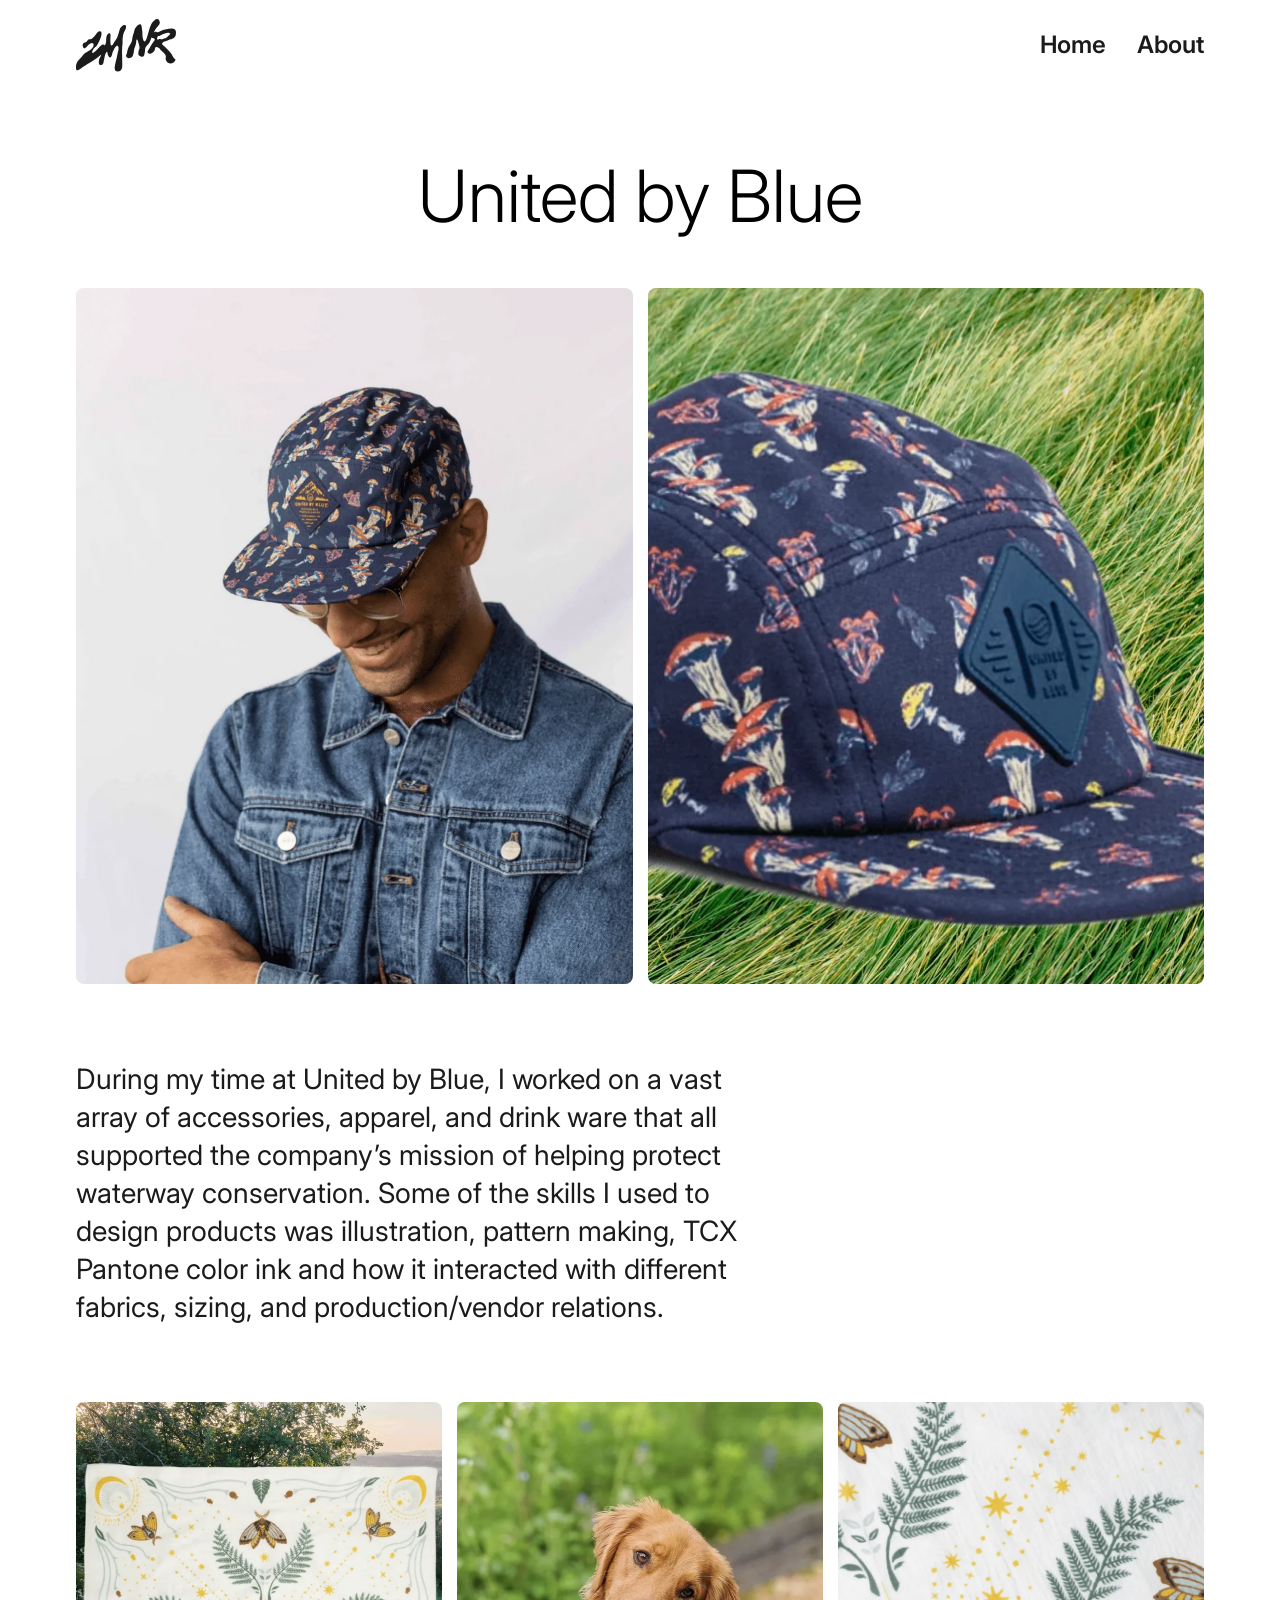
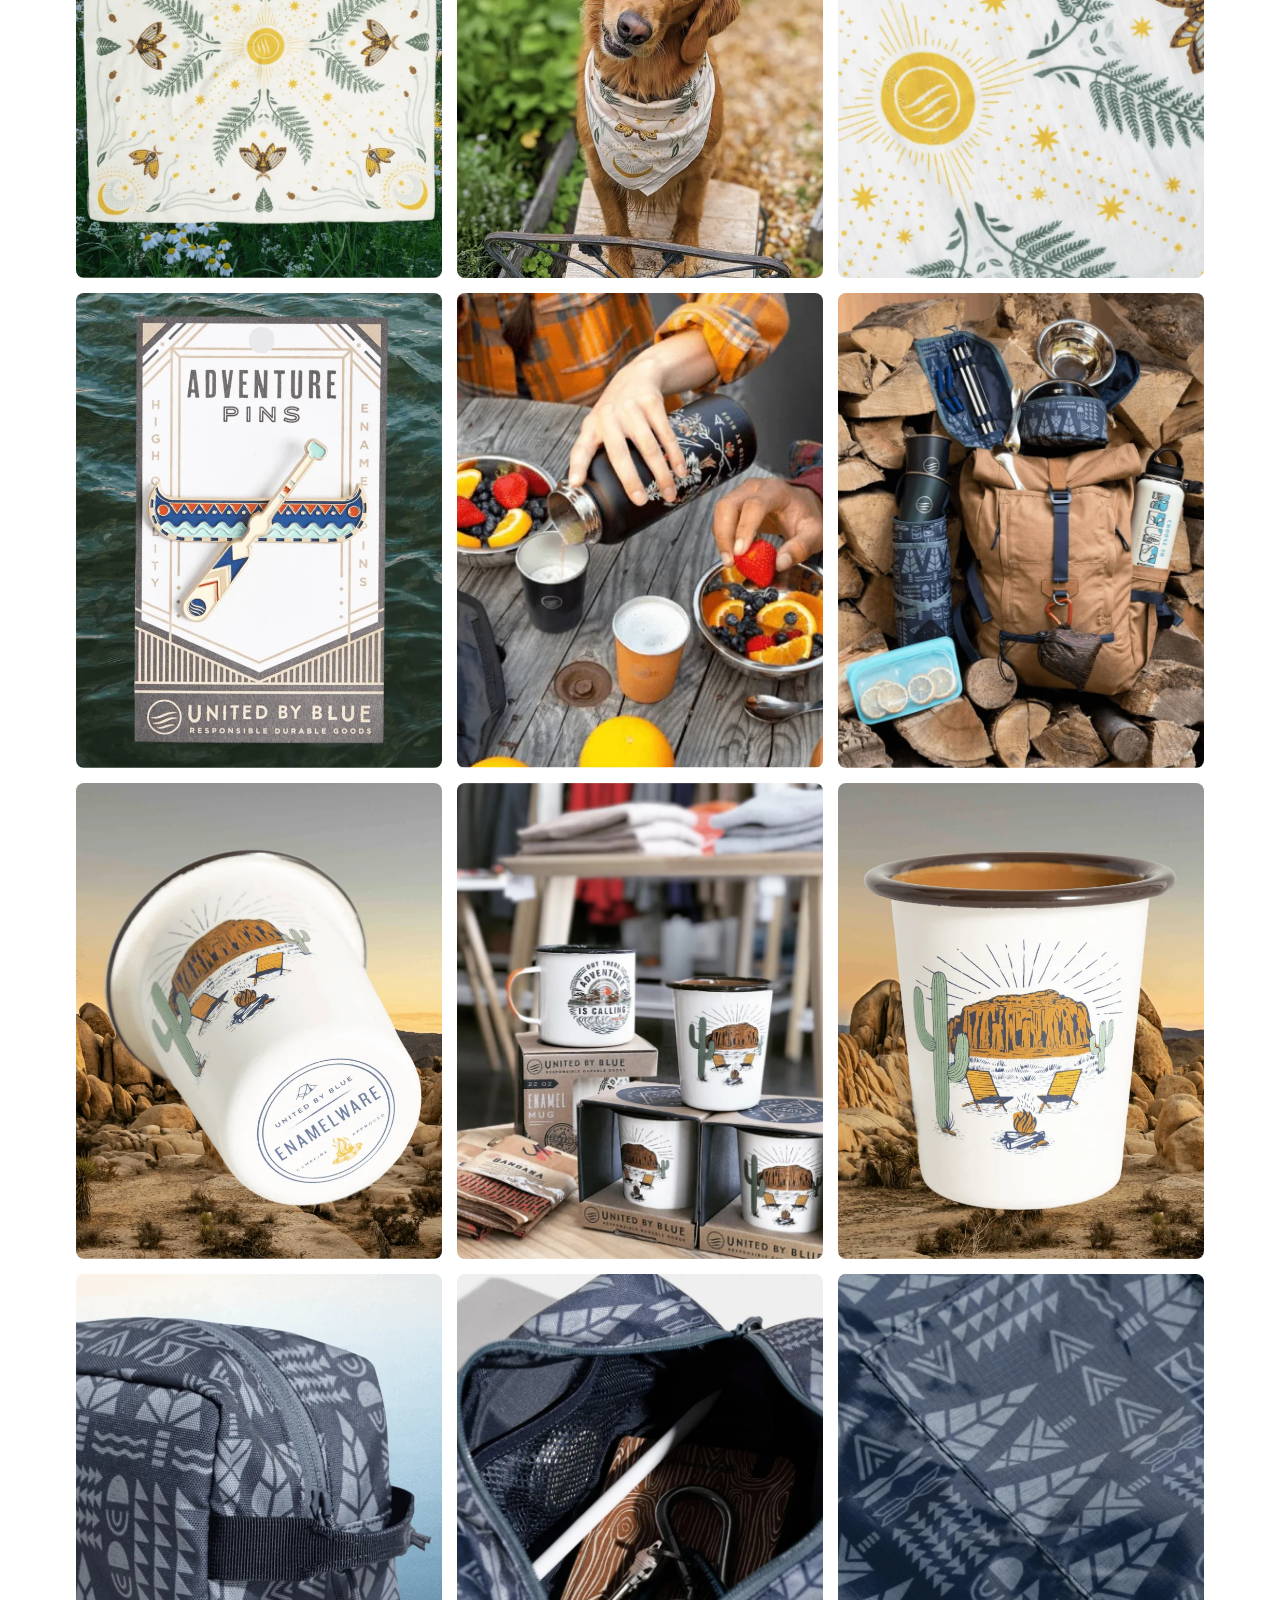
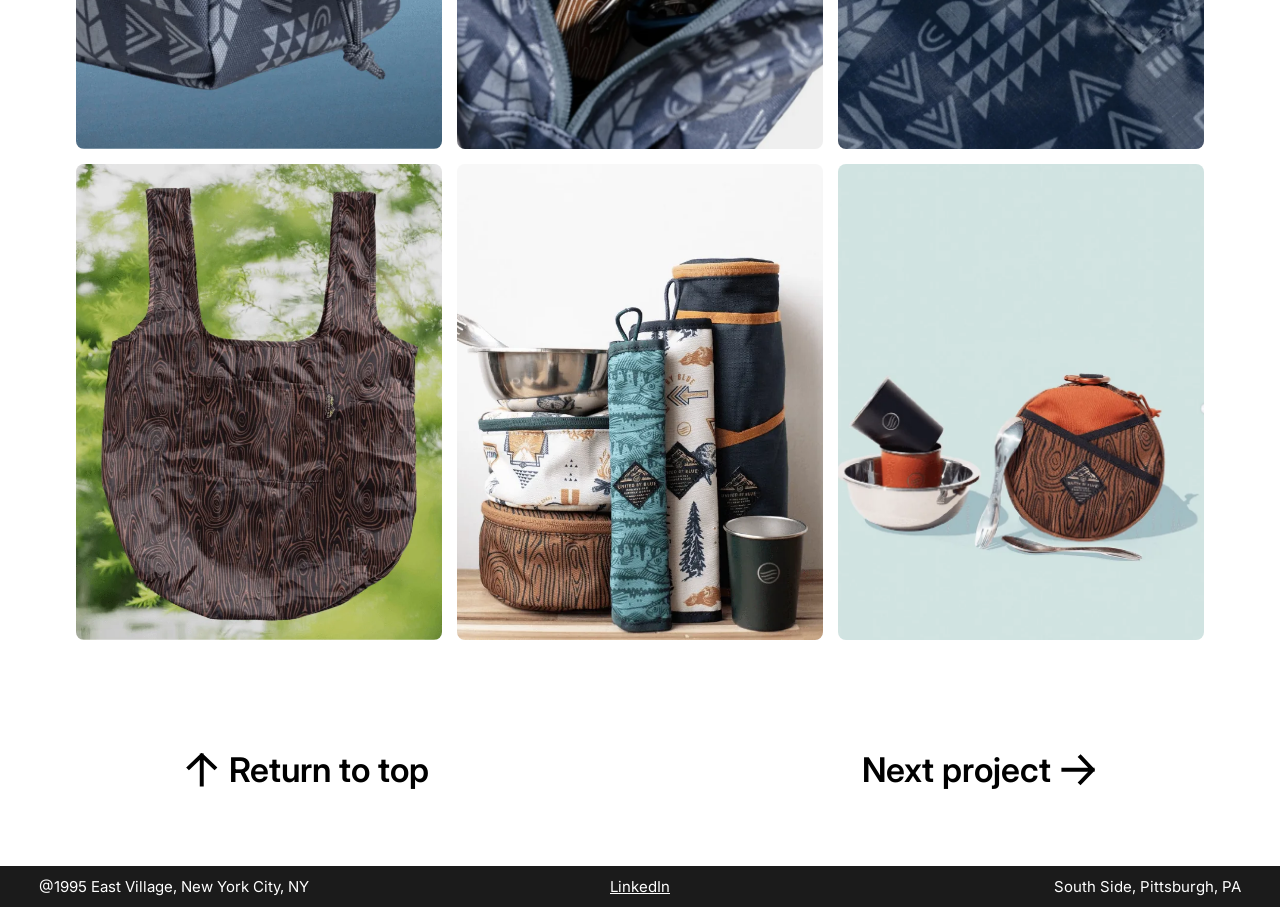
<file: page_ubb.html>
<!DOCTYPE html>
<html lang="en">
<head>
  <meta charset="utf-8">
  <meta name="viewport" content="width=device-width, initial-scale=1">
  <title>United by Blue — ZM Nishimura-Russ</title>
  <meta name="description" content="Accessories, apparel and drinkware designed for United by Blue, supporting waterway conservation.">
  <link rel="canonical" href="https://zoemana.com/page_ubb">
  <meta property="og:title" content="United by Blue — ZM Nishimura-Russ">
  <meta property="og:description" content="Accessories, apparel and drinkware designed for United by Blue, supporting waterway conservation.">
  <meta property="og:image" content="https://zoemana.com/assets/img/ubb/01.webp">
  <meta property="og:url" content="https://zoemana.com/page_ubb">
  <meta name="twitter:card" content="summary_large_image">
  <link rel="icon" href="assets/favicon.svg" type="image/svg+xml">
  <link rel="preconnect" href="https://fonts.googleapis.com">
  <link rel="preconnect" href="https://fonts.gstatic.com" crossorigin>
  <link rel="stylesheet" href="https://fonts.googleapis.com/css2?family=Inter:wght@300;400;500;600&display=swap">
  <link rel="stylesheet" href="assets/css/site.css">
</head>
<body id="top">
  <header class="site-header">
    <div class="wrap">
      <a class="logo" href="./" aria-label="ZM Nishimura-Russ — home"><svg viewBox="0 0 100 53" fill="none" aria-hidden="true"><path d="M43.692 10.5259C44.4745 8.50588 47.2421 4.89866 49.608 6.32375L49.692 6.41066C50.3985 7.4019 49.863 8.69112 49.6998 9.76613C49.289 11.2709 48.0901 12.5162 47.6793 14.021C46.4036 17.7608 46.6591 20.6011 46.5445 24.6021C45.4439 32.1716 46.54 39.962 46.2271 47.6626C46.1112 51.1902 43.5462 52.9903 40.2701 52.2505C38.9426 51.7738 38.689 49.9662 38.6031 48.7183C39.0477 44.0728 40.6958 39.9032 41.4302 35.1294C41.7563 32.807 43.0349 30.3578 42.3658 27.9038C42.1565 27.0861 41.4094 26.5249 40.5816 26.9097C38.7599 27.7225 38.1855 30.1736 37.1539 32.021C35.9154 34.04 36.5463 38 33.8121 38.5523C33.2315 38.4214 32.5237 37 32.191 36.5259C31.7749 35.8794 31.6475 34.5452 31.438 33.6411C30.6014 30.4986 28.7517 37.0339 28.6295 37.8941C28.3014 39.3129 27.9733 40.7748 27.7281 42.1939C27.6059 43.0539 27.5663 43.914 27.0709 44.6441C26.4932 45.7181 24.9621 46.5321 23.9244 45.8843C22.5542 44.8912 22.6316 42.7396 23.0425 41.2778C23.248 40.5901 23.205 39.9446 23.6177 39.2573C24.3529 38.0495 24.9023 36.8403 25.2388 35.4898C19.7332 40.2763 13.6069 43.8107 7.32965 47.7349C5.7565 48.5053 1.58138 52.9256 0.249572 50.6851C-0.12647 49.4364 0.0349249 47.6731 0.0317982 46.3823C0.481443 43.802 1.88534 41.74 3.91168 39.8521C5.19355 38.6507 5.93596 37.2326 7.09332 35.9448C9.98653 32.5964 15.1243 31.6634 17.1871 27.7105C18.0946 25.9488 17.6743 23.796 15.3541 24.1343C14.6911 24.1328 14.1531 24.5619 13.6568 24.9478C13.1603 25.2906 12.7053 25.505 12.2505 25.9771C11.0513 27.0926 10.1434 28.9404 8.6109 29.3667C7.61696 29.5359 7.11704 28.3301 6.90777 27.5122C6.44925 26.4355 6.57026 25.188 7.39703 24.3296C8.09937 23.428 9.67427 23.5606 10.5015 22.8316C11.2461 22.2311 11.6587 21.1135 12.4449 20.5562C12.9827 20.2136 13.6869 20.2577 14.3082 20.1734C15.4268 20.0902 16.0895 19.7051 16.9576 18.8472C18.8185 17.131 20.0571 14.7677 21.8765 13.0083C22.3312 12.4932 22.8694 12.322 23.5738 12.2378C29.0014 11.5637 21.7429 26.3457 19.7154 27.7603C18.4332 28.8326 17.0674 29.8188 16.6158 31.5816C16.3689 32.3121 15.9571 33.042 16.2486 33.731L16.3316 33.8179C18.6548 34.6836 23.03 27.467 25.3482 26.311C25.8034 26.0111 26.2175 25.6684 26.7144 25.4976C27.5234 25.2545 28.4439 25.7242 28.8716 26.4644C29.3142 25.5032 29.7015 24.5424 29.9625 23.5698C30.494 20.6027 29.6982 16.9868 32.0132 14.7124C32.7576 14.026 34.1665 13.9431 34.4175 14.8902C34.7118 16.5689 34.4261 18.4616 34.3882 19.9243C34.3078 20.9136 34.3932 21.7746 34.4371 22.7642C34.5648 24.1841 34.2364 25.5602 34.9839 26.2505C36.52 27.287 37.2193 24.9222 37.8384 23.8482C38.3339 23.075 38.8712 22.3019 39.3668 21.5718C42.0112 18.2658 42.375 14.3516 43.692 10.5259Z" fill="currentColor"/><path d="M80.7732 0.0306657C82.7837 -0.278343 83.6731 1.80979 83.8279 3.51113C83.7506 4.82595 82.9771 6.06389 82.0877 7.03067C80.2461 8.9151 78.8897 11.1081 77.7302 13.4516C77.9195 13.361 78.1066 13.2773 78.2908 13.2064C79.2575 12.7811 80.1084 12.5493 80.8045 13.1293C82.274 13.7867 84.1695 12.3166 85.7937 11.6205C90.9371 10.0736 101.455 6.63265 99.8308 15.14C99.7921 17.9628 96.9309 19.7033 94.572 20.3607C92.6385 21.0568 90.6655 22.1399 88.8093 22.4105C88.5002 22.4492 88.1908 22.5259 87.8816 22.7191C83.8598 25.1167 87.9594 26.4703 89.0808 27.9398C92.1744 30.8014 95.2676 33.6247 97.1238 37.8783C97.5105 39.1157 99.057 39.6186 99.5213 40.6625V40.7787C98.9412 43.0215 96.0413 44.7235 94.2625 44.4916C93.2184 44.0276 91.7492 43.9108 91.0144 42.9828C90.2023 41.7067 89.1196 40.3536 89.8543 38.3041C90.241 34.1664 85.6002 32.7352 83.9373 29.9897C83.0865 28.9069 79.3738 26.2385 78.9871 29.8734C78.9871 30.3375 78.9095 30.8406 78.6775 31.266C77.943 32.2326 77.3243 33.3149 76.242 33.8949C75.4299 34.359 74.5785 34.7852 73.7664 34.7465C72.529 34.7077 70.6347 33.702 71.949 31.8461C74.1532 28.443 75.7778 24.6913 78.4461 21.559C79.8382 19.0799 76.7865 19.4041 75.5252 18.4457C75.4038 18.7391 75.2827 19.0332 75.1609 19.3275C74.4262 21.5317 73.8123 23.8139 71.9949 25.5541C69.5587 27.7196 69.1408 28.6767 68.9861 32.2729C68.9474 33.1623 68.6763 34.1608 68.3787 35.2768L68.2752 35.6557C68.1058 36.2718 67.8249 36.8523 67.447 37.3676C67.2865 37.5865 67.0631 37.7576 66.7957 37.8041C66.6035 37.8375 66.3912 37.8567 66.158 37.8598C65.1845 37.8726 64.2603 37.3803 63.447 36.8451C62.9527 36.5199 62.4981 36.174 62.4392 35.8402C62.1686 34.1774 62.5971 31.329 63.3318 29.7436C64.0267 28.3865 62.5129 23.6564 61.5047 21.057C61.2659 20.4415 60.58 20.2799 60.4119 20.9184C60.11 22.0656 60.2546 23.8475 60.0066 24.5639C59.736 25.3759 59.5407 26.766 59.1541 27.5395C57.5686 30.3237 58.3049 32.8627 57.1062 35.8402C56.6808 36.9617 56.3324 38.3924 54.9402 38.6244C51.9486 40.4562 49.8867 37.542 50.0027 36.7299C50.08 35.9951 50.6599 35.376 50.8533 34.5639C51.472 31.509 51.9368 28.5702 53.909 26.018C54.6824 24.7032 55.6099 23.4269 55.8806 21.9574C56.2287 19.5212 56.6541 17.162 57.4275 14.8031C57.6595 14.1458 58.0078 13.4884 58.1238 12.7924C58.5105 10.2016 60.3546 6.41248 63.7185 5.32949C65.8841 5.09747 65.5756 7.99769 65.9236 9.46719C66.8902 13.3341 65.8072 17.8198 67.5086 21.5707C69.7901 25.4765 71.8666 14.8041 72.408 13.4506C73.8001 9.11945 74.7792 4.09133 78.8396 1.11367C79.381 0.572395 80.0386 0.107994 80.7732 0.0306657ZM93.2957 13.9027C92.2516 13.516 90.782 13.5932 89.6218 14.1732C87.727 14.4053 85.7155 15.9135 83.782 16.6869C83.2021 16.9573 82.4674 16.7253 81.8875 17.3051C81.5395 17.6144 81.462 18.1174 81.3074 18.5814C81.2301 19.0067 80.8823 19.5094 80.9207 19.8188C81.1914 20.6695 82.0033 20.9789 82.9314 20.2055C83.7048 19.7801 83.9372 20.2057 85.1746 20.3217C85.4066 20.5537 86.2689 19.9967 86.864 19.9223C87.6823 19.82 87.6145 19.591 88.4265 19.475C89.8185 19.127 90.8208 18.659 91.7488 17.4604C92.4835 16.455 93.8757 15.8362 94.2625 14.6762L94.2234 14.598C94.0299 14.4433 93.6048 14.1346 93.2957 13.9027Z" fill="currentColor"/></svg></a>
      <nav class="nav" aria-label="Main">
        <a href="./">Home</a>
        <a href="page_about">About</a>
      </nav>
    </div>
  </header>

  <main>
    <h1 class="page-title">United by Blue</h1>
    <div class="wrap"><div class="row c2"><figure><div class="media" style="aspect-ratio:554/693"><img src="assets/img/ubb/01.webp" width="1108" height="1386" alt="United by Blue — image 1" decoding="async"></div></figure><figure><div class="media" style="aspect-ratio:554/693"><img src="assets/img/ubb/02.webp" width="554" height="693" alt="United by Blue — image 2" decoding="async"></div></figure></div></div>
    <div class="wrap block"><div class="prose lead measure"><p>During my time at United by Blue, I worked on a vast array of accessories, apparel, and drink ware that all supported the company’s mission of helping protect waterway conservation. Some of the skills I used to design products was illustration, pattern making, TCX Pantone color ink and how it interacted with different fabrics, sizing, and production/vendor relations.</p></div></div>
    <div class="wrap"><div class="row c3"><figure><div class="media" style="aspect-ratio:361/469"><img src="assets/img/ubb/03.webp" width="733" height="917" alt="United by Blue — image 3" loading="lazy" decoding="async"></div></figure><figure><div class="media" style="aspect-ratio:361/469"><img src="assets/img/ubb/04.webp" width="800" height="929" alt="United by Blue — image 4" loading="lazy" decoding="async"></div></figure><figure><div class="media" style="aspect-ratio:361/469"><img src="assets/img/ubb/05.webp" width="800" height="999" alt="United by Blue — image 5" loading="lazy" decoding="async"></div></figure></div></div>
    <div class="wrap"><div class="row c3"><figure><div class="media" style="aspect-ratio:361/469"><img src="assets/img/ubb/06.webp" width="733" height="917" alt="United by Blue — image 6" loading="lazy" decoding="async"></div></figure><figure><div class="media" style="aspect-ratio:361/469"><img src="assets/img/ubb/07.webp" width="367" height="459" alt="United by Blue — image 7" loading="lazy" decoding="async"></div></figure><figure><div class="media" style="aspect-ratio:361/469"><img src="assets/img/ubb/08.webp" width="800" height="999" alt="United by Blue — image 8" loading="lazy" decoding="async"></div></figure></div></div>
    <div class="wrap"><div class="row c3"><figure><div class="media" style="aspect-ratio:361/469"><img src="assets/img/ubb/09.webp" width="733" height="917" alt="United by Blue — image 9" loading="lazy" decoding="async"></div></figure><figure><div class="media" style="aspect-ratio:361/469"><img src="assets/img/ubb/10.webp" width="800" height="1001" alt="United by Blue — image 10" loading="lazy" decoding="async"></div></figure><figure><div class="media" style="aspect-ratio:361/469"><img src="assets/img/ubb/11.webp" width="733" height="917" alt="United by Blue — image 11" loading="lazy" decoding="async"></div></figure></div></div>
    <div class="wrap"><div class="row c3"><figure><div class="media" style="aspect-ratio:361/469"><img src="assets/img/ubb/12.webp" width="733" height="917" alt="United by Blue — image 12" loading="lazy" decoding="async"></div></figure><figure><div class="media" style="aspect-ratio:361/469"><img src="assets/img/ubb/13.webp" width="800" height="1005" alt="United by Blue — image 13" loading="lazy" decoding="async"></div></figure><figure><div class="media" style="aspect-ratio:361/469"><img src="assets/img/ubb/14.webp" width="800" height="1006" alt="United by Blue — image 14" loading="lazy" decoding="async"></div></figure></div></div>
    <div class="wrap"><div class="row c3"><figure><div class="media" style="aspect-ratio:361/469"><img src="assets/img/ubb/15.webp" width="733" height="917" alt="United by Blue — image 15" loading="lazy" decoding="async"></div></figure><figure><div class="media" style="aspect-ratio:361/469"><img src="assets/img/ubb/16.webp" width="800" height="798" alt="United by Blue — image 16" loading="lazy" decoding="async"></div></figure><figure><div class="media" style="aspect-ratio:361/469"><img src="assets/img/ubb/17.webp" width="800" height="973" alt="United by Blue — image 17" loading="lazy" decoding="async"></div></figure></div></div>
    <nav class="pager" aria-label="Project navigation">
      <a href="#top"><svg viewBox="-3 -3 39 43" fill="none" aria-hidden="true"><path d="M32.375 15.4167L16.1875 0L0 15.4167M16.1875 0L16.1875 37" stroke="currentColor" stroke-width="5" stroke-linecap="square"/></svg><span>Return to top</span></a>
      <a href="page_apparel"><span>Next project</span><svg viewBox="-3 -3 43 39" fill="none" aria-hidden="true"><path d="M21.5833 32.375L37 16.1875L21.5833 0M37 16.1875L0 16.1875" stroke="currentColor" stroke-width="5" stroke-linecap="square"/></svg></a>
    </nav>
  </main>

  <footer class="site-footer">
    <div class="bar">
      <span>@1995 East Village, New York City, NY</span>
      <a href="https://www.linkedin.com/in/zmnishimura-russ/" target="_blank" rel="noopener">LinkedIn</a>
      <span>South Side, Pittsburgh, PA</span>
    </div>
  </footer>
</body>
</html>
</file>
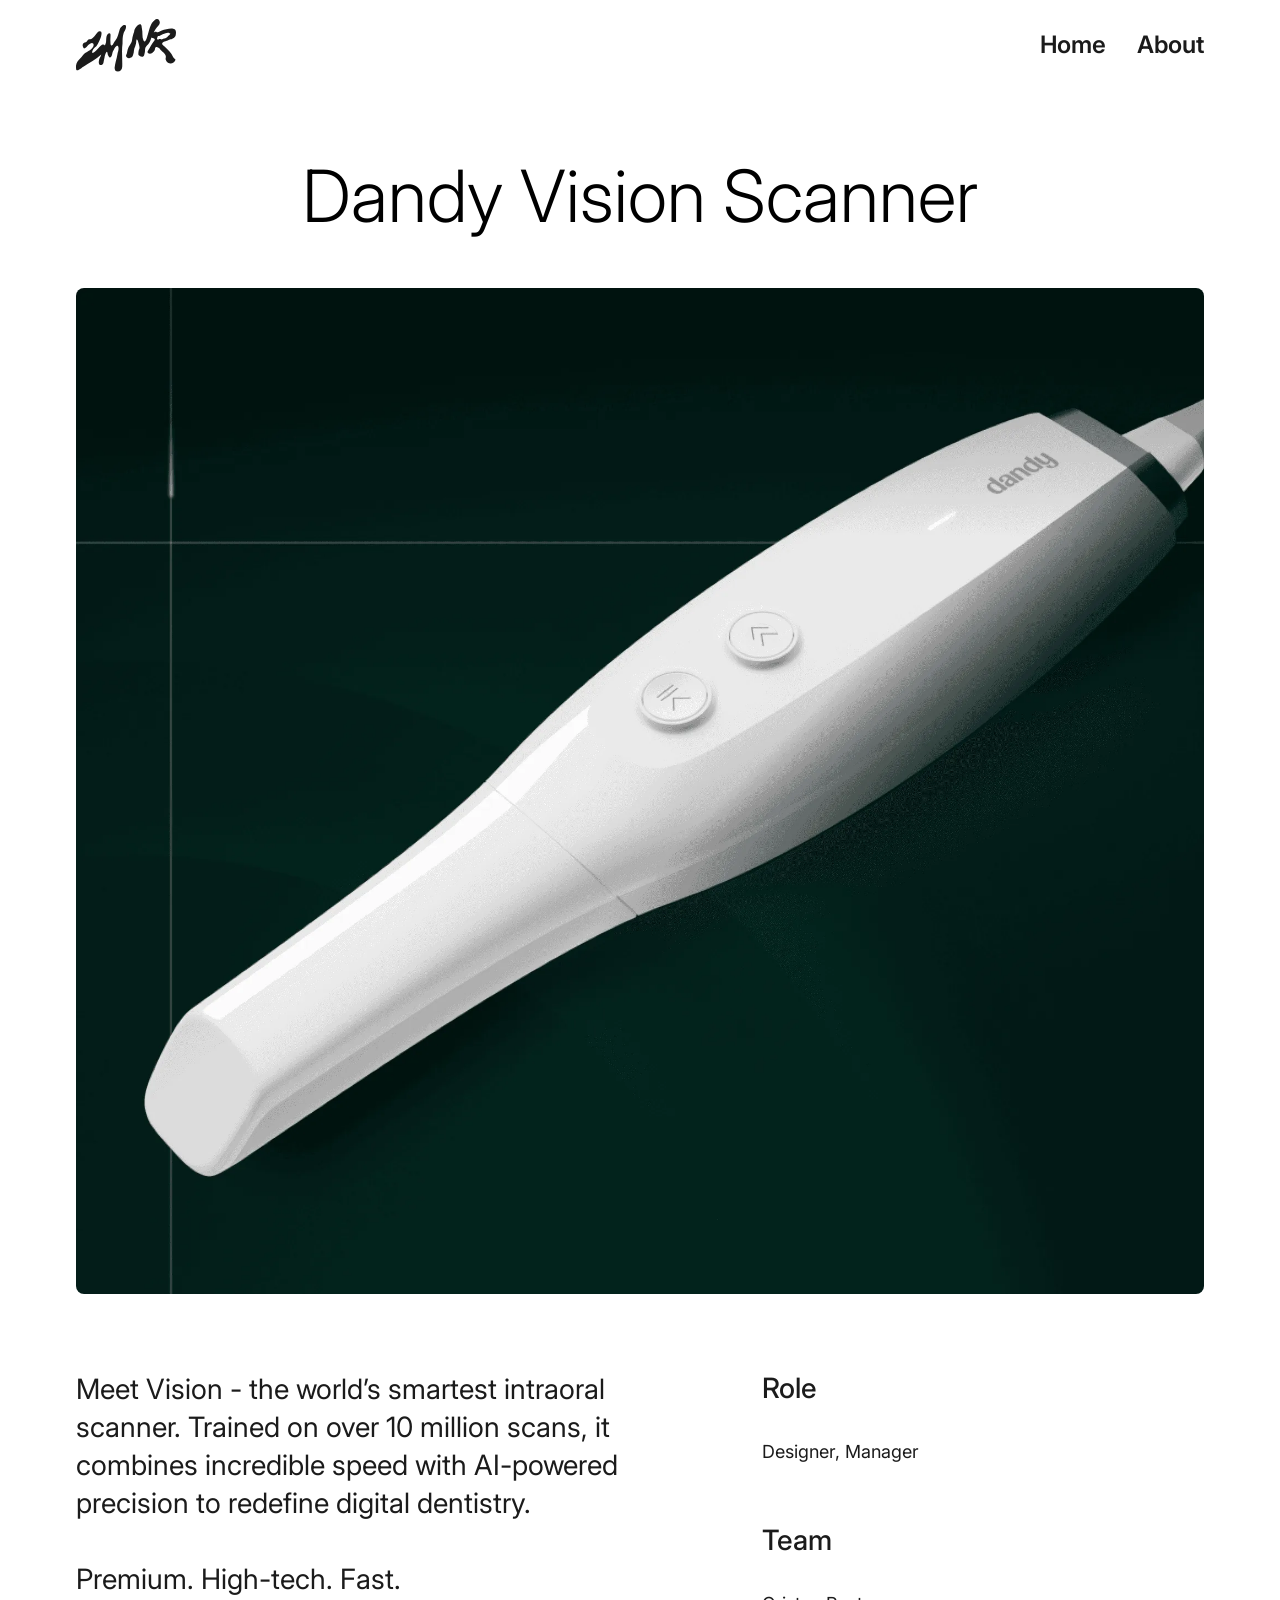
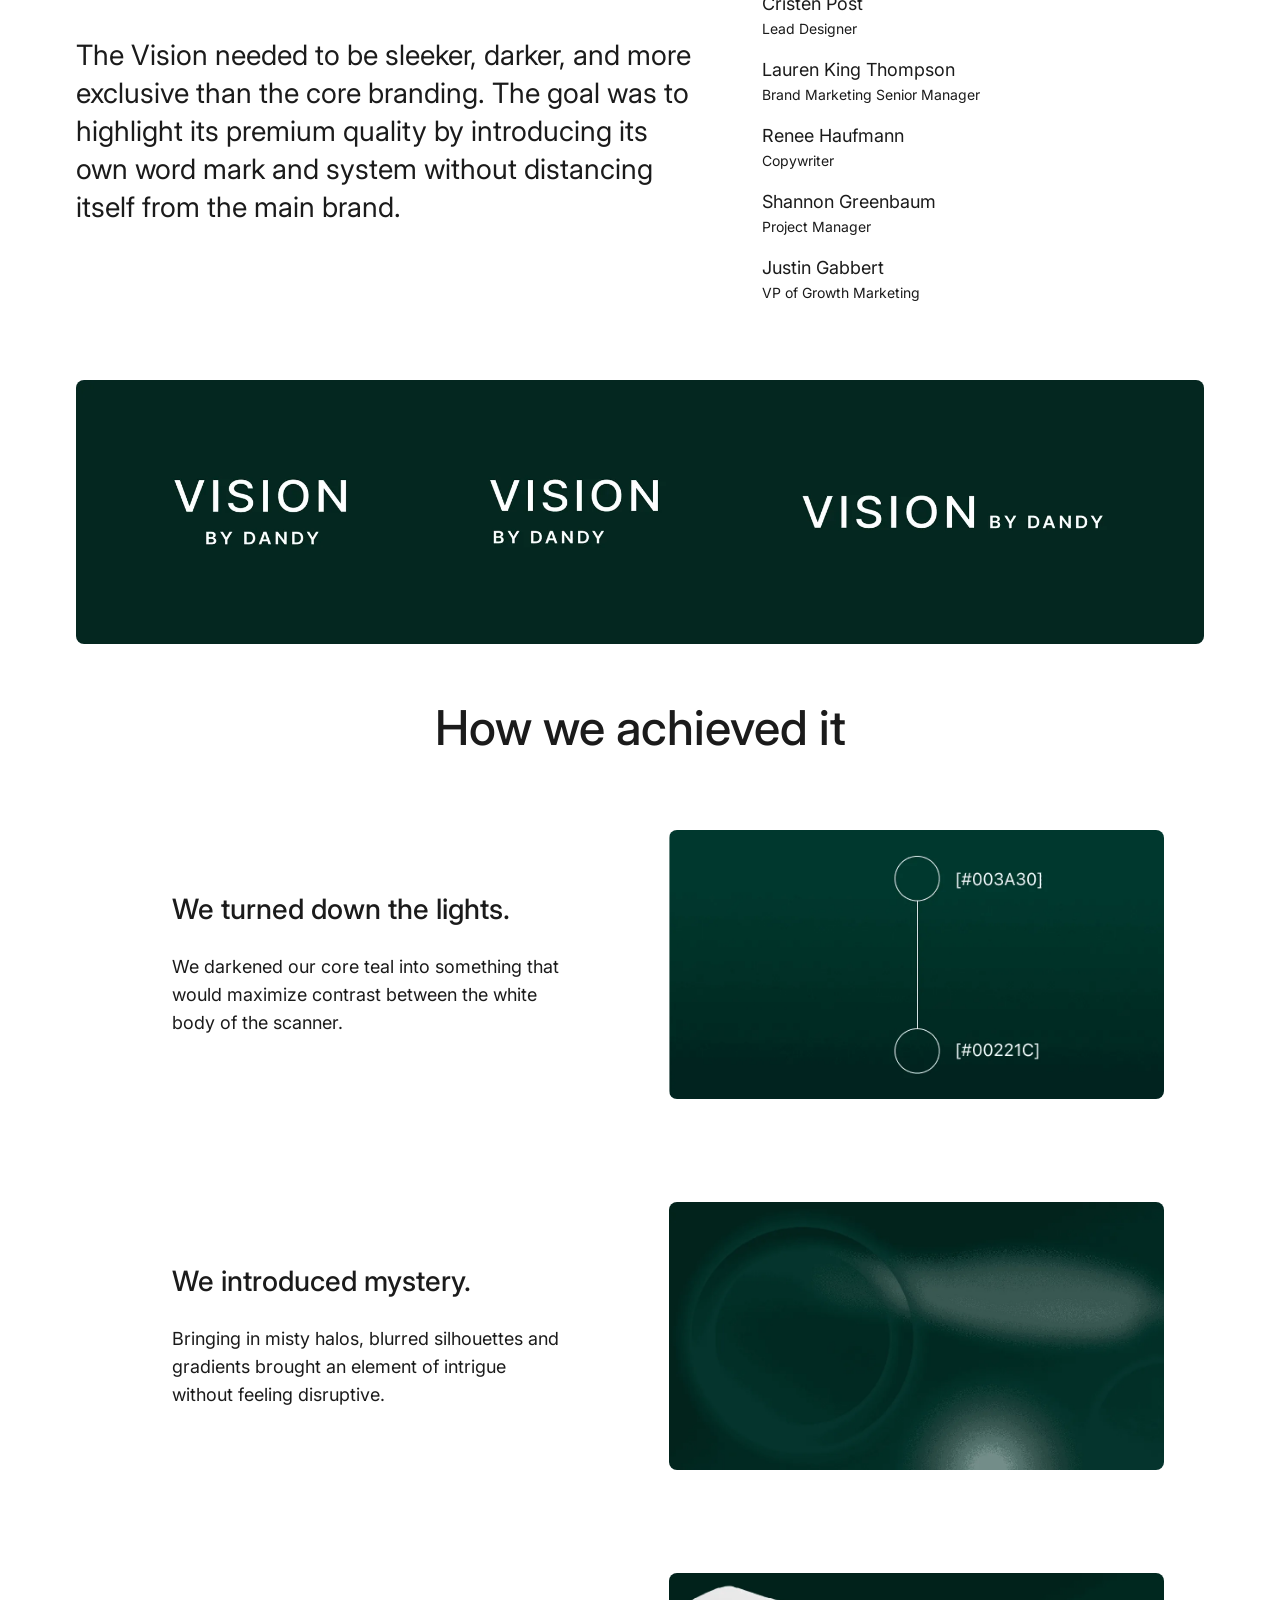
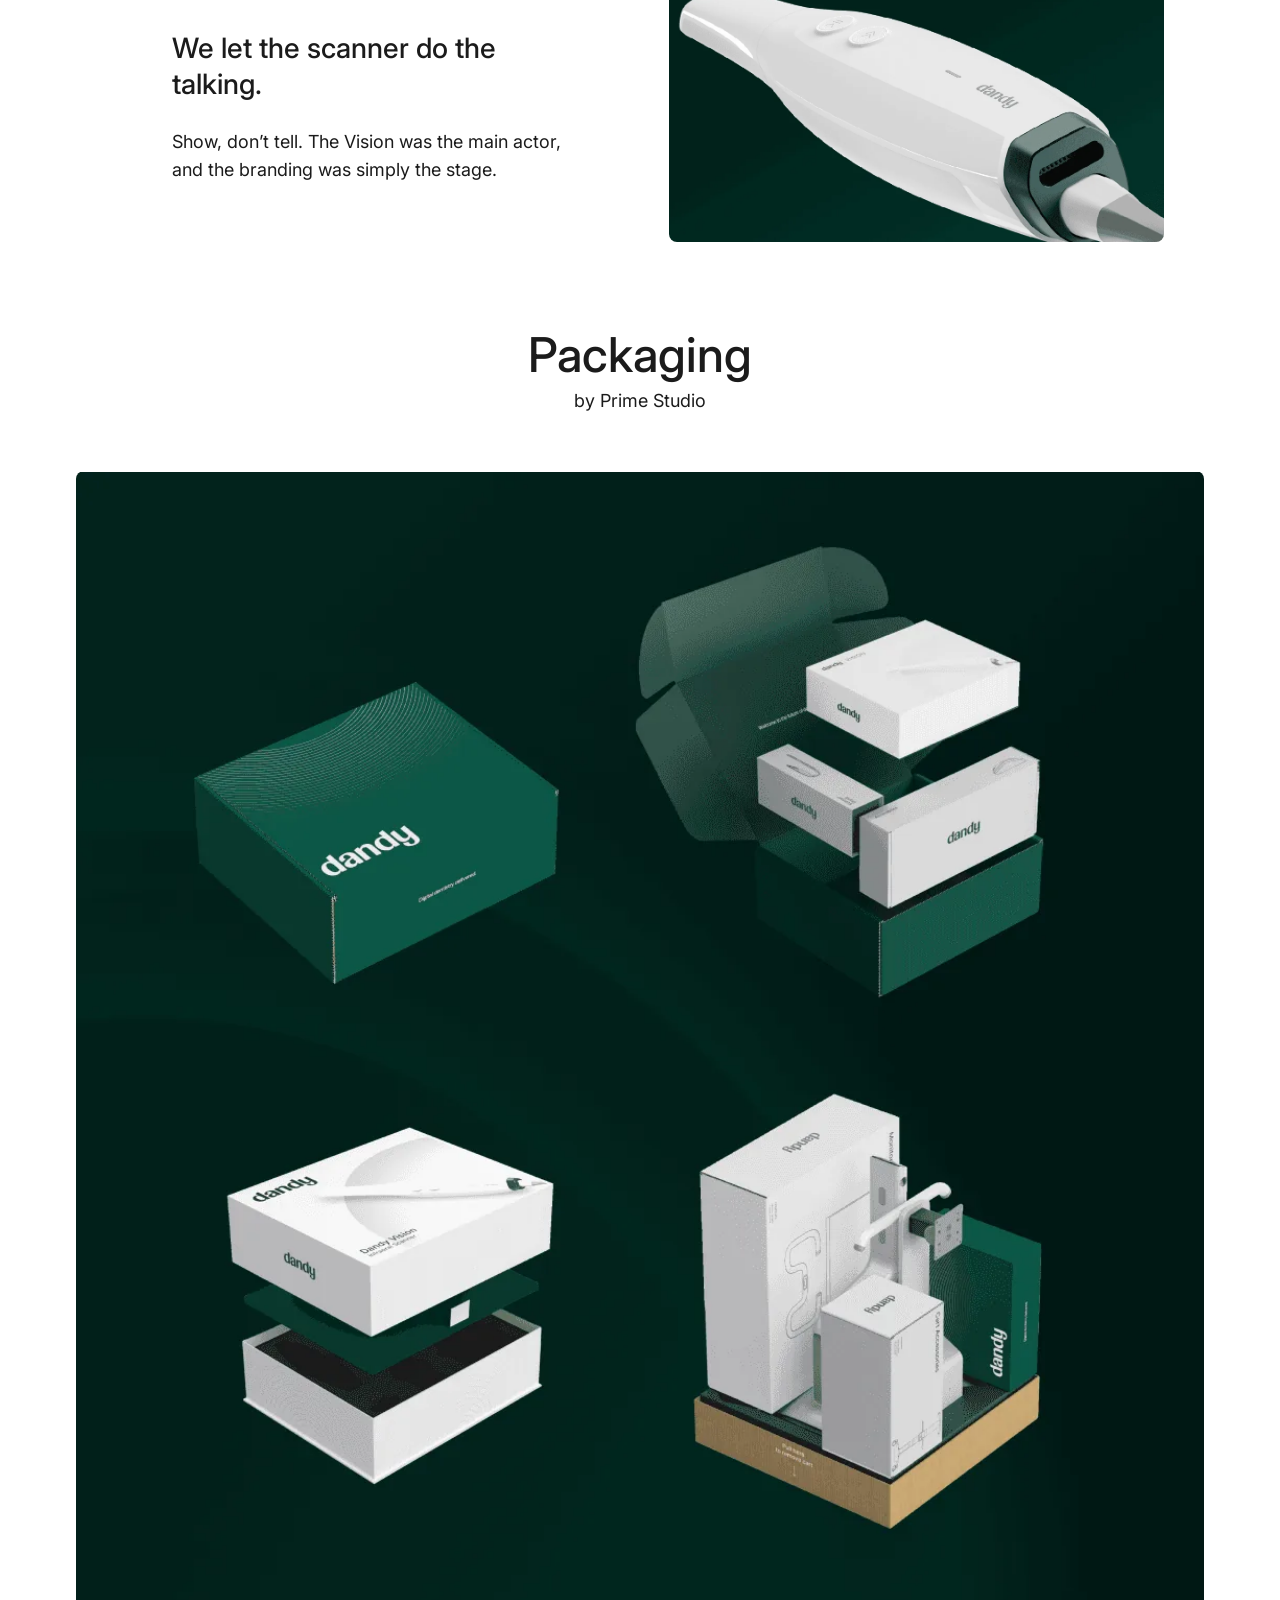
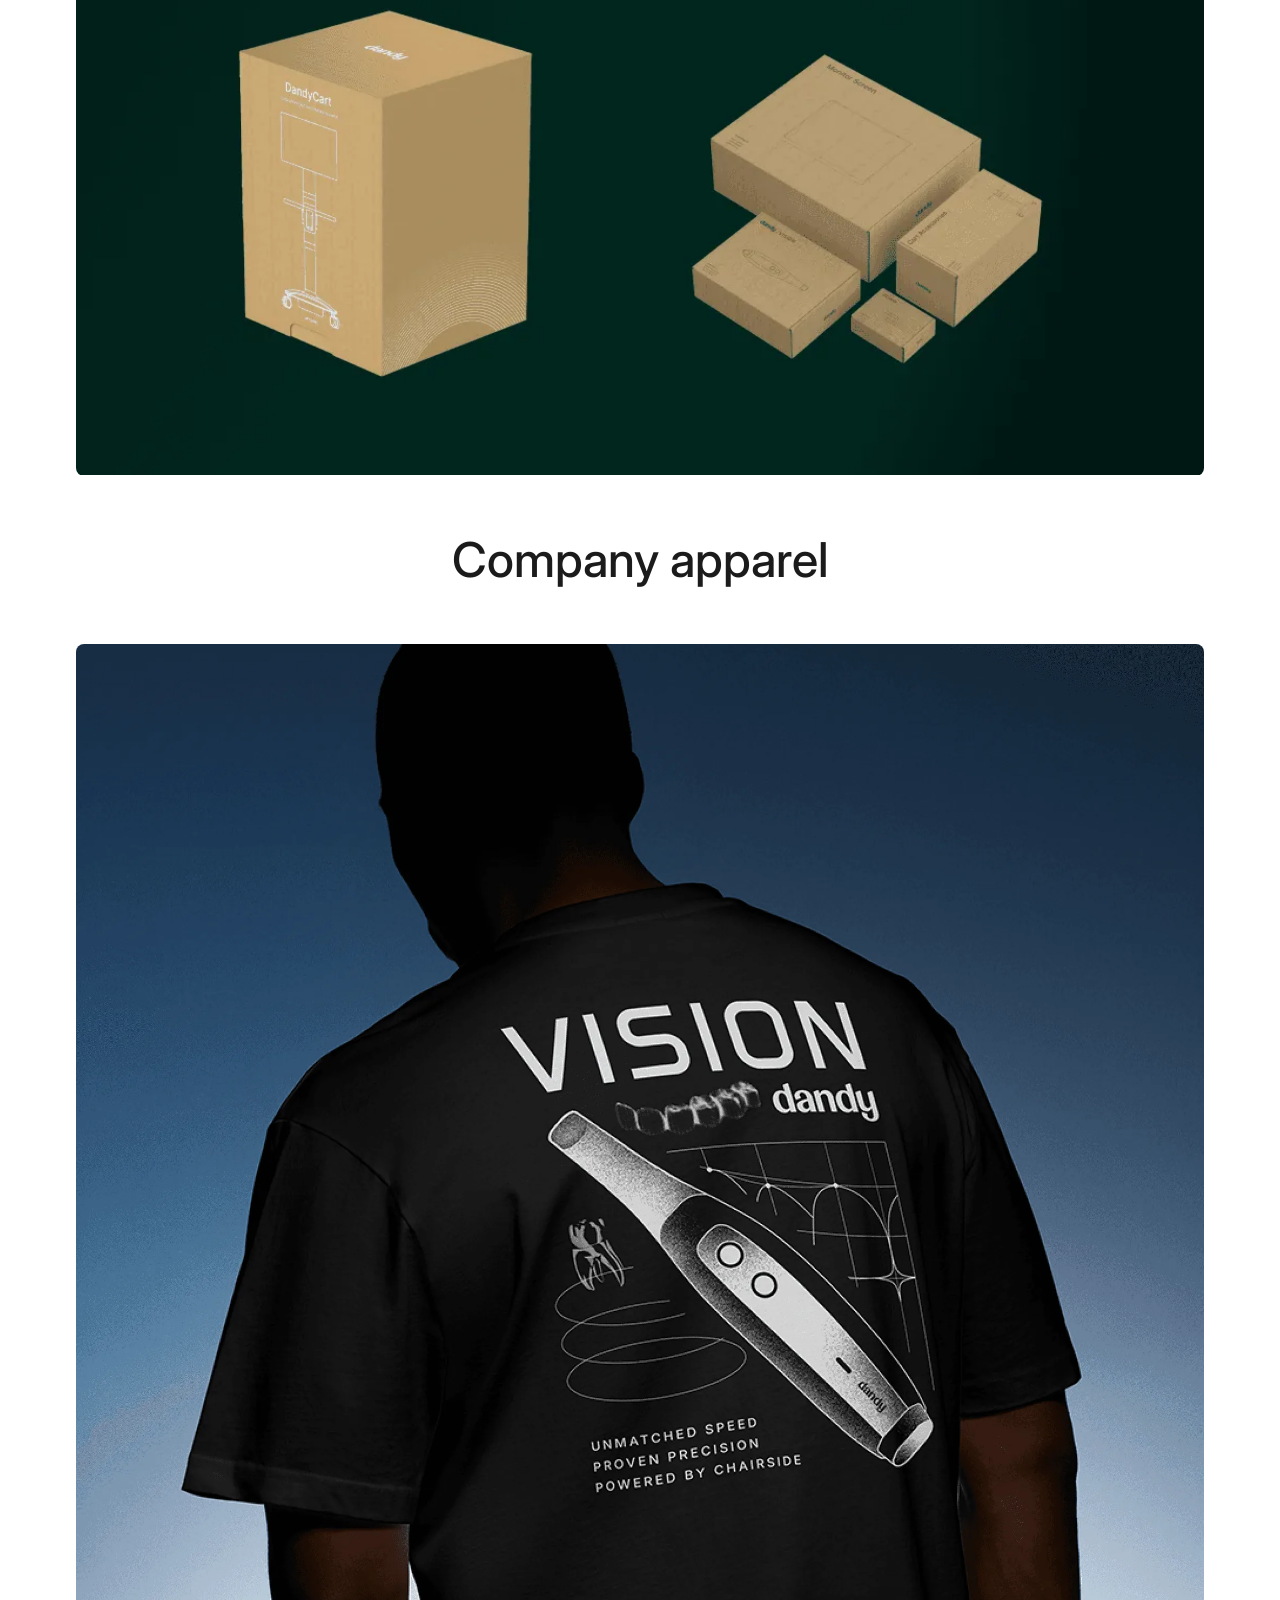
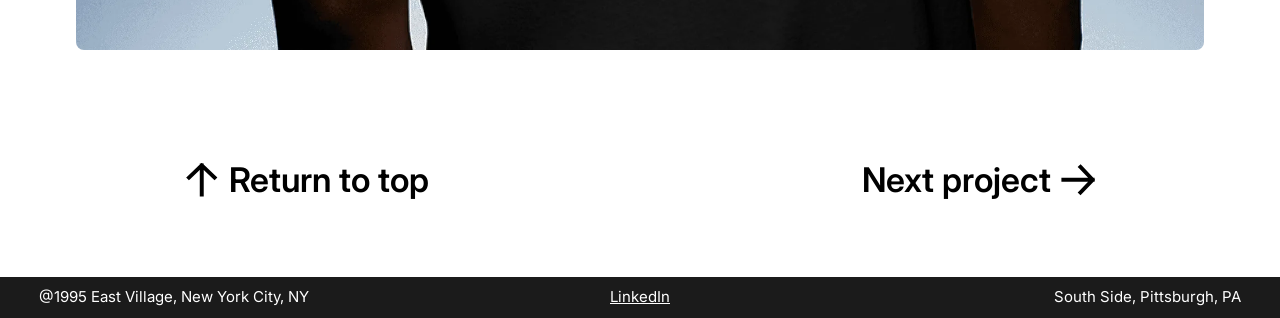
<file: page_vision.html>
<!DOCTYPE html>
<html lang="en">
<head>
  <meta charset="utf-8">
  <meta name="viewport" content="width=device-width, initial-scale=1">
  <title>Dandy Vision Scanner — ZM Nishimura-Russ</title>
  <meta name="description" content="Brand identity for Vision, Dandy’s AI-powered intraoral scanner: sleeker, darker and more exclusive than the core brand.">
  <link rel="canonical" href="https://zoemana.com/page_vision">
  <meta property="og:title" content="Dandy Vision Scanner — ZM Nishimura-Russ">
  <meta property="og:description" content="Brand identity for Vision, Dandy’s AI-powered intraoral scanner: sleeker, darker and more exclusive than the core brand.">
  <meta property="og:image" content="https://zoemana.com/assets/img/vision/01.webp">
  <meta property="og:url" content="https://zoemana.com/page_vision">
  <meta name="twitter:card" content="summary_large_image">
  <link rel="icon" href="assets/favicon.svg" type="image/svg+xml">
  <link rel="preconnect" href="https://fonts.googleapis.com">
  <link rel="preconnect" href="https://fonts.gstatic.com" crossorigin>
  <link rel="stylesheet" href="https://fonts.googleapis.com/css2?family=Inter:wght@300;400;500;600&display=swap">
  <link rel="stylesheet" href="assets/css/site.css">
</head>
<body id="top">
  <header class="site-header">
    <div class="wrap">
      <a class="logo" href="./" aria-label="ZM Nishimura-Russ — home"><svg viewBox="0 0 100 53" fill="none" aria-hidden="true"><path d="M43.692 10.5259C44.4745 8.50588 47.2421 4.89866 49.608 6.32375L49.692 6.41066C50.3985 7.4019 49.863 8.69112 49.6998 9.76613C49.289 11.2709 48.0901 12.5162 47.6793 14.021C46.4036 17.7608 46.6591 20.6011 46.5445 24.6021C45.4439 32.1716 46.54 39.962 46.2271 47.6626C46.1112 51.1902 43.5462 52.9903 40.2701 52.2505C38.9426 51.7738 38.689 49.9662 38.6031 48.7183C39.0477 44.0728 40.6958 39.9032 41.4302 35.1294C41.7563 32.807 43.0349 30.3578 42.3658 27.9038C42.1565 27.0861 41.4094 26.5249 40.5816 26.9097C38.7599 27.7225 38.1855 30.1736 37.1539 32.021C35.9154 34.04 36.5463 38 33.8121 38.5523C33.2315 38.4214 32.5237 37 32.191 36.5259C31.7749 35.8794 31.6475 34.5452 31.438 33.6411C30.6014 30.4986 28.7517 37.0339 28.6295 37.8941C28.3014 39.3129 27.9733 40.7748 27.7281 42.1939C27.6059 43.0539 27.5663 43.914 27.0709 44.6441C26.4932 45.7181 24.9621 46.5321 23.9244 45.8843C22.5542 44.8912 22.6316 42.7396 23.0425 41.2778C23.248 40.5901 23.205 39.9446 23.6177 39.2573C24.3529 38.0495 24.9023 36.8403 25.2388 35.4898C19.7332 40.2763 13.6069 43.8107 7.32965 47.7349C5.7565 48.5053 1.58138 52.9256 0.249572 50.6851C-0.12647 49.4364 0.0349249 47.6731 0.0317982 46.3823C0.481443 43.802 1.88534 41.74 3.91168 39.8521C5.19355 38.6507 5.93596 37.2326 7.09332 35.9448C9.98653 32.5964 15.1243 31.6634 17.1871 27.7105C18.0946 25.9488 17.6743 23.796 15.3541 24.1343C14.6911 24.1328 14.1531 24.5619 13.6568 24.9478C13.1603 25.2906 12.7053 25.505 12.2505 25.9771C11.0513 27.0926 10.1434 28.9404 8.6109 29.3667C7.61696 29.5359 7.11704 28.3301 6.90777 27.5122C6.44925 26.4355 6.57026 25.188 7.39703 24.3296C8.09937 23.428 9.67427 23.5606 10.5015 22.8316C11.2461 22.2311 11.6587 21.1135 12.4449 20.5562C12.9827 20.2136 13.6869 20.2577 14.3082 20.1734C15.4268 20.0902 16.0895 19.7051 16.9576 18.8472C18.8185 17.131 20.0571 14.7677 21.8765 13.0083C22.3312 12.4932 22.8694 12.322 23.5738 12.2378C29.0014 11.5637 21.7429 26.3457 19.7154 27.7603C18.4332 28.8326 17.0674 29.8188 16.6158 31.5816C16.3689 32.3121 15.9571 33.042 16.2486 33.731L16.3316 33.8179C18.6548 34.6836 23.03 27.467 25.3482 26.311C25.8034 26.0111 26.2175 25.6684 26.7144 25.4976C27.5234 25.2545 28.4439 25.7242 28.8716 26.4644C29.3142 25.5032 29.7015 24.5424 29.9625 23.5698C30.494 20.6027 29.6982 16.9868 32.0132 14.7124C32.7576 14.026 34.1665 13.9431 34.4175 14.8902C34.7118 16.5689 34.4261 18.4616 34.3882 19.9243C34.3078 20.9136 34.3932 21.7746 34.4371 22.7642C34.5648 24.1841 34.2364 25.5602 34.9839 26.2505C36.52 27.287 37.2193 24.9222 37.8384 23.8482C38.3339 23.075 38.8712 22.3019 39.3668 21.5718C42.0112 18.2658 42.375 14.3516 43.692 10.5259Z" fill="currentColor"/><path d="M80.7732 0.0306657C82.7837 -0.278343 83.6731 1.80979 83.8279 3.51113C83.7506 4.82595 82.9771 6.06389 82.0877 7.03067C80.2461 8.9151 78.8897 11.1081 77.7302 13.4516C77.9195 13.361 78.1066 13.2773 78.2908 13.2064C79.2575 12.7811 80.1084 12.5493 80.8045 13.1293C82.274 13.7867 84.1695 12.3166 85.7937 11.6205C90.9371 10.0736 101.455 6.63265 99.8308 15.14C99.7921 17.9628 96.9309 19.7033 94.572 20.3607C92.6385 21.0568 90.6655 22.1399 88.8093 22.4105C88.5002 22.4492 88.1908 22.5259 87.8816 22.7191C83.8598 25.1167 87.9594 26.4703 89.0808 27.9398C92.1744 30.8014 95.2676 33.6247 97.1238 37.8783C97.5105 39.1157 99.057 39.6186 99.5213 40.6625V40.7787C98.9412 43.0215 96.0413 44.7235 94.2625 44.4916C93.2184 44.0276 91.7492 43.9108 91.0144 42.9828C90.2023 41.7067 89.1196 40.3536 89.8543 38.3041C90.241 34.1664 85.6002 32.7352 83.9373 29.9897C83.0865 28.9069 79.3738 26.2385 78.9871 29.8734C78.9871 30.3375 78.9095 30.8406 78.6775 31.266C77.943 32.2326 77.3243 33.3149 76.242 33.8949C75.4299 34.359 74.5785 34.7852 73.7664 34.7465C72.529 34.7077 70.6347 33.702 71.949 31.8461C74.1532 28.443 75.7778 24.6913 78.4461 21.559C79.8382 19.0799 76.7865 19.4041 75.5252 18.4457C75.4038 18.7391 75.2827 19.0332 75.1609 19.3275C74.4262 21.5317 73.8123 23.8139 71.9949 25.5541C69.5587 27.7196 69.1408 28.6767 68.9861 32.2729C68.9474 33.1623 68.6763 34.1608 68.3787 35.2768L68.2752 35.6557C68.1058 36.2718 67.8249 36.8523 67.447 37.3676C67.2865 37.5865 67.0631 37.7576 66.7957 37.8041C66.6035 37.8375 66.3912 37.8567 66.158 37.8598C65.1845 37.8726 64.2603 37.3803 63.447 36.8451C62.9527 36.5199 62.4981 36.174 62.4392 35.8402C62.1686 34.1774 62.5971 31.329 63.3318 29.7436C64.0267 28.3865 62.5129 23.6564 61.5047 21.057C61.2659 20.4415 60.58 20.2799 60.4119 20.9184C60.11 22.0656 60.2546 23.8475 60.0066 24.5639C59.736 25.3759 59.5407 26.766 59.1541 27.5395C57.5686 30.3237 58.3049 32.8627 57.1062 35.8402C56.6808 36.9617 56.3324 38.3924 54.9402 38.6244C51.9486 40.4562 49.8867 37.542 50.0027 36.7299C50.08 35.9951 50.6599 35.376 50.8533 34.5639C51.472 31.509 51.9368 28.5702 53.909 26.018C54.6824 24.7032 55.6099 23.4269 55.8806 21.9574C56.2287 19.5212 56.6541 17.162 57.4275 14.8031C57.6595 14.1458 58.0078 13.4884 58.1238 12.7924C58.5105 10.2016 60.3546 6.41248 63.7185 5.32949C65.8841 5.09747 65.5756 7.99769 65.9236 9.46719C66.8902 13.3341 65.8072 17.8198 67.5086 21.5707C69.7901 25.4765 71.8666 14.8041 72.408 13.4506C73.8001 9.11945 74.7792 4.09133 78.8396 1.11367C79.381 0.572395 80.0386 0.107994 80.7732 0.0306657ZM93.2957 13.9027C92.2516 13.516 90.782 13.5932 89.6218 14.1732C87.727 14.4053 85.7155 15.9135 83.782 16.6869C83.2021 16.9573 82.4674 16.7253 81.8875 17.3051C81.5395 17.6144 81.462 18.1174 81.3074 18.5814C81.2301 19.0067 80.8823 19.5094 80.9207 19.8188C81.1914 20.6695 82.0033 20.9789 82.9314 20.2055C83.7048 19.7801 83.9372 20.2057 85.1746 20.3217C85.4066 20.5537 86.2689 19.9967 86.864 19.9223C87.6823 19.82 87.6145 19.591 88.4265 19.475C89.8185 19.127 90.8208 18.659 91.7488 17.4604C92.4835 16.455 93.8757 15.8362 94.2625 14.6762L94.2234 14.598C94.0299 14.4433 93.6048 14.1346 93.2957 13.9027Z" fill="currentColor"/></svg></a>
      <nav class="nav" aria-label="Main">
        <a href="./">Home</a>
        <a href="page_about">About</a>
      </nav>
    </div>
  </header>

  <main>
    <h1 class="page-title">Dandy Vision Scanner</h1>
    <div class="wrap"><div class="row"><figure><div class="media" style="aspect-ratio:1128/1006"><img src="assets/img/vision/01.webp" width="2048" height="1826" alt="Dandy Vision Scanner — image 1" decoding="async"></div></figure></div></div>
    <div class="wrap block intro"><div class="prose lead"><p>Meet Vision - the world’s smartest intraoral scanner. Trained on over 10 million scans, it combines incredible speed with AI-powered precision to redefine digital dentistry.</p><p>Premium. High-tech. Fast.</p><p>The Vision needed to be sleeker, darker, and more exclusive than the core branding. The goal was to highlight its premium quality by introducing its own word mark and system without distancing itself from the main brand.</p></div><aside class="credits"><section><h3>Role</h3><ul><li>Designer, Manager</li></ul></section><section><h3>Team</h3><ul class="people"><li>Cristen Post<span class="role">Lead Designer</span></li><li>Lauren King Thompson<span class="role">Brand Marketing Senior Manager</span></li><li>Renee Haufmann<span class="role">Copywriter</span></li><li>Shannon Greenbaum<span class="role">Project Manager</span></li><li>Justin Gabbert<span class="role">VP of Growth Marketing</span></li></ul></section></aside></div>
    <div class="wrap"><div class="row"><figure><div class="media" style="aspect-ratio:1128/264"><img src="assets/img/vision/02.webp" width="2048" height="479" alt="Dandy Vision Scanner — image 2" decoding="async"></div></figure></div></div>
    <div class="wrap block tight"><h2 class="h2 center section-head">How we achieved it</h2></div>
    <div class="wrap"><div class="split"><div class="text"><h3 class="h4">We turned down the lights.</h3><div class="prose"><p>We darkened our core teal into something that would maximize contrast between the white body of the scanner.</p></div></div><figure><div class="media" style="aspect-ratio:575/312"><img src="assets/img/vision/03.webp" width="1150" height="624" alt="Dandy Vision Scanner — image 3" loading="lazy" decoding="async"></div></figure></div></div>
    <div class="wrap"><div class="split"><div class="text"><h3 class="h4">We introduced mystery.</h3><div class="prose"><p>Bringing in misty halos, blurred silhouettes and gradients brought an element of intrigue without feeling disruptive.</p></div></div><figure><div class="media" style="aspect-ratio:575/312"><img src="assets/img/vision/04.webp" width="1150" height="624" alt="Dandy Vision Scanner — image 4" loading="lazy" decoding="async"></div></figure></div></div>
    <div class="wrap"><div class="split"><div class="text"><h3 class="h4">We let the scanner do the talking.</h3><div class="prose"><p>Show, don’t tell. The Vision was the main actor, and the branding was simply the stage.</p></div></div><figure><div class="media" style="aspect-ratio:575/312"><img src="assets/img/vision/05.webp" width="1150" height="601" alt="Dandy Vision Scanner — image 5" loading="lazy" decoding="async"></div></figure></div></div>
    <div class="wrap block tight"><h2 class="h2 center">Packaging</h2><p class="subhead">by Prime Studio</p></div>
    <div class="wrap"><div class="row"><figure><div class="media contain" style="aspect-ratio:1128/1605"><img src="assets/img/vision/06.webp" width="1080" height="1535" alt="Dandy Vision Scanner — image 6" loading="lazy" decoding="async"></div></figure></div></div>
    <div class="wrap block tight"><h2 class="h2 center">Company apparel</h2></div>
    <div class="wrap"><div class="row"><figure><div class="media" style="aspect-ratio:1128/1006"><img src="assets/img/vision/07.webp" width="2048" height="1826" alt="Dandy Vision Scanner — image 7" loading="lazy" decoding="async"></div></figure></div></div>
    <nav class="pager" aria-label="Project navigation">
      <a href="#top"><svg viewBox="-3 -3 39 43" fill="none" aria-hidden="true"><path d="M32.375 15.4167L16.1875 0L0 15.4167M16.1875 0L16.1875 37" stroke="currentColor" stroke-width="5" stroke-linecap="square"/></svg><span>Return to top</span></a>
      <a href="page_drop-in-crowns"><span>Next project</span><svg viewBox="-3 -3 43 39" fill="none" aria-hidden="true"><path d="M21.5833 32.375L37 16.1875L21.5833 0M37 16.1875L0 16.1875" stroke="currentColor" stroke-width="5" stroke-linecap="square"/></svg></a>
    </nav>
  </main>

  <footer class="site-footer">
    <div class="bar">
      <span>@1995 East Village, New York City, NY</span>
      <a href="https://www.linkedin.com/in/zmnishimura-russ/" target="_blank" rel="noopener">LinkedIn</a>
      <span>South Side, Pittsburgh, PA</span>
    </div>
  </footer>
</body>
</html>
</file>
<file: assets/css/site.css>
/* =========================================================
   ZM Nishimura-Russ — portfolio styles
   Values measured from the original Framer site (1440px wide).
   ========================================================= */

/* ---------- Tokens ---------- */
:root {
  /* Color */
  --ink: #1b1b1b;          /* body text, footer bar */
  --black: #000;           /* page titles, case-study text */
  --muted: #666;           /* grey section labels */
  --accent: #647db5;       /* active nav link */
  --paper: #fff;
  --panel: #f2f2f2;        /* light-grey sections (RPI) */
  --rule: #1b1b1b;

  /* Type — SF Pro on Apple devices, Inter everywhere else */
  --font: -apple-system, BlinkMacSystemFont, "SF Pro Text", "SF Pro Display",
          "Inter", "Helvetica Neue", Arial, sans-serif;

  /* Layout */
  --content: 1128px;       /* main column width */
  --gutter: 40px;
  --gap: 15px;             /* space between images */
  --radius: 8px;
}

/* ---------- Base ---------- */
*, *::before, *::after { box-sizing: border-box; }
html { scroll-behavior: smooth; -webkit-text-size-adjust: 100%; }
body {
  margin: 0;
  background: var(--paper);
  color: var(--ink);
  font-family: var(--font);
  font-size: 18px;
  line-height: 28px;
  -webkit-font-smoothing: antialiased;
  display: flex;
  flex-direction: column;
  min-height: 100vh;
}
main { flex: 1; }
img { display: block; max-width: 100%; height: auto; }
a { color: inherit; }
h1, h2, h3, h4, p, ul { margin: 0; }

.wrap {
  width: 100%;
  max-width: calc(var(--content) + var(--gutter) * 2);
  margin: 0 auto;
  padding: 0 var(--gutter);
}

/* ---------- Header ---------- */
.site-header .wrap {
  display: flex;
  align-items: center;
  justify-content: space-between;
  height: 90px;
}
.logo { display: block; width: 100px; height: 53px; color: var(--ink); }
.logo svg { width: 100%; height: 100%; display: block; }
.nav { display: flex; gap: 31px; }
.nav a {
  font-size: 24px; line-height: 28.8px; font-weight: 600;
  color: var(--ink); text-decoration: none;
}
.nav a:hover { color: var(--accent); }
.nav a[aria-current="page"] { color: var(--accent); text-decoration: underline; text-underline-offset: 3px; }

/* ---------- Footer ---------- */
.site-footer { background: var(--ink); color: #fff; margin-top: 76px; }
.site-footer .bar {
  display: grid;
  grid-template-columns: 1fr auto 1fr;
  align-items: center;
  gap: 16px;
  min-height: 41px;
  padding: 11px 39px;
  font-size: 15px; line-height: 18px;
}
.site-footer .bar > :last-child { text-align: right; }
.site-footer a { color: #fff; }

/* ---------- Home ---------- */
.home-intro {
  text-align: center;
  font-size: 28px; line-height: 36px; font-weight: 500;
  padding: 88px 0 95px;
}
.work-grid {
  display: grid;
  grid-template-columns: repeat(3, 1fr);
  column-gap: 21px;
  row-gap: 56px;
}
.card { display: block; text-decoration: none; color: var(--ink); }
.card .thumb {
  aspect-ratio: 362 / 422;
  border-radius: 2px;
  overflow: hidden;
  background: #f4f4f4;
}
.card .thumb img { width: 100%; height: 100%; object-fit: cover; transition: transform .5s ease; }
a.card:hover .thumb img { transform: scale(1.03); }
.card .kind { margin-top: 24px; font-size: 19.3px; line-height: 27px; }
.card .name { margin-top: 4px; font-size: 27.4px; line-height: 32.9px; font-weight: 500; }
a.card:hover .name { text-decoration: underline; text-underline-offset: 4px; }

/* ---------- Project pages ---------- */
.page-title {
  text-align: center;
  font-size: 72px; line-height: 80px; font-weight: 300;
  color: var(--black);
  padding: 66px 0 52px;
}
.project { color: var(--black); }

/* Image rows */
.row { display: grid; gap: var(--gap); margin-bottom: var(--gap); }
.row.c2 { grid-template-columns: repeat(2, 1fr); }
.row.c3 { grid-template-columns: repeat(3, 1fr); }
.row figure { margin: 0; }
.media {
  border-radius: var(--radius);
  overflow: hidden;
  width: 100%;
}
.media img { width: 100%; height: 100%; object-fit: cover; }
.media.contain img { object-fit: contain; }
.media.natural { aspect-ratio: auto !important; }
.media.natural img { height: auto; }
.media.flat { border-radius: 0; }
.row .label {
  text-align: center;
  font-size: 22px; line-height: 30px; font-weight: 500;
  margin-bottom: 33px;
}

/* Spacing between blocks */
.block { margin-top: 76px; margin-bottom: 76px; }
.block.tight { margin-top: 56px; margin-bottom: 56px; }

/* Intro: story on the left, credits on the right */
.intro {
  display: grid;
  grid-template-columns: minmax(0, 624fr) minmax(0, 442fr);
  column-gap: 62px;
}
.prose p + p { margin-top: 28px; }
.prose.lead { font-size: 28px; line-height: 38px; }
.prose.lead p + p { margin-top: 38px; }
.prose.small { font-size: 16px; line-height: 24px; }
.prose.small p + p { margin-top: 24px; }
.prose a { text-underline-offset: 3px; }
.measure { max-width: 664px; }
.measure-s { max-width: 624px; }

.credits h3 { font-size: 28px; line-height: 36px; font-weight: 500; margin-bottom: 32px; }
.credits section + section { margin-top: 56px; }
.credits ul { list-style: none; padding: 0; }
.credits li + li { margin-top: 0; }
.credits .people li + li { margin-top: 16px; }
.credits .role { display: block; font-size: 14px; line-height: 22px; }
.credits .gap-above { margin-top: 28px; }

/* Section headings */
.h2 { font-size: 48px; line-height: 56px; font-weight: 500; }
.h3 { font-size: 36px; line-height: 44px; font-weight: 500; }
.h4 { font-size: 28px; line-height: 36px; font-weight: 500; }
.h5 { font-size: 22px; line-height: 30px; font-weight: 500; }
.center { text-align: center; }
.grey { color: var(--muted); }
.subhead { text-align: center; margin-top: 4px; }
.h2 + .prose, .h2 + .content { margin-top: 42px; }
.section-head { margin-bottom: 40px; }

/* Text + image side by side */
.split {
  display: grid;
  grid-template-columns: minmax(0, 1fr) minmax(0, 575px);
  column-gap: 60px;
  align-items: center;
  margin-bottom: 67px;
}
.split .text { padding-left: 96px; }
.split .text .h4 { margin-bottom: 26px; }

/* Text with a small call-out on the right (Dandy "Color") */
.aside-row {
  display: grid;
  grid-template-columns: minmax(0, 664fr) minmax(0, 229fr);
  column-gap: 87px;
  padding-left: 94px;
}
.callout .h5 { margin-bottom: 18px; }

/* Grey band (RPI) */
.band { background: var(--panel); padding: 64px 0 76px; margin: 76px 0; }
.band .h3 { text-align: center; margin-bottom: 40px; }
.band .note { max-width: 985px; margin: 41px auto 81px; text-align: center; font-size: 16px; line-height: 24px; }
.stats { display: grid; grid-template-columns: 1fr 1fr; column-gap: 142px; max-width: 920px; margin: 0 auto; }
.stats .h5 { text-align: center; margin-bottom: 44px; }
.stats table { width: 100%; border-collapse: collapse; font-size: 17px; line-height: 25.5px; margin-bottom: 44px; }
.stats td { border-top: 1px solid var(--rule); border-bottom: 1px solid var(--rule); padding: 15px 8px; }
.stats td + td { border-left: 1px solid var(--rule); text-align: center; }
.stats .prose { font-size: 16px; line-height: 24px; padding: 0 8px; }
.stats .prose p + p { margin-top: 24px; }

/* Before / after comparisons */
.compare + .compare { margin-top: 66px; }
.compare .h4 { text-align: center; margin-bottom: 34px; }

/* Long screenshots (RPI side-by-side) */
.tall { max-width: 544px; margin: 0 auto; }

/* Bottom-of-page navigation */
.pager {
  display: flex;
  justify-content: space-between;
  align-items: center;
  max-width: 990px;
  margin: 110px auto 0;
  padding: 0 var(--gutter);
}
.pager a {
  display: inline-flex; align-items: center; gap: 10px;
  font-size: 34px; line-height: 40.8px; font-weight: 600;
  color: var(--black); text-decoration: none;
}
.pager a:hover { text-decoration: underline; text-underline-offset: 4px; }
.pager svg { width: 34px; height: 34px; flex: none; }

/* ---------- About ---------- */
.about-hero {
  background: linear-gradient(rgba(255,255,255,.9) 0%, rgba(194,217,241,.9) 30.95%,
              rgba(100,125,182,.9) 70.66%, rgba(137,144,123,.9) 100%);
  padding: 41px 0 47px;
}
.about-hero .wrap {
  display: grid;
  grid-template-columns: minmax(0, 480px) minmax(0, 504px);
  justify-content: space-between;
  align-items: center;
  column-gap: 40px;
  padding-left: calc(var(--gutter) + 82px);
}
.about-hero .prose { color: var(--black); }
.about-hero .prose a { color: inherit; }
.about-title { padding: 70px 0 21px; }

.resume {
  display: grid;
  grid-template-columns: minmax(0, 1fr) minmax(0, 340px);
  column-gap: 80px;
  max-width: 1030px;
  margin: 70px auto 0;
  padding: 0 var(--gutter);
  font-size: 18px; line-height: 27px;
}
.resume h2 {
  font-size: 22px; line-height: 30px; font-weight: 500;
  text-transform: uppercase; letter-spacing: .01em;
  margin-bottom: 12px;
}
.resume section + section { margin-top: 56px; }
.resume ul.plain { list-style: none; padding: 0; }
.job + .job { margin-top: 30px; }
.job h3 { font-size: 20px; line-height: 28px; font-weight: 500; margin-bottom: 6px; }
.job .meta { font-size: 16px; line-height: 23px; }
.job ul { font-size: 16px; line-height: 23px; padding-left: 22px; margin-top: 18px; }
.job li + li { margin-top: 10px; }

/* ---------- Responsive ---------- */
@media (max-width: 1100px) {
  .split .text, .aside-row { padding-left: 0; }
  .about-hero .wrap { padding-left: var(--gutter); }
  .stats { column-gap: 60px; }
}

@media (max-width: 900px) {
  :root { --gutter: 24px; }
  .work-grid { grid-template-columns: repeat(2, 1fr); row-gap: 44px; }
  .page-title { font-size: 56px; line-height: 62px; padding: 48px 0 40px; }
  .intro, .aside-row, .split, .about-hero .wrap, .resume, .stats {
    grid-template-columns: 1fr;
    row-gap: 48px;
  }
  .split { row-gap: 24px; }
  .split .text { order: 2; }
  .about-hero .wrap { justify-items: center; }
  .about-hero .prose { max-width: 600px; }
}

@media (max-width: 640px) {
  :root { --gutter: 16px; --gap: 10px; }
  body { font-size: 17px; line-height: 26px; }
  .site-header .wrap { height: 72px; }
  .logo { width: 76px; height: 40px; }
  .nav { gap: 20px; }
  .nav a { font-size: 19px; }
  .home-intro { font-size: 22px; line-height: 30px; padding: 40px 0 44px; }
  .work-grid { grid-template-columns: 1fr; row-gap: 40px; }
  .card .kind { margin-top: 14px; font-size: 16px; line-height: 22px; }
  .card .name { font-size: 23px; line-height: 28px; }
  .page-title { font-size: 40px; line-height: 46px; padding: 32px 0 28px; }
  .row.c2 { grid-template-columns: 1fr; }
  .row.c3 { grid-template-columns: repeat(2, 1fr); }
  .row.c3.keep-1 { grid-template-columns: 1fr; }
  .block { margin-top: 48px; margin-bottom: 48px; }
  .prose.lead { font-size: 22px; line-height: 31px; }
  .prose.lead p + p { margin-top: 26px; }
  .h2 { font-size: 34px; line-height: 40px; }
  .h3 { font-size: 27px; line-height: 34px; }
  .h4 { font-size: 23px; line-height: 30px; }
  .band { padding: 44px 0 48px; }
  .compare .h4 { margin-bottom: 20px; }
  .pager { margin-top: 64px; padding: 0 var(--gutter); }
  .pager a { font-size: 22px; line-height: 28px; }
  .pager svg { width: 22px; height: 22px; }
  .site-footer .bar { grid-template-columns: 1fr; text-align: center; padding: 14px 16px; gap: 6px; }
  .site-footer .bar > :last-child { text-align: center; }
}
</file>
